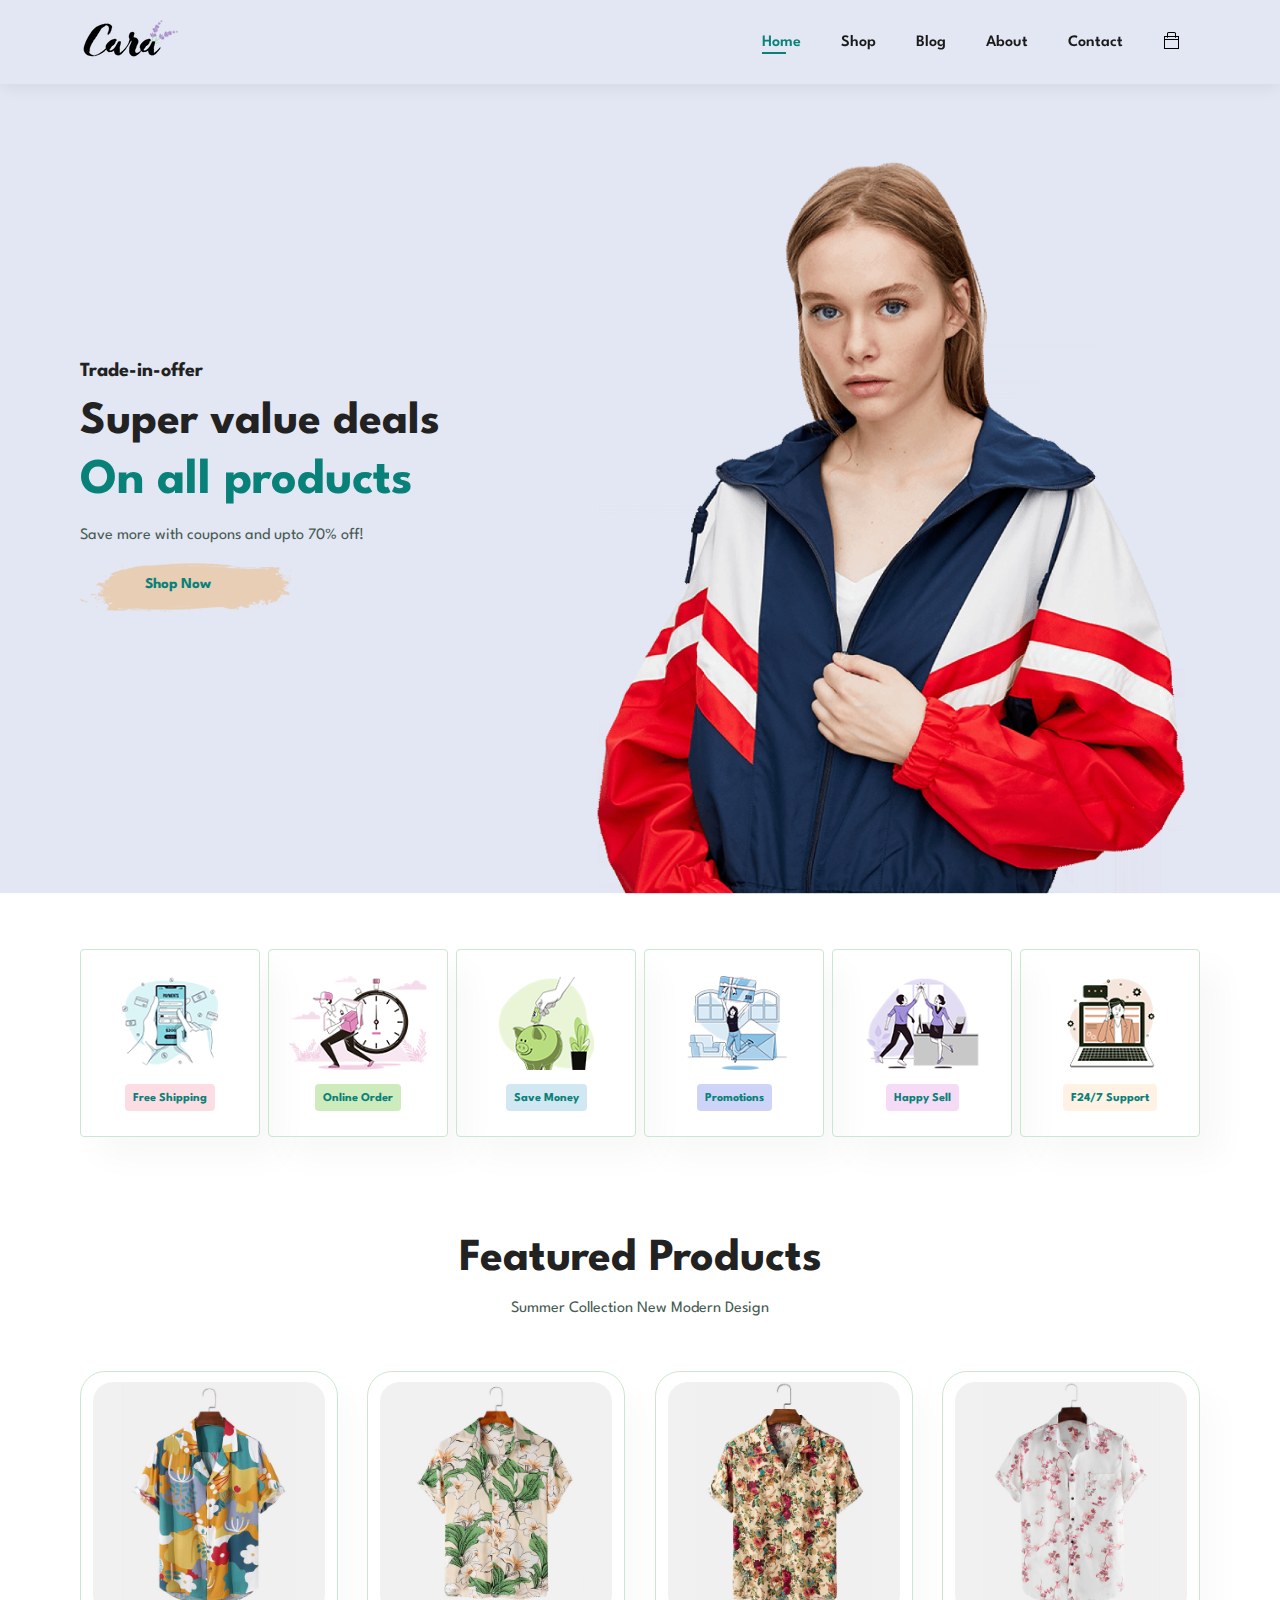
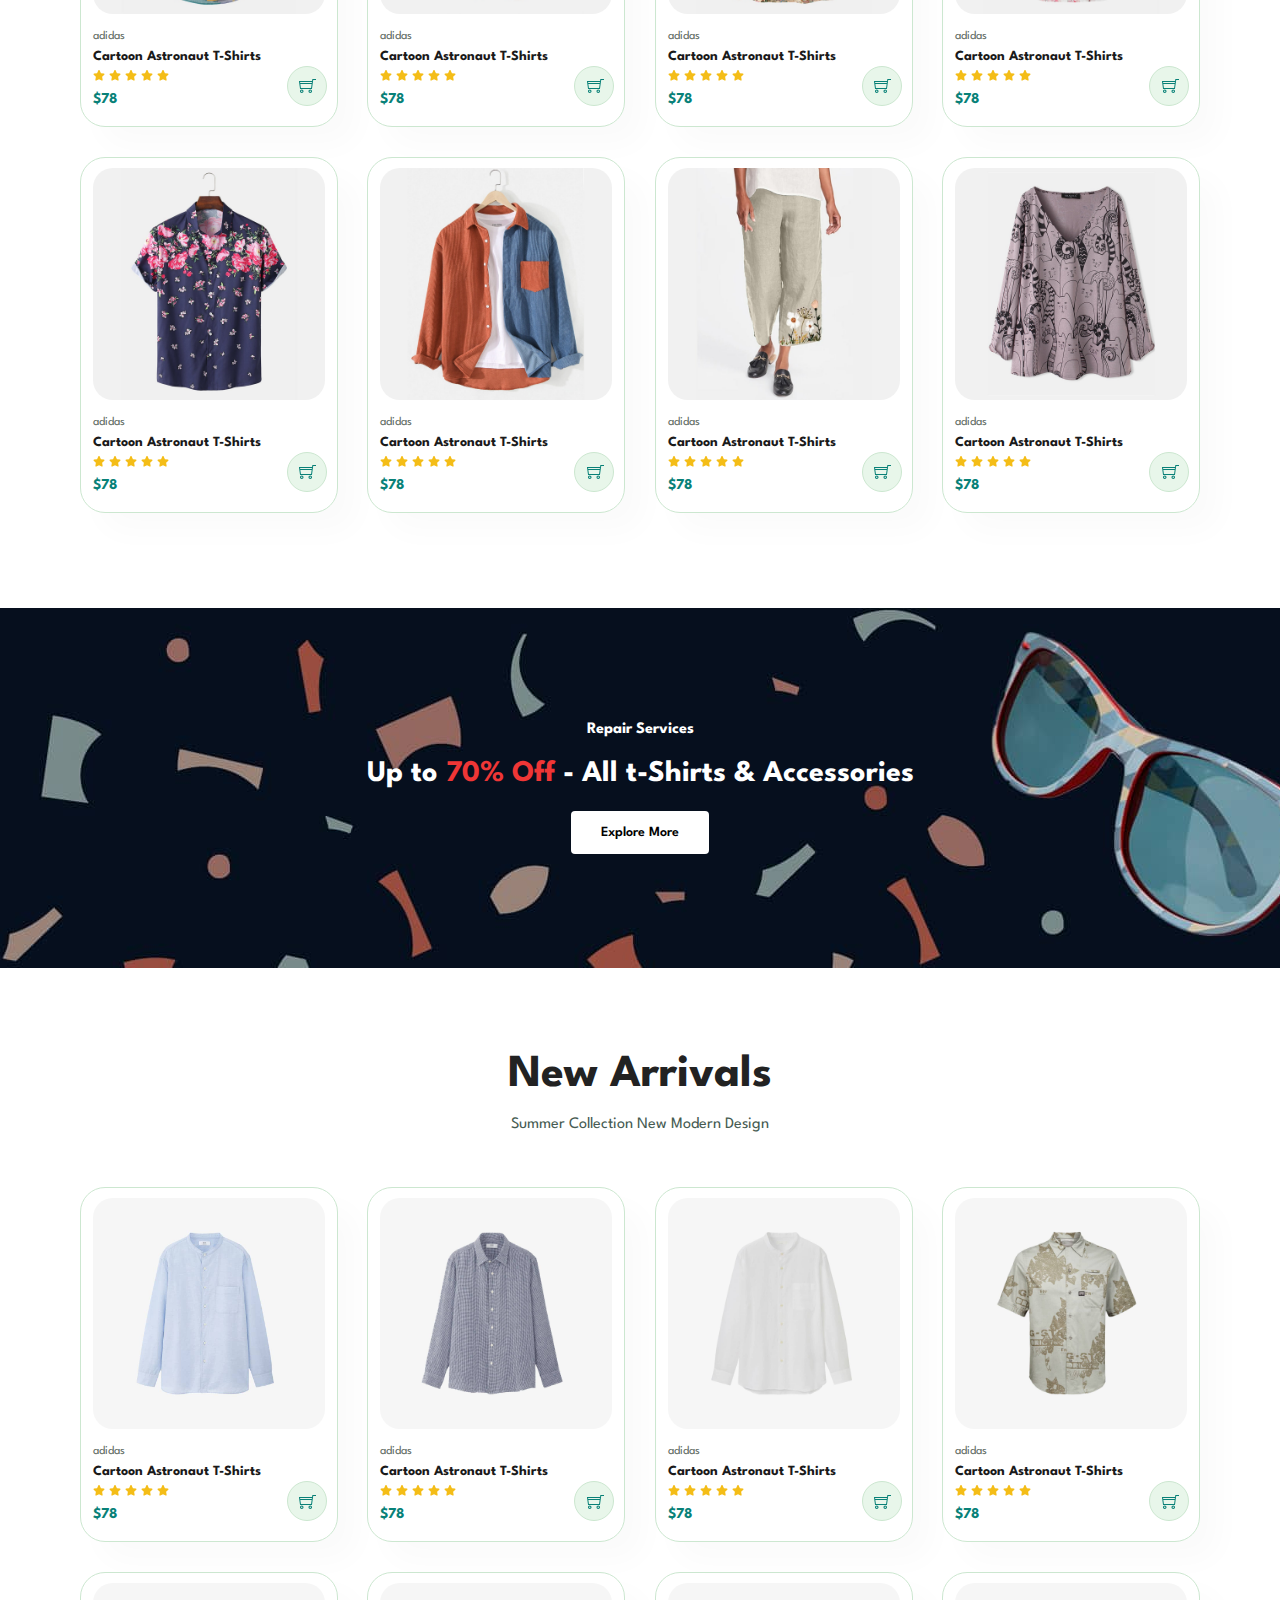
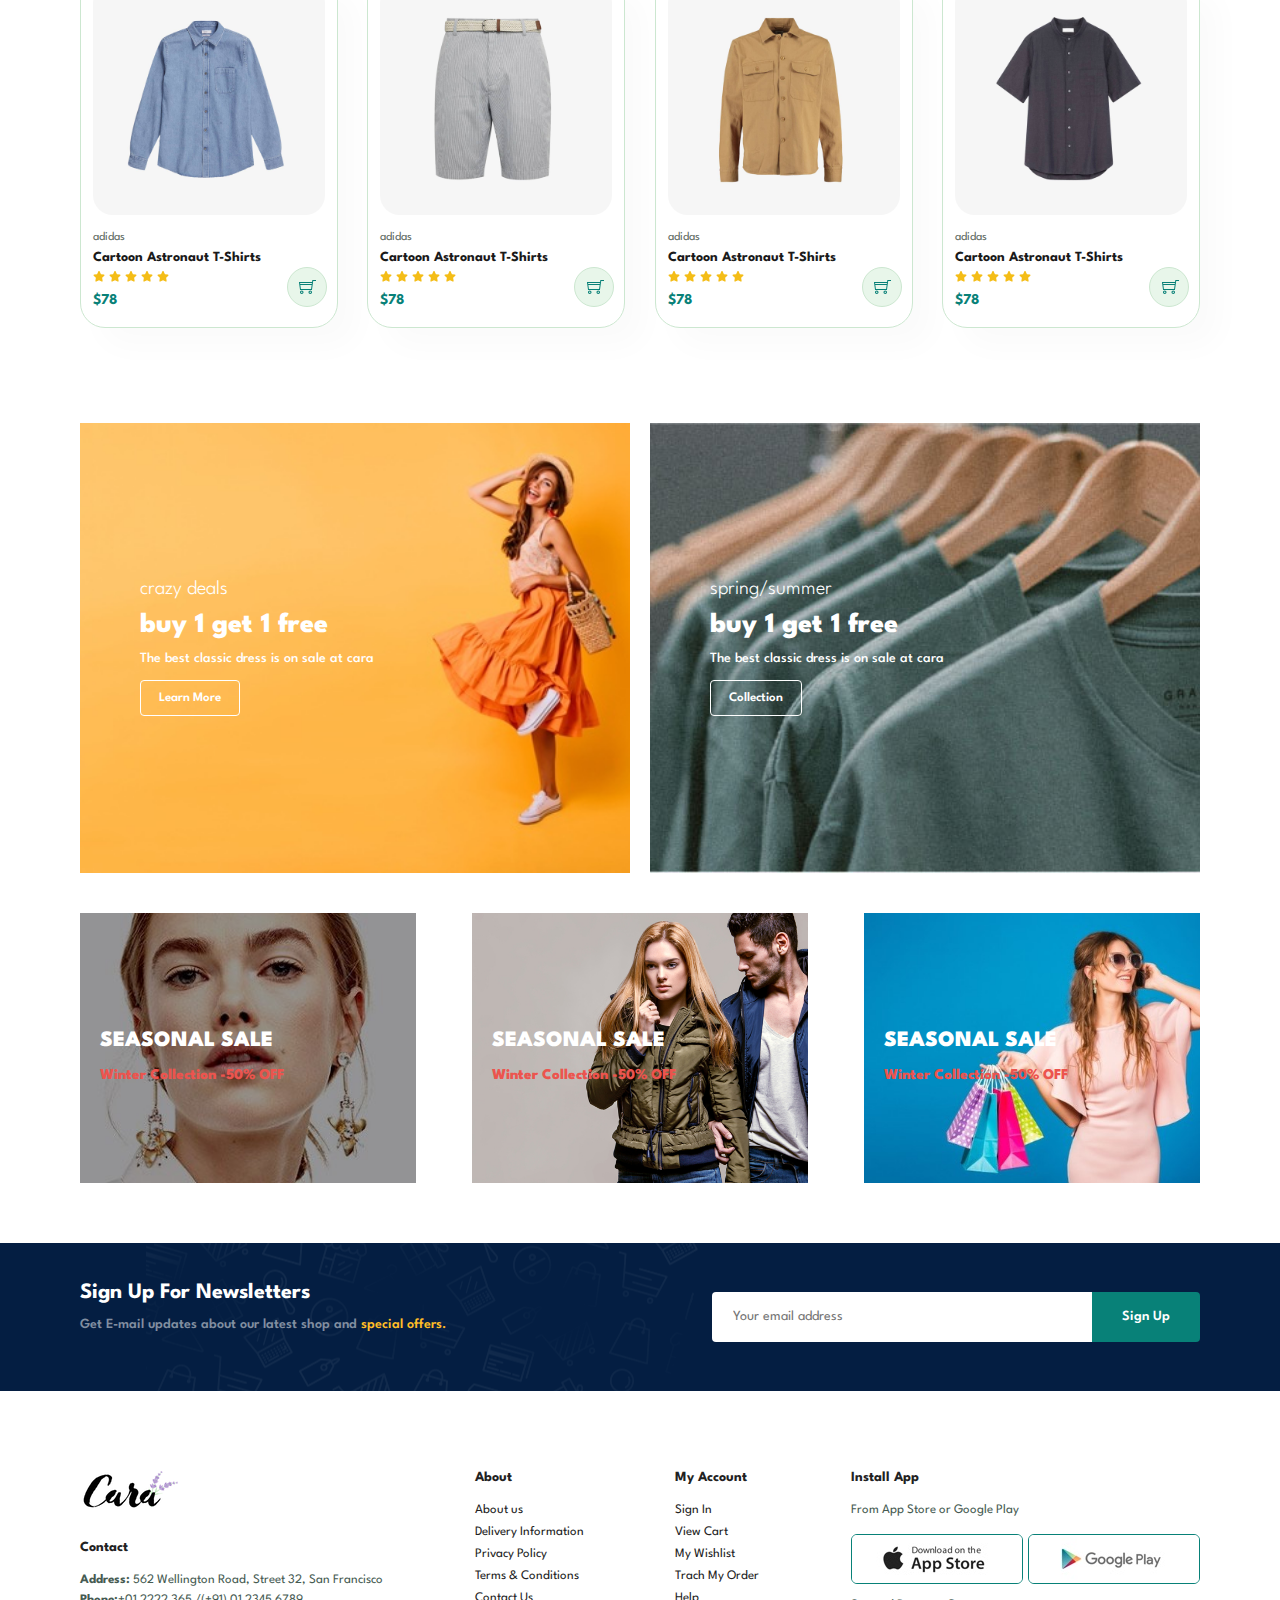
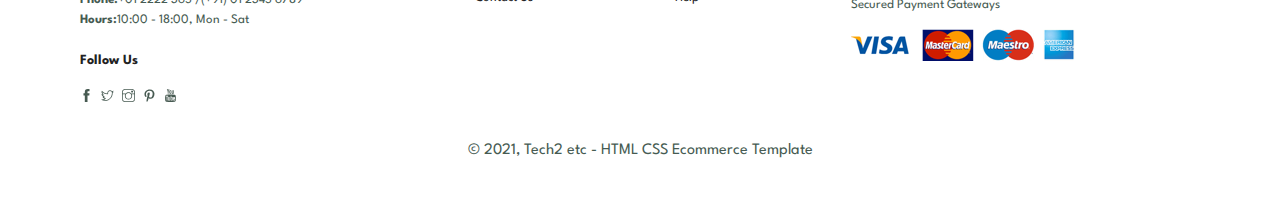
<file: index.html>
<!DOCTYPE html>
<html lang="en">
<head>
    <meta charset="UTF-8">
    <meta http-equiv="X-UA-Compatible" content="IE=edge">
    <meta name="viewport" content="width=device-width, initial-scale=1.0">
    <link rel="shortcut icon" href="./img/logo-x.png" type="image/x-icon">
    <link rel="stylesheet" href="./assets/css/main.css">
    <title>Cara Fashion</title>
</head>
<body>

    <div id="main">

        <!-- header -->
        <section id="header">
            <a href="#"><img src="img/logo.png" alt=""></a>

            <div>
                <ul id="navbar">
                    <li><a class="active" href="index.html">Home</a></li>
                    <li><a class="" href="shop.html">Shop</a></li>
                    <li><a class="" href="blog.html">Blog</a></li>
                    <li><a class="" href="about.html">About</a></li>
                    <li><a class="" href="contact.html">Contact</a></li>
                    <li class="lg-hide"><a class="" href="cart.html">
                        <svg version="1.1" xmlns="http://www.w3.org/2000/svg" xmlns:xlink="http://www.w3.org/1999/xlink" width="17" height="17" viewBox="0 0 17 17">
                            <g>
                            </g>
                                <path d="M13 4v-2.394c0-0.885-0.737-1.606-1.643-1.606h-5.699c-0.905 0-1.642 0.721-1.642 1.606v2.394h-3.016v13h15v-13h-3zM5.016 1.606c0-0.334 0.288-0.606 0.642-0.606h5.699c0.355 0 0.643 0.272 0.643 0.606v2.394h-6.984v-2.394zM15 16h-13v-8h13v8zM15 7h-13v-2h2.016v0.643h1v-0.643h6.984v0.643h1v-0.643h2v2z" fill="#000000" />
                        </svg>
                    </a></li>
                    <span id="close">
                        <svg version="1.1" xmlns="http://www.w3.org/2000/svg" xmlns:xlink="http://www.w3.org/1999/xlink" width="24" height="24" viewBox="0 0 24 24">
                            <g>
                            </g>
                                <path d="M9.207 8.5l6.646 6.646-0.707 0.707-6.646-6.646-6.646 6.646-0.707-0.707 6.646-6.646-6.647-6.646 0.707-0.707 6.647 6.646 6.646-6.646 0.707 0.707-6.646 6.646z" fill="#000000" />
                        </svg>
                    </span>
                </ul>
                
            </div>
            
            <div id="mobile">
                <a class="" href="cart.html">
                    <svg version="1.1" xmlns="http://www.w3.org/2000/svg" xmlns:xlink="http://www.w3.org/1999/xlink" width="17" height="17" viewBox="0 0 17 17">
                    <g>
                    </g>
                        <path d="M13 4v-2.394c0-0.885-0.737-1.606-1.643-1.606h-5.699c-0.905 0-1.642 0.721-1.642 1.606v2.394h-3.016v13h15v-13h-3zM5.016 1.606c0-0.334 0.288-0.606 0.642-0.606h5.699c0.355 0 0.643 0.272 0.643 0.606v2.394h-6.984v-2.394zM15 16h-13v-8h13v8zM15 7h-13v-2h2.016v0.643h1v-0.643h6.984v0.643h1v-0.643h2v2z" fill="#000000" />
                    </svg>
                </a>
                <span id="bar">
                    <svg version="1.1" xmlns="http://www.w3.org/2000/svg" xmlns:xlink="http://www.w3.org/1999/xlink" width="17" height="17" viewBox="0 0 17 17">
                        <g>
                        </g>
                            <path d="M16 3v2h-15v-2h15zM1 10h15v-2h-15v2zM1 15h15v-2h-15v2z" fill="#000000" />
                    </svg>
                </span>
            </div>
        </section>
        <!-- end header -->

        <!-- homepage -->
        <section id="hero">
            <h4>Trade-in-offer</h4>
            <h2>Super value deals</h2>
            <h1>On all products</h1>
            <p>Save more with coupons and upto 70% off!</p>
            <button>Shop Now</button>
        </section>

        <section id="featured" class="section-p1">
            <div class="fe-box">
                <img src="./img/features/f1.png" alt="">
                <h6>Free Shipping</h6>
            </div>
            <div class="fe-box">
                <img src="./img/features/f2.png" alt="">
                <h6>Online Order</h6>
            </div>
            <div class="fe-box">
                <img src="./img/features/f3.png" alt="">
                <h6>Save Money</h6>
            </div>
            <div class="fe-box">
                <img src="./img/features/f4.png" alt="">
                <h6>Promotions</h6>
            </div>
            <div class="fe-box">
                <img src="./img/features/f5.png" alt="">
                <h6>Happy Sell</h6>
            </div>
            <div class="fe-box">
                <img src="./img/features/f6.png" alt="">
                <h6>F24/7 Support</h6>
            </div>
        </section>

        <section id="product1" class="section-p1">
            <h2>Featured Products</h2>
            <p>Summer Collection New Modern Design</p>
            <div class="pro-container">
                <div class="pro">
                    <img class="img-prd" src="./img/products/f1.jpg" alt="">
                    <div class="des">
                        <span>adidas</span>
                        <h5>Cartoon Astronaut T-Shirts</h5>
                        <div class="star">
                            <svg xmlns="http://www.w3.org/2000/svg" viewBox="0 0 576 512"><path d="M316.9 18C311.6 7 300.4 0 288.1 0s-23.4 7-28.8 18L195 150.3 51.4 171.5c-12 1.8-22 10.2-25.7 21.7s-.7 24.2 7.9 32.7L137.8 329 113.2 474.7c-2 12 3 24.2 12.9 31.3s23 8 33.8 2.3l128.3-68.5 128.3 68.5c10.8 5.7 23.9 4.9 33.8-2.3s14.9-19.3 12.9-31.3L438.5 329 542.7 225.9c8.6-8.5 11.7-21.2 7.9-32.7s-13.7-19.9-25.7-21.7L381.2 150.3 316.9 18z"/></svg>
                            <svg xmlns="http://www.w3.org/2000/svg" viewBox="0 0 576 512"><path d="M316.9 18C311.6 7 300.4 0 288.1 0s-23.4 7-28.8 18L195 150.3 51.4 171.5c-12 1.8-22 10.2-25.7 21.7s-.7 24.2 7.9 32.7L137.8 329 113.2 474.7c-2 12 3 24.2 12.9 31.3s23 8 33.8 2.3l128.3-68.5 128.3 68.5c10.8 5.7 23.9 4.9 33.8-2.3s14.9-19.3 12.9-31.3L438.5 329 542.7 225.9c8.6-8.5 11.7-21.2 7.9-32.7s-13.7-19.9-25.7-21.7L381.2 150.3 316.9 18z"/></svg>
                            <svg xmlns="http://www.w3.org/2000/svg" viewBox="0 0 576 512"><path d="M316.9 18C311.6 7 300.4 0 288.1 0s-23.4 7-28.8 18L195 150.3 51.4 171.5c-12 1.8-22 10.2-25.7 21.7s-.7 24.2 7.9 32.7L137.8 329 113.2 474.7c-2 12 3 24.2 12.9 31.3s23 8 33.8 2.3l128.3-68.5 128.3 68.5c10.8 5.7 23.9 4.9 33.8-2.3s14.9-19.3 12.9-31.3L438.5 329 542.7 225.9c8.6-8.5 11.7-21.2 7.9-32.7s-13.7-19.9-25.7-21.7L381.2 150.3 316.9 18z"/></svg>
                            <svg xmlns="http://www.w3.org/2000/svg" viewBox="0 0 576 512"><path d="M316.9 18C311.6 7 300.4 0 288.1 0s-23.4 7-28.8 18L195 150.3 51.4 171.5c-12 1.8-22 10.2-25.7 21.7s-.7 24.2 7.9 32.7L137.8 329 113.2 474.7c-2 12 3 24.2 12.9 31.3s23 8 33.8 2.3l128.3-68.5 128.3 68.5c10.8 5.7 23.9 4.9 33.8-2.3s14.9-19.3 12.9-31.3L438.5 329 542.7 225.9c8.6-8.5 11.7-21.2 7.9-32.7s-13.7-19.9-25.7-21.7L381.2 150.3 316.9 18z"/></svg>
                            <svg xmlns="http://www.w3.org/2000/svg" viewBox="0 0 576 512"><path d="M316.9 18C311.6 7 300.4 0 288.1 0s-23.4 7-28.8 18L195 150.3 51.4 171.5c-12 1.8-22 10.2-25.7 21.7s-.7 24.2 7.9 32.7L137.8 329 113.2 474.7c-2 12 3 24.2 12.9 31.3s23 8 33.8 2.3l128.3-68.5 128.3 68.5c10.8 5.7 23.9 4.9 33.8-2.3s14.9-19.3 12.9-31.3L438.5 329 542.7 225.9c8.6-8.5 11.7-21.2 7.9-32.7s-13.7-19.9-25.7-21.7L381.2 150.3 316.9 18z"/></svg>
                        </div>
                        <h4>$78</h4>
                    </div>
                    <a href="#" class="cart">
                        <svg version="1.1" xmlns="http://www.w3.org/2000/svg" xmlns:xlink="http://www.w3.org/1999/xlink" width="17" height="17" viewBox="0 0 17 17">
                        <g>
                        </g>
                            <path d="M2.75 12.5c-0.965 0-1.75 0.785-1.75 1.75s0.785 1.75 1.75 1.75 1.75-0.785 1.75-1.75-0.785-1.75-1.75-1.75zM2.75 15c-0.414 0-0.75-0.337-0.75-0.75s0.336-0.75 0.75-0.75 0.75 0.337 0.75 0.75-0.336 0.75-0.75 0.75zM11.25 12.5c-0.965 0-1.75 0.785-1.75 1.75s0.785 1.75 1.75 1.75 1.75-0.785 1.75-1.75-0.785-1.75-1.75-1.75zM11.25 15c-0.414 0-0.75-0.337-0.75-0.75s0.336-0.75 0.75-0.75 0.75 0.337 0.75 0.75-0.336 0.75-0.75 0.75zM13.371 2l-0.302 2h-13.143l1.118 8.036h11.913l1.038-7.463 0.236-1.573h2.769v-1h-3.629zM12.926 5l-0.139 1h-11.574l-0.139-1h11.852zM1.914 11.036l-0.561-4.036h11.295l-0.561 4.036h-10.173z" fill="#000000"/>
                        </svg>
                    </a>
                </div>
                <div class="pro">
                    <img class="img-prd" src="./img/products/f2.jpg" alt="">
                    <div class="des">
                        <span>adidas</span>
                        <h5>Cartoon Astronaut T-Shirts</h5>
                        <div class="star">
                            <svg xmlns="http://www.w3.org/2000/svg" viewBox="0 0 576 512"><path d="M316.9 18C311.6 7 300.4 0 288.1 0s-23.4 7-28.8 18L195 150.3 51.4 171.5c-12 1.8-22 10.2-25.7 21.7s-.7 24.2 7.9 32.7L137.8 329 113.2 474.7c-2 12 3 24.2 12.9 31.3s23 8 33.8 2.3l128.3-68.5 128.3 68.5c10.8 5.7 23.9 4.9 33.8-2.3s14.9-19.3 12.9-31.3L438.5 329 542.7 225.9c8.6-8.5 11.7-21.2 7.9-32.7s-13.7-19.9-25.7-21.7L381.2 150.3 316.9 18z"/></svg>
                            <svg xmlns="http://www.w3.org/2000/svg" viewBox="0 0 576 512"><path d="M316.9 18C311.6 7 300.4 0 288.1 0s-23.4 7-28.8 18L195 150.3 51.4 171.5c-12 1.8-22 10.2-25.7 21.7s-.7 24.2 7.9 32.7L137.8 329 113.2 474.7c-2 12 3 24.2 12.9 31.3s23 8 33.8 2.3l128.3-68.5 128.3 68.5c10.8 5.7 23.9 4.9 33.8-2.3s14.9-19.3 12.9-31.3L438.5 329 542.7 225.9c8.6-8.5 11.7-21.2 7.9-32.7s-13.7-19.9-25.7-21.7L381.2 150.3 316.9 18z"/></svg>
                            <svg xmlns="http://www.w3.org/2000/svg" viewBox="0 0 576 512"><path d="M316.9 18C311.6 7 300.4 0 288.1 0s-23.4 7-28.8 18L195 150.3 51.4 171.5c-12 1.8-22 10.2-25.7 21.7s-.7 24.2 7.9 32.7L137.8 329 113.2 474.7c-2 12 3 24.2 12.9 31.3s23 8 33.8 2.3l128.3-68.5 128.3 68.5c10.8 5.7 23.9 4.9 33.8-2.3s14.9-19.3 12.9-31.3L438.5 329 542.7 225.9c8.6-8.5 11.7-21.2 7.9-32.7s-13.7-19.9-25.7-21.7L381.2 150.3 316.9 18z"/></svg>
                            <svg xmlns="http://www.w3.org/2000/svg" viewBox="0 0 576 512"><path d="M316.9 18C311.6 7 300.4 0 288.1 0s-23.4 7-28.8 18L195 150.3 51.4 171.5c-12 1.8-22 10.2-25.7 21.7s-.7 24.2 7.9 32.7L137.8 329 113.2 474.7c-2 12 3 24.2 12.9 31.3s23 8 33.8 2.3l128.3-68.5 128.3 68.5c10.8 5.7 23.9 4.9 33.8-2.3s14.9-19.3 12.9-31.3L438.5 329 542.7 225.9c8.6-8.5 11.7-21.2 7.9-32.7s-13.7-19.9-25.7-21.7L381.2 150.3 316.9 18z"/></svg>
                            <svg xmlns="http://www.w3.org/2000/svg" viewBox="0 0 576 512"><path d="M316.9 18C311.6 7 300.4 0 288.1 0s-23.4 7-28.8 18L195 150.3 51.4 171.5c-12 1.8-22 10.2-25.7 21.7s-.7 24.2 7.9 32.7L137.8 329 113.2 474.7c-2 12 3 24.2 12.9 31.3s23 8 33.8 2.3l128.3-68.5 128.3 68.5c10.8 5.7 23.9 4.9 33.8-2.3s14.9-19.3 12.9-31.3L438.5 329 542.7 225.9c8.6-8.5 11.7-21.2 7.9-32.7s-13.7-19.9-25.7-21.7L381.2 150.3 316.9 18z"/></svg>
                        </div>
                        <h4>$78</h4>
                    </div>
                    <a href="#" class="cart">
                        <svg version="1.1" xmlns="http://www.w3.org/2000/svg" xmlns:xlink="http://www.w3.org/1999/xlink" width="17" height="17" viewBox="0 0 17 17">
                        <g>
                        </g>
                            <path d="M2.75 12.5c-0.965 0-1.75 0.785-1.75 1.75s0.785 1.75 1.75 1.75 1.75-0.785 1.75-1.75-0.785-1.75-1.75-1.75zM2.75 15c-0.414 0-0.75-0.337-0.75-0.75s0.336-0.75 0.75-0.75 0.75 0.337 0.75 0.75-0.336 0.75-0.75 0.75zM11.25 12.5c-0.965 0-1.75 0.785-1.75 1.75s0.785 1.75 1.75 1.75 1.75-0.785 1.75-1.75-0.785-1.75-1.75-1.75zM11.25 15c-0.414 0-0.75-0.337-0.75-0.75s0.336-0.75 0.75-0.75 0.75 0.337 0.75 0.75-0.336 0.75-0.75 0.75zM13.371 2l-0.302 2h-13.143l1.118 8.036h11.913l1.038-7.463 0.236-1.573h2.769v-1h-3.629zM12.926 5l-0.139 1h-11.574l-0.139-1h11.852zM1.914 11.036l-0.561-4.036h11.295l-0.561 4.036h-10.173z" fill="#000000"/>
                        </svg>
                    </a>
                </div>
                <div class="pro">
                    <img class="img-prd" src="./img/products/f3.jpg" alt="">
                    <div class="des">
                        <span>adidas</span>
                        <h5>Cartoon Astronaut T-Shirts</h5>
                        <div class="star">
                            <svg xmlns="http://www.w3.org/2000/svg" viewBox="0 0 576 512"><path d="M316.9 18C311.6 7 300.4 0 288.1 0s-23.4 7-28.8 18L195 150.3 51.4 171.5c-12 1.8-22 10.2-25.7 21.7s-.7 24.2 7.9 32.7L137.8 329 113.2 474.7c-2 12 3 24.2 12.9 31.3s23 8 33.8 2.3l128.3-68.5 128.3 68.5c10.8 5.7 23.9 4.9 33.8-2.3s14.9-19.3 12.9-31.3L438.5 329 542.7 225.9c8.6-8.5 11.7-21.2 7.9-32.7s-13.7-19.9-25.7-21.7L381.2 150.3 316.9 18z"/></svg>
                            <svg xmlns="http://www.w3.org/2000/svg" viewBox="0 0 576 512"><path d="M316.9 18C311.6 7 300.4 0 288.1 0s-23.4 7-28.8 18L195 150.3 51.4 171.5c-12 1.8-22 10.2-25.7 21.7s-.7 24.2 7.9 32.7L137.8 329 113.2 474.7c-2 12 3 24.2 12.9 31.3s23 8 33.8 2.3l128.3-68.5 128.3 68.5c10.8 5.7 23.9 4.9 33.8-2.3s14.9-19.3 12.9-31.3L438.5 329 542.7 225.9c8.6-8.5 11.7-21.2 7.9-32.7s-13.7-19.9-25.7-21.7L381.2 150.3 316.9 18z"/></svg>
                            <svg xmlns="http://www.w3.org/2000/svg" viewBox="0 0 576 512"><path d="M316.9 18C311.6 7 300.4 0 288.1 0s-23.4 7-28.8 18L195 150.3 51.4 171.5c-12 1.8-22 10.2-25.7 21.7s-.7 24.2 7.9 32.7L137.8 329 113.2 474.7c-2 12 3 24.2 12.9 31.3s23 8 33.8 2.3l128.3-68.5 128.3 68.5c10.8 5.7 23.9 4.9 33.8-2.3s14.9-19.3 12.9-31.3L438.5 329 542.7 225.9c8.6-8.5 11.7-21.2 7.9-32.7s-13.7-19.9-25.7-21.7L381.2 150.3 316.9 18z"/></svg>
                            <svg xmlns="http://www.w3.org/2000/svg" viewBox="0 0 576 512"><path d="M316.9 18C311.6 7 300.4 0 288.1 0s-23.4 7-28.8 18L195 150.3 51.4 171.5c-12 1.8-22 10.2-25.7 21.7s-.7 24.2 7.9 32.7L137.8 329 113.2 474.7c-2 12 3 24.2 12.9 31.3s23 8 33.8 2.3l128.3-68.5 128.3 68.5c10.8 5.7 23.9 4.9 33.8-2.3s14.9-19.3 12.9-31.3L438.5 329 542.7 225.9c8.6-8.5 11.7-21.2 7.9-32.7s-13.7-19.9-25.7-21.7L381.2 150.3 316.9 18z"/></svg>
                            <svg xmlns="http://www.w3.org/2000/svg" viewBox="0 0 576 512"><path d="M316.9 18C311.6 7 300.4 0 288.1 0s-23.4 7-28.8 18L195 150.3 51.4 171.5c-12 1.8-22 10.2-25.7 21.7s-.7 24.2 7.9 32.7L137.8 329 113.2 474.7c-2 12 3 24.2 12.9 31.3s23 8 33.8 2.3l128.3-68.5 128.3 68.5c10.8 5.7 23.9 4.9 33.8-2.3s14.9-19.3 12.9-31.3L438.5 329 542.7 225.9c8.6-8.5 11.7-21.2 7.9-32.7s-13.7-19.9-25.7-21.7L381.2 150.3 316.9 18z"/></svg>
                        </div>
                        <h4>$78</h4>
                    </div>
                    <a href="#" class="cart">
                        <svg version="1.1" xmlns="http://www.w3.org/2000/svg" xmlns:xlink="http://www.w3.org/1999/xlink" width="17" height="17" viewBox="0 0 17 17">
                        <g>
                        </g>
                            <path d="M2.75 12.5c-0.965 0-1.75 0.785-1.75 1.75s0.785 1.75 1.75 1.75 1.75-0.785 1.75-1.75-0.785-1.75-1.75-1.75zM2.75 15c-0.414 0-0.75-0.337-0.75-0.75s0.336-0.75 0.75-0.75 0.75 0.337 0.75 0.75-0.336 0.75-0.75 0.75zM11.25 12.5c-0.965 0-1.75 0.785-1.75 1.75s0.785 1.75 1.75 1.75 1.75-0.785 1.75-1.75-0.785-1.75-1.75-1.75zM11.25 15c-0.414 0-0.75-0.337-0.75-0.75s0.336-0.75 0.75-0.75 0.75 0.337 0.75 0.75-0.336 0.75-0.75 0.75zM13.371 2l-0.302 2h-13.143l1.118 8.036h11.913l1.038-7.463 0.236-1.573h2.769v-1h-3.629zM12.926 5l-0.139 1h-11.574l-0.139-1h11.852zM1.914 11.036l-0.561-4.036h11.295l-0.561 4.036h-10.173z" fill="#000000"/>
                        </svg>
                    </a>
                </div>
                <div class="pro">
                    <img class="img-prd" src="./img/products/f4.jpg" alt="">
                    <div class="des">
                        <span>adidas</span>
                        <h5>Cartoon Astronaut T-Shirts</h5>
                        <div class="star">
                            <svg xmlns="http://www.w3.org/2000/svg" viewBox="0 0 576 512"><path d="M316.9 18C311.6 7 300.4 0 288.1 0s-23.4 7-28.8 18L195 150.3 51.4 171.5c-12 1.8-22 10.2-25.7 21.7s-.7 24.2 7.9 32.7L137.8 329 113.2 474.7c-2 12 3 24.2 12.9 31.3s23 8 33.8 2.3l128.3-68.5 128.3 68.5c10.8 5.7 23.9 4.9 33.8-2.3s14.9-19.3 12.9-31.3L438.5 329 542.7 225.9c8.6-8.5 11.7-21.2 7.9-32.7s-13.7-19.9-25.7-21.7L381.2 150.3 316.9 18z"/></svg>
                            <svg xmlns="http://www.w3.org/2000/svg" viewBox="0 0 576 512"><path d="M316.9 18C311.6 7 300.4 0 288.1 0s-23.4 7-28.8 18L195 150.3 51.4 171.5c-12 1.8-22 10.2-25.7 21.7s-.7 24.2 7.9 32.7L137.8 329 113.2 474.7c-2 12 3 24.2 12.9 31.3s23 8 33.8 2.3l128.3-68.5 128.3 68.5c10.8 5.7 23.9 4.9 33.8-2.3s14.9-19.3 12.9-31.3L438.5 329 542.7 225.9c8.6-8.5 11.7-21.2 7.9-32.7s-13.7-19.9-25.7-21.7L381.2 150.3 316.9 18z"/></svg>
                            <svg xmlns="http://www.w3.org/2000/svg" viewBox="0 0 576 512"><path d="M316.9 18C311.6 7 300.4 0 288.1 0s-23.4 7-28.8 18L195 150.3 51.4 171.5c-12 1.8-22 10.2-25.7 21.7s-.7 24.2 7.9 32.7L137.8 329 113.2 474.7c-2 12 3 24.2 12.9 31.3s23 8 33.8 2.3l128.3-68.5 128.3 68.5c10.8 5.7 23.9 4.9 33.8-2.3s14.9-19.3 12.9-31.3L438.5 329 542.7 225.9c8.6-8.5 11.7-21.2 7.9-32.7s-13.7-19.9-25.7-21.7L381.2 150.3 316.9 18z"/></svg>
                            <svg xmlns="http://www.w3.org/2000/svg" viewBox="0 0 576 512"><path d="M316.9 18C311.6 7 300.4 0 288.1 0s-23.4 7-28.8 18L195 150.3 51.4 171.5c-12 1.8-22 10.2-25.7 21.7s-.7 24.2 7.9 32.7L137.8 329 113.2 474.7c-2 12 3 24.2 12.9 31.3s23 8 33.8 2.3l128.3-68.5 128.3 68.5c10.8 5.7 23.9 4.9 33.8-2.3s14.9-19.3 12.9-31.3L438.5 329 542.7 225.9c8.6-8.5 11.7-21.2 7.9-32.7s-13.7-19.9-25.7-21.7L381.2 150.3 316.9 18z"/></svg>
                            <svg xmlns="http://www.w3.org/2000/svg" viewBox="0 0 576 512"><path d="M316.9 18C311.6 7 300.4 0 288.1 0s-23.4 7-28.8 18L195 150.3 51.4 171.5c-12 1.8-22 10.2-25.7 21.7s-.7 24.2 7.9 32.7L137.8 329 113.2 474.7c-2 12 3 24.2 12.9 31.3s23 8 33.8 2.3l128.3-68.5 128.3 68.5c10.8 5.7 23.9 4.9 33.8-2.3s14.9-19.3 12.9-31.3L438.5 329 542.7 225.9c8.6-8.5 11.7-21.2 7.9-32.7s-13.7-19.9-25.7-21.7L381.2 150.3 316.9 18z"/></svg>
                        </div>
                        <h4>$78</h4>
                    </div>
                    <a href="#" class="cart">
                        <svg version="1.1" xmlns="http://www.w3.org/2000/svg" xmlns:xlink="http://www.w3.org/1999/xlink" width="17" height="17" viewBox="0 0 17 17">
                        <g>
                        </g>
                            <path d="M2.75 12.5c-0.965 0-1.75 0.785-1.75 1.75s0.785 1.75 1.75 1.75 1.75-0.785 1.75-1.75-0.785-1.75-1.75-1.75zM2.75 15c-0.414 0-0.75-0.337-0.75-0.75s0.336-0.75 0.75-0.75 0.75 0.337 0.75 0.75-0.336 0.75-0.75 0.75zM11.25 12.5c-0.965 0-1.75 0.785-1.75 1.75s0.785 1.75 1.75 1.75 1.75-0.785 1.75-1.75-0.785-1.75-1.75-1.75zM11.25 15c-0.414 0-0.75-0.337-0.75-0.75s0.336-0.75 0.75-0.75 0.75 0.337 0.75 0.75-0.336 0.75-0.75 0.75zM13.371 2l-0.302 2h-13.143l1.118 8.036h11.913l1.038-7.463 0.236-1.573h2.769v-1h-3.629zM12.926 5l-0.139 1h-11.574l-0.139-1h11.852zM1.914 11.036l-0.561-4.036h11.295l-0.561 4.036h-10.173z" fill="#000000"/>
                        </svg>
                    </a>
                </div>
                <div class="pro">
                    <img class="img-prd" src="./img/products/f5.jpg" alt="">
                    <div class="des">
                        <span>adidas</span>
                        <h5>Cartoon Astronaut T-Shirts</h5>
                        <div class="star">
                            <svg xmlns="http://www.w3.org/2000/svg" viewBox="0 0 576 512"><path d="M316.9 18C311.6 7 300.4 0 288.1 0s-23.4 7-28.8 18L195 150.3 51.4 171.5c-12 1.8-22 10.2-25.7 21.7s-.7 24.2 7.9 32.7L137.8 329 113.2 474.7c-2 12 3 24.2 12.9 31.3s23 8 33.8 2.3l128.3-68.5 128.3 68.5c10.8 5.7 23.9 4.9 33.8-2.3s14.9-19.3 12.9-31.3L438.5 329 542.7 225.9c8.6-8.5 11.7-21.2 7.9-32.7s-13.7-19.9-25.7-21.7L381.2 150.3 316.9 18z"/></svg>
                            <svg xmlns="http://www.w3.org/2000/svg" viewBox="0 0 576 512"><path d="M316.9 18C311.6 7 300.4 0 288.1 0s-23.4 7-28.8 18L195 150.3 51.4 171.5c-12 1.8-22 10.2-25.7 21.7s-.7 24.2 7.9 32.7L137.8 329 113.2 474.7c-2 12 3 24.2 12.9 31.3s23 8 33.8 2.3l128.3-68.5 128.3 68.5c10.8 5.7 23.9 4.9 33.8-2.3s14.9-19.3 12.9-31.3L438.5 329 542.7 225.9c8.6-8.5 11.7-21.2 7.9-32.7s-13.7-19.9-25.7-21.7L381.2 150.3 316.9 18z"/></svg>
                            <svg xmlns="http://www.w3.org/2000/svg" viewBox="0 0 576 512"><path d="M316.9 18C311.6 7 300.4 0 288.1 0s-23.4 7-28.8 18L195 150.3 51.4 171.5c-12 1.8-22 10.2-25.7 21.7s-.7 24.2 7.9 32.7L137.8 329 113.2 474.7c-2 12 3 24.2 12.9 31.3s23 8 33.8 2.3l128.3-68.5 128.3 68.5c10.8 5.7 23.9 4.9 33.8-2.3s14.9-19.3 12.9-31.3L438.5 329 542.7 225.9c8.6-8.5 11.7-21.2 7.9-32.7s-13.7-19.9-25.7-21.7L381.2 150.3 316.9 18z"/></svg>
                            <svg xmlns="http://www.w3.org/2000/svg" viewBox="0 0 576 512"><path d="M316.9 18C311.6 7 300.4 0 288.1 0s-23.4 7-28.8 18L195 150.3 51.4 171.5c-12 1.8-22 10.2-25.7 21.7s-.7 24.2 7.9 32.7L137.8 329 113.2 474.7c-2 12 3 24.2 12.9 31.3s23 8 33.8 2.3l128.3-68.5 128.3 68.5c10.8 5.7 23.9 4.9 33.8-2.3s14.9-19.3 12.9-31.3L438.5 329 542.7 225.9c8.6-8.5 11.7-21.2 7.9-32.7s-13.7-19.9-25.7-21.7L381.2 150.3 316.9 18z"/></svg>
                            <svg xmlns="http://www.w3.org/2000/svg" viewBox="0 0 576 512"><path d="M316.9 18C311.6 7 300.4 0 288.1 0s-23.4 7-28.8 18L195 150.3 51.4 171.5c-12 1.8-22 10.2-25.7 21.7s-.7 24.2 7.9 32.7L137.8 329 113.2 474.7c-2 12 3 24.2 12.9 31.3s23 8 33.8 2.3l128.3-68.5 128.3 68.5c10.8 5.7 23.9 4.9 33.8-2.3s14.9-19.3 12.9-31.3L438.5 329 542.7 225.9c8.6-8.5 11.7-21.2 7.9-32.7s-13.7-19.9-25.7-21.7L381.2 150.3 316.9 18z"/></svg>
                        </div>
                        <h4>$78</h4>
                    </div>
                    <a href="#" class="cart">
                        <svg version="1.1" xmlns="http://www.w3.org/2000/svg" xmlns:xlink="http://www.w3.org/1999/xlink" width="17" height="17" viewBox="0 0 17 17">
                        <g>
                        </g>
                            <path d="M2.75 12.5c-0.965 0-1.75 0.785-1.75 1.75s0.785 1.75 1.75 1.75 1.75-0.785 1.75-1.75-0.785-1.75-1.75-1.75zM2.75 15c-0.414 0-0.75-0.337-0.75-0.75s0.336-0.75 0.75-0.75 0.75 0.337 0.75 0.75-0.336 0.75-0.75 0.75zM11.25 12.5c-0.965 0-1.75 0.785-1.75 1.75s0.785 1.75 1.75 1.75 1.75-0.785 1.75-1.75-0.785-1.75-1.75-1.75zM11.25 15c-0.414 0-0.75-0.337-0.75-0.75s0.336-0.75 0.75-0.75 0.75 0.337 0.75 0.75-0.336 0.75-0.75 0.75zM13.371 2l-0.302 2h-13.143l1.118 8.036h11.913l1.038-7.463 0.236-1.573h2.769v-1h-3.629zM12.926 5l-0.139 1h-11.574l-0.139-1h11.852zM1.914 11.036l-0.561-4.036h11.295l-0.561 4.036h-10.173z" fill="#000000"/>
                        </svg>
                    </a>
                </div>
                <div class="pro">
                    <img class="img-prd" src="./img/products/f6.jpg" alt="">
                    <div class="des">
                        <span>adidas</span>
                        <h5>Cartoon Astronaut T-Shirts</h5>
                        <div class="star">
                            <svg xmlns="http://www.w3.org/2000/svg" viewBox="0 0 576 512"><path d="M316.9 18C311.6 7 300.4 0 288.1 0s-23.4 7-28.8 18L195 150.3 51.4 171.5c-12 1.8-22 10.2-25.7 21.7s-.7 24.2 7.9 32.7L137.8 329 113.2 474.7c-2 12 3 24.2 12.9 31.3s23 8 33.8 2.3l128.3-68.5 128.3 68.5c10.8 5.7 23.9 4.9 33.8-2.3s14.9-19.3 12.9-31.3L438.5 329 542.7 225.9c8.6-8.5 11.7-21.2 7.9-32.7s-13.7-19.9-25.7-21.7L381.2 150.3 316.9 18z"/></svg>
                            <svg xmlns="http://www.w3.org/2000/svg" viewBox="0 0 576 512"><path d="M316.9 18C311.6 7 300.4 0 288.1 0s-23.4 7-28.8 18L195 150.3 51.4 171.5c-12 1.8-22 10.2-25.7 21.7s-.7 24.2 7.9 32.7L137.8 329 113.2 474.7c-2 12 3 24.2 12.9 31.3s23 8 33.8 2.3l128.3-68.5 128.3 68.5c10.8 5.7 23.9 4.9 33.8-2.3s14.9-19.3 12.9-31.3L438.5 329 542.7 225.9c8.6-8.5 11.7-21.2 7.9-32.7s-13.7-19.9-25.7-21.7L381.2 150.3 316.9 18z"/></svg>
                            <svg xmlns="http://www.w3.org/2000/svg" viewBox="0 0 576 512"><path d="M316.9 18C311.6 7 300.4 0 288.1 0s-23.4 7-28.8 18L195 150.3 51.4 171.5c-12 1.8-22 10.2-25.7 21.7s-.7 24.2 7.9 32.7L137.8 329 113.2 474.7c-2 12 3 24.2 12.9 31.3s23 8 33.8 2.3l128.3-68.5 128.3 68.5c10.8 5.7 23.9 4.9 33.8-2.3s14.9-19.3 12.9-31.3L438.5 329 542.7 225.9c8.6-8.5 11.7-21.2 7.9-32.7s-13.7-19.9-25.7-21.7L381.2 150.3 316.9 18z"/></svg>
                            <svg xmlns="http://www.w3.org/2000/svg" viewBox="0 0 576 512"><path d="M316.9 18C311.6 7 300.4 0 288.1 0s-23.4 7-28.8 18L195 150.3 51.4 171.5c-12 1.8-22 10.2-25.7 21.7s-.7 24.2 7.9 32.7L137.8 329 113.2 474.7c-2 12 3 24.2 12.9 31.3s23 8 33.8 2.3l128.3-68.5 128.3 68.5c10.8 5.7 23.9 4.9 33.8-2.3s14.9-19.3 12.9-31.3L438.5 329 542.7 225.9c8.6-8.5 11.7-21.2 7.9-32.7s-13.7-19.9-25.7-21.7L381.2 150.3 316.9 18z"/></svg>
                            <svg xmlns="http://www.w3.org/2000/svg" viewBox="0 0 576 512"><path d="M316.9 18C311.6 7 300.4 0 288.1 0s-23.4 7-28.8 18L195 150.3 51.4 171.5c-12 1.8-22 10.2-25.7 21.7s-.7 24.2 7.9 32.7L137.8 329 113.2 474.7c-2 12 3 24.2 12.9 31.3s23 8 33.8 2.3l128.3-68.5 128.3 68.5c10.8 5.7 23.9 4.9 33.8-2.3s14.9-19.3 12.9-31.3L438.5 329 542.7 225.9c8.6-8.5 11.7-21.2 7.9-32.7s-13.7-19.9-25.7-21.7L381.2 150.3 316.9 18z"/></svg>
                        </div>
                        <h4>$78</h4>
                    </div>
                    <a href="#" class="cart">
                        <svg version="1.1" xmlns="http://www.w3.org/2000/svg" xmlns:xlink="http://www.w3.org/1999/xlink" width="17" height="17" viewBox="0 0 17 17">
                        <g>
                        </g>
                            <path d="M2.75 12.5c-0.965 0-1.75 0.785-1.75 1.75s0.785 1.75 1.75 1.75 1.75-0.785 1.75-1.75-0.785-1.75-1.75-1.75zM2.75 15c-0.414 0-0.75-0.337-0.75-0.75s0.336-0.75 0.75-0.75 0.75 0.337 0.75 0.75-0.336 0.75-0.75 0.75zM11.25 12.5c-0.965 0-1.75 0.785-1.75 1.75s0.785 1.75 1.75 1.75 1.75-0.785 1.75-1.75-0.785-1.75-1.75-1.75zM11.25 15c-0.414 0-0.75-0.337-0.75-0.75s0.336-0.75 0.75-0.75 0.75 0.337 0.75 0.75-0.336 0.75-0.75 0.75zM13.371 2l-0.302 2h-13.143l1.118 8.036h11.913l1.038-7.463 0.236-1.573h2.769v-1h-3.629zM12.926 5l-0.139 1h-11.574l-0.139-1h11.852zM1.914 11.036l-0.561-4.036h11.295l-0.561 4.036h-10.173z" fill="#000000"/>
                        </svg>
                    </a>
                </div>
                <div class="pro">
                    <img class="img-prd" src="./img/products/f7.jpg" alt="">
                    <div class="des">
                        <span>adidas</span>
                        <h5>Cartoon Astronaut T-Shirts</h5>
                        <div class="star">
                            <svg xmlns="http://www.w3.org/2000/svg" viewBox="0 0 576 512"><path d="M316.9 18C311.6 7 300.4 0 288.1 0s-23.4 7-28.8 18L195 150.3 51.4 171.5c-12 1.8-22 10.2-25.7 21.7s-.7 24.2 7.9 32.7L137.8 329 113.2 474.7c-2 12 3 24.2 12.9 31.3s23 8 33.8 2.3l128.3-68.5 128.3 68.5c10.8 5.7 23.9 4.9 33.8-2.3s14.9-19.3 12.9-31.3L438.5 329 542.7 225.9c8.6-8.5 11.7-21.2 7.9-32.7s-13.7-19.9-25.7-21.7L381.2 150.3 316.9 18z"/></svg>
                            <svg xmlns="http://www.w3.org/2000/svg" viewBox="0 0 576 512"><path d="M316.9 18C311.6 7 300.4 0 288.1 0s-23.4 7-28.8 18L195 150.3 51.4 171.5c-12 1.8-22 10.2-25.7 21.7s-.7 24.2 7.9 32.7L137.8 329 113.2 474.7c-2 12 3 24.2 12.9 31.3s23 8 33.8 2.3l128.3-68.5 128.3 68.5c10.8 5.7 23.9 4.9 33.8-2.3s14.9-19.3 12.9-31.3L438.5 329 542.7 225.9c8.6-8.5 11.7-21.2 7.9-32.7s-13.7-19.9-25.7-21.7L381.2 150.3 316.9 18z"/></svg>
                            <svg xmlns="http://www.w3.org/2000/svg" viewBox="0 0 576 512"><path d="M316.9 18C311.6 7 300.4 0 288.1 0s-23.4 7-28.8 18L195 150.3 51.4 171.5c-12 1.8-22 10.2-25.7 21.7s-.7 24.2 7.9 32.7L137.8 329 113.2 474.7c-2 12 3 24.2 12.9 31.3s23 8 33.8 2.3l128.3-68.5 128.3 68.5c10.8 5.7 23.9 4.9 33.8-2.3s14.9-19.3 12.9-31.3L438.5 329 542.7 225.9c8.6-8.5 11.7-21.2 7.9-32.7s-13.7-19.9-25.7-21.7L381.2 150.3 316.9 18z"/></svg>
                            <svg xmlns="http://www.w3.org/2000/svg" viewBox="0 0 576 512"><path d="M316.9 18C311.6 7 300.4 0 288.1 0s-23.4 7-28.8 18L195 150.3 51.4 171.5c-12 1.8-22 10.2-25.7 21.7s-.7 24.2 7.9 32.7L137.8 329 113.2 474.7c-2 12 3 24.2 12.9 31.3s23 8 33.8 2.3l128.3-68.5 128.3 68.5c10.8 5.7 23.9 4.9 33.8-2.3s14.9-19.3 12.9-31.3L438.5 329 542.7 225.9c8.6-8.5 11.7-21.2 7.9-32.7s-13.7-19.9-25.7-21.7L381.2 150.3 316.9 18z"/></svg>
                            <svg xmlns="http://www.w3.org/2000/svg" viewBox="0 0 576 512"><path d="M316.9 18C311.6 7 300.4 0 288.1 0s-23.4 7-28.8 18L195 150.3 51.4 171.5c-12 1.8-22 10.2-25.7 21.7s-.7 24.2 7.9 32.7L137.8 329 113.2 474.7c-2 12 3 24.2 12.9 31.3s23 8 33.8 2.3l128.3-68.5 128.3 68.5c10.8 5.7 23.9 4.9 33.8-2.3s14.9-19.3 12.9-31.3L438.5 329 542.7 225.9c8.6-8.5 11.7-21.2 7.9-32.7s-13.7-19.9-25.7-21.7L381.2 150.3 316.9 18z"/></svg>
                        </div>
                        <h4>$78</h4>
                    </div>
                    <a href="#" class="cart">
                        <svg version="1.1" xmlns="http://www.w3.org/2000/svg" xmlns:xlink="http://www.w3.org/1999/xlink" width="17" height="17" viewBox="0 0 17 17">
                        <g>
                        </g>
                            <path d="M2.75 12.5c-0.965 0-1.75 0.785-1.75 1.75s0.785 1.75 1.75 1.75 1.75-0.785 1.75-1.75-0.785-1.75-1.75-1.75zM2.75 15c-0.414 0-0.75-0.337-0.75-0.75s0.336-0.75 0.75-0.75 0.75 0.337 0.75 0.75-0.336 0.75-0.75 0.75zM11.25 12.5c-0.965 0-1.75 0.785-1.75 1.75s0.785 1.75 1.75 1.75 1.75-0.785 1.75-1.75-0.785-1.75-1.75-1.75zM11.25 15c-0.414 0-0.75-0.337-0.75-0.75s0.336-0.75 0.75-0.75 0.75 0.337 0.75 0.75-0.336 0.75-0.75 0.75zM13.371 2l-0.302 2h-13.143l1.118 8.036h11.913l1.038-7.463 0.236-1.573h2.769v-1h-3.629zM12.926 5l-0.139 1h-11.574l-0.139-1h11.852zM1.914 11.036l-0.561-4.036h11.295l-0.561 4.036h-10.173z" fill="#000000"/>
                        </svg>
                    </a>
                </div>
                <div class="pro">
                    <img class="img-prd" src="./img/products/f8.jpg" alt="">
                    <div class="des">
                        <span>adidas</span>
                        <h5>Cartoon Astronaut T-Shirts</h5>
                        <div class="star">
                            <svg xmlns="http://www.w3.org/2000/svg" viewBox="0 0 576 512"><path d="M316.9 18C311.6 7 300.4 0 288.1 0s-23.4 7-28.8 18L195 150.3 51.4 171.5c-12 1.8-22 10.2-25.7 21.7s-.7 24.2 7.9 32.7L137.8 329 113.2 474.7c-2 12 3 24.2 12.9 31.3s23 8 33.8 2.3l128.3-68.5 128.3 68.5c10.8 5.7 23.9 4.9 33.8-2.3s14.9-19.3 12.9-31.3L438.5 329 542.7 225.9c8.6-8.5 11.7-21.2 7.9-32.7s-13.7-19.9-25.7-21.7L381.2 150.3 316.9 18z"/></svg>
                            <svg xmlns="http://www.w3.org/2000/svg" viewBox="0 0 576 512"><path d="M316.9 18C311.6 7 300.4 0 288.1 0s-23.4 7-28.8 18L195 150.3 51.4 171.5c-12 1.8-22 10.2-25.7 21.7s-.7 24.2 7.9 32.7L137.8 329 113.2 474.7c-2 12 3 24.2 12.9 31.3s23 8 33.8 2.3l128.3-68.5 128.3 68.5c10.8 5.7 23.9 4.9 33.8-2.3s14.9-19.3 12.9-31.3L438.5 329 542.7 225.9c8.6-8.5 11.7-21.2 7.9-32.7s-13.7-19.9-25.7-21.7L381.2 150.3 316.9 18z"/></svg>
                            <svg xmlns="http://www.w3.org/2000/svg" viewBox="0 0 576 512"><path d="M316.9 18C311.6 7 300.4 0 288.1 0s-23.4 7-28.8 18L195 150.3 51.4 171.5c-12 1.8-22 10.2-25.7 21.7s-.7 24.2 7.9 32.7L137.8 329 113.2 474.7c-2 12 3 24.2 12.9 31.3s23 8 33.8 2.3l128.3-68.5 128.3 68.5c10.8 5.7 23.9 4.9 33.8-2.3s14.9-19.3 12.9-31.3L438.5 329 542.7 225.9c8.6-8.5 11.7-21.2 7.9-32.7s-13.7-19.9-25.7-21.7L381.2 150.3 316.9 18z"/></svg>
                            <svg xmlns="http://www.w3.org/2000/svg" viewBox="0 0 576 512"><path d="M316.9 18C311.6 7 300.4 0 288.1 0s-23.4 7-28.8 18L195 150.3 51.4 171.5c-12 1.8-22 10.2-25.7 21.7s-.7 24.2 7.9 32.7L137.8 329 113.2 474.7c-2 12 3 24.2 12.9 31.3s23 8 33.8 2.3l128.3-68.5 128.3 68.5c10.8 5.7 23.9 4.9 33.8-2.3s14.9-19.3 12.9-31.3L438.5 329 542.7 225.9c8.6-8.5 11.7-21.2 7.9-32.7s-13.7-19.9-25.7-21.7L381.2 150.3 316.9 18z"/></svg>
                            <svg xmlns="http://www.w3.org/2000/svg" viewBox="0 0 576 512"><path d="M316.9 18C311.6 7 300.4 0 288.1 0s-23.4 7-28.8 18L195 150.3 51.4 171.5c-12 1.8-22 10.2-25.7 21.7s-.7 24.2 7.9 32.7L137.8 329 113.2 474.7c-2 12 3 24.2 12.9 31.3s23 8 33.8 2.3l128.3-68.5 128.3 68.5c10.8 5.7 23.9 4.9 33.8-2.3s14.9-19.3 12.9-31.3L438.5 329 542.7 225.9c8.6-8.5 11.7-21.2 7.9-32.7s-13.7-19.9-25.7-21.7L381.2 150.3 316.9 18z"/></svg>
                        </div>
                        <h4>$78</h4>
                    </div>
                    <a href="#" class="cart">
                        <svg version="1.1" xmlns="http://www.w3.org/2000/svg" xmlns:xlink="http://www.w3.org/1999/xlink" width="17" height="17" viewBox="0 0 17 17">
                        <g>
                        </g>
                            <path d="M2.75 12.5c-0.965 0-1.75 0.785-1.75 1.75s0.785 1.75 1.75 1.75 1.75-0.785 1.75-1.75-0.785-1.75-1.75-1.75zM2.75 15c-0.414 0-0.75-0.337-0.75-0.75s0.336-0.75 0.75-0.75 0.75 0.337 0.75 0.75-0.336 0.75-0.75 0.75zM11.25 12.5c-0.965 0-1.75 0.785-1.75 1.75s0.785 1.75 1.75 1.75 1.75-0.785 1.75-1.75-0.785-1.75-1.75-1.75zM11.25 15c-0.414 0-0.75-0.337-0.75-0.75s0.336-0.75 0.75-0.75 0.75 0.337 0.75 0.75-0.336 0.75-0.75 0.75zM13.371 2l-0.302 2h-13.143l1.118 8.036h11.913l1.038-7.463 0.236-1.573h2.769v-1h-3.629zM12.926 5l-0.139 1h-11.574l-0.139-1h11.852zM1.914 11.036l-0.561-4.036h11.295l-0.561 4.036h-10.173z" fill="#000000"/>
                        </svg>
                    </a>
                </div>
            </div>
        </section>

        <section id="banner" class="section-m1">
            <h4>Repair Services</h4>
            <h2>Up to <span>70% Off</span> - All t-Shirts & Accessories</h2>
            <button class="normal">Explore More</button>
        </section>

        <section id="product1" class="section-p1">
            <h2>New Arrivals</h2>
            <p>Summer Collection New Modern Design</p>
            <div class="pro-container">
                <div class="pro">
                    <img class="img-prd" src="./img/products/n1.jpg" alt="">
                    <div class="des">
                        <span>adidas</span>
                        <h5>Cartoon Astronaut T-Shirts</h5>
                        <div class="star">
                            <svg xmlns="http://www.w3.org/2000/svg" viewBox="0 0 576 512"><path d="M316.9 18C311.6 7 300.4 0 288.1 0s-23.4 7-28.8 18L195 150.3 51.4 171.5c-12 1.8-22 10.2-25.7 21.7s-.7 24.2 7.9 32.7L137.8 329 113.2 474.7c-2 12 3 24.2 12.9 31.3s23 8 33.8 2.3l128.3-68.5 128.3 68.5c10.8 5.7 23.9 4.9 33.8-2.3s14.9-19.3 12.9-31.3L438.5 329 542.7 225.9c8.6-8.5 11.7-21.2 7.9-32.7s-13.7-19.9-25.7-21.7L381.2 150.3 316.9 18z"/></svg>
                            <svg xmlns="http://www.w3.org/2000/svg" viewBox="0 0 576 512"><path d="M316.9 18C311.6 7 300.4 0 288.1 0s-23.4 7-28.8 18L195 150.3 51.4 171.5c-12 1.8-22 10.2-25.7 21.7s-.7 24.2 7.9 32.7L137.8 329 113.2 474.7c-2 12 3 24.2 12.9 31.3s23 8 33.8 2.3l128.3-68.5 128.3 68.5c10.8 5.7 23.9 4.9 33.8-2.3s14.9-19.3 12.9-31.3L438.5 329 542.7 225.9c8.6-8.5 11.7-21.2 7.9-32.7s-13.7-19.9-25.7-21.7L381.2 150.3 316.9 18z"/></svg>
                            <svg xmlns="http://www.w3.org/2000/svg" viewBox="0 0 576 512"><path d="M316.9 18C311.6 7 300.4 0 288.1 0s-23.4 7-28.8 18L195 150.3 51.4 171.5c-12 1.8-22 10.2-25.7 21.7s-.7 24.2 7.9 32.7L137.8 329 113.2 474.7c-2 12 3 24.2 12.9 31.3s23 8 33.8 2.3l128.3-68.5 128.3 68.5c10.8 5.7 23.9 4.9 33.8-2.3s14.9-19.3 12.9-31.3L438.5 329 542.7 225.9c8.6-8.5 11.7-21.2 7.9-32.7s-13.7-19.9-25.7-21.7L381.2 150.3 316.9 18z"/></svg>
                            <svg xmlns="http://www.w3.org/2000/svg" viewBox="0 0 576 512"><path d="M316.9 18C311.6 7 300.4 0 288.1 0s-23.4 7-28.8 18L195 150.3 51.4 171.5c-12 1.8-22 10.2-25.7 21.7s-.7 24.2 7.9 32.7L137.8 329 113.2 474.7c-2 12 3 24.2 12.9 31.3s23 8 33.8 2.3l128.3-68.5 128.3 68.5c10.8 5.7 23.9 4.9 33.8-2.3s14.9-19.3 12.9-31.3L438.5 329 542.7 225.9c8.6-8.5 11.7-21.2 7.9-32.7s-13.7-19.9-25.7-21.7L381.2 150.3 316.9 18z"/></svg>
                            <svg xmlns="http://www.w3.org/2000/svg" viewBox="0 0 576 512"><path d="M316.9 18C311.6 7 300.4 0 288.1 0s-23.4 7-28.8 18L195 150.3 51.4 171.5c-12 1.8-22 10.2-25.7 21.7s-.7 24.2 7.9 32.7L137.8 329 113.2 474.7c-2 12 3 24.2 12.9 31.3s23 8 33.8 2.3l128.3-68.5 128.3 68.5c10.8 5.7 23.9 4.9 33.8-2.3s14.9-19.3 12.9-31.3L438.5 329 542.7 225.9c8.6-8.5 11.7-21.2 7.9-32.7s-13.7-19.9-25.7-21.7L381.2 150.3 316.9 18z"/></svg>
                        </div>
                        <h4>$78</h4>
                    </div>
                    <a href="#" class="cart">
                        <svg version="1.1" xmlns="http://www.w3.org/2000/svg" xmlns:xlink="http://www.w3.org/1999/xlink" width="17" height="17" viewBox="0 0 17 17">
                        <g>
                        </g>
                            <path d="M2.75 12.5c-0.965 0-1.75 0.785-1.75 1.75s0.785 1.75 1.75 1.75 1.75-0.785 1.75-1.75-0.785-1.75-1.75-1.75zM2.75 15c-0.414 0-0.75-0.337-0.75-0.75s0.336-0.75 0.75-0.75 0.75 0.337 0.75 0.75-0.336 0.75-0.75 0.75zM11.25 12.5c-0.965 0-1.75 0.785-1.75 1.75s0.785 1.75 1.75 1.75 1.75-0.785 1.75-1.75-0.785-1.75-1.75-1.75zM11.25 15c-0.414 0-0.75-0.337-0.75-0.75s0.336-0.75 0.75-0.75 0.75 0.337 0.75 0.75-0.336 0.75-0.75 0.75zM13.371 2l-0.302 2h-13.143l1.118 8.036h11.913l1.038-7.463 0.236-1.573h2.769v-1h-3.629zM12.926 5l-0.139 1h-11.574l-0.139-1h11.852zM1.914 11.036l-0.561-4.036h11.295l-0.561 4.036h-10.173z" fill="#000000"/>
                        </svg>
                    </a>
                </div>
                <div class="pro">
                    <img class="img-prd" src="./img/products/n2.jpg" alt="">
                    <div class="des">
                        <span>adidas</span>
                        <h5>Cartoon Astronaut T-Shirts</h5>
                        <div class="star">
                            <svg xmlns="http://www.w3.org/2000/svg" viewBox="0 0 576 512"><path d="M316.9 18C311.6 7 300.4 0 288.1 0s-23.4 7-28.8 18L195 150.3 51.4 171.5c-12 1.8-22 10.2-25.7 21.7s-.7 24.2 7.9 32.7L137.8 329 113.2 474.7c-2 12 3 24.2 12.9 31.3s23 8 33.8 2.3l128.3-68.5 128.3 68.5c10.8 5.7 23.9 4.9 33.8-2.3s14.9-19.3 12.9-31.3L438.5 329 542.7 225.9c8.6-8.5 11.7-21.2 7.9-32.7s-13.7-19.9-25.7-21.7L381.2 150.3 316.9 18z"/></svg>
                            <svg xmlns="http://www.w3.org/2000/svg" viewBox="0 0 576 512"><path d="M316.9 18C311.6 7 300.4 0 288.1 0s-23.4 7-28.8 18L195 150.3 51.4 171.5c-12 1.8-22 10.2-25.7 21.7s-.7 24.2 7.9 32.7L137.8 329 113.2 474.7c-2 12 3 24.2 12.9 31.3s23 8 33.8 2.3l128.3-68.5 128.3 68.5c10.8 5.7 23.9 4.9 33.8-2.3s14.9-19.3 12.9-31.3L438.5 329 542.7 225.9c8.6-8.5 11.7-21.2 7.9-32.7s-13.7-19.9-25.7-21.7L381.2 150.3 316.9 18z"/></svg>
                            <svg xmlns="http://www.w3.org/2000/svg" viewBox="0 0 576 512"><path d="M316.9 18C311.6 7 300.4 0 288.1 0s-23.4 7-28.8 18L195 150.3 51.4 171.5c-12 1.8-22 10.2-25.7 21.7s-.7 24.2 7.9 32.7L137.8 329 113.2 474.7c-2 12 3 24.2 12.9 31.3s23 8 33.8 2.3l128.3-68.5 128.3 68.5c10.8 5.7 23.9 4.9 33.8-2.3s14.9-19.3 12.9-31.3L438.5 329 542.7 225.9c8.6-8.5 11.7-21.2 7.9-32.7s-13.7-19.9-25.7-21.7L381.2 150.3 316.9 18z"/></svg>
                            <svg xmlns="http://www.w3.org/2000/svg" viewBox="0 0 576 512"><path d="M316.9 18C311.6 7 300.4 0 288.1 0s-23.4 7-28.8 18L195 150.3 51.4 171.5c-12 1.8-22 10.2-25.7 21.7s-.7 24.2 7.9 32.7L137.8 329 113.2 474.7c-2 12 3 24.2 12.9 31.3s23 8 33.8 2.3l128.3-68.5 128.3 68.5c10.8 5.7 23.9 4.9 33.8-2.3s14.9-19.3 12.9-31.3L438.5 329 542.7 225.9c8.6-8.5 11.7-21.2 7.9-32.7s-13.7-19.9-25.7-21.7L381.2 150.3 316.9 18z"/></svg>
                            <svg xmlns="http://www.w3.org/2000/svg" viewBox="0 0 576 512"><path d="M316.9 18C311.6 7 300.4 0 288.1 0s-23.4 7-28.8 18L195 150.3 51.4 171.5c-12 1.8-22 10.2-25.7 21.7s-.7 24.2 7.9 32.7L137.8 329 113.2 474.7c-2 12 3 24.2 12.9 31.3s23 8 33.8 2.3l128.3-68.5 128.3 68.5c10.8 5.7 23.9 4.9 33.8-2.3s14.9-19.3 12.9-31.3L438.5 329 542.7 225.9c8.6-8.5 11.7-21.2 7.9-32.7s-13.7-19.9-25.7-21.7L381.2 150.3 316.9 18z"/></svg>
                        </div>
                        <h4>$78</h4>
                    </div>
                    <a href="#" class="cart">
                        <svg version="1.1" xmlns="http://www.w3.org/2000/svg" xmlns:xlink="http://www.w3.org/1999/xlink" width="17" height="17" viewBox="0 0 17 17">
                        <g>
                        </g>
                            <path d="M2.75 12.5c-0.965 0-1.75 0.785-1.75 1.75s0.785 1.75 1.75 1.75 1.75-0.785 1.75-1.75-0.785-1.75-1.75-1.75zM2.75 15c-0.414 0-0.75-0.337-0.75-0.75s0.336-0.75 0.75-0.75 0.75 0.337 0.75 0.75-0.336 0.75-0.75 0.75zM11.25 12.5c-0.965 0-1.75 0.785-1.75 1.75s0.785 1.75 1.75 1.75 1.75-0.785 1.75-1.75-0.785-1.75-1.75-1.75zM11.25 15c-0.414 0-0.75-0.337-0.75-0.75s0.336-0.75 0.75-0.75 0.75 0.337 0.75 0.75-0.336 0.75-0.75 0.75zM13.371 2l-0.302 2h-13.143l1.118 8.036h11.913l1.038-7.463 0.236-1.573h2.769v-1h-3.629zM12.926 5l-0.139 1h-11.574l-0.139-1h11.852zM1.914 11.036l-0.561-4.036h11.295l-0.561 4.036h-10.173z" fill="#000000"/>
                        </svg>
                    </a>
                </div>
                <div class="pro">
                    <img class="img-prd" src="./img/products/n3.jpg" alt="">
                    <div class="des">
                        <span>adidas</span>
                        <h5>Cartoon Astronaut T-Shirts</h5>
                        <div class="star">
                            <svg xmlns="http://www.w3.org/2000/svg" viewBox="0 0 576 512"><path d="M316.9 18C311.6 7 300.4 0 288.1 0s-23.4 7-28.8 18L195 150.3 51.4 171.5c-12 1.8-22 10.2-25.7 21.7s-.7 24.2 7.9 32.7L137.8 329 113.2 474.7c-2 12 3 24.2 12.9 31.3s23 8 33.8 2.3l128.3-68.5 128.3 68.5c10.8 5.7 23.9 4.9 33.8-2.3s14.9-19.3 12.9-31.3L438.5 329 542.7 225.9c8.6-8.5 11.7-21.2 7.9-32.7s-13.7-19.9-25.7-21.7L381.2 150.3 316.9 18z"/></svg>
                            <svg xmlns="http://www.w3.org/2000/svg" viewBox="0 0 576 512"><path d="M316.9 18C311.6 7 300.4 0 288.1 0s-23.4 7-28.8 18L195 150.3 51.4 171.5c-12 1.8-22 10.2-25.7 21.7s-.7 24.2 7.9 32.7L137.8 329 113.2 474.7c-2 12 3 24.2 12.9 31.3s23 8 33.8 2.3l128.3-68.5 128.3 68.5c10.8 5.7 23.9 4.9 33.8-2.3s14.9-19.3 12.9-31.3L438.5 329 542.7 225.9c8.6-8.5 11.7-21.2 7.9-32.7s-13.7-19.9-25.7-21.7L381.2 150.3 316.9 18z"/></svg>
                            <svg xmlns="http://www.w3.org/2000/svg" viewBox="0 0 576 512"><path d="M316.9 18C311.6 7 300.4 0 288.1 0s-23.4 7-28.8 18L195 150.3 51.4 171.5c-12 1.8-22 10.2-25.7 21.7s-.7 24.2 7.9 32.7L137.8 329 113.2 474.7c-2 12 3 24.2 12.9 31.3s23 8 33.8 2.3l128.3-68.5 128.3 68.5c10.8 5.7 23.9 4.9 33.8-2.3s14.9-19.3 12.9-31.3L438.5 329 542.7 225.9c8.6-8.5 11.7-21.2 7.9-32.7s-13.7-19.9-25.7-21.7L381.2 150.3 316.9 18z"/></svg>
                            <svg xmlns="http://www.w3.org/2000/svg" viewBox="0 0 576 512"><path d="M316.9 18C311.6 7 300.4 0 288.1 0s-23.4 7-28.8 18L195 150.3 51.4 171.5c-12 1.8-22 10.2-25.7 21.7s-.7 24.2 7.9 32.7L137.8 329 113.2 474.7c-2 12 3 24.2 12.9 31.3s23 8 33.8 2.3l128.3-68.5 128.3 68.5c10.8 5.7 23.9 4.9 33.8-2.3s14.9-19.3 12.9-31.3L438.5 329 542.7 225.9c8.6-8.5 11.7-21.2 7.9-32.7s-13.7-19.9-25.7-21.7L381.2 150.3 316.9 18z"/></svg>
                            <svg xmlns="http://www.w3.org/2000/svg" viewBox="0 0 576 512"><path d="M316.9 18C311.6 7 300.4 0 288.1 0s-23.4 7-28.8 18L195 150.3 51.4 171.5c-12 1.8-22 10.2-25.7 21.7s-.7 24.2 7.9 32.7L137.8 329 113.2 474.7c-2 12 3 24.2 12.9 31.3s23 8 33.8 2.3l128.3-68.5 128.3 68.5c10.8 5.7 23.9 4.9 33.8-2.3s14.9-19.3 12.9-31.3L438.5 329 542.7 225.9c8.6-8.5 11.7-21.2 7.9-32.7s-13.7-19.9-25.7-21.7L381.2 150.3 316.9 18z"/></svg>
                        </div>
                        <h4>$78</h4>
                    </div>
                    <a href="#" class="cart">
                        <svg version="1.1" xmlns="http://www.w3.org/2000/svg" xmlns:xlink="http://www.w3.org/1999/xlink" width="17" height="17" viewBox="0 0 17 17">
                        <g>
                        </g>
                            <path d="M2.75 12.5c-0.965 0-1.75 0.785-1.75 1.75s0.785 1.75 1.75 1.75 1.75-0.785 1.75-1.75-0.785-1.75-1.75-1.75zM2.75 15c-0.414 0-0.75-0.337-0.75-0.75s0.336-0.75 0.75-0.75 0.75 0.337 0.75 0.75-0.336 0.75-0.75 0.75zM11.25 12.5c-0.965 0-1.75 0.785-1.75 1.75s0.785 1.75 1.75 1.75 1.75-0.785 1.75-1.75-0.785-1.75-1.75-1.75zM11.25 15c-0.414 0-0.75-0.337-0.75-0.75s0.336-0.75 0.75-0.75 0.75 0.337 0.75 0.75-0.336 0.75-0.75 0.75zM13.371 2l-0.302 2h-13.143l1.118 8.036h11.913l1.038-7.463 0.236-1.573h2.769v-1h-3.629zM12.926 5l-0.139 1h-11.574l-0.139-1h11.852zM1.914 11.036l-0.561-4.036h11.295l-0.561 4.036h-10.173z" fill="#000000"/>
                        </svg>
                    </a>
                </div>
                <div class="pro">
                    <img class="img-prd" src="./img/products/n4.jpg" alt="">
                    <div class="des">
                        <span>adidas</span>
                        <h5>Cartoon Astronaut T-Shirts</h5>
                        <div class="star">
                            <svg xmlns="http://www.w3.org/2000/svg" viewBox="0 0 576 512"><path d="M316.9 18C311.6 7 300.4 0 288.1 0s-23.4 7-28.8 18L195 150.3 51.4 171.5c-12 1.8-22 10.2-25.7 21.7s-.7 24.2 7.9 32.7L137.8 329 113.2 474.7c-2 12 3 24.2 12.9 31.3s23 8 33.8 2.3l128.3-68.5 128.3 68.5c10.8 5.7 23.9 4.9 33.8-2.3s14.9-19.3 12.9-31.3L438.5 329 542.7 225.9c8.6-8.5 11.7-21.2 7.9-32.7s-13.7-19.9-25.7-21.7L381.2 150.3 316.9 18z"/></svg>
                            <svg xmlns="http://www.w3.org/2000/svg" viewBox="0 0 576 512"><path d="M316.9 18C311.6 7 300.4 0 288.1 0s-23.4 7-28.8 18L195 150.3 51.4 171.5c-12 1.8-22 10.2-25.7 21.7s-.7 24.2 7.9 32.7L137.8 329 113.2 474.7c-2 12 3 24.2 12.9 31.3s23 8 33.8 2.3l128.3-68.5 128.3 68.5c10.8 5.7 23.9 4.9 33.8-2.3s14.9-19.3 12.9-31.3L438.5 329 542.7 225.9c8.6-8.5 11.7-21.2 7.9-32.7s-13.7-19.9-25.7-21.7L381.2 150.3 316.9 18z"/></svg>
                            <svg xmlns="http://www.w3.org/2000/svg" viewBox="0 0 576 512"><path d="M316.9 18C311.6 7 300.4 0 288.1 0s-23.4 7-28.8 18L195 150.3 51.4 171.5c-12 1.8-22 10.2-25.7 21.7s-.7 24.2 7.9 32.7L137.8 329 113.2 474.7c-2 12 3 24.2 12.9 31.3s23 8 33.8 2.3l128.3-68.5 128.3 68.5c10.8 5.7 23.9 4.9 33.8-2.3s14.9-19.3 12.9-31.3L438.5 329 542.7 225.9c8.6-8.5 11.7-21.2 7.9-32.7s-13.7-19.9-25.7-21.7L381.2 150.3 316.9 18z"/></svg>
                            <svg xmlns="http://www.w3.org/2000/svg" viewBox="0 0 576 512"><path d="M316.9 18C311.6 7 300.4 0 288.1 0s-23.4 7-28.8 18L195 150.3 51.4 171.5c-12 1.8-22 10.2-25.7 21.7s-.7 24.2 7.9 32.7L137.8 329 113.2 474.7c-2 12 3 24.2 12.9 31.3s23 8 33.8 2.3l128.3-68.5 128.3 68.5c10.8 5.7 23.9 4.9 33.8-2.3s14.9-19.3 12.9-31.3L438.5 329 542.7 225.9c8.6-8.5 11.7-21.2 7.9-32.7s-13.7-19.9-25.7-21.7L381.2 150.3 316.9 18z"/></svg>
                            <svg xmlns="http://www.w3.org/2000/svg" viewBox="0 0 576 512"><path d="M316.9 18C311.6 7 300.4 0 288.1 0s-23.4 7-28.8 18L195 150.3 51.4 171.5c-12 1.8-22 10.2-25.7 21.7s-.7 24.2 7.9 32.7L137.8 329 113.2 474.7c-2 12 3 24.2 12.9 31.3s23 8 33.8 2.3l128.3-68.5 128.3 68.5c10.8 5.7 23.9 4.9 33.8-2.3s14.9-19.3 12.9-31.3L438.5 329 542.7 225.9c8.6-8.5 11.7-21.2 7.9-32.7s-13.7-19.9-25.7-21.7L381.2 150.3 316.9 18z"/></svg>
                        </div>
                        <h4>$78</h4>
                    </div>
                    <a href="#" class="cart">
                        <svg version="1.1" xmlns="http://www.w3.org/2000/svg" xmlns:xlink="http://www.w3.org/1999/xlink" width="17" height="17" viewBox="0 0 17 17">
                        <g>
                        </g>
                            <path d="M2.75 12.5c-0.965 0-1.75 0.785-1.75 1.75s0.785 1.75 1.75 1.75 1.75-0.785 1.75-1.75-0.785-1.75-1.75-1.75zM2.75 15c-0.414 0-0.75-0.337-0.75-0.75s0.336-0.75 0.75-0.75 0.75 0.337 0.75 0.75-0.336 0.75-0.75 0.75zM11.25 12.5c-0.965 0-1.75 0.785-1.75 1.75s0.785 1.75 1.75 1.75 1.75-0.785 1.75-1.75-0.785-1.75-1.75-1.75zM11.25 15c-0.414 0-0.75-0.337-0.75-0.75s0.336-0.75 0.75-0.75 0.75 0.337 0.75 0.75-0.336 0.75-0.75 0.75zM13.371 2l-0.302 2h-13.143l1.118 8.036h11.913l1.038-7.463 0.236-1.573h2.769v-1h-3.629zM12.926 5l-0.139 1h-11.574l-0.139-1h11.852zM1.914 11.036l-0.561-4.036h11.295l-0.561 4.036h-10.173z" fill="#000000"/>
                        </svg>
                    </a>
                </div>
                <div class="pro">
                    <img class="img-prd" src="./img/products/n5.jpg" alt="">
                    <div class="des">
                        <span>adidas</span>
                        <h5>Cartoon Astronaut T-Shirts</h5>
                        <div class="star">
                            <svg xmlns="http://www.w3.org/2000/svg" viewBox="0 0 576 512"><path d="M316.9 18C311.6 7 300.4 0 288.1 0s-23.4 7-28.8 18L195 150.3 51.4 171.5c-12 1.8-22 10.2-25.7 21.7s-.7 24.2 7.9 32.7L137.8 329 113.2 474.7c-2 12 3 24.2 12.9 31.3s23 8 33.8 2.3l128.3-68.5 128.3 68.5c10.8 5.7 23.9 4.9 33.8-2.3s14.9-19.3 12.9-31.3L438.5 329 542.7 225.9c8.6-8.5 11.7-21.2 7.9-32.7s-13.7-19.9-25.7-21.7L381.2 150.3 316.9 18z"/></svg>
                            <svg xmlns="http://www.w3.org/2000/svg" viewBox="0 0 576 512"><path d="M316.9 18C311.6 7 300.4 0 288.1 0s-23.4 7-28.8 18L195 150.3 51.4 171.5c-12 1.8-22 10.2-25.7 21.7s-.7 24.2 7.9 32.7L137.8 329 113.2 474.7c-2 12 3 24.2 12.9 31.3s23 8 33.8 2.3l128.3-68.5 128.3 68.5c10.8 5.7 23.9 4.9 33.8-2.3s14.9-19.3 12.9-31.3L438.5 329 542.7 225.9c8.6-8.5 11.7-21.2 7.9-32.7s-13.7-19.9-25.7-21.7L381.2 150.3 316.9 18z"/></svg>
                            <svg xmlns="http://www.w3.org/2000/svg" viewBox="0 0 576 512"><path d="M316.9 18C311.6 7 300.4 0 288.1 0s-23.4 7-28.8 18L195 150.3 51.4 171.5c-12 1.8-22 10.2-25.7 21.7s-.7 24.2 7.9 32.7L137.8 329 113.2 474.7c-2 12 3 24.2 12.9 31.3s23 8 33.8 2.3l128.3-68.5 128.3 68.5c10.8 5.7 23.9 4.9 33.8-2.3s14.9-19.3 12.9-31.3L438.5 329 542.7 225.9c8.6-8.5 11.7-21.2 7.9-32.7s-13.7-19.9-25.7-21.7L381.2 150.3 316.9 18z"/></svg>
                            <svg xmlns="http://www.w3.org/2000/svg" viewBox="0 0 576 512"><path d="M316.9 18C311.6 7 300.4 0 288.1 0s-23.4 7-28.8 18L195 150.3 51.4 171.5c-12 1.8-22 10.2-25.7 21.7s-.7 24.2 7.9 32.7L137.8 329 113.2 474.7c-2 12 3 24.2 12.9 31.3s23 8 33.8 2.3l128.3-68.5 128.3 68.5c10.8 5.7 23.9 4.9 33.8-2.3s14.9-19.3 12.9-31.3L438.5 329 542.7 225.9c8.6-8.5 11.7-21.2 7.9-32.7s-13.7-19.9-25.7-21.7L381.2 150.3 316.9 18z"/></svg>
                            <svg xmlns="http://www.w3.org/2000/svg" viewBox="0 0 576 512"><path d="M316.9 18C311.6 7 300.4 0 288.1 0s-23.4 7-28.8 18L195 150.3 51.4 171.5c-12 1.8-22 10.2-25.7 21.7s-.7 24.2 7.9 32.7L137.8 329 113.2 474.7c-2 12 3 24.2 12.9 31.3s23 8 33.8 2.3l128.3-68.5 128.3 68.5c10.8 5.7 23.9 4.9 33.8-2.3s14.9-19.3 12.9-31.3L438.5 329 542.7 225.9c8.6-8.5 11.7-21.2 7.9-32.7s-13.7-19.9-25.7-21.7L381.2 150.3 316.9 18z"/></svg>
                        </div>
                        <h4>$78</h4>
                    </div>
                    <a href="#" class="cart">
                        <svg version="1.1" xmlns="http://www.w3.org/2000/svg" xmlns:xlink="http://www.w3.org/1999/xlink" width="17" height="17" viewBox="0 0 17 17">
                        <g>
                        </g>
                            <path d="M2.75 12.5c-0.965 0-1.75 0.785-1.75 1.75s0.785 1.75 1.75 1.75 1.75-0.785 1.75-1.75-0.785-1.75-1.75-1.75zM2.75 15c-0.414 0-0.75-0.337-0.75-0.75s0.336-0.75 0.75-0.75 0.75 0.337 0.75 0.75-0.336 0.75-0.75 0.75zM11.25 12.5c-0.965 0-1.75 0.785-1.75 1.75s0.785 1.75 1.75 1.75 1.75-0.785 1.75-1.75-0.785-1.75-1.75-1.75zM11.25 15c-0.414 0-0.75-0.337-0.75-0.75s0.336-0.75 0.75-0.75 0.75 0.337 0.75 0.75-0.336 0.75-0.75 0.75zM13.371 2l-0.302 2h-13.143l1.118 8.036h11.913l1.038-7.463 0.236-1.573h2.769v-1h-3.629zM12.926 5l-0.139 1h-11.574l-0.139-1h11.852zM1.914 11.036l-0.561-4.036h11.295l-0.561 4.036h-10.173z" fill="#000000"/>
                        </svg>
                    </a>
                </div>
                <div class="pro">
                    <img class="img-prd" src="./img/products/n6.jpg" alt="">
                    <div class="des">
                        <span>adidas</span>
                        <h5>Cartoon Astronaut T-Shirts</h5>
                        <div class="star">
                            <svg xmlns="http://www.w3.org/2000/svg" viewBox="0 0 576 512"><path d="M316.9 18C311.6 7 300.4 0 288.1 0s-23.4 7-28.8 18L195 150.3 51.4 171.5c-12 1.8-22 10.2-25.7 21.7s-.7 24.2 7.9 32.7L137.8 329 113.2 474.7c-2 12 3 24.2 12.9 31.3s23 8 33.8 2.3l128.3-68.5 128.3 68.5c10.8 5.7 23.9 4.9 33.8-2.3s14.9-19.3 12.9-31.3L438.5 329 542.7 225.9c8.6-8.5 11.7-21.2 7.9-32.7s-13.7-19.9-25.7-21.7L381.2 150.3 316.9 18z"/></svg>
                            <svg xmlns="http://www.w3.org/2000/svg" viewBox="0 0 576 512"><path d="M316.9 18C311.6 7 300.4 0 288.1 0s-23.4 7-28.8 18L195 150.3 51.4 171.5c-12 1.8-22 10.2-25.7 21.7s-.7 24.2 7.9 32.7L137.8 329 113.2 474.7c-2 12 3 24.2 12.9 31.3s23 8 33.8 2.3l128.3-68.5 128.3 68.5c10.8 5.7 23.9 4.9 33.8-2.3s14.9-19.3 12.9-31.3L438.5 329 542.7 225.9c8.6-8.5 11.7-21.2 7.9-32.7s-13.7-19.9-25.7-21.7L381.2 150.3 316.9 18z"/></svg>
                            <svg xmlns="http://www.w3.org/2000/svg" viewBox="0 0 576 512"><path d="M316.9 18C311.6 7 300.4 0 288.1 0s-23.4 7-28.8 18L195 150.3 51.4 171.5c-12 1.8-22 10.2-25.7 21.7s-.7 24.2 7.9 32.7L137.8 329 113.2 474.7c-2 12 3 24.2 12.9 31.3s23 8 33.8 2.3l128.3-68.5 128.3 68.5c10.8 5.7 23.9 4.9 33.8-2.3s14.9-19.3 12.9-31.3L438.5 329 542.7 225.9c8.6-8.5 11.7-21.2 7.9-32.7s-13.7-19.9-25.7-21.7L381.2 150.3 316.9 18z"/></svg>
                            <svg xmlns="http://www.w3.org/2000/svg" viewBox="0 0 576 512"><path d="M316.9 18C311.6 7 300.4 0 288.1 0s-23.4 7-28.8 18L195 150.3 51.4 171.5c-12 1.8-22 10.2-25.7 21.7s-.7 24.2 7.9 32.7L137.8 329 113.2 474.7c-2 12 3 24.2 12.9 31.3s23 8 33.8 2.3l128.3-68.5 128.3 68.5c10.8 5.7 23.9 4.9 33.8-2.3s14.9-19.3 12.9-31.3L438.5 329 542.7 225.9c8.6-8.5 11.7-21.2 7.9-32.7s-13.7-19.9-25.7-21.7L381.2 150.3 316.9 18z"/></svg>
                            <svg xmlns="http://www.w3.org/2000/svg" viewBox="0 0 576 512"><path d="M316.9 18C311.6 7 300.4 0 288.1 0s-23.4 7-28.8 18L195 150.3 51.4 171.5c-12 1.8-22 10.2-25.7 21.7s-.7 24.2 7.9 32.7L137.8 329 113.2 474.7c-2 12 3 24.2 12.9 31.3s23 8 33.8 2.3l128.3-68.5 128.3 68.5c10.8 5.7 23.9 4.9 33.8-2.3s14.9-19.3 12.9-31.3L438.5 329 542.7 225.9c8.6-8.5 11.7-21.2 7.9-32.7s-13.7-19.9-25.7-21.7L381.2 150.3 316.9 18z"/></svg>
                        </div>
                        <h4>$78</h4>
                    </div>
                    <a href="#" class="cart">
                        <svg version="1.1" xmlns="http://www.w3.org/2000/svg" xmlns:xlink="http://www.w3.org/1999/xlink" width="17" height="17" viewBox="0 0 17 17">
                        <g>
                        </g>
                            <path d="M2.75 12.5c-0.965 0-1.75 0.785-1.75 1.75s0.785 1.75 1.75 1.75 1.75-0.785 1.75-1.75-0.785-1.75-1.75-1.75zM2.75 15c-0.414 0-0.75-0.337-0.75-0.75s0.336-0.75 0.75-0.75 0.75 0.337 0.75 0.75-0.336 0.75-0.75 0.75zM11.25 12.5c-0.965 0-1.75 0.785-1.75 1.75s0.785 1.75 1.75 1.75 1.75-0.785 1.75-1.75-0.785-1.75-1.75-1.75zM11.25 15c-0.414 0-0.75-0.337-0.75-0.75s0.336-0.75 0.75-0.75 0.75 0.337 0.75 0.75-0.336 0.75-0.75 0.75zM13.371 2l-0.302 2h-13.143l1.118 8.036h11.913l1.038-7.463 0.236-1.573h2.769v-1h-3.629zM12.926 5l-0.139 1h-11.574l-0.139-1h11.852zM1.914 11.036l-0.561-4.036h11.295l-0.561 4.036h-10.173z" fill="#000000"/>
                        </svg>
                    </a>
                </div>
                <div class="pro">
                    <img class="img-prd" src="./img/products/n7.jpg" alt="">
                    <div class="des">
                        <span>adidas</span>
                        <h5>Cartoon Astronaut T-Shirts</h5>
                        <div class="star">
                            <svg xmlns="http://www.w3.org/2000/svg" viewBox="0 0 576 512"><path d="M316.9 18C311.6 7 300.4 0 288.1 0s-23.4 7-28.8 18L195 150.3 51.4 171.5c-12 1.8-22 10.2-25.7 21.7s-.7 24.2 7.9 32.7L137.8 329 113.2 474.7c-2 12 3 24.2 12.9 31.3s23 8 33.8 2.3l128.3-68.5 128.3 68.5c10.8 5.7 23.9 4.9 33.8-2.3s14.9-19.3 12.9-31.3L438.5 329 542.7 225.9c8.6-8.5 11.7-21.2 7.9-32.7s-13.7-19.9-25.7-21.7L381.2 150.3 316.9 18z"/></svg>
                            <svg xmlns="http://www.w3.org/2000/svg" viewBox="0 0 576 512"><path d="M316.9 18C311.6 7 300.4 0 288.1 0s-23.4 7-28.8 18L195 150.3 51.4 171.5c-12 1.8-22 10.2-25.7 21.7s-.7 24.2 7.9 32.7L137.8 329 113.2 474.7c-2 12 3 24.2 12.9 31.3s23 8 33.8 2.3l128.3-68.5 128.3 68.5c10.8 5.7 23.9 4.9 33.8-2.3s14.9-19.3 12.9-31.3L438.5 329 542.7 225.9c8.6-8.5 11.7-21.2 7.9-32.7s-13.7-19.9-25.7-21.7L381.2 150.3 316.9 18z"/></svg>
                            <svg xmlns="http://www.w3.org/2000/svg" viewBox="0 0 576 512"><path d="M316.9 18C311.6 7 300.4 0 288.1 0s-23.4 7-28.8 18L195 150.3 51.4 171.5c-12 1.8-22 10.2-25.7 21.7s-.7 24.2 7.9 32.7L137.8 329 113.2 474.7c-2 12 3 24.2 12.9 31.3s23 8 33.8 2.3l128.3-68.5 128.3 68.5c10.8 5.7 23.9 4.9 33.8-2.3s14.9-19.3 12.9-31.3L438.5 329 542.7 225.9c8.6-8.5 11.7-21.2 7.9-32.7s-13.7-19.9-25.7-21.7L381.2 150.3 316.9 18z"/></svg>
                            <svg xmlns="http://www.w3.org/2000/svg" viewBox="0 0 576 512"><path d="M316.9 18C311.6 7 300.4 0 288.1 0s-23.4 7-28.8 18L195 150.3 51.4 171.5c-12 1.8-22 10.2-25.7 21.7s-.7 24.2 7.9 32.7L137.8 329 113.2 474.7c-2 12 3 24.2 12.9 31.3s23 8 33.8 2.3l128.3-68.5 128.3 68.5c10.8 5.7 23.9 4.9 33.8-2.3s14.9-19.3 12.9-31.3L438.5 329 542.7 225.9c8.6-8.5 11.7-21.2 7.9-32.7s-13.7-19.9-25.7-21.7L381.2 150.3 316.9 18z"/></svg>
                            <svg xmlns="http://www.w3.org/2000/svg" viewBox="0 0 576 512"><path d="M316.9 18C311.6 7 300.4 0 288.1 0s-23.4 7-28.8 18L195 150.3 51.4 171.5c-12 1.8-22 10.2-25.7 21.7s-.7 24.2 7.9 32.7L137.8 329 113.2 474.7c-2 12 3 24.2 12.9 31.3s23 8 33.8 2.3l128.3-68.5 128.3 68.5c10.8 5.7 23.9 4.9 33.8-2.3s14.9-19.3 12.9-31.3L438.5 329 542.7 225.9c8.6-8.5 11.7-21.2 7.9-32.7s-13.7-19.9-25.7-21.7L381.2 150.3 316.9 18z"/></svg>
                        </div>
                        <h4>$78</h4>
                    </div>
                    <a href="#" class="cart">
                        <svg version="1.1" xmlns="http://www.w3.org/2000/svg" xmlns:xlink="http://www.w3.org/1999/xlink" width="17" height="17" viewBox="0 0 17 17">
                        <g>
                        </g>
                            <path d="M2.75 12.5c-0.965 0-1.75 0.785-1.75 1.75s0.785 1.75 1.75 1.75 1.75-0.785 1.75-1.75-0.785-1.75-1.75-1.75zM2.75 15c-0.414 0-0.75-0.337-0.75-0.75s0.336-0.75 0.75-0.75 0.75 0.337 0.75 0.75-0.336 0.75-0.75 0.75zM11.25 12.5c-0.965 0-1.75 0.785-1.75 1.75s0.785 1.75 1.75 1.75 1.75-0.785 1.75-1.75-0.785-1.75-1.75-1.75zM11.25 15c-0.414 0-0.75-0.337-0.75-0.75s0.336-0.75 0.75-0.75 0.75 0.337 0.75 0.75-0.336 0.75-0.75 0.75zM13.371 2l-0.302 2h-13.143l1.118 8.036h11.913l1.038-7.463 0.236-1.573h2.769v-1h-3.629zM12.926 5l-0.139 1h-11.574l-0.139-1h11.852zM1.914 11.036l-0.561-4.036h11.295l-0.561 4.036h-10.173z" fill="#000000"/>
                        </svg>
                    </a>
                </div>
                <div class="pro">
                    <img class="img-prd" src="./img/products/n8.jpg" alt="">
                    <div class="des">
                        <span>adidas</span>
                        <h5>Cartoon Astronaut T-Shirts</h5>
                        <div class="star">
                            <svg xmlns="http://www.w3.org/2000/svg" viewBox="0 0 576 512"><path d="M316.9 18C311.6 7 300.4 0 288.1 0s-23.4 7-28.8 18L195 150.3 51.4 171.5c-12 1.8-22 10.2-25.7 21.7s-.7 24.2 7.9 32.7L137.8 329 113.2 474.7c-2 12 3 24.2 12.9 31.3s23 8 33.8 2.3l128.3-68.5 128.3 68.5c10.8 5.7 23.9 4.9 33.8-2.3s14.9-19.3 12.9-31.3L438.5 329 542.7 225.9c8.6-8.5 11.7-21.2 7.9-32.7s-13.7-19.9-25.7-21.7L381.2 150.3 316.9 18z"/></svg>
                            <svg xmlns="http://www.w3.org/2000/svg" viewBox="0 0 576 512"><path d="M316.9 18C311.6 7 300.4 0 288.1 0s-23.4 7-28.8 18L195 150.3 51.4 171.5c-12 1.8-22 10.2-25.7 21.7s-.7 24.2 7.9 32.7L137.8 329 113.2 474.7c-2 12 3 24.2 12.9 31.3s23 8 33.8 2.3l128.3-68.5 128.3 68.5c10.8 5.7 23.9 4.9 33.8-2.3s14.9-19.3 12.9-31.3L438.5 329 542.7 225.9c8.6-8.5 11.7-21.2 7.9-32.7s-13.7-19.9-25.7-21.7L381.2 150.3 316.9 18z"/></svg>
                            <svg xmlns="http://www.w3.org/2000/svg" viewBox="0 0 576 512"><path d="M316.9 18C311.6 7 300.4 0 288.1 0s-23.4 7-28.8 18L195 150.3 51.4 171.5c-12 1.8-22 10.2-25.7 21.7s-.7 24.2 7.9 32.7L137.8 329 113.2 474.7c-2 12 3 24.2 12.9 31.3s23 8 33.8 2.3l128.3-68.5 128.3 68.5c10.8 5.7 23.9 4.9 33.8-2.3s14.9-19.3 12.9-31.3L438.5 329 542.7 225.9c8.6-8.5 11.7-21.2 7.9-32.7s-13.7-19.9-25.7-21.7L381.2 150.3 316.9 18z"/></svg>
                            <svg xmlns="http://www.w3.org/2000/svg" viewBox="0 0 576 512"><path d="M316.9 18C311.6 7 300.4 0 288.1 0s-23.4 7-28.8 18L195 150.3 51.4 171.5c-12 1.8-22 10.2-25.7 21.7s-.7 24.2 7.9 32.7L137.8 329 113.2 474.7c-2 12 3 24.2 12.9 31.3s23 8 33.8 2.3l128.3-68.5 128.3 68.5c10.8 5.7 23.9 4.9 33.8-2.3s14.9-19.3 12.9-31.3L438.5 329 542.7 225.9c8.6-8.5 11.7-21.2 7.9-32.7s-13.7-19.9-25.7-21.7L381.2 150.3 316.9 18z"/></svg>
                            <svg xmlns="http://www.w3.org/2000/svg" viewBox="0 0 576 512"><path d="M316.9 18C311.6 7 300.4 0 288.1 0s-23.4 7-28.8 18L195 150.3 51.4 171.5c-12 1.8-22 10.2-25.7 21.7s-.7 24.2 7.9 32.7L137.8 329 113.2 474.7c-2 12 3 24.2 12.9 31.3s23 8 33.8 2.3l128.3-68.5 128.3 68.5c10.8 5.7 23.9 4.9 33.8-2.3s14.9-19.3 12.9-31.3L438.5 329 542.7 225.9c8.6-8.5 11.7-21.2 7.9-32.7s-13.7-19.9-25.7-21.7L381.2 150.3 316.9 18z"/></svg>
                        </div>
                        <h4>$78</h4>
                    </div>
                    <a href="#" class="cart">
                        <svg version="1.1" xmlns="http://www.w3.org/2000/svg" xmlns:xlink="http://www.w3.org/1999/xlink" width="17" height="17" viewBox="0 0 17 17">
                        <g>
                        </g>
                            <path d="M2.75 12.5c-0.965 0-1.75 0.785-1.75 1.75s0.785 1.75 1.75 1.75 1.75-0.785 1.75-1.75-0.785-1.75-1.75-1.75zM2.75 15c-0.414 0-0.75-0.337-0.75-0.75s0.336-0.75 0.75-0.75 0.75 0.337 0.75 0.75-0.336 0.75-0.75 0.75zM11.25 12.5c-0.965 0-1.75 0.785-1.75 1.75s0.785 1.75 1.75 1.75 1.75-0.785 1.75-1.75-0.785-1.75-1.75-1.75zM11.25 15c-0.414 0-0.75-0.337-0.75-0.75s0.336-0.75 0.75-0.75 0.75 0.337 0.75 0.75-0.336 0.75-0.75 0.75zM13.371 2l-0.302 2h-13.143l1.118 8.036h11.913l1.038-7.463 0.236-1.573h2.769v-1h-3.629zM12.926 5l-0.139 1h-11.574l-0.139-1h11.852zM1.914 11.036l-0.561-4.036h11.295l-0.561 4.036h-10.173z" fill="#000000"/>
                        </svg>
                    </a>
                </div>
            </div>
        </section>

        <section id="sm-banner" class="section-p1">
            <div class="banner-box">
                <h4>crazy deals</h4>
                <h2>buy 1 get 1 free</h2>
                <span>The best classic dress is on sale at cara</span>
                <button class="white">Learn More</button>
            </div>
            <div class="banner-box banner-box-nd">
                <h4>spring/summer</h4>
                <h2>buy 1 get 1 free</h2>
                <span>The best classic dress is on sale at cara</span>
                <button class="white">Collection</button>
            </div>
        </section>
        
        <section id="banner-rd">
            <div class="banner-box">
                <h2>SEASONAL SALE</h2>
                <h3>Winter Collection -50% OFF</h3>
            </div>
            <div class="banner-box banner-box-nd">
                <h2>SEASONAL SALE</h2>
                <h3>Winter Collection -50% OFF</h3>
            </div>
            <div class="banner-box banner-box-rd">
                <h2>SEASONAL SALE</h2>
                <h3>Winter Collection -50% OFF</h3>
            </div>
        </section>

        <section id="newsletter" class="section-p1 section-m1">
            <div class="newstext">
                <h4>Sign Up For Newsletters</h4>
                <p>Get E-mail updates about our latest shop and <span>special offers.</span></p>
            </div>
            <div class="form">
                <input type="text" placeholder="Your email address">
                <button class="normal">Sign Up</button>
            </div>
        </section>

        <footer class="section-p1">
            <div class="row">
                <div class="col">
                    <img class="logo" src="./img/logo.png" alt="Logo">
                    <h4>Contact</h4>
                    <p><strong>Address:</strong> 562 Wellington Road, Street 32, San Francisco</p>
                    <p><strong>Phone:</strong>+01 2222 365 /(+91) 01 2345 6789</p>
                    <p><strong>Hours:</strong>10:00 - 18:00, Mon - Sat</p>
                    <div class="follow">
                        <h4>Follow Us</h4>
                        <div class="social">
                            <!-- facebook -->
                            <svg version="1.1" xmlns="http://www.w3.org/2000/svg" xmlns:xlink="http://www.w3.org/1999/xlink" width="17" height="17" viewBox="0 0 17 17">
                                <g>
                                </g>
                                    <path d="M12.461 5.57l-0.309 2.93h-2.342v8.5h-3.518v-8.5h-1.753v-2.93h1.753v-1.764c0-2.383 0.991-3.806 3.808-3.806h2.341v2.93h-1.465c-1.093 0-1.166 0.413-1.166 1.176v1.464h2.651z" fill="#000000" />
                            </svg>
                            <!-- twitter -->
                            <svg version="1.1" xmlns="http://www.w3.org/2000/svg" xmlns:xlink="http://www.w3.org/1999/xlink" width="17" height="17" viewBox="0 0 17 17">
                                <g>
                                </g>
                                    <path d="M17 3.236c-0.626 0.27-1.305 0.464-2.007 0.539 0.723-0.431 1.273-1.11 1.532-1.919-0.669 0.399-1.424 0.69-2.211 0.841-0.636-0.68-1.542-1.1-2.545-1.1-1.931 0-3.484 1.564-3.484 3.483 0 0.27 0.033 0.54 0.086 0.799-2.891-0.15-5.469-1.531-7.184-3.646-0.302 0.517-0.475 1.111-0.475 1.759 0 1.208 0.615 2.275 1.553 2.901-0.571-0.022-1.111-0.184-1.575-0.442 0 0.010 0 0.032 0 0.043 0 1.692 1.197 3.095 2.794 3.419-0.291 0.075-0.604 0.118-0.917 0.118-0.226 0-0.442-0.021-0.657-0.054 0.442 1.381 1.726 2.384 3.257 2.417-1.198 0.938-2.697 1.488-4.326 1.488-0.291 0-0.561-0.010-0.841-0.042 1.543 0.992 3.376 1.564 5.351 1.564 6.407 0 9.913-5.307 9.913-9.912 0-0.152 0-0.302-0.010-0.454 0.678-0.496 1.271-1.112 1.746-1.802zM14.263 5.491c0 3.701-2.765 8.912-8.913 8.912-0.492 0-0.979-0.040-1.458-0.118 0.67-0.276 1.305-0.646 1.891-1.104 0.333-0.26 0.466-0.702 0.332-1.103-0.134-0.401-0.505-0.675-0.928-0.684-0.545-0.011-1.055-0.197-1.467-0.509 0.004-0.001 0.008-0.002 0.012-0.003 0.452-0.116 0.763-0.528 0.751-0.994-0.011-0.467-0.343-0.862-0.8-0.955-0.652-0.132-1.203-0.516-1.559-1.046 0.035 0.002 0.069 0.004 0.104 0.005 0.013 0 0.025 0 0.038 0 0.432 0 0.817-0.278 0.951-0.692 0.138-0.426-0.024-0.891-0.397-1.14-0.63-0.42-1.030-1.096-1.098-1.841 1.824 1.582 4.146 2.531 6.597 2.658 0.017 0.001 0.035 0.001 0.052 0.001 0.291 0 0.568-0.127 0.759-0.349 0.202-0.235 0.283-0.551 0.22-0.854-0.044-0.209-0.066-0.41-0.066-0.595 0-1.369 1.114-2.483 2.484-2.483 0.698 0 1.342 0.278 1.815 0.784 0.116 0.124 0.261 0.215 0.417 0.266-0.019 0.146-0.006 0.297 0.043 0.444 0.063 0.191 0.18 0.352 0.33 0.47-0.089 0.164-0.132 0.353-0.119 0.544 0.010 0.129 0.009 0.257 0.009 0.386z" fill="#000000" />
                            </svg>
                            <!-- insta -->
                            <svg version="1.1" xmlns="http://www.w3.org/2000/svg" xmlns:xlink="http://www.w3.org/1999/xlink" width="17" height="17" viewBox="0 0 17 17">
                                <g>
                                </g>
                                    <path d="M13 0h-9c-2.2 0-4 1.8-4 4v9c0 2.2 1.8 4 4 4h9c2.2 0 4-1.8 4-4v-9c0-2.2-1.8-4-4-4zM16 13c0 1.654-1.346 3-3 3h-9c-1.654 0-3-1.346-3-3v-6h3.207c-0.286 0.61-0.457 1.283-0.457 2 0 2.619 2.131 4.75 4.75 4.75s4.75-2.131 4.75-4.75c0-0.717-0.171-1.39-0.457-2h3.207v6zM12.25 9c0 2.068-1.682 3.75-3.75 3.75s-3.75-1.682-3.75-3.75 1.682-3.75 3.75-3.75 3.75 1.682 3.75 3.75zM12.152 6c-0.872-1.059-2.176-1.75-3.652-1.75s-2.78 0.691-3.652 1.75h-3.848v-2c0-1.654 1.346-3 3-3h9c1.654 0 3 1.346 3 3v2h-3.848zM14.454 2.722v1.298c0 0.299-0.244 0.543-0.542 0.543h-1.368c-0.3-0.001-0.544-0.245-0.544-0.543v-1.298c0-0.299 0.244-0.543 0.544-0.543h1.368c0.298 0 0.542 0.244 0.542 0.543z" fill="#000000" />
                            </svg>
                            <!-- pint -->
                            <svg version="1.1" xmlns="http://www.w3.org/2000/svg" xmlns:xlink="http://www.w3.org/1999/xlink" width="17" height="17" viewBox="0 0 17 17">
                                <g>
                                </g>
                                    <path d="M15.025 6.225c0 3.819-2.123 6.662-5.246 6.662-1.049 0-2.035-0.568-2.365-1.213-0.568 2.238-0.682 2.667-0.682 2.667-0.203 0.746-0.619 1.493-0.985 2.074-1.043 0.737-1.14-0.404-1.14-0.404-0.024-0.684-0.012-1.505 0.166-2.237 0 0 0.189-0.785 1.25-5.285-0.315-0.62-0.315-1.543-0.315-1.543 0-1.441 0.835-2.516 1.872-2.516 0.885 0 1.314 0.67 1.314 1.467 0 0.885-0.57 2.213-0.859 3.439-0.24 1.037 0.518 1.871 1.529 1.871 1.847 0 3.084-2.363 3.084-5.158 0-2.137-1.44-3.729-4.045-3.729-2.945 0-4.778 2.2-4.778 4.652 0 0.848 0.252 1.442 0.644 1.91 0.178 0.215 0.203 0.29 0.139 0.543-0.049 0.177-0.15 0.607-0.201 0.771-0.063 0.253-0.266 0.341-0.48 0.253-1.353-0.558-1.986-2.049-1.986-3.718 0-2.756 2.325-6.068 6.928-6.068 3.717 0 6.156 2.692 6.156 5.562z" fill="#000000" />
                            </svg>
                            <!-- youtube -->
                            <svg version="1.1" xmlns="http://www.w3.org/2000/svg" xmlns:xlink="http://www.w3.org/1999/xlink" width="17" height="17" viewBox="0 0 17 17">
                                <g>
                                </g>
                                    <path d="M8.301 6.422c0.437 0 0.769-0.161 1.006-0.484 0.181-0.237 0.265-0.617 0.265-1.12v-1.66c0-0.503-0.084-0.873-0.265-1.11-0.238-0.321-0.57-0.483-1.006-0.483-0.428 0-0.76 0.161-0.995 0.483-0.181 0.238-0.266 0.608-0.266 1.111v1.66c0 0.503 0.085 0.873 0.266 1.12 0.235 0.322 0.567 0.483 0.995 0.483zM7.893 2.988c0-0.436 0.133-0.654 0.408-0.654 0.285 0 0.408 0.218 0.408 0.654v1.992c0 0.437-0.123 0.664-0.408 0.664-0.275 0-0.408-0.228-0.408-0.664v-1.992zM10.35 6.071c-0.048-0.143-0.075-0.37-0.075-0.711v-3.738h0.863v3.481c0 0.2 0 0.313 0.010 0.333 0.019 0.133 0.085 0.208 0.199 0.208 0.17 0 0.35-0.133 0.54-0.408v-3.614h0.863v4.734h-0.863v-0.522c-0.341 0.398-0.663 0.588-0.978 0.588-0.275 0-0.474-0.113-0.559-0.351zM13.633 11.811v0.436h-0.854v-0.436c0-0.427 0.143-0.646 0.427-0.646 0.284 0.001 0.427 0.219 0.427 0.646zM4.354 1.774c-0.208-0.588-0.416-1.186-0.617-1.774h1.007l0.673 2.495 0.645-2.495h0.968l-1.148 3.785v2.571h-0.948v-2.571c-0.086-0.465-0.276-1.129-0.58-2.011zM15.283 8.785c-0.171-0.75-0.788-1.3-1.518-1.385-1.746-0.19-3.511-0.19-5.266-0.19s-3.52 0-5.256 0.19c-0.738 0.085-1.346 0.635-1.526 1.385-0.237 1.062-0.247 2.22-0.247 3.32 0 1.091 0 2.257 0.247 3.32 0.171 0.75 0.788 1.3 1.518 1.376 1.745 0.199 3.51 0.199 5.265 0.199s3.52 0 5.266-0.199c0.729-0.076 1.337-0.626 1.518-1.376 0.237-1.062 0.247-2.229 0.247-3.32-0.001-1.1-0.001-2.258-0.248-3.32zM5.483 9.743h-1.014v5.398h-0.949v-5.398h-0.997v-0.892h2.96v0.892zM8.045 15.141h-0.845v-0.512c-0.342 0.389-0.664 0.579-0.968 0.579-0.274 0-0.474-0.114-0.55-0.351-0.048-0.142-0.076-0.361-0.076-0.692v-3.709h0.845v3.453c0 0.2 0 0.304 0.009 0.333 0.020 0.132 0.086 0.199 0.199 0.199 0.172 0 0.352-0.132 0.541-0.398v-3.586h0.845v4.684zM11.271 13.737c0 0.437-0.020 0.749-0.086 0.948-0.104 0.342-0.342 0.522-0.674 0.522-0.303 0-0.598-0.171-0.883-0.522v0.456h-0.843v-6.29h0.843v2.059c0.275-0.342 0.57-0.512 0.883-0.512 0.332 0 0.57 0.18 0.674 0.531 0.066 0.19 0.086 0.502 0.086 0.939v1.869zM14.477 12.959h-1.698v0.825c0 0.437 0.143 0.654 0.437 0.654 0.209 0 0.332-0.113 0.38-0.341 0.009-0.047 0.019-0.237 0.019-0.579h0.863v0.124c0 0.275 0 0.465-0.019 0.55-0.020 0.189-0.096 0.36-0.199 0.512-0.229 0.332-0.579 0.503-1.024 0.503-0.446 0-0.779-0.161-1.025-0.484-0.18-0.228-0.275-0.598-0.275-1.101v-1.641c0-0.503 0.086-0.863 0.266-1.101 0.247-0.323 0.579-0.484 1.016-0.484 0.428 0 0.759 0.161 1.005 0.484 0.172 0.237 0.257 0.597 0.257 1.101v0.978zM10.426 11.801v2.002c0 0.427-0.124 0.635-0.37 0.635-0.143 0-0.285-0.066-0.428-0.208v-2.855c0.143-0.143 0.285-0.209 0.428-0.209 0.246 0 0.37 0.218 0.37 0.635z" fill="#000000" />
                            </svg>
                        </div>
                    </div>
                </div>
        
                <div class="col">
                    <h4>About</h4>
                    <a href="#">About us</a>
                    <a href="#">Delivery Information</a>
                    <a href="#">Privacy Policy</a>
                    <a href="#">Terms & Conditions</a>
                    <a href="#">Contact Us</a>
                </div>
        
                <div class="col">
                    <h4>My Account</h4>
                    <a href="#">Sign In</a>
                    <a href="#">View Cart</a>
                    <a href="#">My Wishlist</a>
                    <a href="#">Trach My Order</a>
                    <a href="#">Help</a>
                </div>
        
                <div class="col install">
                    <h4>Install App</h4>
                    <p>From App Store or Google Play</p>
                    <div class="row">
                        <img src="./img/pay/app.jpg" alt="">
                        <div></div>
                        <img src="./img/pay/play.jpg" alt="">
                    </div>
                    <p>Secured Payment Gateways</p>
                    <img src="./img/pay/pay.png" alt="">
                </div>
            </div>

            <div class="copyright">
                <p>&#169 2021, Tech2 etc - HTML CSS Ecommerce Template</p>
            </div>
        </footer>
        <!-- end homepage -->

    </div>

   
    <script src="./assets/js/jquery-3.6.0.min.js" type="text/javascript"></script>
    <script src="./assets/js/style.js" type="text/javascript"></script>
</body>
</html>
</file>
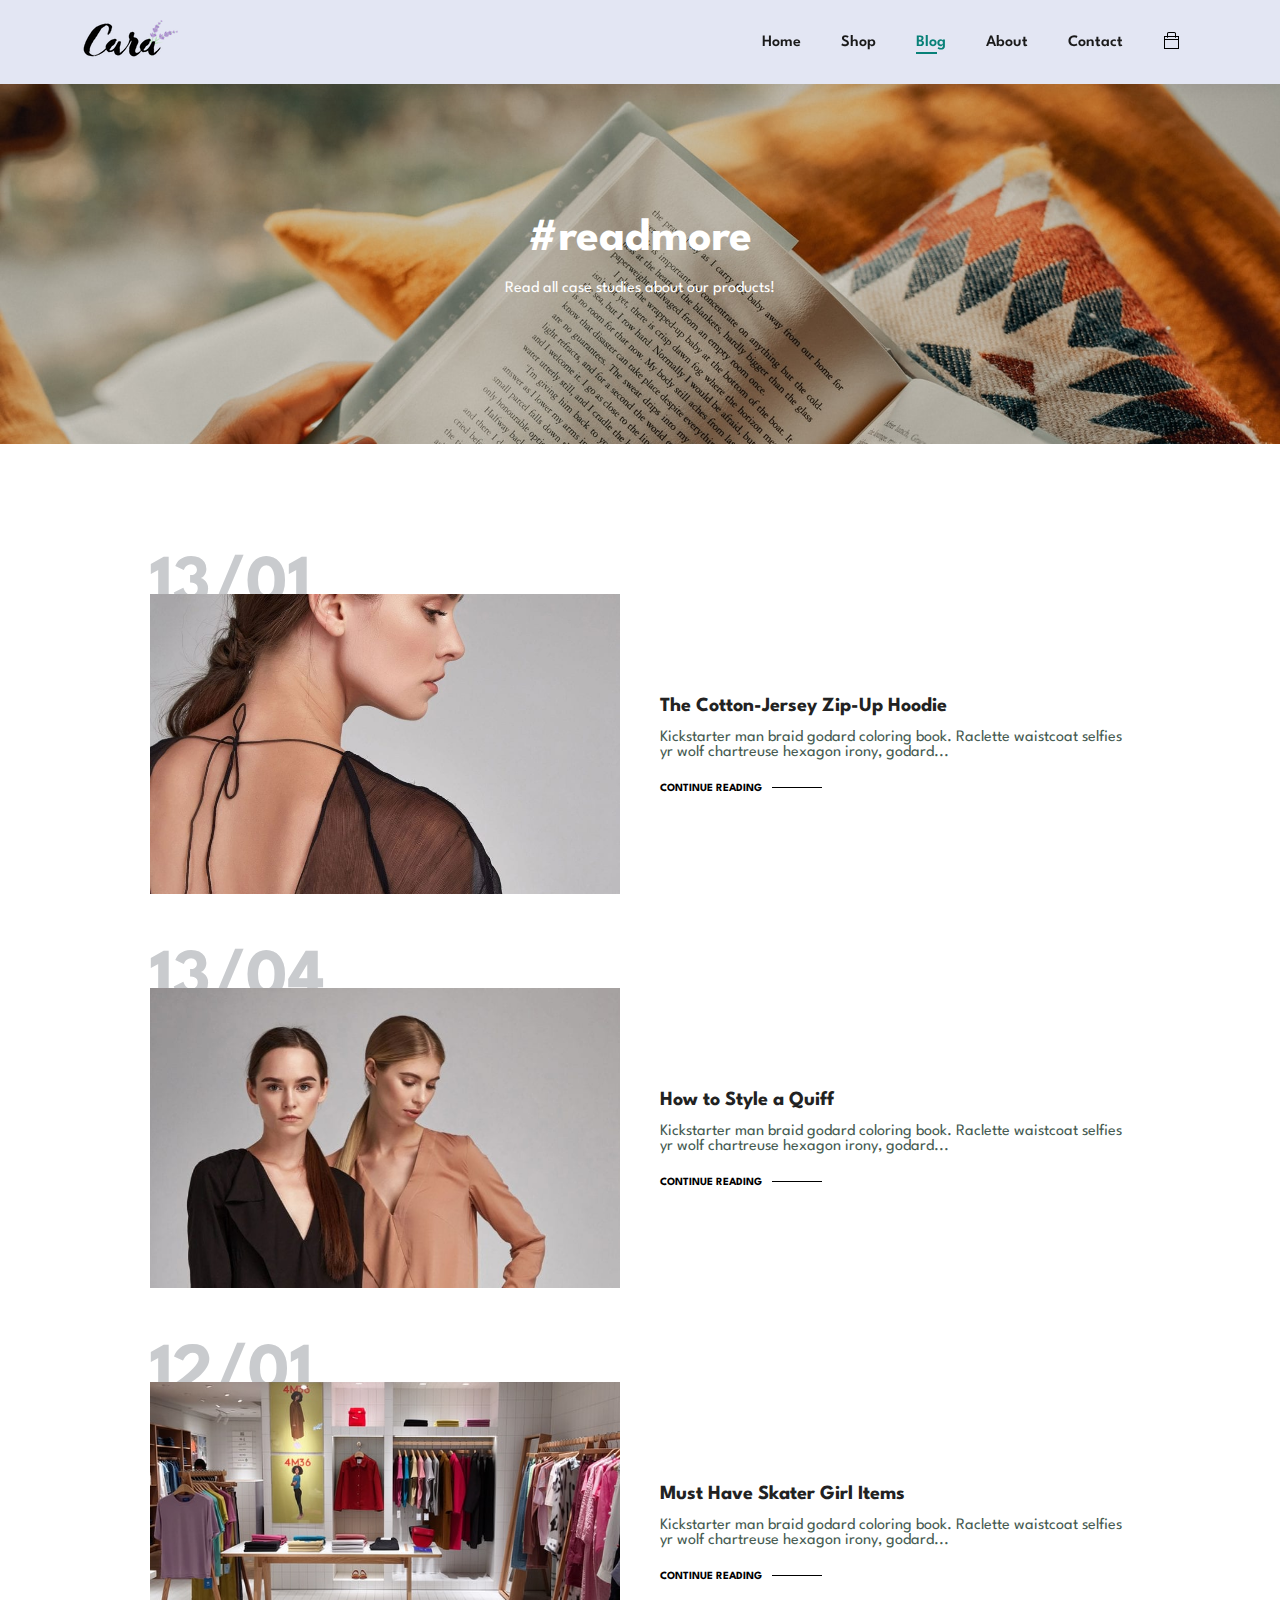
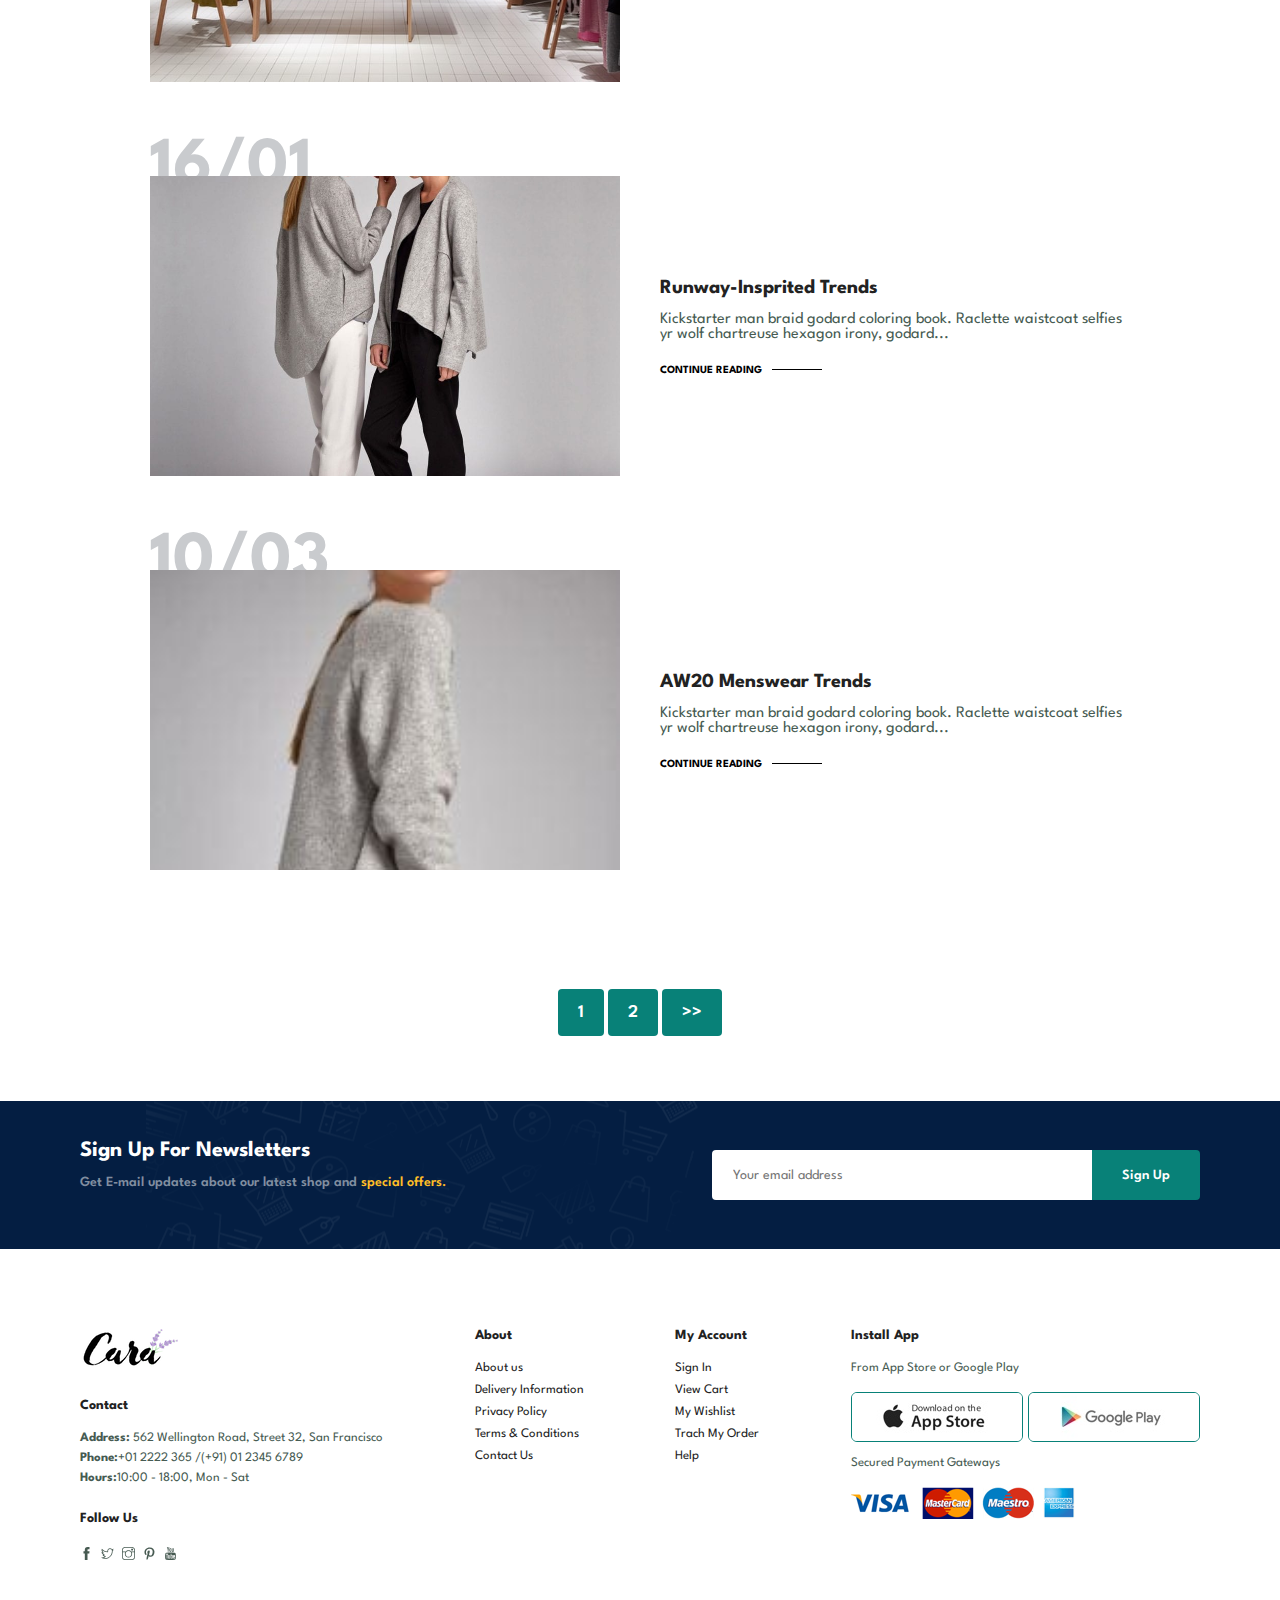
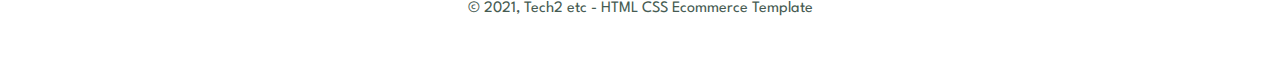
<file: blog.html>
<!DOCTYPE html>
<html lang="en">
<head>
    <meta charset="UTF-8">
    <meta http-equiv="X-UA-Compatible" content="IE=edge">
    <meta name="viewport" content="width=device-width, initial-scale=1.0">
    <link rel="shortcut icon" href="./img/logo-x.png" type="image/x-icon">
    <link rel="stylesheet" href="./assets/css/main.css">
    <title>Cara Fashion</title>
</head>
<body>

    <div id="main">

        <!-- header -->
        <section id="header">
            <a href="#"><img src="img/logo.png" alt=""></a>

            <div>
                <ul id="navbar">
                    <li><a class="" href="index.html">Home</a></li>
                    <li><a class="" href="shop.html">Shop</a></li>
                    <li><a class="active" href="blog.html">Blog</a></li>
                    <li><a class="" href="about.html">About</a></li>
                    <li><a class="" href="contact.html">Contact</a></li>
                    <li class="lg-hide"><a class="" href="cart.html">
                        <svg version="1.1" xmlns="http://www.w3.org/2000/svg" xmlns:xlink="http://www.w3.org/1999/xlink" width="17" height="17" viewBox="0 0 17 17">
                            <g>
                            </g>
                                <path d="M13 4v-2.394c0-0.885-0.737-1.606-1.643-1.606h-5.699c-0.905 0-1.642 0.721-1.642 1.606v2.394h-3.016v13h15v-13h-3zM5.016 1.606c0-0.334 0.288-0.606 0.642-0.606h5.699c0.355 0 0.643 0.272 0.643 0.606v2.394h-6.984v-2.394zM15 16h-13v-8h13v8zM15 7h-13v-2h2.016v0.643h1v-0.643h6.984v0.643h1v-0.643h2v2z" fill="#000000" />
                        </svg>
                    </a></li>
                    <span id="close">
                        <svg version="1.1" xmlns="http://www.w3.org/2000/svg" xmlns:xlink="http://www.w3.org/1999/xlink" width="24" height="24" viewBox="0 0 24 24">
                            <g>
                            </g>
                                <path d="M9.207 8.5l6.646 6.646-0.707 0.707-6.646-6.646-6.646 6.646-0.707-0.707 6.646-6.646-6.647-6.646 0.707-0.707 6.647 6.646 6.646-6.646 0.707 0.707-6.646 6.646z" fill="#000000" />
                        </svg>
                    </span>
                </ul>
                
            </div>
            
            <div id="mobile">
                <a class="" href="cart.html">
                    <svg version="1.1" xmlns="http://www.w3.org/2000/svg" xmlns:xlink="http://www.w3.org/1999/xlink" width="17" height="17" viewBox="0 0 17 17">
                    <g>
                    </g>
                        <path d="M13 4v-2.394c0-0.885-0.737-1.606-1.643-1.606h-5.699c-0.905 0-1.642 0.721-1.642 1.606v2.394h-3.016v13h15v-13h-3zM5.016 1.606c0-0.334 0.288-0.606 0.642-0.606h5.699c0.355 0 0.643 0.272 0.643 0.606v2.394h-6.984v-2.394zM15 16h-13v-8h13v8zM15 7h-13v-2h2.016v0.643h1v-0.643h6.984v0.643h1v-0.643h2v2z" fill="#000000" />
                    </svg>
                </a>
                <span id="bar">
                    <svg version="1.1" xmlns="http://www.w3.org/2000/svg" xmlns:xlink="http://www.w3.org/1999/xlink" width="17" height="17" viewBox="0 0 17 17">
                        <g>
                        </g>
                            <path d="M16 3v2h-15v-2h15zM1 10h15v-2h-15v2zM1 15h15v-2h-15v2z" fill="#000000" />
                    </svg>
                </span>
            </div>
        </section>
        <!-- end header -->

        <!-- homepage -->
        <section id="page-header" class="blog-header">
            <h2>#readmore</h2>
            <p>Read all case studies about our products!</p>
        </section>

        <section id="blog">
            <div class="blog-box">
                <div class="blog-img">
                    <img src="./img/blog/b1.jpg" alt="">
                </div>
                <div class="blog-details">
                    <h4>The Cotton-Jersey Zip-Up Hoodie</h4>
                    <p>Kickstarter man braid godard coloring book. Raclette waistcoat selfies yr wolf chartreuse hexagon irony, godard...</p>
                    <a href="#">CONTINUE READING</a>
                </div>
                <h1>13/01</h1>
            </div>
            <div class="blog-box">
                <div class="blog-img">
                    <img src="./img/blog/b2.jpg" alt="">
                </div>
                <div class="blog-details">
                    <h4>How to Style a Quiff</h4>
                    <p>Kickstarter man braid godard coloring book. Raclette waistcoat selfies yr wolf chartreuse hexagon irony, godard...</p>
                    <a href="#">CONTINUE READING</a>
                </div>
                <h1>13/04</h1>
            </div>
            <div class="blog-box">
                <div class="blog-img">
                    <img src="./img/blog/b3.jpg" alt="">
                </div>
                <div class="blog-details">
                    <h4>Must Have Skater Girl Items</h4>
                    <p>Kickstarter man braid godard coloring book. Raclette waistcoat selfies yr wolf chartreuse hexagon irony, godard...</p>
                    <a href="#">CONTINUE READING</a>
                </div>
                <h1>12/01</h1>
            </div>
            <div class="blog-box">
                <div class="blog-img">
                    <img src="./img/blog/b4.jpg" alt="">
                </div>
                <div class="blog-details">
                    <h4>Runway-Insprited Trends</h4>
                    <p>Kickstarter man braid godard coloring book. Raclette waistcoat selfies yr wolf chartreuse hexagon irony, godard...</p>
                    <a href="#">CONTINUE READING</a>
                </div>
                <h1>16/01</h1>
            </div>
            <div class="blog-box">
                <div class="blog-img">
                    <img src="./img/blog/b5.jpg" alt="">
                </div>
                <div class="blog-details">
                    <h4>AW20 Menswear Trends</h4>
                    <p>Kickstarter man braid godard coloring book. Raclette waistcoat selfies yr wolf chartreuse hexagon irony, godard...</p>
                    <a href="#">CONTINUE READING</a>
                </div>
                <h1>10/03</h1>
            </div>
        </section>

        <section id="pagination" class="section-p1">
            <a href="">1</a>
            <a href="">2</a>
            <a href=""> >>
            </a>
        </section>

        <section id="newsletter" class="section-p1 section-m1">
            <div class="newstext">
                <h4>Sign Up For Newsletters</h4>
                <p>Get E-mail updates about our latest shop and <span>special offers.</span></p>
            </div>
            <div class="form">
                <input type="text" placeholder="Your email address">
                <button class="normal">Sign Up</button>
            </div>
        </section>

        <footer class="section-p1">
            <div class="row">
                <div class="col">
                    <img class="logo" src="./img/logo.png" alt="Logo">
                    <h4>Contact</h4>
                    <p><strong>Address:</strong> 562 Wellington Road, Street 32, San Francisco</p>
                    <p><strong>Phone:</strong>+01 2222 365 /(+91) 01 2345 6789</p>
                    <p><strong>Hours:</strong>10:00 - 18:00, Mon - Sat</p>
                    <div class="follow">
                        <h4>Follow Us</h4>
                        <div class="social">
                            <!-- facebook -->
                            <svg version="1.1" xmlns="http://www.w3.org/2000/svg" xmlns:xlink="http://www.w3.org/1999/xlink" width="17" height="17" viewBox="0 0 17 17">
                                <g>
                                </g>
                                    <path d="M12.461 5.57l-0.309 2.93h-2.342v8.5h-3.518v-8.5h-1.753v-2.93h1.753v-1.764c0-2.383 0.991-3.806 3.808-3.806h2.341v2.93h-1.465c-1.093 0-1.166 0.413-1.166 1.176v1.464h2.651z" fill="#000000" />
                            </svg>
                            <!-- twitter -->
                            <svg version="1.1" xmlns="http://www.w3.org/2000/svg" xmlns:xlink="http://www.w3.org/1999/xlink" width="17" height="17" viewBox="0 0 17 17">
                                <g>
                                </g>
                                    <path d="M17 3.236c-0.626 0.27-1.305 0.464-2.007 0.539 0.723-0.431 1.273-1.11 1.532-1.919-0.669 0.399-1.424 0.69-2.211 0.841-0.636-0.68-1.542-1.1-2.545-1.1-1.931 0-3.484 1.564-3.484 3.483 0 0.27 0.033 0.54 0.086 0.799-2.891-0.15-5.469-1.531-7.184-3.646-0.302 0.517-0.475 1.111-0.475 1.759 0 1.208 0.615 2.275 1.553 2.901-0.571-0.022-1.111-0.184-1.575-0.442 0 0.010 0 0.032 0 0.043 0 1.692 1.197 3.095 2.794 3.419-0.291 0.075-0.604 0.118-0.917 0.118-0.226 0-0.442-0.021-0.657-0.054 0.442 1.381 1.726 2.384 3.257 2.417-1.198 0.938-2.697 1.488-4.326 1.488-0.291 0-0.561-0.010-0.841-0.042 1.543 0.992 3.376 1.564 5.351 1.564 6.407 0 9.913-5.307 9.913-9.912 0-0.152 0-0.302-0.010-0.454 0.678-0.496 1.271-1.112 1.746-1.802zM14.263 5.491c0 3.701-2.765 8.912-8.913 8.912-0.492 0-0.979-0.040-1.458-0.118 0.67-0.276 1.305-0.646 1.891-1.104 0.333-0.26 0.466-0.702 0.332-1.103-0.134-0.401-0.505-0.675-0.928-0.684-0.545-0.011-1.055-0.197-1.467-0.509 0.004-0.001 0.008-0.002 0.012-0.003 0.452-0.116 0.763-0.528 0.751-0.994-0.011-0.467-0.343-0.862-0.8-0.955-0.652-0.132-1.203-0.516-1.559-1.046 0.035 0.002 0.069 0.004 0.104 0.005 0.013 0 0.025 0 0.038 0 0.432 0 0.817-0.278 0.951-0.692 0.138-0.426-0.024-0.891-0.397-1.14-0.63-0.42-1.030-1.096-1.098-1.841 1.824 1.582 4.146 2.531 6.597 2.658 0.017 0.001 0.035 0.001 0.052 0.001 0.291 0 0.568-0.127 0.759-0.349 0.202-0.235 0.283-0.551 0.22-0.854-0.044-0.209-0.066-0.41-0.066-0.595 0-1.369 1.114-2.483 2.484-2.483 0.698 0 1.342 0.278 1.815 0.784 0.116 0.124 0.261 0.215 0.417 0.266-0.019 0.146-0.006 0.297 0.043 0.444 0.063 0.191 0.18 0.352 0.33 0.47-0.089 0.164-0.132 0.353-0.119 0.544 0.010 0.129 0.009 0.257 0.009 0.386z" fill="#000000" />
                            </svg>
                            <!-- insta -->
                            <svg version="1.1" xmlns="http://www.w3.org/2000/svg" xmlns:xlink="http://www.w3.org/1999/xlink" width="17" height="17" viewBox="0 0 17 17">
                                <g>
                                </g>
                                    <path d="M13 0h-9c-2.2 0-4 1.8-4 4v9c0 2.2 1.8 4 4 4h9c2.2 0 4-1.8 4-4v-9c0-2.2-1.8-4-4-4zM16 13c0 1.654-1.346 3-3 3h-9c-1.654 0-3-1.346-3-3v-6h3.207c-0.286 0.61-0.457 1.283-0.457 2 0 2.619 2.131 4.75 4.75 4.75s4.75-2.131 4.75-4.75c0-0.717-0.171-1.39-0.457-2h3.207v6zM12.25 9c0 2.068-1.682 3.75-3.75 3.75s-3.75-1.682-3.75-3.75 1.682-3.75 3.75-3.75 3.75 1.682 3.75 3.75zM12.152 6c-0.872-1.059-2.176-1.75-3.652-1.75s-2.78 0.691-3.652 1.75h-3.848v-2c0-1.654 1.346-3 3-3h9c1.654 0 3 1.346 3 3v2h-3.848zM14.454 2.722v1.298c0 0.299-0.244 0.543-0.542 0.543h-1.368c-0.3-0.001-0.544-0.245-0.544-0.543v-1.298c0-0.299 0.244-0.543 0.544-0.543h1.368c0.298 0 0.542 0.244 0.542 0.543z" fill="#000000" />
                            </svg>
                            <!-- pint -->
                            <svg version="1.1" xmlns="http://www.w3.org/2000/svg" xmlns:xlink="http://www.w3.org/1999/xlink" width="17" height="17" viewBox="0 0 17 17">
                                <g>
                                </g>
                                    <path d="M15.025 6.225c0 3.819-2.123 6.662-5.246 6.662-1.049 0-2.035-0.568-2.365-1.213-0.568 2.238-0.682 2.667-0.682 2.667-0.203 0.746-0.619 1.493-0.985 2.074-1.043 0.737-1.14-0.404-1.14-0.404-0.024-0.684-0.012-1.505 0.166-2.237 0 0 0.189-0.785 1.25-5.285-0.315-0.62-0.315-1.543-0.315-1.543 0-1.441 0.835-2.516 1.872-2.516 0.885 0 1.314 0.67 1.314 1.467 0 0.885-0.57 2.213-0.859 3.439-0.24 1.037 0.518 1.871 1.529 1.871 1.847 0 3.084-2.363 3.084-5.158 0-2.137-1.44-3.729-4.045-3.729-2.945 0-4.778 2.2-4.778 4.652 0 0.848 0.252 1.442 0.644 1.91 0.178 0.215 0.203 0.29 0.139 0.543-0.049 0.177-0.15 0.607-0.201 0.771-0.063 0.253-0.266 0.341-0.48 0.253-1.353-0.558-1.986-2.049-1.986-3.718 0-2.756 2.325-6.068 6.928-6.068 3.717 0 6.156 2.692 6.156 5.562z" fill="#000000" />
                            </svg>
                            <!-- youtube -->
                            <svg version="1.1" xmlns="http://www.w3.org/2000/svg" xmlns:xlink="http://www.w3.org/1999/xlink" width="17" height="17" viewBox="0 0 17 17">
                                <g>
                                </g>
                                    <path d="M8.301 6.422c0.437 0 0.769-0.161 1.006-0.484 0.181-0.237 0.265-0.617 0.265-1.12v-1.66c0-0.503-0.084-0.873-0.265-1.11-0.238-0.321-0.57-0.483-1.006-0.483-0.428 0-0.76 0.161-0.995 0.483-0.181 0.238-0.266 0.608-0.266 1.111v1.66c0 0.503 0.085 0.873 0.266 1.12 0.235 0.322 0.567 0.483 0.995 0.483zM7.893 2.988c0-0.436 0.133-0.654 0.408-0.654 0.285 0 0.408 0.218 0.408 0.654v1.992c0 0.437-0.123 0.664-0.408 0.664-0.275 0-0.408-0.228-0.408-0.664v-1.992zM10.35 6.071c-0.048-0.143-0.075-0.37-0.075-0.711v-3.738h0.863v3.481c0 0.2 0 0.313 0.010 0.333 0.019 0.133 0.085 0.208 0.199 0.208 0.17 0 0.35-0.133 0.54-0.408v-3.614h0.863v4.734h-0.863v-0.522c-0.341 0.398-0.663 0.588-0.978 0.588-0.275 0-0.474-0.113-0.559-0.351zM13.633 11.811v0.436h-0.854v-0.436c0-0.427 0.143-0.646 0.427-0.646 0.284 0.001 0.427 0.219 0.427 0.646zM4.354 1.774c-0.208-0.588-0.416-1.186-0.617-1.774h1.007l0.673 2.495 0.645-2.495h0.968l-1.148 3.785v2.571h-0.948v-2.571c-0.086-0.465-0.276-1.129-0.58-2.011zM15.283 8.785c-0.171-0.75-0.788-1.3-1.518-1.385-1.746-0.19-3.511-0.19-5.266-0.19s-3.52 0-5.256 0.19c-0.738 0.085-1.346 0.635-1.526 1.385-0.237 1.062-0.247 2.22-0.247 3.32 0 1.091 0 2.257 0.247 3.32 0.171 0.75 0.788 1.3 1.518 1.376 1.745 0.199 3.51 0.199 5.265 0.199s3.52 0 5.266-0.199c0.729-0.076 1.337-0.626 1.518-1.376 0.237-1.062 0.247-2.229 0.247-3.32-0.001-1.1-0.001-2.258-0.248-3.32zM5.483 9.743h-1.014v5.398h-0.949v-5.398h-0.997v-0.892h2.96v0.892zM8.045 15.141h-0.845v-0.512c-0.342 0.389-0.664 0.579-0.968 0.579-0.274 0-0.474-0.114-0.55-0.351-0.048-0.142-0.076-0.361-0.076-0.692v-3.709h0.845v3.453c0 0.2 0 0.304 0.009 0.333 0.020 0.132 0.086 0.199 0.199 0.199 0.172 0 0.352-0.132 0.541-0.398v-3.586h0.845v4.684zM11.271 13.737c0 0.437-0.020 0.749-0.086 0.948-0.104 0.342-0.342 0.522-0.674 0.522-0.303 0-0.598-0.171-0.883-0.522v0.456h-0.843v-6.29h0.843v2.059c0.275-0.342 0.57-0.512 0.883-0.512 0.332 0 0.57 0.18 0.674 0.531 0.066 0.19 0.086 0.502 0.086 0.939v1.869zM14.477 12.959h-1.698v0.825c0 0.437 0.143 0.654 0.437 0.654 0.209 0 0.332-0.113 0.38-0.341 0.009-0.047 0.019-0.237 0.019-0.579h0.863v0.124c0 0.275 0 0.465-0.019 0.55-0.020 0.189-0.096 0.36-0.199 0.512-0.229 0.332-0.579 0.503-1.024 0.503-0.446 0-0.779-0.161-1.025-0.484-0.18-0.228-0.275-0.598-0.275-1.101v-1.641c0-0.503 0.086-0.863 0.266-1.101 0.247-0.323 0.579-0.484 1.016-0.484 0.428 0 0.759 0.161 1.005 0.484 0.172 0.237 0.257 0.597 0.257 1.101v0.978zM10.426 11.801v2.002c0 0.427-0.124 0.635-0.37 0.635-0.143 0-0.285-0.066-0.428-0.208v-2.855c0.143-0.143 0.285-0.209 0.428-0.209 0.246 0 0.37 0.218 0.37 0.635z" fill="#000000" />
                            </svg>
                        </div>
                    </div>
                </div>
        
                <div class="col">
                    <h4>About</h4>
                    <a href="#">About us</a>
                    <a href="#">Delivery Information</a>
                    <a href="#">Privacy Policy</a>
                    <a href="#">Terms & Conditions</a>
                    <a href="#">Contact Us</a>
                </div>
        
                <div class="col">
                    <h4>My Account</h4>
                    <a href="#">Sign In</a>
                    <a href="#">View Cart</a>
                    <a href="#">My Wishlist</a>
                    <a href="#">Trach My Order</a>
                    <a href="#">Help</a>
                </div>
        
                <div class="col install">
                    <h4>Install App</h4>
                    <p>From App Store or Google Play</p>
                    <div class="row">
                        <img src="./img/pay/app.jpg" alt="">
                        <div></div>
                        <img src="./img/pay/play.jpg" alt="">
                    </div>
                    <p>Secured Payment Gateways</p>
                    <img src="./img/pay/pay.png" alt="">
                </div>
            </div>

            <div class="copyright">
                <p>&#169 2021, Tech2 etc - HTML CSS Ecommerce Template</p>
            </div>
        </footer>
        <!-- end homepage -->

    </div>

   
    <script src="./assets/js/jquery-3.6.0.min.js" type="text/javascript"></script>

    <script src="./assets/js/style.js" type="text/javascript"></script>
</body>
</html>
</file>
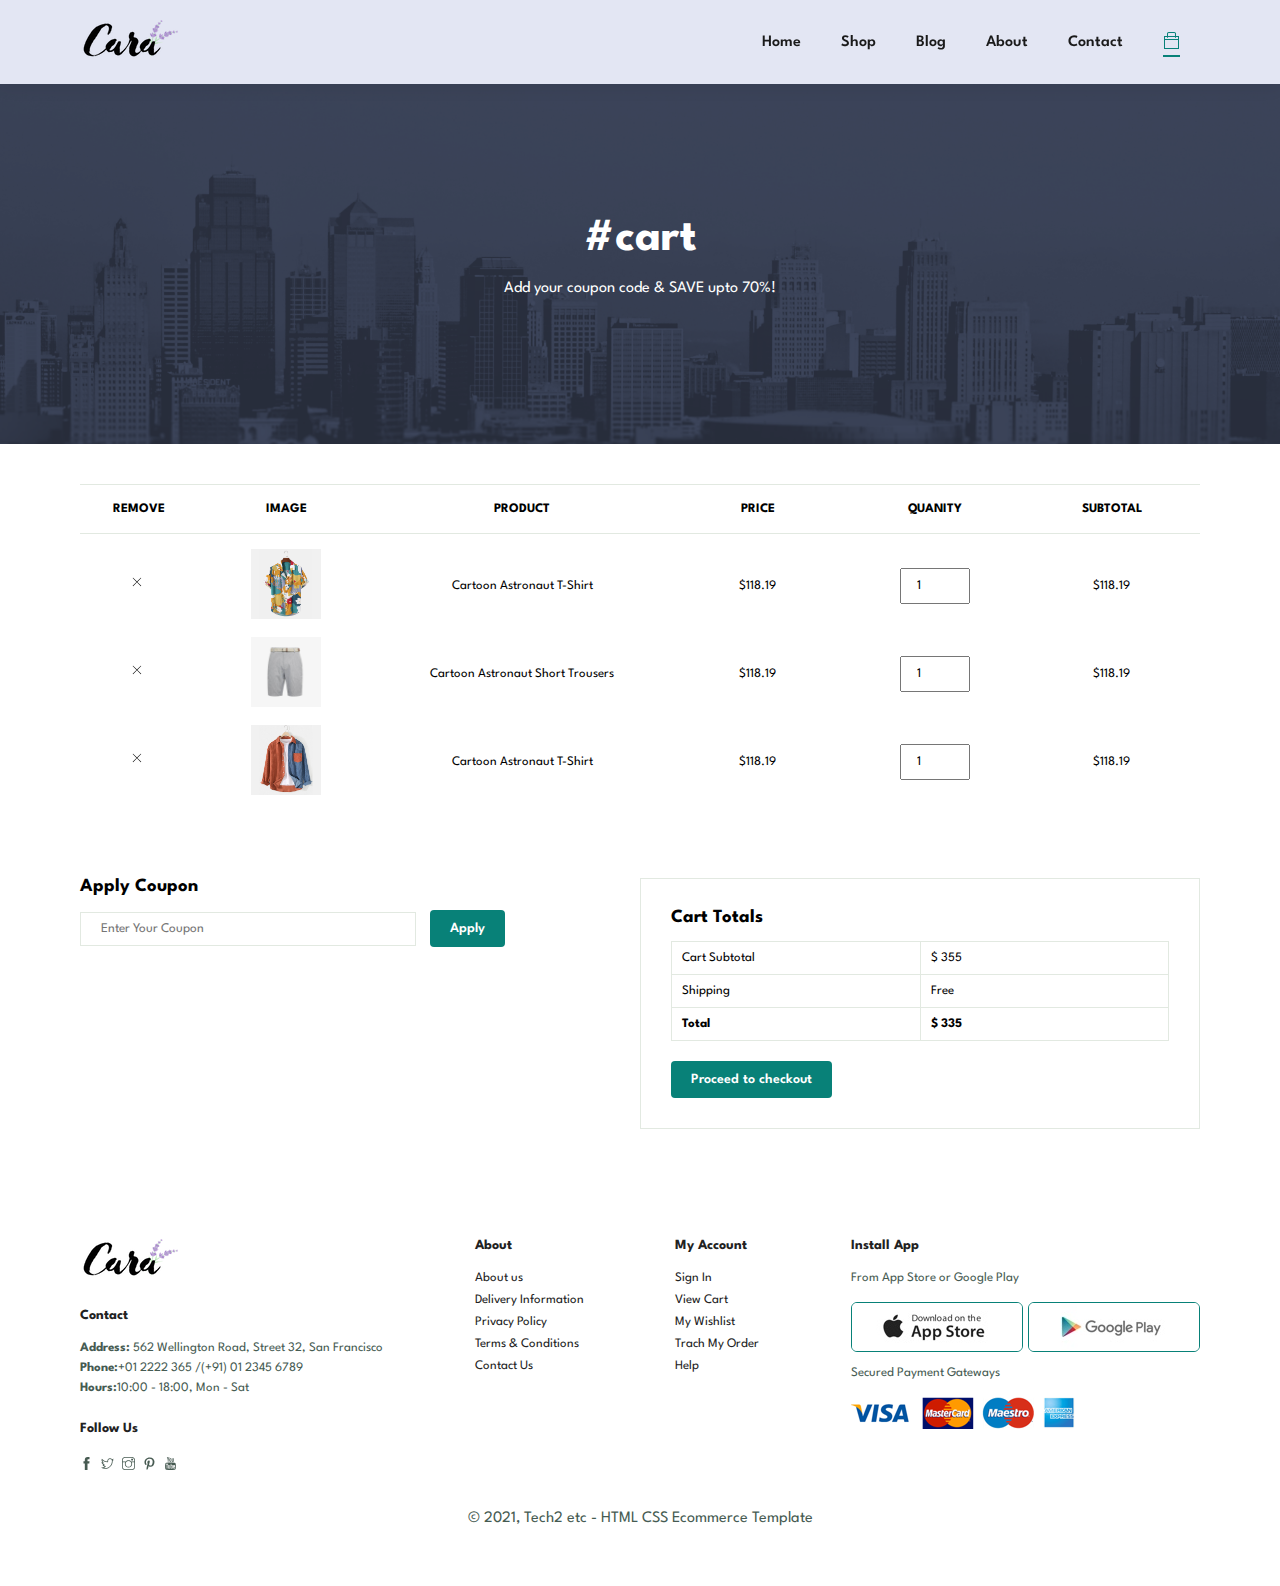
<file: cart.html>
<!DOCTYPE html>
<html lang="en">
<head>
    <meta charset="UTF-8">
    <meta http-equiv="X-UA-Compatible" content="IE=edge">
    <meta name="viewport" content="width=device-width, initial-scale=1.0">
    <link rel="shortcut icon" href="./img/logo-x.png" type="image/x-icon">
    <link rel="stylesheet" href="./assets/css/main.css">
    <title>Cara Fashion</title>
</head>
<body>

    <div id="main">

        <!-- header -->
        <section id="header">
            <a href="#"><img src="img/logo.png" alt=""></a>

            <div>
                <ul id="navbar">
                    <li><a class="" href="index.html">Home</a></li>
                    <li><a class="" href="shop.html">Shop</a></li>
                    <li><a class="" href="blog.html">Blog</a></li>
                    <li><a class="" href="about.html">About</a></li>
                    <li><a class="" href="contact.html">Contact</a></li>
                    <li class="lg-hide"><a class="active" href="cart.html">
                        <svg version="1.1" xmlns="http://www.w3.org/2000/svg" xmlns:xlink="http://www.w3.org/1999/xlink" width="17" height="17" viewBox="0 0 17 17">
                            <g>
                            </g>
                                <path d="M13 4v-2.394c0-0.885-0.737-1.606-1.643-1.606h-5.699c-0.905 0-1.642 0.721-1.642 1.606v2.394h-3.016v13h15v-13h-3zM5.016 1.606c0-0.334 0.288-0.606 0.642-0.606h5.699c0.355 0 0.643 0.272 0.643 0.606v2.394h-6.984v-2.394zM15 16h-13v-8h13v8zM15 7h-13v-2h2.016v0.643h1v-0.643h6.984v0.643h1v-0.643h2v2z" fill="#000000" />
                        </svg>
                    </a></li>
                    <span id="close">
                        <svg version="1.1" xmlns="http://www.w3.org/2000/svg" xmlns:xlink="http://www.w3.org/1999/xlink" width="24" height="24" viewBox="0 0 24 24">
                            <g>
                            </g>
                                <path d="M9.207 8.5l6.646 6.646-0.707 0.707-6.646-6.646-6.646 6.646-0.707-0.707 6.646-6.646-6.647-6.646 0.707-0.707 6.647 6.646 6.646-6.646 0.707 0.707-6.646 6.646z" fill="#000000" />
                        </svg>
                    </span>
                </ul>
                
            </div>
            
            <div id="mobile">
                <a class="" href="cart.html">
                    <svg version="1.1" xmlns="http://www.w3.org/2000/svg" xmlns:xlink="http://www.w3.org/1999/xlink" width="17" height="17" viewBox="0 0 17 17">
                    <g>
                    </g>
                        <path d="M13 4v-2.394c0-0.885-0.737-1.606-1.643-1.606h-5.699c-0.905 0-1.642 0.721-1.642 1.606v2.394h-3.016v13h15v-13h-3zM5.016 1.606c0-0.334 0.288-0.606 0.642-0.606h5.699c0.355 0 0.643 0.272 0.643 0.606v2.394h-6.984v-2.394zM15 16h-13v-8h13v8zM15 7h-13v-2h2.016v0.643h1v-0.643h6.984v0.643h1v-0.643h2v2z" fill="#000000" />
                    </svg>
                </a>
                <span id="bar">
                    <svg version="1.1" xmlns="http://www.w3.org/2000/svg" xmlns:xlink="http://www.w3.org/1999/xlink" width="17" height="17" viewBox="0 0 17 17">
                        <g>
                        </g>
                            <path d="M16 3v2h-15v-2h15zM1 10h15v-2h-15v2zM1 15h15v-2h-15v2z" fill="#000000" />
                    </svg>
                </span>
            </div>
        </section>
        <!-- end header -->

        <!-- homepage -->
        <section id="page-header" class="cart-header">
            <h2>#cart</h2>
            <p>Add your coupon code & SAVE upto 70%!</p>
        </section>

        <div id="cart" class="section-p1">
            <table width="100%">
                <thead>
                    <tr>
                        <td>Remove</td>
                        <td>Image</td>
                        <td>Product</td>
                        <td>Price</td>
                        <td>Quanity</td>
                        <td>Subtotal</td>
                    </tr>
                </thead>
                <tbody>
                    <tr>
                        <td>
                            <svg version="1.1" xmlns="http://www.w3.org/2000/svg" xmlns:xlink="http://www.w3.org/1999/xlink" width="24" height="24" viewBox="0 0 24 24">
                                <g>
                                </g>
                                    <path d="M9.207 8.5l6.646 6.646-0.707 0.707-6.646-6.646-6.646 6.646-0.707-0.707 6.646-6.646-6.647-6.646 0.707-0.707 6.647 6.646 6.646-6.646 0.707 0.707-6.646 6.646z" fill="#000000" />
                            </svg>
                        </td>
                        <td><img src="./img/products/f1.jpg" alt=""></td>
                        <td>Cartoon Astronaut T-Shirt</td>
                        <td>$118.19</td>
                        <td><input id="spinner" type="number" value="1" min="0"></td>
                        <td>$118.19</td>
                    </tr>
                    <tr>
                        <td>
                            <svg version="1.1" xmlns="http://www.w3.org/2000/svg" xmlns:xlink="http://www.w3.org/1999/xlink" width="24" height="24" viewBox="0 0 24 24">
                                <g>
                                </g>
                                    <path d="M9.207 8.5l6.646 6.646-0.707 0.707-6.646-6.646-6.646 6.646-0.707-0.707 6.646-6.646-6.647-6.646 0.707-0.707 6.647 6.646 6.646-6.646 0.707 0.707-6.646 6.646z" fill="#000000" />
                            </svg>
                        </td>
                        <td><img src="./img/products/n6.jpg" alt=""></td>
                        <td>Cartoon Astronaut Short Trousers</td>
                        <td>$118.19</td>
                        <td><input type="number" value="1" min="0"></td>
                        <td>$118.19</td>
                    </tr>
                    <tr>
                        <td>
                            <svg version="1.1" xmlns="http://www.w3.org/2000/svg" xmlns:xlink="http://www.w3.org/1999/xlink" width="24" height="24" viewBox="0 0 24 24">
                                <g>
                                </g>
                                    <path d="M9.207 8.5l6.646 6.646-0.707 0.707-6.646-6.646-6.646 6.646-0.707-0.707 6.646-6.646-6.647-6.646 0.707-0.707 6.647 6.646 6.646-6.646 0.707 0.707-6.646 6.646z" fill="#000000" />
                            </svg>
                        </td>
                        <td><img src="./img/products/f6.jpg" alt=""></td>
                        <td>Cartoon Astronaut T-Shirt</td>
                        <td>$118.19</td>
                        <td><input type="number" value="1" min="0"></td>
                        <td>$118.19</td>
                    </tr>
                </tbody>
            </table>
        </div>

        <div id="cart-add" class="section-p1">
            <div id="coupon">
                <h3>Apply Coupon</h3>
                <div>
                    <input type="text" placeholder="Enter Your Coupon">
                    <button class="normal">Apply</button>
                </div>
            </div>

            <div id="subtotal">
                <h3>Cart Totals</h3>
                <table>
                    <tr>
                        <td>Cart Subtotal</td>
                        <td>$ 355</td>
                    </tr>
                    <tr>
                        <td>Shipping</td>
                        <td>Free</td>
                    </tr>
                    <tr>
                        <td><strong>Total</strong></td>
                        <td><strong>$ 335</strong></td>
                    </tr>
                </table>
                <button class="normal">Proceed to checkout</button>
            </div>
        </div>

        <footer class="section-p1">
            <div class="row">
                <div class="col">
                    <img class="logo" src="./img/logo.png" alt="Logo">
                    <h4>Contact</h4>
                    <p><strong>Address:</strong> 562 Wellington Road, Street 32, San Francisco</p>
                    <p><strong>Phone:</strong>+01 2222 365 /(+91) 01 2345 6789</p>
                    <p><strong>Hours:</strong>10:00 - 18:00, Mon - Sat</p>
                    <div class="follow">
                        <h4>Follow Us</h4>
                        <div class="social">
                            <!-- facebook -->
                            <svg version="1.1" xmlns="http://www.w3.org/2000/svg" xmlns:xlink="http://www.w3.org/1999/xlink" width="17" height="17" viewBox="0 0 17 17">
                                <g>
                                </g>
                                    <path d="M12.461 5.57l-0.309 2.93h-2.342v8.5h-3.518v-8.5h-1.753v-2.93h1.753v-1.764c0-2.383 0.991-3.806 3.808-3.806h2.341v2.93h-1.465c-1.093 0-1.166 0.413-1.166 1.176v1.464h2.651z" fill="#000000" />
                            </svg>
                            <!-- twitter -->
                            <svg version="1.1" xmlns="http://www.w3.org/2000/svg" xmlns:xlink="http://www.w3.org/1999/xlink" width="17" height="17" viewBox="0 0 17 17">
                                <g>
                                </g>
                                    <path d="M17 3.236c-0.626 0.27-1.305 0.464-2.007 0.539 0.723-0.431 1.273-1.11 1.532-1.919-0.669 0.399-1.424 0.69-2.211 0.841-0.636-0.68-1.542-1.1-2.545-1.1-1.931 0-3.484 1.564-3.484 3.483 0 0.27 0.033 0.54 0.086 0.799-2.891-0.15-5.469-1.531-7.184-3.646-0.302 0.517-0.475 1.111-0.475 1.759 0 1.208 0.615 2.275 1.553 2.901-0.571-0.022-1.111-0.184-1.575-0.442 0 0.010 0 0.032 0 0.043 0 1.692 1.197 3.095 2.794 3.419-0.291 0.075-0.604 0.118-0.917 0.118-0.226 0-0.442-0.021-0.657-0.054 0.442 1.381 1.726 2.384 3.257 2.417-1.198 0.938-2.697 1.488-4.326 1.488-0.291 0-0.561-0.010-0.841-0.042 1.543 0.992 3.376 1.564 5.351 1.564 6.407 0 9.913-5.307 9.913-9.912 0-0.152 0-0.302-0.010-0.454 0.678-0.496 1.271-1.112 1.746-1.802zM14.263 5.491c0 3.701-2.765 8.912-8.913 8.912-0.492 0-0.979-0.040-1.458-0.118 0.67-0.276 1.305-0.646 1.891-1.104 0.333-0.26 0.466-0.702 0.332-1.103-0.134-0.401-0.505-0.675-0.928-0.684-0.545-0.011-1.055-0.197-1.467-0.509 0.004-0.001 0.008-0.002 0.012-0.003 0.452-0.116 0.763-0.528 0.751-0.994-0.011-0.467-0.343-0.862-0.8-0.955-0.652-0.132-1.203-0.516-1.559-1.046 0.035 0.002 0.069 0.004 0.104 0.005 0.013 0 0.025 0 0.038 0 0.432 0 0.817-0.278 0.951-0.692 0.138-0.426-0.024-0.891-0.397-1.14-0.63-0.42-1.030-1.096-1.098-1.841 1.824 1.582 4.146 2.531 6.597 2.658 0.017 0.001 0.035 0.001 0.052 0.001 0.291 0 0.568-0.127 0.759-0.349 0.202-0.235 0.283-0.551 0.22-0.854-0.044-0.209-0.066-0.41-0.066-0.595 0-1.369 1.114-2.483 2.484-2.483 0.698 0 1.342 0.278 1.815 0.784 0.116 0.124 0.261 0.215 0.417 0.266-0.019 0.146-0.006 0.297 0.043 0.444 0.063 0.191 0.18 0.352 0.33 0.47-0.089 0.164-0.132 0.353-0.119 0.544 0.010 0.129 0.009 0.257 0.009 0.386z" fill="#000000" />
                            </svg>
                            <!-- insta -->
                            <svg version="1.1" xmlns="http://www.w3.org/2000/svg" xmlns:xlink="http://www.w3.org/1999/xlink" width="17" height="17" viewBox="0 0 17 17">
                                <g>
                                </g>
                                    <path d="M13 0h-9c-2.2 0-4 1.8-4 4v9c0 2.2 1.8 4 4 4h9c2.2 0 4-1.8 4-4v-9c0-2.2-1.8-4-4-4zM16 13c0 1.654-1.346 3-3 3h-9c-1.654 0-3-1.346-3-3v-6h3.207c-0.286 0.61-0.457 1.283-0.457 2 0 2.619 2.131 4.75 4.75 4.75s4.75-2.131 4.75-4.75c0-0.717-0.171-1.39-0.457-2h3.207v6zM12.25 9c0 2.068-1.682 3.75-3.75 3.75s-3.75-1.682-3.75-3.75 1.682-3.75 3.75-3.75 3.75 1.682 3.75 3.75zM12.152 6c-0.872-1.059-2.176-1.75-3.652-1.75s-2.78 0.691-3.652 1.75h-3.848v-2c0-1.654 1.346-3 3-3h9c1.654 0 3 1.346 3 3v2h-3.848zM14.454 2.722v1.298c0 0.299-0.244 0.543-0.542 0.543h-1.368c-0.3-0.001-0.544-0.245-0.544-0.543v-1.298c0-0.299 0.244-0.543 0.544-0.543h1.368c0.298 0 0.542 0.244 0.542 0.543z" fill="#000000" />
                            </svg>
                            <!-- pint -->
                            <svg version="1.1" xmlns="http://www.w3.org/2000/svg" xmlns:xlink="http://www.w3.org/1999/xlink" width="17" height="17" viewBox="0 0 17 17">
                                <g>
                                </g>
                                    <path d="M15.025 6.225c0 3.819-2.123 6.662-5.246 6.662-1.049 0-2.035-0.568-2.365-1.213-0.568 2.238-0.682 2.667-0.682 2.667-0.203 0.746-0.619 1.493-0.985 2.074-1.043 0.737-1.14-0.404-1.14-0.404-0.024-0.684-0.012-1.505 0.166-2.237 0 0 0.189-0.785 1.25-5.285-0.315-0.62-0.315-1.543-0.315-1.543 0-1.441 0.835-2.516 1.872-2.516 0.885 0 1.314 0.67 1.314 1.467 0 0.885-0.57 2.213-0.859 3.439-0.24 1.037 0.518 1.871 1.529 1.871 1.847 0 3.084-2.363 3.084-5.158 0-2.137-1.44-3.729-4.045-3.729-2.945 0-4.778 2.2-4.778 4.652 0 0.848 0.252 1.442 0.644 1.91 0.178 0.215 0.203 0.29 0.139 0.543-0.049 0.177-0.15 0.607-0.201 0.771-0.063 0.253-0.266 0.341-0.48 0.253-1.353-0.558-1.986-2.049-1.986-3.718 0-2.756 2.325-6.068 6.928-6.068 3.717 0 6.156 2.692 6.156 5.562z" fill="#000000" />
                            </svg>
                            <!-- youtube -->
                            <svg version="1.1" xmlns="http://www.w3.org/2000/svg" xmlns:xlink="http://www.w3.org/1999/xlink" width="17" height="17" viewBox="0 0 17 17">
                                <g>
                                </g>
                                    <path d="M8.301 6.422c0.437 0 0.769-0.161 1.006-0.484 0.181-0.237 0.265-0.617 0.265-1.12v-1.66c0-0.503-0.084-0.873-0.265-1.11-0.238-0.321-0.57-0.483-1.006-0.483-0.428 0-0.76 0.161-0.995 0.483-0.181 0.238-0.266 0.608-0.266 1.111v1.66c0 0.503 0.085 0.873 0.266 1.12 0.235 0.322 0.567 0.483 0.995 0.483zM7.893 2.988c0-0.436 0.133-0.654 0.408-0.654 0.285 0 0.408 0.218 0.408 0.654v1.992c0 0.437-0.123 0.664-0.408 0.664-0.275 0-0.408-0.228-0.408-0.664v-1.992zM10.35 6.071c-0.048-0.143-0.075-0.37-0.075-0.711v-3.738h0.863v3.481c0 0.2 0 0.313 0.010 0.333 0.019 0.133 0.085 0.208 0.199 0.208 0.17 0 0.35-0.133 0.54-0.408v-3.614h0.863v4.734h-0.863v-0.522c-0.341 0.398-0.663 0.588-0.978 0.588-0.275 0-0.474-0.113-0.559-0.351zM13.633 11.811v0.436h-0.854v-0.436c0-0.427 0.143-0.646 0.427-0.646 0.284 0.001 0.427 0.219 0.427 0.646zM4.354 1.774c-0.208-0.588-0.416-1.186-0.617-1.774h1.007l0.673 2.495 0.645-2.495h0.968l-1.148 3.785v2.571h-0.948v-2.571c-0.086-0.465-0.276-1.129-0.58-2.011zM15.283 8.785c-0.171-0.75-0.788-1.3-1.518-1.385-1.746-0.19-3.511-0.19-5.266-0.19s-3.52 0-5.256 0.19c-0.738 0.085-1.346 0.635-1.526 1.385-0.237 1.062-0.247 2.22-0.247 3.32 0 1.091 0 2.257 0.247 3.32 0.171 0.75 0.788 1.3 1.518 1.376 1.745 0.199 3.51 0.199 5.265 0.199s3.52 0 5.266-0.199c0.729-0.076 1.337-0.626 1.518-1.376 0.237-1.062 0.247-2.229 0.247-3.32-0.001-1.1-0.001-2.258-0.248-3.32zM5.483 9.743h-1.014v5.398h-0.949v-5.398h-0.997v-0.892h2.96v0.892zM8.045 15.141h-0.845v-0.512c-0.342 0.389-0.664 0.579-0.968 0.579-0.274 0-0.474-0.114-0.55-0.351-0.048-0.142-0.076-0.361-0.076-0.692v-3.709h0.845v3.453c0 0.2 0 0.304 0.009 0.333 0.020 0.132 0.086 0.199 0.199 0.199 0.172 0 0.352-0.132 0.541-0.398v-3.586h0.845v4.684zM11.271 13.737c0 0.437-0.020 0.749-0.086 0.948-0.104 0.342-0.342 0.522-0.674 0.522-0.303 0-0.598-0.171-0.883-0.522v0.456h-0.843v-6.29h0.843v2.059c0.275-0.342 0.57-0.512 0.883-0.512 0.332 0 0.57 0.18 0.674 0.531 0.066 0.19 0.086 0.502 0.086 0.939v1.869zM14.477 12.959h-1.698v0.825c0 0.437 0.143 0.654 0.437 0.654 0.209 0 0.332-0.113 0.38-0.341 0.009-0.047 0.019-0.237 0.019-0.579h0.863v0.124c0 0.275 0 0.465-0.019 0.55-0.020 0.189-0.096 0.36-0.199 0.512-0.229 0.332-0.579 0.503-1.024 0.503-0.446 0-0.779-0.161-1.025-0.484-0.18-0.228-0.275-0.598-0.275-1.101v-1.641c0-0.503 0.086-0.863 0.266-1.101 0.247-0.323 0.579-0.484 1.016-0.484 0.428 0 0.759 0.161 1.005 0.484 0.172 0.237 0.257 0.597 0.257 1.101v0.978zM10.426 11.801v2.002c0 0.427-0.124 0.635-0.37 0.635-0.143 0-0.285-0.066-0.428-0.208v-2.855c0.143-0.143 0.285-0.209 0.428-0.209 0.246 0 0.37 0.218 0.37 0.635z" fill="#000000" />
                            </svg>
                        </div>
                    </div>
                </div>
        
                <div class="col">
                    <h4>About</h4>
                    <a href="#">About us</a>
                    <a href="#">Delivery Information</a>
                    <a href="#">Privacy Policy</a>
                    <a href="#">Terms & Conditions</a>
                    <a href="#">Contact Us</a>
                </div>
        
                <div class="col">
                    <h4>My Account</h4>
                    <a href="#">Sign In</a>
                    <a href="#">View Cart</a>
                    <a href="#">My Wishlist</a>
                    <a href="#">Trach My Order</a>
                    <a href="#">Help</a>
                </div>
        
                <div class="col install">
                    <h4>Install App</h4>
                    <p>From App Store or Google Play</p>
                    <div class="row">
                        <img src="./img/pay/app.jpg" alt="">
                        <div></div>
                        <img src="./img/pay/play.jpg" alt="">
                    </div>
                    <p>Secured Payment Gateways</p>
                    <img src="./img/pay/pay.png" alt="">
                </div>
            </div>

            <div class="copyright">
                <p>&#169 2021, Tech2 etc - HTML CSS Ecommerce Template</p>
            </div>
        </footer>
        <!-- end homepage -->

    </div>

   
    <script src="./assets/js/jquery-3.6.0.min.js" type="text/javascript"></script>

    <script src="./assets/js/style.js" type="text/javascript"></script>
</body>
</html>
</file>
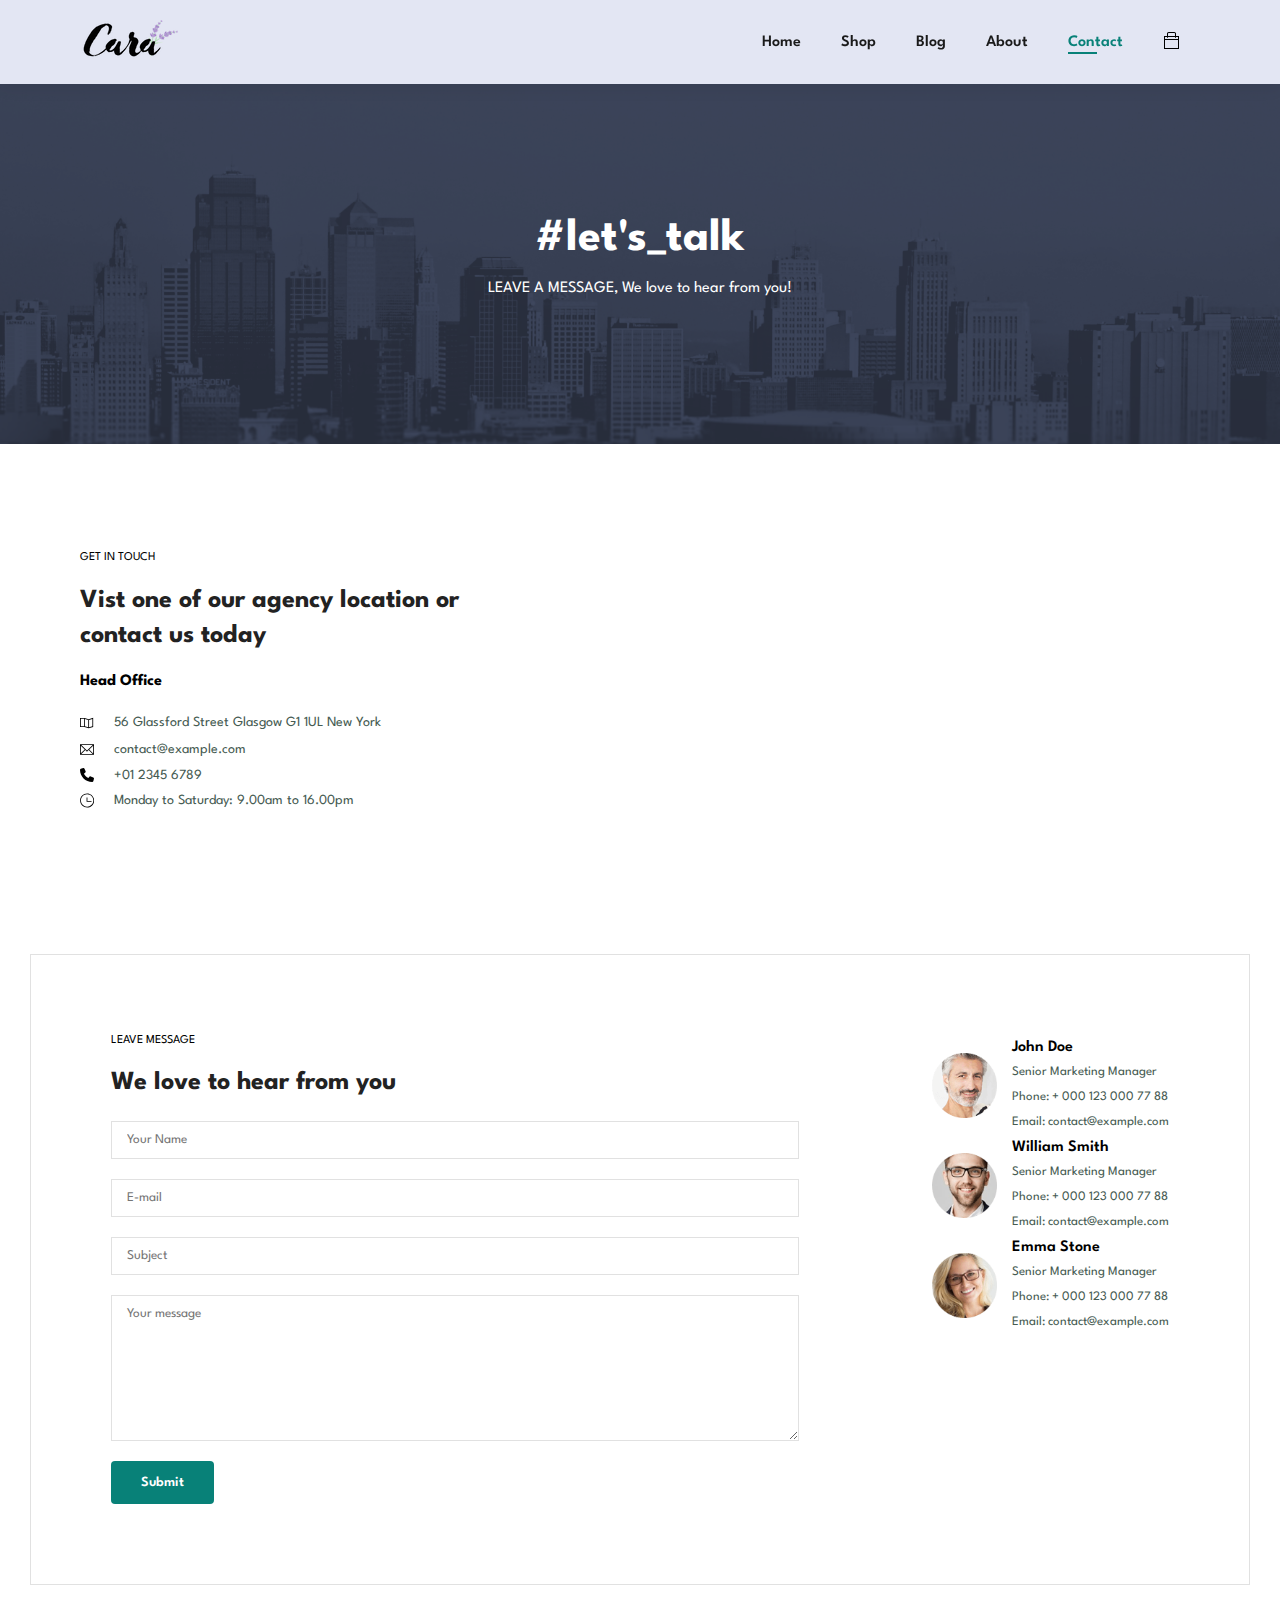
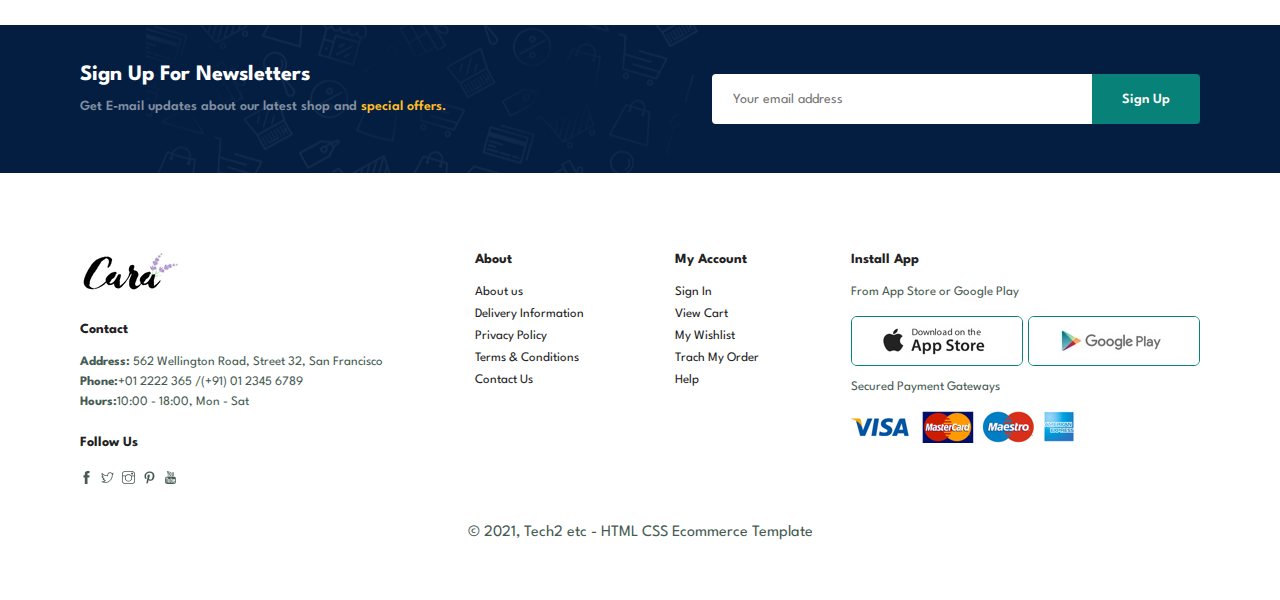
<file: contact.html>
<!DOCTYPE html>
<html lang="en">
<head>
    <meta charset="UTF-8">
    <meta http-equiv="X-UA-Compatible" content="IE=edge">
    <meta name="viewport" content="width=device-width, initial-scale=1.0">
    <link rel="shortcut icon" href="./img/logo-x.png" type="image/x-icon">
    <link rel="stylesheet" href="./assets/css/main.css">
    <title>Cara Fashion</title>
</head>
<body>

    <div id="main">

        <!-- header -->
        <section id="header">
            <a href="#"><img src="img/logo.png" alt=""></a>

            <div>
                <ul id="navbar">
                    <li><a class="" href="index.html">Home</a></li>
                    <li><a class="" href="shop.html">Shop</a></li>
                    <li><a class="" href="blog.html">Blog</a></li>
                    <li><a class="" href="about.html">About</a></li>
                    <li><a class="active" href="contact.html">Contact</a></li>
                    <li class="lg-hide"><a class="" href="cart.html">
                        <svg version="1.1" xmlns="http://www.w3.org/2000/svg" xmlns:xlink="http://www.w3.org/1999/xlink" width="17" height="17" viewBox="0 0 17 17">
                            <g>
                            </g>
                                <path d="M13 4v-2.394c0-0.885-0.737-1.606-1.643-1.606h-5.699c-0.905 0-1.642 0.721-1.642 1.606v2.394h-3.016v13h15v-13h-3zM5.016 1.606c0-0.334 0.288-0.606 0.642-0.606h5.699c0.355 0 0.643 0.272 0.643 0.606v2.394h-6.984v-2.394zM15 16h-13v-8h13v8zM15 7h-13v-2h2.016v0.643h1v-0.643h6.984v0.643h1v-0.643h2v2z" fill="#000000" />
                        </svg>
                    </a></li>
                    <span id="close">
                        <svg version="1.1" xmlns="http://www.w3.org/2000/svg" xmlns:xlink="http://www.w3.org/1999/xlink" width="24" height="24" viewBox="0 0 24 24">
                            <g>
                            </g>
                                <path d="M9.207 8.5l6.646 6.646-0.707 0.707-6.646-6.646-6.646 6.646-0.707-0.707 6.646-6.646-6.647-6.646 0.707-0.707 6.647 6.646 6.646-6.646 0.707 0.707-6.646 6.646z" fill="#000000" />
                        </svg>
                    </span>
                </ul>
                
            </div>
            
            <div id="mobile">
                <a class="" href="cart.html">
                    <svg version="1.1" xmlns="http://www.w3.org/2000/svg" xmlns:xlink="http://www.w3.org/1999/xlink" width="17" height="17" viewBox="0 0 17 17">
                    <g>
                    </g>
                        <path d="M13 4v-2.394c0-0.885-0.737-1.606-1.643-1.606h-5.699c-0.905 0-1.642 0.721-1.642 1.606v2.394h-3.016v13h15v-13h-3zM5.016 1.606c0-0.334 0.288-0.606 0.642-0.606h5.699c0.355 0 0.643 0.272 0.643 0.606v2.394h-6.984v-2.394zM15 16h-13v-8h13v8zM15 7h-13v-2h2.016v0.643h1v-0.643h6.984v0.643h1v-0.643h2v2z" fill="#000000" />
                    </svg>
                </a>
                <span id="bar">
                    <svg version="1.1" xmlns="http://www.w3.org/2000/svg" xmlns:xlink="http://www.w3.org/1999/xlink" width="17" height="17" viewBox="0 0 17 17">
                        <g>
                        </g>
                            <path d="M16 3v2h-15v-2h15zM1 10h15v-2h-15v2zM1 15h15v-2h-15v2z" fill="#000000" />
                    </svg>
                </span>
            </div>
        </section>
        <!-- end header -->

        <!-- homepage -->
        <section id="page-header" class="contact-header">
            <h2>#let's_talk</h2>
            <p>LEAVE A MESSAGE, We love to hear from you!</p>
        </section>

        <div id="contact" class="section-p1">
            <div class="details">
                <span>GET IN TOUCH</span>
                <h2>Vist one of our agency location or contact us today</h2>
                <h3>Head Office</h3>
                <ul>
                    <li>
                        <svg version="1.1" xmlns="http://www.w3.org/2000/svg" xmlns:xlink="http://www.w3.org/1999/xlink" width="17" height="17" viewBox="0 0 17 17">
                            <g>
                            </g>
                                <path d="M10.499 4.438l-4.902-1.418-5.597-0.020v11h5.348l5.196 1.479 5.456-1.605v-11.041l-5.501 1.605zM6 4.177l4 1.157v8.95l-4-1.139v-8.968zM1 4h4v9.017l-4-0.017v-9zM15 13.126l-4 1.177v-8.969l4-1.167v8.959z" fill="#000000" />
                        </svg>
                        <p>56 Glassford Street Glasgow G1 1UL New York</p>
                    </li>
                    <li>
                        <svg version="1.1" xmlns="http://www.w3.org/2000/svg" xmlns:xlink="http://www.w3.org/1999/xlink" width="17" height="17" viewBox="0 0 17 17">
                            <g>
                            </g>
                                <path d="M0 2v13h17v-13h-17zM8.494 9.817l-6.896-6.817h13.82l-6.924 6.817zM5.755 8.516l-4.755 4.682v-9.383l4.755 4.701zM6.466 9.219l2.026 2.003 1.996-1.966 4.8 4.744h-13.677l4.855-4.781zM11.201 8.555l4.799-4.725v9.467l-4.799-4.742z" fill="#000000" />
                        </svg>
                        <p>contact@example.com</p>
                    </li>
                    <li>
                        <svg xmlns="http://www.w3.org/2000/svg" viewBox="0 0 512 512">
                            <path d="M164.9 24.6c-7.7-18.6-28-28.5-47.4-23.2l-88 24C12.1 30.2 0 46 0 64C0 311.4 200.6 512 448 512c18 0 33.8-12.1 38.6-29.5l24-88c5.3-19.4-4.6-39.7-23.2-47.4l-96-40c-16.3-6.8-35.2-2.1-46.3 11.6L304.7 368C234.3 334.7 177.3 277.7 144 207.3L193.3 167c13.7-11.2 18.4-30 11.6-46.3l-40-96z"/>
                        </svg>
                        <p>+01 2345 6789</p>
                    </li>
                    <li>
                        <svg version="1.1" xmlns="http://www.w3.org/2000/svg" xmlns:xlink="http://www.w3.org/1999/xlink" width="17" height="17" viewBox="0 0 17 17">
                            <g>
                            </g>
                                <path d="M8.666 0c-4.687 0-8.5 3.813-8.5 8.5s3.813 8.5 8.5 8.5 8.5-3.813 8.5-8.5c0-4.687-3.813-8.5-8.5-8.5zM8.666 16c-4.136 0-7.5-3.364-7.5-7.5s3.364-7.5 7.5-7.5 7.5 3.364 7.5 7.5-3.364 7.5-7.5 7.5zM14 9v1h-6v-5h1v4h5z" fill="#000000" />
                        </svg>
                        <p>Monday to Saturday: 9.00am to 16.00pm</p>
                    </li>
                </ul>
            </div>

            <div class="map">
                <iframe src="https://www.google.com/maps/embed?pb=!1m18!1m12!1m3!1d9878.5156546123!2d-1.2796210604492655!3d51.75810889999999!2m3!1f0!2f0!3f0!3m2!1i1024!2i768!4f13.1!3m3!1m2!1s0x4876c6a9ef8c485b%3A0xd2ff1883a001afed!2zxJDhuqFpIGjhu41jIE94Zm9yZA!5e0!3m2!1svi!2s!4v1663586584063!5m2!1svi!2s" width="600" height="450" style="border:0;" allowfullscreen="" loading="lazy" referrerpolicy="no-referrer-when-downgrade"></iframe>
            </div>
        </div>

        <div id="form">
            <form action="">
                <span>LEAVE MESSAGE</span>
                <h2>We love to hear from you</h2>
                <input type="text" placeholder="Your Name">
                <input type="text" placeholder="E-mail">
                <input type="text" placeholder="Subject">
                <textarea name="" id="" cols="30" rows="10" placeholder="Your message"></textarea>
                <button class="normal">Submit</button>
            </form>

            <div class="people">
                <div>
                    <img src="./img/people/1.png" alt="">
                    <p><span>John Doe</span>Senior Marketing Manager <br> Phone: + 000 123 000 77 88 <br> Email: contact@example.com</p>
                </div>
                <div>
                    <img src="./img/people/2.png" alt="">
                    <p><span>William Smith</span>Senior Marketing Manager <br> Phone: + 000 123 000 77 88 <br> Email: contact@example.com</p>
                </div>
                <div>
                    <img src="./img/people/3.png" alt="">
                    <p><span>Emma Stone</span>Senior Marketing Manager <br> Phone: + 000 123 000 77 88 <br> Email: contact@example.com</p>
                </div>
            </div>
        </div>

        <section id="newsletter" class="section-p1 section-m1">
            <div class="newstext">
                <h4>Sign Up For Newsletters</h4>
                <p>Get E-mail updates about our latest shop and <span>special offers.</span></p>
            </div>
            <div class="form">
                <input type="text" placeholder="Your email address">
                <button class="normal">Sign Up</button>
            </div>
        </section>

        <footer class="section-p1">
            <div class="row">
                <div class="col">
                    <img class="logo" src="./img/logo.png" alt="Logo">
                    <h4>Contact</h4>
                    <p><strong>Address:</strong> 562 Wellington Road, Street 32, San Francisco</p>
                    <p><strong>Phone:</strong>+01 2222 365 /(+91) 01 2345 6789</p>
                    <p><strong>Hours:</strong>10:00 - 18:00, Mon - Sat</p>
                    <div class="follow">
                        <h4>Follow Us</h4>
                        <div class="social">
                            <!-- facebook -->
                            <svg version="1.1" xmlns="http://www.w3.org/2000/svg" xmlns:xlink="http://www.w3.org/1999/xlink" width="17" height="17" viewBox="0 0 17 17">
                                <g>
                                </g>
                                    <path d="M12.461 5.57l-0.309 2.93h-2.342v8.5h-3.518v-8.5h-1.753v-2.93h1.753v-1.764c0-2.383 0.991-3.806 3.808-3.806h2.341v2.93h-1.465c-1.093 0-1.166 0.413-1.166 1.176v1.464h2.651z" fill="#000000" />
                            </svg>
                            <!-- twitter -->
                            <svg version="1.1" xmlns="http://www.w3.org/2000/svg" xmlns:xlink="http://www.w3.org/1999/xlink" width="17" height="17" viewBox="0 0 17 17">
                                <g>
                                </g>
                                    <path d="M17 3.236c-0.626 0.27-1.305 0.464-2.007 0.539 0.723-0.431 1.273-1.11 1.532-1.919-0.669 0.399-1.424 0.69-2.211 0.841-0.636-0.68-1.542-1.1-2.545-1.1-1.931 0-3.484 1.564-3.484 3.483 0 0.27 0.033 0.54 0.086 0.799-2.891-0.15-5.469-1.531-7.184-3.646-0.302 0.517-0.475 1.111-0.475 1.759 0 1.208 0.615 2.275 1.553 2.901-0.571-0.022-1.111-0.184-1.575-0.442 0 0.010 0 0.032 0 0.043 0 1.692 1.197 3.095 2.794 3.419-0.291 0.075-0.604 0.118-0.917 0.118-0.226 0-0.442-0.021-0.657-0.054 0.442 1.381 1.726 2.384 3.257 2.417-1.198 0.938-2.697 1.488-4.326 1.488-0.291 0-0.561-0.010-0.841-0.042 1.543 0.992 3.376 1.564 5.351 1.564 6.407 0 9.913-5.307 9.913-9.912 0-0.152 0-0.302-0.010-0.454 0.678-0.496 1.271-1.112 1.746-1.802zM14.263 5.491c0 3.701-2.765 8.912-8.913 8.912-0.492 0-0.979-0.040-1.458-0.118 0.67-0.276 1.305-0.646 1.891-1.104 0.333-0.26 0.466-0.702 0.332-1.103-0.134-0.401-0.505-0.675-0.928-0.684-0.545-0.011-1.055-0.197-1.467-0.509 0.004-0.001 0.008-0.002 0.012-0.003 0.452-0.116 0.763-0.528 0.751-0.994-0.011-0.467-0.343-0.862-0.8-0.955-0.652-0.132-1.203-0.516-1.559-1.046 0.035 0.002 0.069 0.004 0.104 0.005 0.013 0 0.025 0 0.038 0 0.432 0 0.817-0.278 0.951-0.692 0.138-0.426-0.024-0.891-0.397-1.14-0.63-0.42-1.030-1.096-1.098-1.841 1.824 1.582 4.146 2.531 6.597 2.658 0.017 0.001 0.035 0.001 0.052 0.001 0.291 0 0.568-0.127 0.759-0.349 0.202-0.235 0.283-0.551 0.22-0.854-0.044-0.209-0.066-0.41-0.066-0.595 0-1.369 1.114-2.483 2.484-2.483 0.698 0 1.342 0.278 1.815 0.784 0.116 0.124 0.261 0.215 0.417 0.266-0.019 0.146-0.006 0.297 0.043 0.444 0.063 0.191 0.18 0.352 0.33 0.47-0.089 0.164-0.132 0.353-0.119 0.544 0.010 0.129 0.009 0.257 0.009 0.386z" fill="#000000" />
                            </svg>
                            <!-- insta -->
                            <svg version="1.1" xmlns="http://www.w3.org/2000/svg" xmlns:xlink="http://www.w3.org/1999/xlink" width="17" height="17" viewBox="0 0 17 17">
                                <g>
                                </g>
                                    <path d="M13 0h-9c-2.2 0-4 1.8-4 4v9c0 2.2 1.8 4 4 4h9c2.2 0 4-1.8 4-4v-9c0-2.2-1.8-4-4-4zM16 13c0 1.654-1.346 3-3 3h-9c-1.654 0-3-1.346-3-3v-6h3.207c-0.286 0.61-0.457 1.283-0.457 2 0 2.619 2.131 4.75 4.75 4.75s4.75-2.131 4.75-4.75c0-0.717-0.171-1.39-0.457-2h3.207v6zM12.25 9c0 2.068-1.682 3.75-3.75 3.75s-3.75-1.682-3.75-3.75 1.682-3.75 3.75-3.75 3.75 1.682 3.75 3.75zM12.152 6c-0.872-1.059-2.176-1.75-3.652-1.75s-2.78 0.691-3.652 1.75h-3.848v-2c0-1.654 1.346-3 3-3h9c1.654 0 3 1.346 3 3v2h-3.848zM14.454 2.722v1.298c0 0.299-0.244 0.543-0.542 0.543h-1.368c-0.3-0.001-0.544-0.245-0.544-0.543v-1.298c0-0.299 0.244-0.543 0.544-0.543h1.368c0.298 0 0.542 0.244 0.542 0.543z" fill="#000000" />
                            </svg>
                            <!-- pint -->
                            <svg version="1.1" xmlns="http://www.w3.org/2000/svg" xmlns:xlink="http://www.w3.org/1999/xlink" width="17" height="17" viewBox="0 0 17 17">
                                <g>
                                </g>
                                    <path d="M15.025 6.225c0 3.819-2.123 6.662-5.246 6.662-1.049 0-2.035-0.568-2.365-1.213-0.568 2.238-0.682 2.667-0.682 2.667-0.203 0.746-0.619 1.493-0.985 2.074-1.043 0.737-1.14-0.404-1.14-0.404-0.024-0.684-0.012-1.505 0.166-2.237 0 0 0.189-0.785 1.25-5.285-0.315-0.62-0.315-1.543-0.315-1.543 0-1.441 0.835-2.516 1.872-2.516 0.885 0 1.314 0.67 1.314 1.467 0 0.885-0.57 2.213-0.859 3.439-0.24 1.037 0.518 1.871 1.529 1.871 1.847 0 3.084-2.363 3.084-5.158 0-2.137-1.44-3.729-4.045-3.729-2.945 0-4.778 2.2-4.778 4.652 0 0.848 0.252 1.442 0.644 1.91 0.178 0.215 0.203 0.29 0.139 0.543-0.049 0.177-0.15 0.607-0.201 0.771-0.063 0.253-0.266 0.341-0.48 0.253-1.353-0.558-1.986-2.049-1.986-3.718 0-2.756 2.325-6.068 6.928-6.068 3.717 0 6.156 2.692 6.156 5.562z" fill="#000000" />
                            </svg>
                            <!-- youtube -->
                            <svg version="1.1" xmlns="http://www.w3.org/2000/svg" xmlns:xlink="http://www.w3.org/1999/xlink" width="17" height="17" viewBox="0 0 17 17">
                                <g>
                                </g>
                                    <path d="M8.301 6.422c0.437 0 0.769-0.161 1.006-0.484 0.181-0.237 0.265-0.617 0.265-1.12v-1.66c0-0.503-0.084-0.873-0.265-1.11-0.238-0.321-0.57-0.483-1.006-0.483-0.428 0-0.76 0.161-0.995 0.483-0.181 0.238-0.266 0.608-0.266 1.111v1.66c0 0.503 0.085 0.873 0.266 1.12 0.235 0.322 0.567 0.483 0.995 0.483zM7.893 2.988c0-0.436 0.133-0.654 0.408-0.654 0.285 0 0.408 0.218 0.408 0.654v1.992c0 0.437-0.123 0.664-0.408 0.664-0.275 0-0.408-0.228-0.408-0.664v-1.992zM10.35 6.071c-0.048-0.143-0.075-0.37-0.075-0.711v-3.738h0.863v3.481c0 0.2 0 0.313 0.010 0.333 0.019 0.133 0.085 0.208 0.199 0.208 0.17 0 0.35-0.133 0.54-0.408v-3.614h0.863v4.734h-0.863v-0.522c-0.341 0.398-0.663 0.588-0.978 0.588-0.275 0-0.474-0.113-0.559-0.351zM13.633 11.811v0.436h-0.854v-0.436c0-0.427 0.143-0.646 0.427-0.646 0.284 0.001 0.427 0.219 0.427 0.646zM4.354 1.774c-0.208-0.588-0.416-1.186-0.617-1.774h1.007l0.673 2.495 0.645-2.495h0.968l-1.148 3.785v2.571h-0.948v-2.571c-0.086-0.465-0.276-1.129-0.58-2.011zM15.283 8.785c-0.171-0.75-0.788-1.3-1.518-1.385-1.746-0.19-3.511-0.19-5.266-0.19s-3.52 0-5.256 0.19c-0.738 0.085-1.346 0.635-1.526 1.385-0.237 1.062-0.247 2.22-0.247 3.32 0 1.091 0 2.257 0.247 3.32 0.171 0.75 0.788 1.3 1.518 1.376 1.745 0.199 3.51 0.199 5.265 0.199s3.52 0 5.266-0.199c0.729-0.076 1.337-0.626 1.518-1.376 0.237-1.062 0.247-2.229 0.247-3.32-0.001-1.1-0.001-2.258-0.248-3.32zM5.483 9.743h-1.014v5.398h-0.949v-5.398h-0.997v-0.892h2.96v0.892zM8.045 15.141h-0.845v-0.512c-0.342 0.389-0.664 0.579-0.968 0.579-0.274 0-0.474-0.114-0.55-0.351-0.048-0.142-0.076-0.361-0.076-0.692v-3.709h0.845v3.453c0 0.2 0 0.304 0.009 0.333 0.020 0.132 0.086 0.199 0.199 0.199 0.172 0 0.352-0.132 0.541-0.398v-3.586h0.845v4.684zM11.271 13.737c0 0.437-0.020 0.749-0.086 0.948-0.104 0.342-0.342 0.522-0.674 0.522-0.303 0-0.598-0.171-0.883-0.522v0.456h-0.843v-6.29h0.843v2.059c0.275-0.342 0.57-0.512 0.883-0.512 0.332 0 0.57 0.18 0.674 0.531 0.066 0.19 0.086 0.502 0.086 0.939v1.869zM14.477 12.959h-1.698v0.825c0 0.437 0.143 0.654 0.437 0.654 0.209 0 0.332-0.113 0.38-0.341 0.009-0.047 0.019-0.237 0.019-0.579h0.863v0.124c0 0.275 0 0.465-0.019 0.55-0.020 0.189-0.096 0.36-0.199 0.512-0.229 0.332-0.579 0.503-1.024 0.503-0.446 0-0.779-0.161-1.025-0.484-0.18-0.228-0.275-0.598-0.275-1.101v-1.641c0-0.503 0.086-0.863 0.266-1.101 0.247-0.323 0.579-0.484 1.016-0.484 0.428 0 0.759 0.161 1.005 0.484 0.172 0.237 0.257 0.597 0.257 1.101v0.978zM10.426 11.801v2.002c0 0.427-0.124 0.635-0.37 0.635-0.143 0-0.285-0.066-0.428-0.208v-2.855c0.143-0.143 0.285-0.209 0.428-0.209 0.246 0 0.37 0.218 0.37 0.635z" fill="#000000" />
                            </svg>
                        </div>
                    </div>
                </div>
        
                <div class="col">
                    <h4>About</h4>
                    <a href="#">About us</a>
                    <a href="#">Delivery Information</a>
                    <a href="#">Privacy Policy</a>
                    <a href="#">Terms & Conditions</a>
                    <a href="#">Contact Us</a>
                </div>
        
                <div class="col">
                    <h4>My Account</h4>
                    <a href="#">Sign In</a>
                    <a href="#">View Cart</a>
                    <a href="#">My Wishlist</a>
                    <a href="#">Trach My Order</a>
                    <a href="#">Help</a>
                </div>
        
                <div class="col install">
                    <h4>Install App</h4>
                    <p>From App Store or Google Play</p>
                    <div class="row">
                        <img src="./img/pay/app.jpg" alt="">
                        <div></div>
                        <img src="./img/pay/play.jpg" alt="">
                    </div>
                    <p>Secured Payment Gateways</p>
                    <img src="./img/pay/pay.png" alt="">
                </div>
            </div>

            <div class="copyright">
                <p>&#169 2021, Tech2 etc - HTML CSS Ecommerce Template</p>
            </div>
        </footer>
        <!-- end homepage -->

    </div>

   
    <script src="./assets/js/jquery-3.6.0.min.js" type="text/javascript"></script>

    <script src="./assets/js/style.js" type="text/javascript"></script>
</body>
</html>
</file>
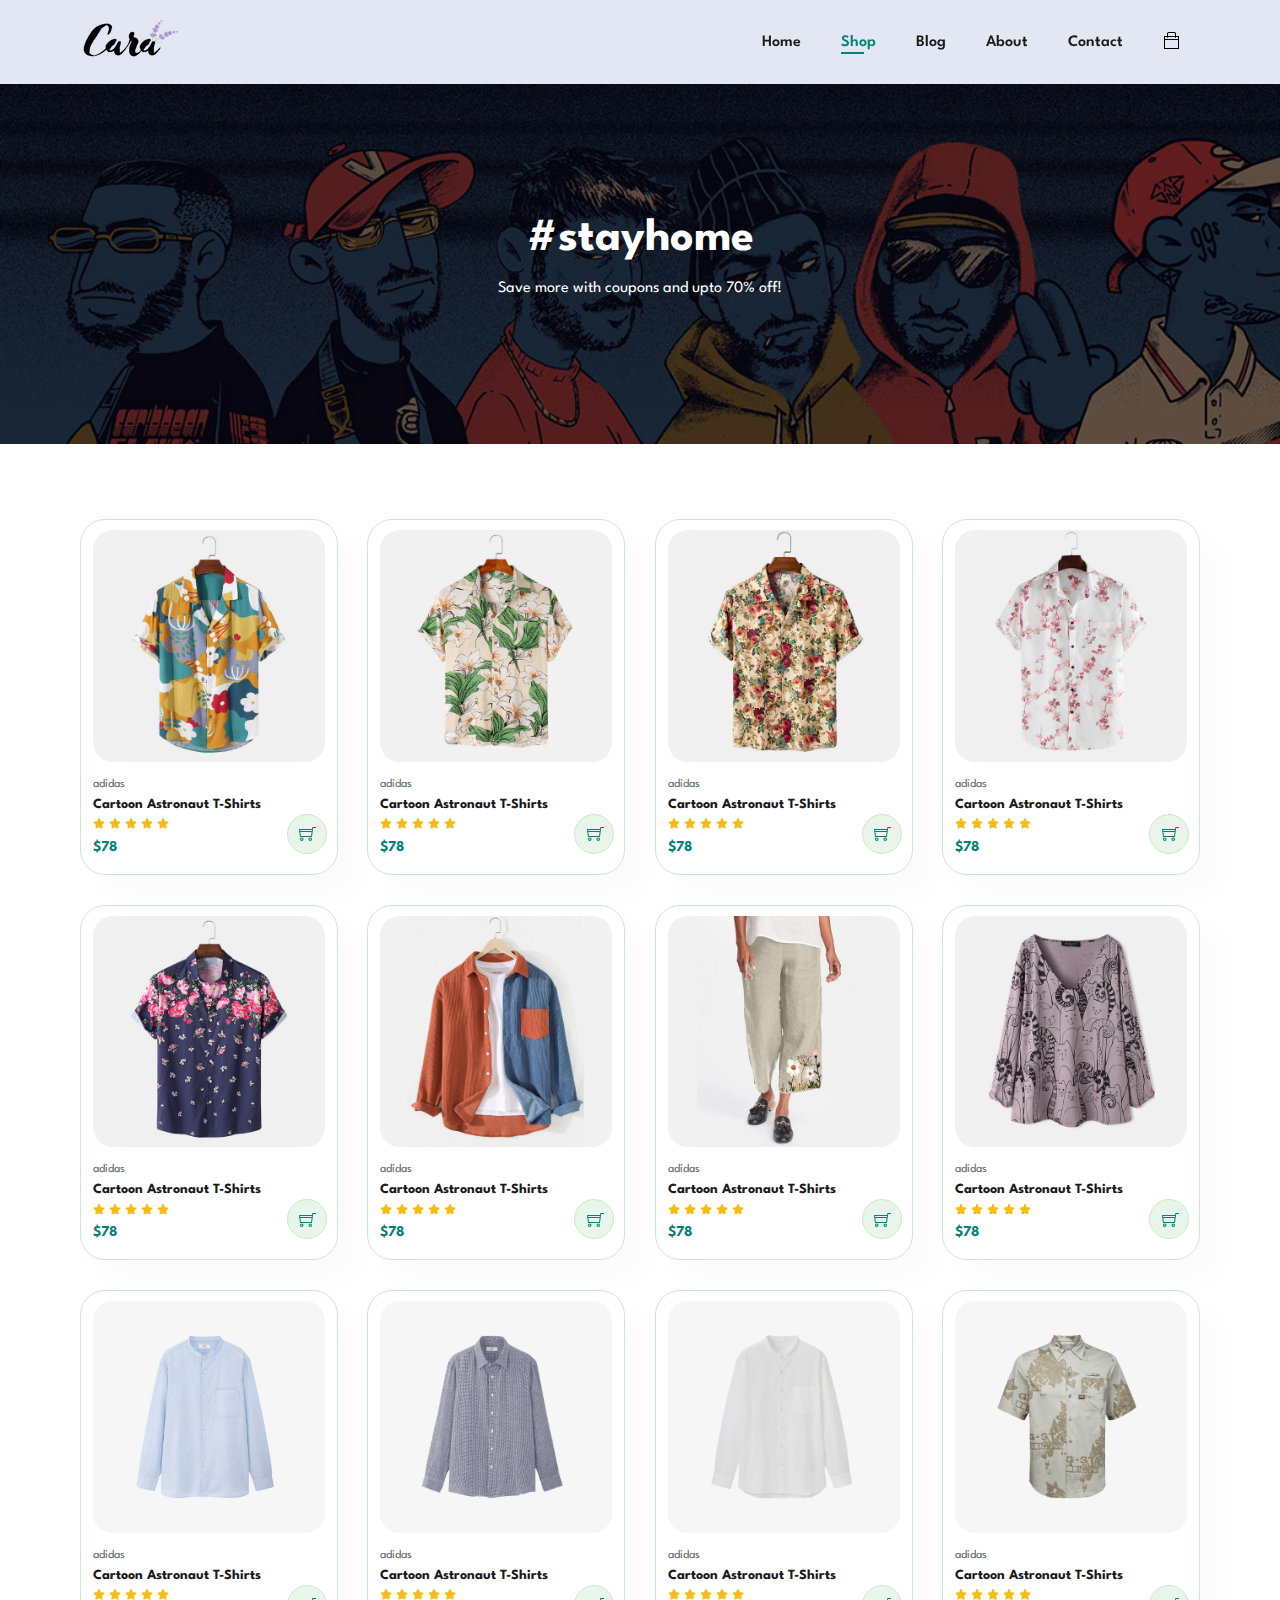
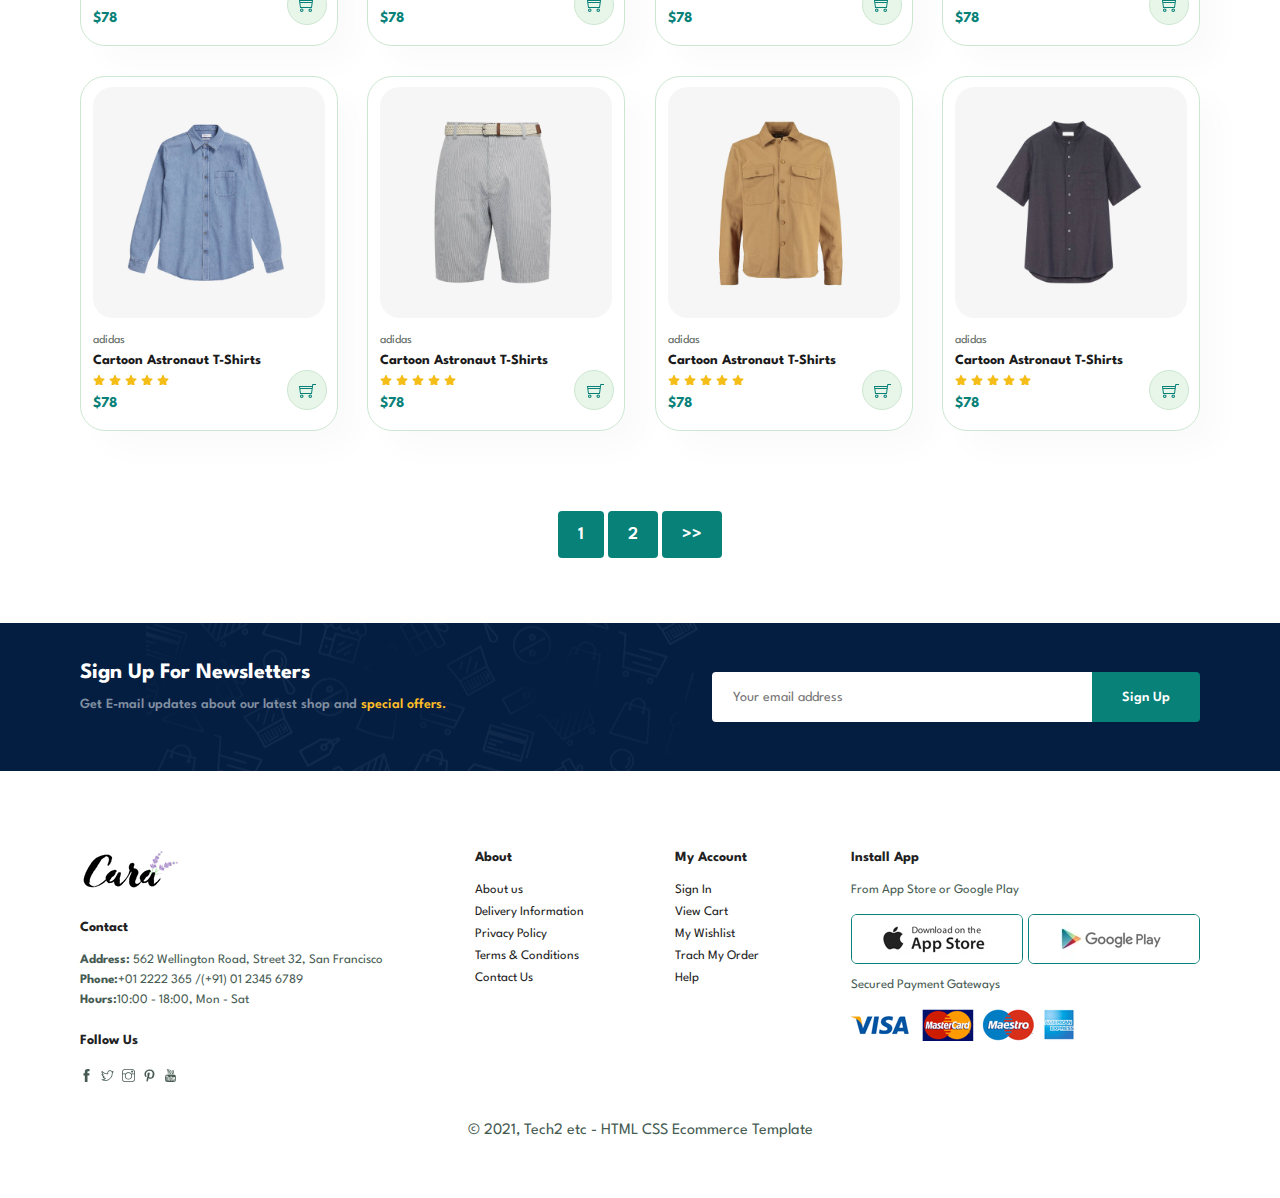
<file: shop.html>
<!DOCTYPE html>
<html lang="en">
<head>
    <meta charset="UTF-8">
    <meta http-equiv="X-UA-Compatible" content="IE=edge">
    <meta name="viewport" content="width=device-width, initial-scale=1.0">
    <link rel="shortcut icon" href="./img/logo-x.png" type="image/x-icon">
    <link rel="stylesheet" href="./assets/css/main.css">
    <title>Cara Fashion</title>
</head>
<body>

    <div id="main">

        <!-- header -->
        <section id="header">
            <a href="#"><img src="img/logo.png" alt=""></a>

            <div>
                <ul id="navbar">
                    <li><a class="" href="index.html">Home</a></li>
                    <li><a class="active" href="shop.html">Shop</a></li>
                    <li><a class="" href="blog.html">Blog</a></li>
                    <li><a class="" href="about.html">About</a></li>
                    <li><a class="" href="contact.html">Contact</a></li>
                    <li class="lg-hide"><a class="" href="cart.html">
                        <svg version="1.1" xmlns="http://www.w3.org/2000/svg" xmlns:xlink="http://www.w3.org/1999/xlink" width="17" height="17" viewBox="0 0 17 17">
                            <g>
                            </g>
                                <path d="M13 4v-2.394c0-0.885-0.737-1.606-1.643-1.606h-5.699c-0.905 0-1.642 0.721-1.642 1.606v2.394h-3.016v13h15v-13h-3zM5.016 1.606c0-0.334 0.288-0.606 0.642-0.606h5.699c0.355 0 0.643 0.272 0.643 0.606v2.394h-6.984v-2.394zM15 16h-13v-8h13v8zM15 7h-13v-2h2.016v0.643h1v-0.643h6.984v0.643h1v-0.643h2v2z" fill="#000000" />
                        </svg>
                    </a></li>
                    <span id="close">
                        <svg version="1.1" xmlns="http://www.w3.org/2000/svg" xmlns:xlink="http://www.w3.org/1999/xlink" width="24" height="24" viewBox="0 0 24 24">
                            <g>
                            </g>
                                <path d="M9.207 8.5l6.646 6.646-0.707 0.707-6.646-6.646-6.646 6.646-0.707-0.707 6.646-6.646-6.647-6.646 0.707-0.707 6.647 6.646 6.646-6.646 0.707 0.707-6.646 6.646z" fill="#000000" />
                        </svg>
                    </span>
                </ul>
                
            </div>
            
            <div id="mobile">
                <a class="" href="cart.html">
                    <svg version="1.1" xmlns="http://www.w3.org/2000/svg" xmlns:xlink="http://www.w3.org/1999/xlink" width="17" height="17" viewBox="0 0 17 17">
                    <g>
                    </g>
                        <path d="M13 4v-2.394c0-0.885-0.737-1.606-1.643-1.606h-5.699c-0.905 0-1.642 0.721-1.642 1.606v2.394h-3.016v13h15v-13h-3zM5.016 1.606c0-0.334 0.288-0.606 0.642-0.606h5.699c0.355 0 0.643 0.272 0.643 0.606v2.394h-6.984v-2.394zM15 16h-13v-8h13v8zM15 7h-13v-2h2.016v0.643h1v-0.643h6.984v0.643h1v-0.643h2v2z" fill="#000000" />
                    </svg>
                </a>
                <span id="bar">
                    <svg version="1.1" xmlns="http://www.w3.org/2000/svg" xmlns:xlink="http://www.w3.org/1999/xlink" width="17" height="17" viewBox="0 0 17 17">
                        <g>
                        </g>
                            <path d="M16 3v2h-15v-2h15zM1 10h15v-2h-15v2zM1 15h15v-2h-15v2z" fill="#000000" />
                    </svg>
                </span>
            </div>
        </section>
        <!-- end header -->

        <!-- homepage -->
        <section id="page-header">
            <h2>#stayhome</h2>
            <p>Save more with coupons and upto 70% off!</p>
        </section>

        <section id="product1" class="section-p1">
            <div class="pro-container">
                <div class="pro">
                    <img class="img-prd" src="./img/products/f1.jpg" alt="">
                    <div class="des">
                        <span>adidas</span>
                        <h5>Cartoon Astronaut T-Shirts</h5>
                        <div class="star">
                            <svg xmlns="http://www.w3.org/2000/svg" viewBox="0 0 576 512"><path d="M316.9 18C311.6 7 300.4 0 288.1 0s-23.4 7-28.8 18L195 150.3 51.4 171.5c-12 1.8-22 10.2-25.7 21.7s-.7 24.2 7.9 32.7L137.8 329 113.2 474.7c-2 12 3 24.2 12.9 31.3s23 8 33.8 2.3l128.3-68.5 128.3 68.5c10.8 5.7 23.9 4.9 33.8-2.3s14.9-19.3 12.9-31.3L438.5 329 542.7 225.9c8.6-8.5 11.7-21.2 7.9-32.7s-13.7-19.9-25.7-21.7L381.2 150.3 316.9 18z"/></svg>
                            <svg xmlns="http://www.w3.org/2000/svg" viewBox="0 0 576 512"><path d="M316.9 18C311.6 7 300.4 0 288.1 0s-23.4 7-28.8 18L195 150.3 51.4 171.5c-12 1.8-22 10.2-25.7 21.7s-.7 24.2 7.9 32.7L137.8 329 113.2 474.7c-2 12 3 24.2 12.9 31.3s23 8 33.8 2.3l128.3-68.5 128.3 68.5c10.8 5.7 23.9 4.9 33.8-2.3s14.9-19.3 12.9-31.3L438.5 329 542.7 225.9c8.6-8.5 11.7-21.2 7.9-32.7s-13.7-19.9-25.7-21.7L381.2 150.3 316.9 18z"/></svg>
                            <svg xmlns="http://www.w3.org/2000/svg" viewBox="0 0 576 512"><path d="M316.9 18C311.6 7 300.4 0 288.1 0s-23.4 7-28.8 18L195 150.3 51.4 171.5c-12 1.8-22 10.2-25.7 21.7s-.7 24.2 7.9 32.7L137.8 329 113.2 474.7c-2 12 3 24.2 12.9 31.3s23 8 33.8 2.3l128.3-68.5 128.3 68.5c10.8 5.7 23.9 4.9 33.8-2.3s14.9-19.3 12.9-31.3L438.5 329 542.7 225.9c8.6-8.5 11.7-21.2 7.9-32.7s-13.7-19.9-25.7-21.7L381.2 150.3 316.9 18z"/></svg>
                            <svg xmlns="http://www.w3.org/2000/svg" viewBox="0 0 576 512"><path d="M316.9 18C311.6 7 300.4 0 288.1 0s-23.4 7-28.8 18L195 150.3 51.4 171.5c-12 1.8-22 10.2-25.7 21.7s-.7 24.2 7.9 32.7L137.8 329 113.2 474.7c-2 12 3 24.2 12.9 31.3s23 8 33.8 2.3l128.3-68.5 128.3 68.5c10.8 5.7 23.9 4.9 33.8-2.3s14.9-19.3 12.9-31.3L438.5 329 542.7 225.9c8.6-8.5 11.7-21.2 7.9-32.7s-13.7-19.9-25.7-21.7L381.2 150.3 316.9 18z"/></svg>
                            <svg xmlns="http://www.w3.org/2000/svg" viewBox="0 0 576 512"><path d="M316.9 18C311.6 7 300.4 0 288.1 0s-23.4 7-28.8 18L195 150.3 51.4 171.5c-12 1.8-22 10.2-25.7 21.7s-.7 24.2 7.9 32.7L137.8 329 113.2 474.7c-2 12 3 24.2 12.9 31.3s23 8 33.8 2.3l128.3-68.5 128.3 68.5c10.8 5.7 23.9 4.9 33.8-2.3s14.9-19.3 12.9-31.3L438.5 329 542.7 225.9c8.6-8.5 11.7-21.2 7.9-32.7s-13.7-19.9-25.7-21.7L381.2 150.3 316.9 18z"/></svg>
                        </div>
                        <h4>$78</h4>
                    </div>
                    <a href="#" class="cart">
                        <svg version="1.1" xmlns="http://www.w3.org/2000/svg" xmlns:xlink="http://www.w3.org/1999/xlink" width="17" height="17" viewBox="0 0 17 17">
                        <g>
                        </g>
                            <path d="M2.75 12.5c-0.965 0-1.75 0.785-1.75 1.75s0.785 1.75 1.75 1.75 1.75-0.785 1.75-1.75-0.785-1.75-1.75-1.75zM2.75 15c-0.414 0-0.75-0.337-0.75-0.75s0.336-0.75 0.75-0.75 0.75 0.337 0.75 0.75-0.336 0.75-0.75 0.75zM11.25 12.5c-0.965 0-1.75 0.785-1.75 1.75s0.785 1.75 1.75 1.75 1.75-0.785 1.75-1.75-0.785-1.75-1.75-1.75zM11.25 15c-0.414 0-0.75-0.337-0.75-0.75s0.336-0.75 0.75-0.75 0.75 0.337 0.75 0.75-0.336 0.75-0.75 0.75zM13.371 2l-0.302 2h-13.143l1.118 8.036h11.913l1.038-7.463 0.236-1.573h2.769v-1h-3.629zM12.926 5l-0.139 1h-11.574l-0.139-1h11.852zM1.914 11.036l-0.561-4.036h11.295l-0.561 4.036h-10.173z" fill="#000000"/>
                        </svg>
                    </a>
                </div>
                <div class="pro">
                    <img class="img-prd" src="./img/products/f2.jpg" alt="">
                    <div class="des">
                        <span>adidas</span>
                        <h5>Cartoon Astronaut T-Shirts</h5>
                        <div class="star">
                            <svg xmlns="http://www.w3.org/2000/svg" viewBox="0 0 576 512"><path d="M316.9 18C311.6 7 300.4 0 288.1 0s-23.4 7-28.8 18L195 150.3 51.4 171.5c-12 1.8-22 10.2-25.7 21.7s-.7 24.2 7.9 32.7L137.8 329 113.2 474.7c-2 12 3 24.2 12.9 31.3s23 8 33.8 2.3l128.3-68.5 128.3 68.5c10.8 5.7 23.9 4.9 33.8-2.3s14.9-19.3 12.9-31.3L438.5 329 542.7 225.9c8.6-8.5 11.7-21.2 7.9-32.7s-13.7-19.9-25.7-21.7L381.2 150.3 316.9 18z"/></svg>
                            <svg xmlns="http://www.w3.org/2000/svg" viewBox="0 0 576 512"><path d="M316.9 18C311.6 7 300.4 0 288.1 0s-23.4 7-28.8 18L195 150.3 51.4 171.5c-12 1.8-22 10.2-25.7 21.7s-.7 24.2 7.9 32.7L137.8 329 113.2 474.7c-2 12 3 24.2 12.9 31.3s23 8 33.8 2.3l128.3-68.5 128.3 68.5c10.8 5.7 23.9 4.9 33.8-2.3s14.9-19.3 12.9-31.3L438.5 329 542.7 225.9c8.6-8.5 11.7-21.2 7.9-32.7s-13.7-19.9-25.7-21.7L381.2 150.3 316.9 18z"/></svg>
                            <svg xmlns="http://www.w3.org/2000/svg" viewBox="0 0 576 512"><path d="M316.9 18C311.6 7 300.4 0 288.1 0s-23.4 7-28.8 18L195 150.3 51.4 171.5c-12 1.8-22 10.2-25.7 21.7s-.7 24.2 7.9 32.7L137.8 329 113.2 474.7c-2 12 3 24.2 12.9 31.3s23 8 33.8 2.3l128.3-68.5 128.3 68.5c10.8 5.7 23.9 4.9 33.8-2.3s14.9-19.3 12.9-31.3L438.5 329 542.7 225.9c8.6-8.5 11.7-21.2 7.9-32.7s-13.7-19.9-25.7-21.7L381.2 150.3 316.9 18z"/></svg>
                            <svg xmlns="http://www.w3.org/2000/svg" viewBox="0 0 576 512"><path d="M316.9 18C311.6 7 300.4 0 288.1 0s-23.4 7-28.8 18L195 150.3 51.4 171.5c-12 1.8-22 10.2-25.7 21.7s-.7 24.2 7.9 32.7L137.8 329 113.2 474.7c-2 12 3 24.2 12.9 31.3s23 8 33.8 2.3l128.3-68.5 128.3 68.5c10.8 5.7 23.9 4.9 33.8-2.3s14.9-19.3 12.9-31.3L438.5 329 542.7 225.9c8.6-8.5 11.7-21.2 7.9-32.7s-13.7-19.9-25.7-21.7L381.2 150.3 316.9 18z"/></svg>
                            <svg xmlns="http://www.w3.org/2000/svg" viewBox="0 0 576 512"><path d="M316.9 18C311.6 7 300.4 0 288.1 0s-23.4 7-28.8 18L195 150.3 51.4 171.5c-12 1.8-22 10.2-25.7 21.7s-.7 24.2 7.9 32.7L137.8 329 113.2 474.7c-2 12 3 24.2 12.9 31.3s23 8 33.8 2.3l128.3-68.5 128.3 68.5c10.8 5.7 23.9 4.9 33.8-2.3s14.9-19.3 12.9-31.3L438.5 329 542.7 225.9c8.6-8.5 11.7-21.2 7.9-32.7s-13.7-19.9-25.7-21.7L381.2 150.3 316.9 18z"/></svg>
                        </div>
                        <h4>$78</h4>
                    </div>
                    <a href="#" class="cart">
                        <svg version="1.1" xmlns="http://www.w3.org/2000/svg" xmlns:xlink="http://www.w3.org/1999/xlink" width="17" height="17" viewBox="0 0 17 17">
                        <g>
                        </g>
                            <path d="M2.75 12.5c-0.965 0-1.75 0.785-1.75 1.75s0.785 1.75 1.75 1.75 1.75-0.785 1.75-1.75-0.785-1.75-1.75-1.75zM2.75 15c-0.414 0-0.75-0.337-0.75-0.75s0.336-0.75 0.75-0.75 0.75 0.337 0.75 0.75-0.336 0.75-0.75 0.75zM11.25 12.5c-0.965 0-1.75 0.785-1.75 1.75s0.785 1.75 1.75 1.75 1.75-0.785 1.75-1.75-0.785-1.75-1.75-1.75zM11.25 15c-0.414 0-0.75-0.337-0.75-0.75s0.336-0.75 0.75-0.75 0.75 0.337 0.75 0.75-0.336 0.75-0.75 0.75zM13.371 2l-0.302 2h-13.143l1.118 8.036h11.913l1.038-7.463 0.236-1.573h2.769v-1h-3.629zM12.926 5l-0.139 1h-11.574l-0.139-1h11.852zM1.914 11.036l-0.561-4.036h11.295l-0.561 4.036h-10.173z" fill="#000000"/>
                        </svg>
                    </a>
                </div>
                <div class="pro">
                    <img class="img-prd" src="./img/products/f3.jpg" alt="">
                    <div class="des">
                        <span>adidas</span>
                        <h5>Cartoon Astronaut T-Shirts</h5>
                        <div class="star">
                            <svg xmlns="http://www.w3.org/2000/svg" viewBox="0 0 576 512"><path d="M316.9 18C311.6 7 300.4 0 288.1 0s-23.4 7-28.8 18L195 150.3 51.4 171.5c-12 1.8-22 10.2-25.7 21.7s-.7 24.2 7.9 32.7L137.8 329 113.2 474.7c-2 12 3 24.2 12.9 31.3s23 8 33.8 2.3l128.3-68.5 128.3 68.5c10.8 5.7 23.9 4.9 33.8-2.3s14.9-19.3 12.9-31.3L438.5 329 542.7 225.9c8.6-8.5 11.7-21.2 7.9-32.7s-13.7-19.9-25.7-21.7L381.2 150.3 316.9 18z"/></svg>
                            <svg xmlns="http://www.w3.org/2000/svg" viewBox="0 0 576 512"><path d="M316.9 18C311.6 7 300.4 0 288.1 0s-23.4 7-28.8 18L195 150.3 51.4 171.5c-12 1.8-22 10.2-25.7 21.7s-.7 24.2 7.9 32.7L137.8 329 113.2 474.7c-2 12 3 24.2 12.9 31.3s23 8 33.8 2.3l128.3-68.5 128.3 68.5c10.8 5.7 23.9 4.9 33.8-2.3s14.9-19.3 12.9-31.3L438.5 329 542.7 225.9c8.6-8.5 11.7-21.2 7.9-32.7s-13.7-19.9-25.7-21.7L381.2 150.3 316.9 18z"/></svg>
                            <svg xmlns="http://www.w3.org/2000/svg" viewBox="0 0 576 512"><path d="M316.9 18C311.6 7 300.4 0 288.1 0s-23.4 7-28.8 18L195 150.3 51.4 171.5c-12 1.8-22 10.2-25.7 21.7s-.7 24.2 7.9 32.7L137.8 329 113.2 474.7c-2 12 3 24.2 12.9 31.3s23 8 33.8 2.3l128.3-68.5 128.3 68.5c10.8 5.7 23.9 4.9 33.8-2.3s14.9-19.3 12.9-31.3L438.5 329 542.7 225.9c8.6-8.5 11.7-21.2 7.9-32.7s-13.7-19.9-25.7-21.7L381.2 150.3 316.9 18z"/></svg>
                            <svg xmlns="http://www.w3.org/2000/svg" viewBox="0 0 576 512"><path d="M316.9 18C311.6 7 300.4 0 288.1 0s-23.4 7-28.8 18L195 150.3 51.4 171.5c-12 1.8-22 10.2-25.7 21.7s-.7 24.2 7.9 32.7L137.8 329 113.2 474.7c-2 12 3 24.2 12.9 31.3s23 8 33.8 2.3l128.3-68.5 128.3 68.5c10.8 5.7 23.9 4.9 33.8-2.3s14.9-19.3 12.9-31.3L438.5 329 542.7 225.9c8.6-8.5 11.7-21.2 7.9-32.7s-13.7-19.9-25.7-21.7L381.2 150.3 316.9 18z"/></svg>
                            <svg xmlns="http://www.w3.org/2000/svg" viewBox="0 0 576 512"><path d="M316.9 18C311.6 7 300.4 0 288.1 0s-23.4 7-28.8 18L195 150.3 51.4 171.5c-12 1.8-22 10.2-25.7 21.7s-.7 24.2 7.9 32.7L137.8 329 113.2 474.7c-2 12 3 24.2 12.9 31.3s23 8 33.8 2.3l128.3-68.5 128.3 68.5c10.8 5.7 23.9 4.9 33.8-2.3s14.9-19.3 12.9-31.3L438.5 329 542.7 225.9c8.6-8.5 11.7-21.2 7.9-32.7s-13.7-19.9-25.7-21.7L381.2 150.3 316.9 18z"/></svg>
                        </div>
                        <h4>$78</h4>
                    </div>
                    <a href="#" class="cart">
                        <svg version="1.1" xmlns="http://www.w3.org/2000/svg" xmlns:xlink="http://www.w3.org/1999/xlink" width="17" height="17" viewBox="0 0 17 17">
                        <g>
                        </g>
                            <path d="M2.75 12.5c-0.965 0-1.75 0.785-1.75 1.75s0.785 1.75 1.75 1.75 1.75-0.785 1.75-1.75-0.785-1.75-1.75-1.75zM2.75 15c-0.414 0-0.75-0.337-0.75-0.75s0.336-0.75 0.75-0.75 0.75 0.337 0.75 0.75-0.336 0.75-0.75 0.75zM11.25 12.5c-0.965 0-1.75 0.785-1.75 1.75s0.785 1.75 1.75 1.75 1.75-0.785 1.75-1.75-0.785-1.75-1.75-1.75zM11.25 15c-0.414 0-0.75-0.337-0.75-0.75s0.336-0.75 0.75-0.75 0.75 0.337 0.75 0.75-0.336 0.75-0.75 0.75zM13.371 2l-0.302 2h-13.143l1.118 8.036h11.913l1.038-7.463 0.236-1.573h2.769v-1h-3.629zM12.926 5l-0.139 1h-11.574l-0.139-1h11.852zM1.914 11.036l-0.561-4.036h11.295l-0.561 4.036h-10.173z" fill="#000000"/>
                        </svg>
                    </a>
                </div>
                <div class="pro">
                    <img class="img-prd" src="./img/products/f4.jpg" alt="">
                    <div class="des">
                        <span>adidas</span>
                        <h5>Cartoon Astronaut T-Shirts</h5>
                        <div class="star">
                            <svg xmlns="http://www.w3.org/2000/svg" viewBox="0 0 576 512"><path d="M316.9 18C311.6 7 300.4 0 288.1 0s-23.4 7-28.8 18L195 150.3 51.4 171.5c-12 1.8-22 10.2-25.7 21.7s-.7 24.2 7.9 32.7L137.8 329 113.2 474.7c-2 12 3 24.2 12.9 31.3s23 8 33.8 2.3l128.3-68.5 128.3 68.5c10.8 5.7 23.9 4.9 33.8-2.3s14.9-19.3 12.9-31.3L438.5 329 542.7 225.9c8.6-8.5 11.7-21.2 7.9-32.7s-13.7-19.9-25.7-21.7L381.2 150.3 316.9 18z"/></svg>
                            <svg xmlns="http://www.w3.org/2000/svg" viewBox="0 0 576 512"><path d="M316.9 18C311.6 7 300.4 0 288.1 0s-23.4 7-28.8 18L195 150.3 51.4 171.5c-12 1.8-22 10.2-25.7 21.7s-.7 24.2 7.9 32.7L137.8 329 113.2 474.7c-2 12 3 24.2 12.9 31.3s23 8 33.8 2.3l128.3-68.5 128.3 68.5c10.8 5.7 23.9 4.9 33.8-2.3s14.9-19.3 12.9-31.3L438.5 329 542.7 225.9c8.6-8.5 11.7-21.2 7.9-32.7s-13.7-19.9-25.7-21.7L381.2 150.3 316.9 18z"/></svg>
                            <svg xmlns="http://www.w3.org/2000/svg" viewBox="0 0 576 512"><path d="M316.9 18C311.6 7 300.4 0 288.1 0s-23.4 7-28.8 18L195 150.3 51.4 171.5c-12 1.8-22 10.2-25.7 21.7s-.7 24.2 7.9 32.7L137.8 329 113.2 474.7c-2 12 3 24.2 12.9 31.3s23 8 33.8 2.3l128.3-68.5 128.3 68.5c10.8 5.7 23.9 4.9 33.8-2.3s14.9-19.3 12.9-31.3L438.5 329 542.7 225.9c8.6-8.5 11.7-21.2 7.9-32.7s-13.7-19.9-25.7-21.7L381.2 150.3 316.9 18z"/></svg>
                            <svg xmlns="http://www.w3.org/2000/svg" viewBox="0 0 576 512"><path d="M316.9 18C311.6 7 300.4 0 288.1 0s-23.4 7-28.8 18L195 150.3 51.4 171.5c-12 1.8-22 10.2-25.7 21.7s-.7 24.2 7.9 32.7L137.8 329 113.2 474.7c-2 12 3 24.2 12.9 31.3s23 8 33.8 2.3l128.3-68.5 128.3 68.5c10.8 5.7 23.9 4.9 33.8-2.3s14.9-19.3 12.9-31.3L438.5 329 542.7 225.9c8.6-8.5 11.7-21.2 7.9-32.7s-13.7-19.9-25.7-21.7L381.2 150.3 316.9 18z"/></svg>
                            <svg xmlns="http://www.w3.org/2000/svg" viewBox="0 0 576 512"><path d="M316.9 18C311.6 7 300.4 0 288.1 0s-23.4 7-28.8 18L195 150.3 51.4 171.5c-12 1.8-22 10.2-25.7 21.7s-.7 24.2 7.9 32.7L137.8 329 113.2 474.7c-2 12 3 24.2 12.9 31.3s23 8 33.8 2.3l128.3-68.5 128.3 68.5c10.8 5.7 23.9 4.9 33.8-2.3s14.9-19.3 12.9-31.3L438.5 329 542.7 225.9c8.6-8.5 11.7-21.2 7.9-32.7s-13.7-19.9-25.7-21.7L381.2 150.3 316.9 18z"/></svg>
                        </div>
                        <h4>$78</h4>
                    </div>
                    <a href="#" class="cart">
                        <svg version="1.1" xmlns="http://www.w3.org/2000/svg" xmlns:xlink="http://www.w3.org/1999/xlink" width="17" height="17" viewBox="0 0 17 17">
                        <g>
                        </g>
                            <path d="M2.75 12.5c-0.965 0-1.75 0.785-1.75 1.75s0.785 1.75 1.75 1.75 1.75-0.785 1.75-1.75-0.785-1.75-1.75-1.75zM2.75 15c-0.414 0-0.75-0.337-0.75-0.75s0.336-0.75 0.75-0.75 0.75 0.337 0.75 0.75-0.336 0.75-0.75 0.75zM11.25 12.5c-0.965 0-1.75 0.785-1.75 1.75s0.785 1.75 1.75 1.75 1.75-0.785 1.75-1.75-0.785-1.75-1.75-1.75zM11.25 15c-0.414 0-0.75-0.337-0.75-0.75s0.336-0.75 0.75-0.75 0.75 0.337 0.75 0.75-0.336 0.75-0.75 0.75zM13.371 2l-0.302 2h-13.143l1.118 8.036h11.913l1.038-7.463 0.236-1.573h2.769v-1h-3.629zM12.926 5l-0.139 1h-11.574l-0.139-1h11.852zM1.914 11.036l-0.561-4.036h11.295l-0.561 4.036h-10.173z" fill="#000000"/>
                        </svg>
                    </a>
                </div>
                <div class="pro">
                    <img class="img-prd" src="./img/products/f5.jpg" alt="">
                    <div class="des">
                        <span>adidas</span>
                        <h5>Cartoon Astronaut T-Shirts</h5>
                        <div class="star">
                            <svg xmlns="http://www.w3.org/2000/svg" viewBox="0 0 576 512"><path d="M316.9 18C311.6 7 300.4 0 288.1 0s-23.4 7-28.8 18L195 150.3 51.4 171.5c-12 1.8-22 10.2-25.7 21.7s-.7 24.2 7.9 32.7L137.8 329 113.2 474.7c-2 12 3 24.2 12.9 31.3s23 8 33.8 2.3l128.3-68.5 128.3 68.5c10.8 5.7 23.9 4.9 33.8-2.3s14.9-19.3 12.9-31.3L438.5 329 542.7 225.9c8.6-8.5 11.7-21.2 7.9-32.7s-13.7-19.9-25.7-21.7L381.2 150.3 316.9 18z"/></svg>
                            <svg xmlns="http://www.w3.org/2000/svg" viewBox="0 0 576 512"><path d="M316.9 18C311.6 7 300.4 0 288.1 0s-23.4 7-28.8 18L195 150.3 51.4 171.5c-12 1.8-22 10.2-25.7 21.7s-.7 24.2 7.9 32.7L137.8 329 113.2 474.7c-2 12 3 24.2 12.9 31.3s23 8 33.8 2.3l128.3-68.5 128.3 68.5c10.8 5.7 23.9 4.9 33.8-2.3s14.9-19.3 12.9-31.3L438.5 329 542.7 225.9c8.6-8.5 11.7-21.2 7.9-32.7s-13.7-19.9-25.7-21.7L381.2 150.3 316.9 18z"/></svg>
                            <svg xmlns="http://www.w3.org/2000/svg" viewBox="0 0 576 512"><path d="M316.9 18C311.6 7 300.4 0 288.1 0s-23.4 7-28.8 18L195 150.3 51.4 171.5c-12 1.8-22 10.2-25.7 21.7s-.7 24.2 7.9 32.7L137.8 329 113.2 474.7c-2 12 3 24.2 12.9 31.3s23 8 33.8 2.3l128.3-68.5 128.3 68.5c10.8 5.7 23.9 4.9 33.8-2.3s14.9-19.3 12.9-31.3L438.5 329 542.7 225.9c8.6-8.5 11.7-21.2 7.9-32.7s-13.7-19.9-25.7-21.7L381.2 150.3 316.9 18z"/></svg>
                            <svg xmlns="http://www.w3.org/2000/svg" viewBox="0 0 576 512"><path d="M316.9 18C311.6 7 300.4 0 288.1 0s-23.4 7-28.8 18L195 150.3 51.4 171.5c-12 1.8-22 10.2-25.7 21.7s-.7 24.2 7.9 32.7L137.8 329 113.2 474.7c-2 12 3 24.2 12.9 31.3s23 8 33.8 2.3l128.3-68.5 128.3 68.5c10.8 5.7 23.9 4.9 33.8-2.3s14.9-19.3 12.9-31.3L438.5 329 542.7 225.9c8.6-8.5 11.7-21.2 7.9-32.7s-13.7-19.9-25.7-21.7L381.2 150.3 316.9 18z"/></svg>
                            <svg xmlns="http://www.w3.org/2000/svg" viewBox="0 0 576 512"><path d="M316.9 18C311.6 7 300.4 0 288.1 0s-23.4 7-28.8 18L195 150.3 51.4 171.5c-12 1.8-22 10.2-25.7 21.7s-.7 24.2 7.9 32.7L137.8 329 113.2 474.7c-2 12 3 24.2 12.9 31.3s23 8 33.8 2.3l128.3-68.5 128.3 68.5c10.8 5.7 23.9 4.9 33.8-2.3s14.9-19.3 12.9-31.3L438.5 329 542.7 225.9c8.6-8.5 11.7-21.2 7.9-32.7s-13.7-19.9-25.7-21.7L381.2 150.3 316.9 18z"/></svg>
                        </div>
                        <h4>$78</h4>
                    </div>
                    <a href="#" class="cart">
                        <svg version="1.1" xmlns="http://www.w3.org/2000/svg" xmlns:xlink="http://www.w3.org/1999/xlink" width="17" height="17" viewBox="0 0 17 17">
                        <g>
                        </g>
                            <path d="M2.75 12.5c-0.965 0-1.75 0.785-1.75 1.75s0.785 1.75 1.75 1.75 1.75-0.785 1.75-1.75-0.785-1.75-1.75-1.75zM2.75 15c-0.414 0-0.75-0.337-0.75-0.75s0.336-0.75 0.75-0.75 0.75 0.337 0.75 0.75-0.336 0.75-0.75 0.75zM11.25 12.5c-0.965 0-1.75 0.785-1.75 1.75s0.785 1.75 1.75 1.75 1.75-0.785 1.75-1.75-0.785-1.75-1.75-1.75zM11.25 15c-0.414 0-0.75-0.337-0.75-0.75s0.336-0.75 0.75-0.75 0.75 0.337 0.75 0.75-0.336 0.75-0.75 0.75zM13.371 2l-0.302 2h-13.143l1.118 8.036h11.913l1.038-7.463 0.236-1.573h2.769v-1h-3.629zM12.926 5l-0.139 1h-11.574l-0.139-1h11.852zM1.914 11.036l-0.561-4.036h11.295l-0.561 4.036h-10.173z" fill="#000000"/>
                        </svg>
                    </a>
                </div>
                <div class="pro">
                    <img class="img-prd" src="./img/products/f6.jpg" alt="">
                    <div class="des">
                        <span>adidas</span>
                        <h5>Cartoon Astronaut T-Shirts</h5>
                        <div class="star">
                            <svg xmlns="http://www.w3.org/2000/svg" viewBox="0 0 576 512"><path d="M316.9 18C311.6 7 300.4 0 288.1 0s-23.4 7-28.8 18L195 150.3 51.4 171.5c-12 1.8-22 10.2-25.7 21.7s-.7 24.2 7.9 32.7L137.8 329 113.2 474.7c-2 12 3 24.2 12.9 31.3s23 8 33.8 2.3l128.3-68.5 128.3 68.5c10.8 5.7 23.9 4.9 33.8-2.3s14.9-19.3 12.9-31.3L438.5 329 542.7 225.9c8.6-8.5 11.7-21.2 7.9-32.7s-13.7-19.9-25.7-21.7L381.2 150.3 316.9 18z"/></svg>
                            <svg xmlns="http://www.w3.org/2000/svg" viewBox="0 0 576 512"><path d="M316.9 18C311.6 7 300.4 0 288.1 0s-23.4 7-28.8 18L195 150.3 51.4 171.5c-12 1.8-22 10.2-25.7 21.7s-.7 24.2 7.9 32.7L137.8 329 113.2 474.7c-2 12 3 24.2 12.9 31.3s23 8 33.8 2.3l128.3-68.5 128.3 68.5c10.8 5.7 23.9 4.9 33.8-2.3s14.9-19.3 12.9-31.3L438.5 329 542.7 225.9c8.6-8.5 11.7-21.2 7.9-32.7s-13.7-19.9-25.7-21.7L381.2 150.3 316.9 18z"/></svg>
                            <svg xmlns="http://www.w3.org/2000/svg" viewBox="0 0 576 512"><path d="M316.9 18C311.6 7 300.4 0 288.1 0s-23.4 7-28.8 18L195 150.3 51.4 171.5c-12 1.8-22 10.2-25.7 21.7s-.7 24.2 7.9 32.7L137.8 329 113.2 474.7c-2 12 3 24.2 12.9 31.3s23 8 33.8 2.3l128.3-68.5 128.3 68.5c10.8 5.7 23.9 4.9 33.8-2.3s14.9-19.3 12.9-31.3L438.5 329 542.7 225.9c8.6-8.5 11.7-21.2 7.9-32.7s-13.7-19.9-25.7-21.7L381.2 150.3 316.9 18z"/></svg>
                            <svg xmlns="http://www.w3.org/2000/svg" viewBox="0 0 576 512"><path d="M316.9 18C311.6 7 300.4 0 288.1 0s-23.4 7-28.8 18L195 150.3 51.4 171.5c-12 1.8-22 10.2-25.7 21.7s-.7 24.2 7.9 32.7L137.8 329 113.2 474.7c-2 12 3 24.2 12.9 31.3s23 8 33.8 2.3l128.3-68.5 128.3 68.5c10.8 5.7 23.9 4.9 33.8-2.3s14.9-19.3 12.9-31.3L438.5 329 542.7 225.9c8.6-8.5 11.7-21.2 7.9-32.7s-13.7-19.9-25.7-21.7L381.2 150.3 316.9 18z"/></svg>
                            <svg xmlns="http://www.w3.org/2000/svg" viewBox="0 0 576 512"><path d="M316.9 18C311.6 7 300.4 0 288.1 0s-23.4 7-28.8 18L195 150.3 51.4 171.5c-12 1.8-22 10.2-25.7 21.7s-.7 24.2 7.9 32.7L137.8 329 113.2 474.7c-2 12 3 24.2 12.9 31.3s23 8 33.8 2.3l128.3-68.5 128.3 68.5c10.8 5.7 23.9 4.9 33.8-2.3s14.9-19.3 12.9-31.3L438.5 329 542.7 225.9c8.6-8.5 11.7-21.2 7.9-32.7s-13.7-19.9-25.7-21.7L381.2 150.3 316.9 18z"/></svg>
                        </div>
                        <h4>$78</h4>
                    </div>
                    <a href="#" class="cart">
                        <svg version="1.1" xmlns="http://www.w3.org/2000/svg" xmlns:xlink="http://www.w3.org/1999/xlink" width="17" height="17" viewBox="0 0 17 17">
                        <g>
                        </g>
                            <path d="M2.75 12.5c-0.965 0-1.75 0.785-1.75 1.75s0.785 1.75 1.75 1.75 1.75-0.785 1.75-1.75-0.785-1.75-1.75-1.75zM2.75 15c-0.414 0-0.75-0.337-0.75-0.75s0.336-0.75 0.75-0.75 0.75 0.337 0.75 0.75-0.336 0.75-0.75 0.75zM11.25 12.5c-0.965 0-1.75 0.785-1.75 1.75s0.785 1.75 1.75 1.75 1.75-0.785 1.75-1.75-0.785-1.75-1.75-1.75zM11.25 15c-0.414 0-0.75-0.337-0.75-0.75s0.336-0.75 0.75-0.75 0.75 0.337 0.75 0.75-0.336 0.75-0.75 0.75zM13.371 2l-0.302 2h-13.143l1.118 8.036h11.913l1.038-7.463 0.236-1.573h2.769v-1h-3.629zM12.926 5l-0.139 1h-11.574l-0.139-1h11.852zM1.914 11.036l-0.561-4.036h11.295l-0.561 4.036h-10.173z" fill="#000000"/>
                        </svg>
                    </a>
                </div>
                <div class="pro">
                    <img class="img-prd" src="./img/products/f7.jpg" alt="">
                    <div class="des">
                        <span>adidas</span>
                        <h5>Cartoon Astronaut T-Shirts</h5>
                        <div class="star">
                            <svg xmlns="http://www.w3.org/2000/svg" viewBox="0 0 576 512"><path d="M316.9 18C311.6 7 300.4 0 288.1 0s-23.4 7-28.8 18L195 150.3 51.4 171.5c-12 1.8-22 10.2-25.7 21.7s-.7 24.2 7.9 32.7L137.8 329 113.2 474.7c-2 12 3 24.2 12.9 31.3s23 8 33.8 2.3l128.3-68.5 128.3 68.5c10.8 5.7 23.9 4.9 33.8-2.3s14.9-19.3 12.9-31.3L438.5 329 542.7 225.9c8.6-8.5 11.7-21.2 7.9-32.7s-13.7-19.9-25.7-21.7L381.2 150.3 316.9 18z"/></svg>
                            <svg xmlns="http://www.w3.org/2000/svg" viewBox="0 0 576 512"><path d="M316.9 18C311.6 7 300.4 0 288.1 0s-23.4 7-28.8 18L195 150.3 51.4 171.5c-12 1.8-22 10.2-25.7 21.7s-.7 24.2 7.9 32.7L137.8 329 113.2 474.7c-2 12 3 24.2 12.9 31.3s23 8 33.8 2.3l128.3-68.5 128.3 68.5c10.8 5.7 23.9 4.9 33.8-2.3s14.9-19.3 12.9-31.3L438.5 329 542.7 225.9c8.6-8.5 11.7-21.2 7.9-32.7s-13.7-19.9-25.7-21.7L381.2 150.3 316.9 18z"/></svg>
                            <svg xmlns="http://www.w3.org/2000/svg" viewBox="0 0 576 512"><path d="M316.9 18C311.6 7 300.4 0 288.1 0s-23.4 7-28.8 18L195 150.3 51.4 171.5c-12 1.8-22 10.2-25.7 21.7s-.7 24.2 7.9 32.7L137.8 329 113.2 474.7c-2 12 3 24.2 12.9 31.3s23 8 33.8 2.3l128.3-68.5 128.3 68.5c10.8 5.7 23.9 4.9 33.8-2.3s14.9-19.3 12.9-31.3L438.5 329 542.7 225.9c8.6-8.5 11.7-21.2 7.9-32.7s-13.7-19.9-25.7-21.7L381.2 150.3 316.9 18z"/></svg>
                            <svg xmlns="http://www.w3.org/2000/svg" viewBox="0 0 576 512"><path d="M316.9 18C311.6 7 300.4 0 288.1 0s-23.4 7-28.8 18L195 150.3 51.4 171.5c-12 1.8-22 10.2-25.7 21.7s-.7 24.2 7.9 32.7L137.8 329 113.2 474.7c-2 12 3 24.2 12.9 31.3s23 8 33.8 2.3l128.3-68.5 128.3 68.5c10.8 5.7 23.9 4.9 33.8-2.3s14.9-19.3 12.9-31.3L438.5 329 542.7 225.9c8.6-8.5 11.7-21.2 7.9-32.7s-13.7-19.9-25.7-21.7L381.2 150.3 316.9 18z"/></svg>
                            <svg xmlns="http://www.w3.org/2000/svg" viewBox="0 0 576 512"><path d="M316.9 18C311.6 7 300.4 0 288.1 0s-23.4 7-28.8 18L195 150.3 51.4 171.5c-12 1.8-22 10.2-25.7 21.7s-.7 24.2 7.9 32.7L137.8 329 113.2 474.7c-2 12 3 24.2 12.9 31.3s23 8 33.8 2.3l128.3-68.5 128.3 68.5c10.8 5.7 23.9 4.9 33.8-2.3s14.9-19.3 12.9-31.3L438.5 329 542.7 225.9c8.6-8.5 11.7-21.2 7.9-32.7s-13.7-19.9-25.7-21.7L381.2 150.3 316.9 18z"/></svg>
                        </div>
                        <h4>$78</h4>
                    </div>
                    <a href="#" class="cart">
                        <svg version="1.1" xmlns="http://www.w3.org/2000/svg" xmlns:xlink="http://www.w3.org/1999/xlink" width="17" height="17" viewBox="0 0 17 17">
                        <g>
                        </g>
                            <path d="M2.75 12.5c-0.965 0-1.75 0.785-1.75 1.75s0.785 1.75 1.75 1.75 1.75-0.785 1.75-1.75-0.785-1.75-1.75-1.75zM2.75 15c-0.414 0-0.75-0.337-0.75-0.75s0.336-0.75 0.75-0.75 0.75 0.337 0.75 0.75-0.336 0.75-0.75 0.75zM11.25 12.5c-0.965 0-1.75 0.785-1.75 1.75s0.785 1.75 1.75 1.75 1.75-0.785 1.75-1.75-0.785-1.75-1.75-1.75zM11.25 15c-0.414 0-0.75-0.337-0.75-0.75s0.336-0.75 0.75-0.75 0.75 0.337 0.75 0.75-0.336 0.75-0.75 0.75zM13.371 2l-0.302 2h-13.143l1.118 8.036h11.913l1.038-7.463 0.236-1.573h2.769v-1h-3.629zM12.926 5l-0.139 1h-11.574l-0.139-1h11.852zM1.914 11.036l-0.561-4.036h11.295l-0.561 4.036h-10.173z" fill="#000000"/>
                        </svg>
                    </a>
                </div>
                <div class="pro">
                    <img class="img-prd" src="./img/products/f8.jpg" alt="">
                    <div class="des">
                        <span>adidas</span>
                        <h5>Cartoon Astronaut T-Shirts</h5>
                        <div class="star">
                            <svg xmlns="http://www.w3.org/2000/svg" viewBox="0 0 576 512"><path d="M316.9 18C311.6 7 300.4 0 288.1 0s-23.4 7-28.8 18L195 150.3 51.4 171.5c-12 1.8-22 10.2-25.7 21.7s-.7 24.2 7.9 32.7L137.8 329 113.2 474.7c-2 12 3 24.2 12.9 31.3s23 8 33.8 2.3l128.3-68.5 128.3 68.5c10.8 5.7 23.9 4.9 33.8-2.3s14.9-19.3 12.9-31.3L438.5 329 542.7 225.9c8.6-8.5 11.7-21.2 7.9-32.7s-13.7-19.9-25.7-21.7L381.2 150.3 316.9 18z"/></svg>
                            <svg xmlns="http://www.w3.org/2000/svg" viewBox="0 0 576 512"><path d="M316.9 18C311.6 7 300.4 0 288.1 0s-23.4 7-28.8 18L195 150.3 51.4 171.5c-12 1.8-22 10.2-25.7 21.7s-.7 24.2 7.9 32.7L137.8 329 113.2 474.7c-2 12 3 24.2 12.9 31.3s23 8 33.8 2.3l128.3-68.5 128.3 68.5c10.8 5.7 23.9 4.9 33.8-2.3s14.9-19.3 12.9-31.3L438.5 329 542.7 225.9c8.6-8.5 11.7-21.2 7.9-32.7s-13.7-19.9-25.7-21.7L381.2 150.3 316.9 18z"/></svg>
                            <svg xmlns="http://www.w3.org/2000/svg" viewBox="0 0 576 512"><path d="M316.9 18C311.6 7 300.4 0 288.1 0s-23.4 7-28.8 18L195 150.3 51.4 171.5c-12 1.8-22 10.2-25.7 21.7s-.7 24.2 7.9 32.7L137.8 329 113.2 474.7c-2 12 3 24.2 12.9 31.3s23 8 33.8 2.3l128.3-68.5 128.3 68.5c10.8 5.7 23.9 4.9 33.8-2.3s14.9-19.3 12.9-31.3L438.5 329 542.7 225.9c8.6-8.5 11.7-21.2 7.9-32.7s-13.7-19.9-25.7-21.7L381.2 150.3 316.9 18z"/></svg>
                            <svg xmlns="http://www.w3.org/2000/svg" viewBox="0 0 576 512"><path d="M316.9 18C311.6 7 300.4 0 288.1 0s-23.4 7-28.8 18L195 150.3 51.4 171.5c-12 1.8-22 10.2-25.7 21.7s-.7 24.2 7.9 32.7L137.8 329 113.2 474.7c-2 12 3 24.2 12.9 31.3s23 8 33.8 2.3l128.3-68.5 128.3 68.5c10.8 5.7 23.9 4.9 33.8-2.3s14.9-19.3 12.9-31.3L438.5 329 542.7 225.9c8.6-8.5 11.7-21.2 7.9-32.7s-13.7-19.9-25.7-21.7L381.2 150.3 316.9 18z"/></svg>
                            <svg xmlns="http://www.w3.org/2000/svg" viewBox="0 0 576 512"><path d="M316.9 18C311.6 7 300.4 0 288.1 0s-23.4 7-28.8 18L195 150.3 51.4 171.5c-12 1.8-22 10.2-25.7 21.7s-.7 24.2 7.9 32.7L137.8 329 113.2 474.7c-2 12 3 24.2 12.9 31.3s23 8 33.8 2.3l128.3-68.5 128.3 68.5c10.8 5.7 23.9 4.9 33.8-2.3s14.9-19.3 12.9-31.3L438.5 329 542.7 225.9c8.6-8.5 11.7-21.2 7.9-32.7s-13.7-19.9-25.7-21.7L381.2 150.3 316.9 18z"/></svg>
                        </div>
                        <h4>$78</h4>
                    </div>
                    <a href="#" class="cart">
                        <svg version="1.1" xmlns="http://www.w3.org/2000/svg" xmlns:xlink="http://www.w3.org/1999/xlink" width="17" height="17" viewBox="0 0 17 17">
                        <g>
                        </g>
                            <path d="M2.75 12.5c-0.965 0-1.75 0.785-1.75 1.75s0.785 1.75 1.75 1.75 1.75-0.785 1.75-1.75-0.785-1.75-1.75-1.75zM2.75 15c-0.414 0-0.75-0.337-0.75-0.75s0.336-0.75 0.75-0.75 0.75 0.337 0.75 0.75-0.336 0.75-0.75 0.75zM11.25 12.5c-0.965 0-1.75 0.785-1.75 1.75s0.785 1.75 1.75 1.75 1.75-0.785 1.75-1.75-0.785-1.75-1.75-1.75zM11.25 15c-0.414 0-0.75-0.337-0.75-0.75s0.336-0.75 0.75-0.75 0.75 0.337 0.75 0.75-0.336 0.75-0.75 0.75zM13.371 2l-0.302 2h-13.143l1.118 8.036h11.913l1.038-7.463 0.236-1.573h2.769v-1h-3.629zM12.926 5l-0.139 1h-11.574l-0.139-1h11.852zM1.914 11.036l-0.561-4.036h11.295l-0.561 4.036h-10.173z" fill="#000000"/>
                        </svg>
                    </a>
                </div>
                <div class="pro">
                    <img class="img-prd" src="./img/products/n1.jpg" alt="">
                    <div class="des">
                        <span>adidas</span>
                        <h5>Cartoon Astronaut T-Shirts</h5>
                        <div class="star">
                            <svg xmlns="http://www.w3.org/2000/svg" viewBox="0 0 576 512"><path d="M316.9 18C311.6 7 300.4 0 288.1 0s-23.4 7-28.8 18L195 150.3 51.4 171.5c-12 1.8-22 10.2-25.7 21.7s-.7 24.2 7.9 32.7L137.8 329 113.2 474.7c-2 12 3 24.2 12.9 31.3s23 8 33.8 2.3l128.3-68.5 128.3 68.5c10.8 5.7 23.9 4.9 33.8-2.3s14.9-19.3 12.9-31.3L438.5 329 542.7 225.9c8.6-8.5 11.7-21.2 7.9-32.7s-13.7-19.9-25.7-21.7L381.2 150.3 316.9 18z"/></svg>
                            <svg xmlns="http://www.w3.org/2000/svg" viewBox="0 0 576 512"><path d="M316.9 18C311.6 7 300.4 0 288.1 0s-23.4 7-28.8 18L195 150.3 51.4 171.5c-12 1.8-22 10.2-25.7 21.7s-.7 24.2 7.9 32.7L137.8 329 113.2 474.7c-2 12 3 24.2 12.9 31.3s23 8 33.8 2.3l128.3-68.5 128.3 68.5c10.8 5.7 23.9 4.9 33.8-2.3s14.9-19.3 12.9-31.3L438.5 329 542.7 225.9c8.6-8.5 11.7-21.2 7.9-32.7s-13.7-19.9-25.7-21.7L381.2 150.3 316.9 18z"/></svg>
                            <svg xmlns="http://www.w3.org/2000/svg" viewBox="0 0 576 512"><path d="M316.9 18C311.6 7 300.4 0 288.1 0s-23.4 7-28.8 18L195 150.3 51.4 171.5c-12 1.8-22 10.2-25.7 21.7s-.7 24.2 7.9 32.7L137.8 329 113.2 474.7c-2 12 3 24.2 12.9 31.3s23 8 33.8 2.3l128.3-68.5 128.3 68.5c10.8 5.7 23.9 4.9 33.8-2.3s14.9-19.3 12.9-31.3L438.5 329 542.7 225.9c8.6-8.5 11.7-21.2 7.9-32.7s-13.7-19.9-25.7-21.7L381.2 150.3 316.9 18z"/></svg>
                            <svg xmlns="http://www.w3.org/2000/svg" viewBox="0 0 576 512"><path d="M316.9 18C311.6 7 300.4 0 288.1 0s-23.4 7-28.8 18L195 150.3 51.4 171.5c-12 1.8-22 10.2-25.7 21.7s-.7 24.2 7.9 32.7L137.8 329 113.2 474.7c-2 12 3 24.2 12.9 31.3s23 8 33.8 2.3l128.3-68.5 128.3 68.5c10.8 5.7 23.9 4.9 33.8-2.3s14.9-19.3 12.9-31.3L438.5 329 542.7 225.9c8.6-8.5 11.7-21.2 7.9-32.7s-13.7-19.9-25.7-21.7L381.2 150.3 316.9 18z"/></svg>
                            <svg xmlns="http://www.w3.org/2000/svg" viewBox="0 0 576 512"><path d="M316.9 18C311.6 7 300.4 0 288.1 0s-23.4 7-28.8 18L195 150.3 51.4 171.5c-12 1.8-22 10.2-25.7 21.7s-.7 24.2 7.9 32.7L137.8 329 113.2 474.7c-2 12 3 24.2 12.9 31.3s23 8 33.8 2.3l128.3-68.5 128.3 68.5c10.8 5.7 23.9 4.9 33.8-2.3s14.9-19.3 12.9-31.3L438.5 329 542.7 225.9c8.6-8.5 11.7-21.2 7.9-32.7s-13.7-19.9-25.7-21.7L381.2 150.3 316.9 18z"/></svg>
                        </div>
                        <h4>$78</h4>
                    </div>
                    <a href="#" class="cart">
                        <svg version="1.1" xmlns="http://www.w3.org/2000/svg" xmlns:xlink="http://www.w3.org/1999/xlink" width="17" height="17" viewBox="0 0 17 17">
                        <g>
                        </g>
                            <path d="M2.75 12.5c-0.965 0-1.75 0.785-1.75 1.75s0.785 1.75 1.75 1.75 1.75-0.785 1.75-1.75-0.785-1.75-1.75-1.75zM2.75 15c-0.414 0-0.75-0.337-0.75-0.75s0.336-0.75 0.75-0.75 0.75 0.337 0.75 0.75-0.336 0.75-0.75 0.75zM11.25 12.5c-0.965 0-1.75 0.785-1.75 1.75s0.785 1.75 1.75 1.75 1.75-0.785 1.75-1.75-0.785-1.75-1.75-1.75zM11.25 15c-0.414 0-0.75-0.337-0.75-0.75s0.336-0.75 0.75-0.75 0.75 0.337 0.75 0.75-0.336 0.75-0.75 0.75zM13.371 2l-0.302 2h-13.143l1.118 8.036h11.913l1.038-7.463 0.236-1.573h2.769v-1h-3.629zM12.926 5l-0.139 1h-11.574l-0.139-1h11.852zM1.914 11.036l-0.561-4.036h11.295l-0.561 4.036h-10.173z" fill="#000000"/>
                        </svg>
                    </a>
                </div>
                <div class="pro">
                    <img class="img-prd" src="./img/products/n2.jpg" alt="">
                    <div class="des">
                        <span>adidas</span>
                        <h5>Cartoon Astronaut T-Shirts</h5>
                        <div class="star">
                            <svg xmlns="http://www.w3.org/2000/svg" viewBox="0 0 576 512"><path d="M316.9 18C311.6 7 300.4 0 288.1 0s-23.4 7-28.8 18L195 150.3 51.4 171.5c-12 1.8-22 10.2-25.7 21.7s-.7 24.2 7.9 32.7L137.8 329 113.2 474.7c-2 12 3 24.2 12.9 31.3s23 8 33.8 2.3l128.3-68.5 128.3 68.5c10.8 5.7 23.9 4.9 33.8-2.3s14.9-19.3 12.9-31.3L438.5 329 542.7 225.9c8.6-8.5 11.7-21.2 7.9-32.7s-13.7-19.9-25.7-21.7L381.2 150.3 316.9 18z"/></svg>
                            <svg xmlns="http://www.w3.org/2000/svg" viewBox="0 0 576 512"><path d="M316.9 18C311.6 7 300.4 0 288.1 0s-23.4 7-28.8 18L195 150.3 51.4 171.5c-12 1.8-22 10.2-25.7 21.7s-.7 24.2 7.9 32.7L137.8 329 113.2 474.7c-2 12 3 24.2 12.9 31.3s23 8 33.8 2.3l128.3-68.5 128.3 68.5c10.8 5.7 23.9 4.9 33.8-2.3s14.9-19.3 12.9-31.3L438.5 329 542.7 225.9c8.6-8.5 11.7-21.2 7.9-32.7s-13.7-19.9-25.7-21.7L381.2 150.3 316.9 18z"/></svg>
                            <svg xmlns="http://www.w3.org/2000/svg" viewBox="0 0 576 512"><path d="M316.9 18C311.6 7 300.4 0 288.1 0s-23.4 7-28.8 18L195 150.3 51.4 171.5c-12 1.8-22 10.2-25.7 21.7s-.7 24.2 7.9 32.7L137.8 329 113.2 474.7c-2 12 3 24.2 12.9 31.3s23 8 33.8 2.3l128.3-68.5 128.3 68.5c10.8 5.7 23.9 4.9 33.8-2.3s14.9-19.3 12.9-31.3L438.5 329 542.7 225.9c8.6-8.5 11.7-21.2 7.9-32.7s-13.7-19.9-25.7-21.7L381.2 150.3 316.9 18z"/></svg>
                            <svg xmlns="http://www.w3.org/2000/svg" viewBox="0 0 576 512"><path d="M316.9 18C311.6 7 300.4 0 288.1 0s-23.4 7-28.8 18L195 150.3 51.4 171.5c-12 1.8-22 10.2-25.7 21.7s-.7 24.2 7.9 32.7L137.8 329 113.2 474.7c-2 12 3 24.2 12.9 31.3s23 8 33.8 2.3l128.3-68.5 128.3 68.5c10.8 5.7 23.9 4.9 33.8-2.3s14.9-19.3 12.9-31.3L438.5 329 542.7 225.9c8.6-8.5 11.7-21.2 7.9-32.7s-13.7-19.9-25.7-21.7L381.2 150.3 316.9 18z"/></svg>
                            <svg xmlns="http://www.w3.org/2000/svg" viewBox="0 0 576 512"><path d="M316.9 18C311.6 7 300.4 0 288.1 0s-23.4 7-28.8 18L195 150.3 51.4 171.5c-12 1.8-22 10.2-25.7 21.7s-.7 24.2 7.9 32.7L137.8 329 113.2 474.7c-2 12 3 24.2 12.9 31.3s23 8 33.8 2.3l128.3-68.5 128.3 68.5c10.8 5.7 23.9 4.9 33.8-2.3s14.9-19.3 12.9-31.3L438.5 329 542.7 225.9c8.6-8.5 11.7-21.2 7.9-32.7s-13.7-19.9-25.7-21.7L381.2 150.3 316.9 18z"/></svg>
                        </div>
                        <h4>$78</h4>
                    </div>
                    <a href="#" class="cart">
                        <svg version="1.1" xmlns="http://www.w3.org/2000/svg" xmlns:xlink="http://www.w3.org/1999/xlink" width="17" height="17" viewBox="0 0 17 17">
                        <g>
                        </g>
                            <path d="M2.75 12.5c-0.965 0-1.75 0.785-1.75 1.75s0.785 1.75 1.75 1.75 1.75-0.785 1.75-1.75-0.785-1.75-1.75-1.75zM2.75 15c-0.414 0-0.75-0.337-0.75-0.75s0.336-0.75 0.75-0.75 0.75 0.337 0.75 0.75-0.336 0.75-0.75 0.75zM11.25 12.5c-0.965 0-1.75 0.785-1.75 1.75s0.785 1.75 1.75 1.75 1.75-0.785 1.75-1.75-0.785-1.75-1.75-1.75zM11.25 15c-0.414 0-0.75-0.337-0.75-0.75s0.336-0.75 0.75-0.75 0.75 0.337 0.75 0.75-0.336 0.75-0.75 0.75zM13.371 2l-0.302 2h-13.143l1.118 8.036h11.913l1.038-7.463 0.236-1.573h2.769v-1h-3.629zM12.926 5l-0.139 1h-11.574l-0.139-1h11.852zM1.914 11.036l-0.561-4.036h11.295l-0.561 4.036h-10.173z" fill="#000000"/>
                        </svg>
                    </a>
                </div>
                <div class="pro">
                    <img class="img-prd" src="./img/products/n3.jpg" alt="">
                    <div class="des">
                        <span>adidas</span>
                        <h5>Cartoon Astronaut T-Shirts</h5>
                        <div class="star">
                            <svg xmlns="http://www.w3.org/2000/svg" viewBox="0 0 576 512"><path d="M316.9 18C311.6 7 300.4 0 288.1 0s-23.4 7-28.8 18L195 150.3 51.4 171.5c-12 1.8-22 10.2-25.7 21.7s-.7 24.2 7.9 32.7L137.8 329 113.2 474.7c-2 12 3 24.2 12.9 31.3s23 8 33.8 2.3l128.3-68.5 128.3 68.5c10.8 5.7 23.9 4.9 33.8-2.3s14.9-19.3 12.9-31.3L438.5 329 542.7 225.9c8.6-8.5 11.7-21.2 7.9-32.7s-13.7-19.9-25.7-21.7L381.2 150.3 316.9 18z"/></svg>
                            <svg xmlns="http://www.w3.org/2000/svg" viewBox="0 0 576 512"><path d="M316.9 18C311.6 7 300.4 0 288.1 0s-23.4 7-28.8 18L195 150.3 51.4 171.5c-12 1.8-22 10.2-25.7 21.7s-.7 24.2 7.9 32.7L137.8 329 113.2 474.7c-2 12 3 24.2 12.9 31.3s23 8 33.8 2.3l128.3-68.5 128.3 68.5c10.8 5.7 23.9 4.9 33.8-2.3s14.9-19.3 12.9-31.3L438.5 329 542.7 225.9c8.6-8.5 11.7-21.2 7.9-32.7s-13.7-19.9-25.7-21.7L381.2 150.3 316.9 18z"/></svg>
                            <svg xmlns="http://www.w3.org/2000/svg" viewBox="0 0 576 512"><path d="M316.9 18C311.6 7 300.4 0 288.1 0s-23.4 7-28.8 18L195 150.3 51.4 171.5c-12 1.8-22 10.2-25.7 21.7s-.7 24.2 7.9 32.7L137.8 329 113.2 474.7c-2 12 3 24.2 12.9 31.3s23 8 33.8 2.3l128.3-68.5 128.3 68.5c10.8 5.7 23.9 4.9 33.8-2.3s14.9-19.3 12.9-31.3L438.5 329 542.7 225.9c8.6-8.5 11.7-21.2 7.9-32.7s-13.7-19.9-25.7-21.7L381.2 150.3 316.9 18z"/></svg>
                            <svg xmlns="http://www.w3.org/2000/svg" viewBox="0 0 576 512"><path d="M316.9 18C311.6 7 300.4 0 288.1 0s-23.4 7-28.8 18L195 150.3 51.4 171.5c-12 1.8-22 10.2-25.7 21.7s-.7 24.2 7.9 32.7L137.8 329 113.2 474.7c-2 12 3 24.2 12.9 31.3s23 8 33.8 2.3l128.3-68.5 128.3 68.5c10.8 5.7 23.9 4.9 33.8-2.3s14.9-19.3 12.9-31.3L438.5 329 542.7 225.9c8.6-8.5 11.7-21.2 7.9-32.7s-13.7-19.9-25.7-21.7L381.2 150.3 316.9 18z"/></svg>
                            <svg xmlns="http://www.w3.org/2000/svg" viewBox="0 0 576 512"><path d="M316.9 18C311.6 7 300.4 0 288.1 0s-23.4 7-28.8 18L195 150.3 51.4 171.5c-12 1.8-22 10.2-25.7 21.7s-.7 24.2 7.9 32.7L137.8 329 113.2 474.7c-2 12 3 24.2 12.9 31.3s23 8 33.8 2.3l128.3-68.5 128.3 68.5c10.8 5.7 23.9 4.9 33.8-2.3s14.9-19.3 12.9-31.3L438.5 329 542.7 225.9c8.6-8.5 11.7-21.2 7.9-32.7s-13.7-19.9-25.7-21.7L381.2 150.3 316.9 18z"/></svg>
                        </div>
                        <h4>$78</h4>
                    </div>
                    <a href="#" class="cart">
                        <svg version="1.1" xmlns="http://www.w3.org/2000/svg" xmlns:xlink="http://www.w3.org/1999/xlink" width="17" height="17" viewBox="0 0 17 17">
                        <g>
                        </g>
                            <path d="M2.75 12.5c-0.965 0-1.75 0.785-1.75 1.75s0.785 1.75 1.75 1.75 1.75-0.785 1.75-1.75-0.785-1.75-1.75-1.75zM2.75 15c-0.414 0-0.75-0.337-0.75-0.75s0.336-0.75 0.75-0.75 0.75 0.337 0.75 0.75-0.336 0.75-0.75 0.75zM11.25 12.5c-0.965 0-1.75 0.785-1.75 1.75s0.785 1.75 1.75 1.75 1.75-0.785 1.75-1.75-0.785-1.75-1.75-1.75zM11.25 15c-0.414 0-0.75-0.337-0.75-0.75s0.336-0.75 0.75-0.75 0.75 0.337 0.75 0.75-0.336 0.75-0.75 0.75zM13.371 2l-0.302 2h-13.143l1.118 8.036h11.913l1.038-7.463 0.236-1.573h2.769v-1h-3.629zM12.926 5l-0.139 1h-11.574l-0.139-1h11.852zM1.914 11.036l-0.561-4.036h11.295l-0.561 4.036h-10.173z" fill="#000000"/>
                        </svg>
                    </a>
                </div>
                <div class="pro">
                    <img class="img-prd" src="./img/products/n4.jpg" alt="">
                    <div class="des">
                        <span>adidas</span>
                        <h5>Cartoon Astronaut T-Shirts</h5>
                        <div class="star">
                            <svg xmlns="http://www.w3.org/2000/svg" viewBox="0 0 576 512"><path d="M316.9 18C311.6 7 300.4 0 288.1 0s-23.4 7-28.8 18L195 150.3 51.4 171.5c-12 1.8-22 10.2-25.7 21.7s-.7 24.2 7.9 32.7L137.8 329 113.2 474.7c-2 12 3 24.2 12.9 31.3s23 8 33.8 2.3l128.3-68.5 128.3 68.5c10.8 5.7 23.9 4.9 33.8-2.3s14.9-19.3 12.9-31.3L438.5 329 542.7 225.9c8.6-8.5 11.7-21.2 7.9-32.7s-13.7-19.9-25.7-21.7L381.2 150.3 316.9 18z"/></svg>
                            <svg xmlns="http://www.w3.org/2000/svg" viewBox="0 0 576 512"><path d="M316.9 18C311.6 7 300.4 0 288.1 0s-23.4 7-28.8 18L195 150.3 51.4 171.5c-12 1.8-22 10.2-25.7 21.7s-.7 24.2 7.9 32.7L137.8 329 113.2 474.7c-2 12 3 24.2 12.9 31.3s23 8 33.8 2.3l128.3-68.5 128.3 68.5c10.8 5.7 23.9 4.9 33.8-2.3s14.9-19.3 12.9-31.3L438.5 329 542.7 225.9c8.6-8.5 11.7-21.2 7.9-32.7s-13.7-19.9-25.7-21.7L381.2 150.3 316.9 18z"/></svg>
                            <svg xmlns="http://www.w3.org/2000/svg" viewBox="0 0 576 512"><path d="M316.9 18C311.6 7 300.4 0 288.1 0s-23.4 7-28.8 18L195 150.3 51.4 171.5c-12 1.8-22 10.2-25.7 21.7s-.7 24.2 7.9 32.7L137.8 329 113.2 474.7c-2 12 3 24.2 12.9 31.3s23 8 33.8 2.3l128.3-68.5 128.3 68.5c10.8 5.7 23.9 4.9 33.8-2.3s14.9-19.3 12.9-31.3L438.5 329 542.7 225.9c8.6-8.5 11.7-21.2 7.9-32.7s-13.7-19.9-25.7-21.7L381.2 150.3 316.9 18z"/></svg>
                            <svg xmlns="http://www.w3.org/2000/svg" viewBox="0 0 576 512"><path d="M316.9 18C311.6 7 300.4 0 288.1 0s-23.4 7-28.8 18L195 150.3 51.4 171.5c-12 1.8-22 10.2-25.7 21.7s-.7 24.2 7.9 32.7L137.8 329 113.2 474.7c-2 12 3 24.2 12.9 31.3s23 8 33.8 2.3l128.3-68.5 128.3 68.5c10.8 5.7 23.9 4.9 33.8-2.3s14.9-19.3 12.9-31.3L438.5 329 542.7 225.9c8.6-8.5 11.7-21.2 7.9-32.7s-13.7-19.9-25.7-21.7L381.2 150.3 316.9 18z"/></svg>
                            <svg xmlns="http://www.w3.org/2000/svg" viewBox="0 0 576 512"><path d="M316.9 18C311.6 7 300.4 0 288.1 0s-23.4 7-28.8 18L195 150.3 51.4 171.5c-12 1.8-22 10.2-25.7 21.7s-.7 24.2 7.9 32.7L137.8 329 113.2 474.7c-2 12 3 24.2 12.9 31.3s23 8 33.8 2.3l128.3-68.5 128.3 68.5c10.8 5.7 23.9 4.9 33.8-2.3s14.9-19.3 12.9-31.3L438.5 329 542.7 225.9c8.6-8.5 11.7-21.2 7.9-32.7s-13.7-19.9-25.7-21.7L381.2 150.3 316.9 18z"/></svg>
                        </div>
                        <h4>$78</h4>
                    </div>
                    <a href="#" class="cart">
                        <svg version="1.1" xmlns="http://www.w3.org/2000/svg" xmlns:xlink="http://www.w3.org/1999/xlink" width="17" height="17" viewBox="0 0 17 17">
                        <g>
                        </g>
                            <path d="M2.75 12.5c-0.965 0-1.75 0.785-1.75 1.75s0.785 1.75 1.75 1.75 1.75-0.785 1.75-1.75-0.785-1.75-1.75-1.75zM2.75 15c-0.414 0-0.75-0.337-0.75-0.75s0.336-0.75 0.75-0.75 0.75 0.337 0.75 0.75-0.336 0.75-0.75 0.75zM11.25 12.5c-0.965 0-1.75 0.785-1.75 1.75s0.785 1.75 1.75 1.75 1.75-0.785 1.75-1.75-0.785-1.75-1.75-1.75zM11.25 15c-0.414 0-0.75-0.337-0.75-0.75s0.336-0.75 0.75-0.75 0.75 0.337 0.75 0.75-0.336 0.75-0.75 0.75zM13.371 2l-0.302 2h-13.143l1.118 8.036h11.913l1.038-7.463 0.236-1.573h2.769v-1h-3.629zM12.926 5l-0.139 1h-11.574l-0.139-1h11.852zM1.914 11.036l-0.561-4.036h11.295l-0.561 4.036h-10.173z" fill="#000000"/>
                        </svg>
                    </a>
                </div>
                <div class="pro">
                    <img class="img-prd" src="./img/products/n5.jpg" alt="">
                    <div class="des">
                        <span>adidas</span>
                        <h5>Cartoon Astronaut T-Shirts</h5>
                        <div class="star">
                            <svg xmlns="http://www.w3.org/2000/svg" viewBox="0 0 576 512"><path d="M316.9 18C311.6 7 300.4 0 288.1 0s-23.4 7-28.8 18L195 150.3 51.4 171.5c-12 1.8-22 10.2-25.7 21.7s-.7 24.2 7.9 32.7L137.8 329 113.2 474.7c-2 12 3 24.2 12.9 31.3s23 8 33.8 2.3l128.3-68.5 128.3 68.5c10.8 5.7 23.9 4.9 33.8-2.3s14.9-19.3 12.9-31.3L438.5 329 542.7 225.9c8.6-8.5 11.7-21.2 7.9-32.7s-13.7-19.9-25.7-21.7L381.2 150.3 316.9 18z"/></svg>
                            <svg xmlns="http://www.w3.org/2000/svg" viewBox="0 0 576 512"><path d="M316.9 18C311.6 7 300.4 0 288.1 0s-23.4 7-28.8 18L195 150.3 51.4 171.5c-12 1.8-22 10.2-25.7 21.7s-.7 24.2 7.9 32.7L137.8 329 113.2 474.7c-2 12 3 24.2 12.9 31.3s23 8 33.8 2.3l128.3-68.5 128.3 68.5c10.8 5.7 23.9 4.9 33.8-2.3s14.9-19.3 12.9-31.3L438.5 329 542.7 225.9c8.6-8.5 11.7-21.2 7.9-32.7s-13.7-19.9-25.7-21.7L381.2 150.3 316.9 18z"/></svg>
                            <svg xmlns="http://www.w3.org/2000/svg" viewBox="0 0 576 512"><path d="M316.9 18C311.6 7 300.4 0 288.1 0s-23.4 7-28.8 18L195 150.3 51.4 171.5c-12 1.8-22 10.2-25.7 21.7s-.7 24.2 7.9 32.7L137.8 329 113.2 474.7c-2 12 3 24.2 12.9 31.3s23 8 33.8 2.3l128.3-68.5 128.3 68.5c10.8 5.7 23.9 4.9 33.8-2.3s14.9-19.3 12.9-31.3L438.5 329 542.7 225.9c8.6-8.5 11.7-21.2 7.9-32.7s-13.7-19.9-25.7-21.7L381.2 150.3 316.9 18z"/></svg>
                            <svg xmlns="http://www.w3.org/2000/svg" viewBox="0 0 576 512"><path d="M316.9 18C311.6 7 300.4 0 288.1 0s-23.4 7-28.8 18L195 150.3 51.4 171.5c-12 1.8-22 10.2-25.7 21.7s-.7 24.2 7.9 32.7L137.8 329 113.2 474.7c-2 12 3 24.2 12.9 31.3s23 8 33.8 2.3l128.3-68.5 128.3 68.5c10.8 5.7 23.9 4.9 33.8-2.3s14.9-19.3 12.9-31.3L438.5 329 542.7 225.9c8.6-8.5 11.7-21.2 7.9-32.7s-13.7-19.9-25.7-21.7L381.2 150.3 316.9 18z"/></svg>
                            <svg xmlns="http://www.w3.org/2000/svg" viewBox="0 0 576 512"><path d="M316.9 18C311.6 7 300.4 0 288.1 0s-23.4 7-28.8 18L195 150.3 51.4 171.5c-12 1.8-22 10.2-25.7 21.7s-.7 24.2 7.9 32.7L137.8 329 113.2 474.7c-2 12 3 24.2 12.9 31.3s23 8 33.8 2.3l128.3-68.5 128.3 68.5c10.8 5.7 23.9 4.9 33.8-2.3s14.9-19.3 12.9-31.3L438.5 329 542.7 225.9c8.6-8.5 11.7-21.2 7.9-32.7s-13.7-19.9-25.7-21.7L381.2 150.3 316.9 18z"/></svg>
                        </div>
                        <h4>$78</h4>
                    </div>
                    <a href="#" class="cart">
                        <svg version="1.1" xmlns="http://www.w3.org/2000/svg" xmlns:xlink="http://www.w3.org/1999/xlink" width="17" height="17" viewBox="0 0 17 17">
                        <g>
                        </g>
                            <path d="M2.75 12.5c-0.965 0-1.75 0.785-1.75 1.75s0.785 1.75 1.75 1.75 1.75-0.785 1.75-1.75-0.785-1.75-1.75-1.75zM2.75 15c-0.414 0-0.75-0.337-0.75-0.75s0.336-0.75 0.75-0.75 0.75 0.337 0.75 0.75-0.336 0.75-0.75 0.75zM11.25 12.5c-0.965 0-1.75 0.785-1.75 1.75s0.785 1.75 1.75 1.75 1.75-0.785 1.75-1.75-0.785-1.75-1.75-1.75zM11.25 15c-0.414 0-0.75-0.337-0.75-0.75s0.336-0.75 0.75-0.75 0.75 0.337 0.75 0.75-0.336 0.75-0.75 0.75zM13.371 2l-0.302 2h-13.143l1.118 8.036h11.913l1.038-7.463 0.236-1.573h2.769v-1h-3.629zM12.926 5l-0.139 1h-11.574l-0.139-1h11.852zM1.914 11.036l-0.561-4.036h11.295l-0.561 4.036h-10.173z" fill="#000000"/>
                        </svg>
                    </a>
                </div>
                <div class="pro">
                    <img class="img-prd" src="./img/products/n6.jpg" alt="">
                    <div class="des">
                        <span>adidas</span>
                        <h5>Cartoon Astronaut T-Shirts</h5>
                        <div class="star">
                            <svg xmlns="http://www.w3.org/2000/svg" viewBox="0 0 576 512"><path d="M316.9 18C311.6 7 300.4 0 288.1 0s-23.4 7-28.8 18L195 150.3 51.4 171.5c-12 1.8-22 10.2-25.7 21.7s-.7 24.2 7.9 32.7L137.8 329 113.2 474.7c-2 12 3 24.2 12.9 31.3s23 8 33.8 2.3l128.3-68.5 128.3 68.5c10.8 5.7 23.9 4.9 33.8-2.3s14.9-19.3 12.9-31.3L438.5 329 542.7 225.9c8.6-8.5 11.7-21.2 7.9-32.7s-13.7-19.9-25.7-21.7L381.2 150.3 316.9 18z"/></svg>
                            <svg xmlns="http://www.w3.org/2000/svg" viewBox="0 0 576 512"><path d="M316.9 18C311.6 7 300.4 0 288.1 0s-23.4 7-28.8 18L195 150.3 51.4 171.5c-12 1.8-22 10.2-25.7 21.7s-.7 24.2 7.9 32.7L137.8 329 113.2 474.7c-2 12 3 24.2 12.9 31.3s23 8 33.8 2.3l128.3-68.5 128.3 68.5c10.8 5.7 23.9 4.9 33.8-2.3s14.9-19.3 12.9-31.3L438.5 329 542.7 225.9c8.6-8.5 11.7-21.2 7.9-32.7s-13.7-19.9-25.7-21.7L381.2 150.3 316.9 18z"/></svg>
                            <svg xmlns="http://www.w3.org/2000/svg" viewBox="0 0 576 512"><path d="M316.9 18C311.6 7 300.4 0 288.1 0s-23.4 7-28.8 18L195 150.3 51.4 171.5c-12 1.8-22 10.2-25.7 21.7s-.7 24.2 7.9 32.7L137.8 329 113.2 474.7c-2 12 3 24.2 12.9 31.3s23 8 33.8 2.3l128.3-68.5 128.3 68.5c10.8 5.7 23.9 4.9 33.8-2.3s14.9-19.3 12.9-31.3L438.5 329 542.7 225.9c8.6-8.5 11.7-21.2 7.9-32.7s-13.7-19.9-25.7-21.7L381.2 150.3 316.9 18z"/></svg>
                            <svg xmlns="http://www.w3.org/2000/svg" viewBox="0 0 576 512"><path d="M316.9 18C311.6 7 300.4 0 288.1 0s-23.4 7-28.8 18L195 150.3 51.4 171.5c-12 1.8-22 10.2-25.7 21.7s-.7 24.2 7.9 32.7L137.8 329 113.2 474.7c-2 12 3 24.2 12.9 31.3s23 8 33.8 2.3l128.3-68.5 128.3 68.5c10.8 5.7 23.9 4.9 33.8-2.3s14.9-19.3 12.9-31.3L438.5 329 542.7 225.9c8.6-8.5 11.7-21.2 7.9-32.7s-13.7-19.9-25.7-21.7L381.2 150.3 316.9 18z"/></svg>
                            <svg xmlns="http://www.w3.org/2000/svg" viewBox="0 0 576 512"><path d="M316.9 18C311.6 7 300.4 0 288.1 0s-23.4 7-28.8 18L195 150.3 51.4 171.5c-12 1.8-22 10.2-25.7 21.7s-.7 24.2 7.9 32.7L137.8 329 113.2 474.7c-2 12 3 24.2 12.9 31.3s23 8 33.8 2.3l128.3-68.5 128.3 68.5c10.8 5.7 23.9 4.9 33.8-2.3s14.9-19.3 12.9-31.3L438.5 329 542.7 225.9c8.6-8.5 11.7-21.2 7.9-32.7s-13.7-19.9-25.7-21.7L381.2 150.3 316.9 18z"/></svg>
                        </div>
                        <h4>$78</h4>
                    </div>
                    <a href="#" class="cart">
                        <svg version="1.1" xmlns="http://www.w3.org/2000/svg" xmlns:xlink="http://www.w3.org/1999/xlink" width="17" height="17" viewBox="0 0 17 17">
                        <g>
                        </g>
                            <path d="M2.75 12.5c-0.965 0-1.75 0.785-1.75 1.75s0.785 1.75 1.75 1.75 1.75-0.785 1.75-1.75-0.785-1.75-1.75-1.75zM2.75 15c-0.414 0-0.75-0.337-0.75-0.75s0.336-0.75 0.75-0.75 0.75 0.337 0.75 0.75-0.336 0.75-0.75 0.75zM11.25 12.5c-0.965 0-1.75 0.785-1.75 1.75s0.785 1.75 1.75 1.75 1.75-0.785 1.75-1.75-0.785-1.75-1.75-1.75zM11.25 15c-0.414 0-0.75-0.337-0.75-0.75s0.336-0.75 0.75-0.75 0.75 0.337 0.75 0.75-0.336 0.75-0.75 0.75zM13.371 2l-0.302 2h-13.143l1.118 8.036h11.913l1.038-7.463 0.236-1.573h2.769v-1h-3.629zM12.926 5l-0.139 1h-11.574l-0.139-1h11.852zM1.914 11.036l-0.561-4.036h11.295l-0.561 4.036h-10.173z" fill="#000000"/>
                        </svg>
                    </a>
                </div>
                <div class="pro">
                    <img class="img-prd" src="./img/products/n7.jpg" alt="">
                    <div class="des">
                        <span>adidas</span>
                        <h5>Cartoon Astronaut T-Shirts</h5>
                        <div class="star">
                            <svg xmlns="http://www.w3.org/2000/svg" viewBox="0 0 576 512"><path d="M316.9 18C311.6 7 300.4 0 288.1 0s-23.4 7-28.8 18L195 150.3 51.4 171.5c-12 1.8-22 10.2-25.7 21.7s-.7 24.2 7.9 32.7L137.8 329 113.2 474.7c-2 12 3 24.2 12.9 31.3s23 8 33.8 2.3l128.3-68.5 128.3 68.5c10.8 5.7 23.9 4.9 33.8-2.3s14.9-19.3 12.9-31.3L438.5 329 542.7 225.9c8.6-8.5 11.7-21.2 7.9-32.7s-13.7-19.9-25.7-21.7L381.2 150.3 316.9 18z"/></svg>
                            <svg xmlns="http://www.w3.org/2000/svg" viewBox="0 0 576 512"><path d="M316.9 18C311.6 7 300.4 0 288.1 0s-23.4 7-28.8 18L195 150.3 51.4 171.5c-12 1.8-22 10.2-25.7 21.7s-.7 24.2 7.9 32.7L137.8 329 113.2 474.7c-2 12 3 24.2 12.9 31.3s23 8 33.8 2.3l128.3-68.5 128.3 68.5c10.8 5.7 23.9 4.9 33.8-2.3s14.9-19.3 12.9-31.3L438.5 329 542.7 225.9c8.6-8.5 11.7-21.2 7.9-32.7s-13.7-19.9-25.7-21.7L381.2 150.3 316.9 18z"/></svg>
                            <svg xmlns="http://www.w3.org/2000/svg" viewBox="0 0 576 512"><path d="M316.9 18C311.6 7 300.4 0 288.1 0s-23.4 7-28.8 18L195 150.3 51.4 171.5c-12 1.8-22 10.2-25.7 21.7s-.7 24.2 7.9 32.7L137.8 329 113.2 474.7c-2 12 3 24.2 12.9 31.3s23 8 33.8 2.3l128.3-68.5 128.3 68.5c10.8 5.7 23.9 4.9 33.8-2.3s14.9-19.3 12.9-31.3L438.5 329 542.7 225.9c8.6-8.5 11.7-21.2 7.9-32.7s-13.7-19.9-25.7-21.7L381.2 150.3 316.9 18z"/></svg>
                            <svg xmlns="http://www.w3.org/2000/svg" viewBox="0 0 576 512"><path d="M316.9 18C311.6 7 300.4 0 288.1 0s-23.4 7-28.8 18L195 150.3 51.4 171.5c-12 1.8-22 10.2-25.7 21.7s-.7 24.2 7.9 32.7L137.8 329 113.2 474.7c-2 12 3 24.2 12.9 31.3s23 8 33.8 2.3l128.3-68.5 128.3 68.5c10.8 5.7 23.9 4.9 33.8-2.3s14.9-19.3 12.9-31.3L438.5 329 542.7 225.9c8.6-8.5 11.7-21.2 7.9-32.7s-13.7-19.9-25.7-21.7L381.2 150.3 316.9 18z"/></svg>
                            <svg xmlns="http://www.w3.org/2000/svg" viewBox="0 0 576 512"><path d="M316.9 18C311.6 7 300.4 0 288.1 0s-23.4 7-28.8 18L195 150.3 51.4 171.5c-12 1.8-22 10.2-25.7 21.7s-.7 24.2 7.9 32.7L137.8 329 113.2 474.7c-2 12 3 24.2 12.9 31.3s23 8 33.8 2.3l128.3-68.5 128.3 68.5c10.8 5.7 23.9 4.9 33.8-2.3s14.9-19.3 12.9-31.3L438.5 329 542.7 225.9c8.6-8.5 11.7-21.2 7.9-32.7s-13.7-19.9-25.7-21.7L381.2 150.3 316.9 18z"/></svg>
                        </div>
                        <h4>$78</h4>
                    </div>
                    <a href="#" class="cart">
                        <svg version="1.1" xmlns="http://www.w3.org/2000/svg" xmlns:xlink="http://www.w3.org/1999/xlink" width="17" height="17" viewBox="0 0 17 17">
                        <g>
                        </g>
                            <path d="M2.75 12.5c-0.965 0-1.75 0.785-1.75 1.75s0.785 1.75 1.75 1.75 1.75-0.785 1.75-1.75-0.785-1.75-1.75-1.75zM2.75 15c-0.414 0-0.75-0.337-0.75-0.75s0.336-0.75 0.75-0.75 0.75 0.337 0.75 0.75-0.336 0.75-0.75 0.75zM11.25 12.5c-0.965 0-1.75 0.785-1.75 1.75s0.785 1.75 1.75 1.75 1.75-0.785 1.75-1.75-0.785-1.75-1.75-1.75zM11.25 15c-0.414 0-0.75-0.337-0.75-0.75s0.336-0.75 0.75-0.75 0.75 0.337 0.75 0.75-0.336 0.75-0.75 0.75zM13.371 2l-0.302 2h-13.143l1.118 8.036h11.913l1.038-7.463 0.236-1.573h2.769v-1h-3.629zM12.926 5l-0.139 1h-11.574l-0.139-1h11.852zM1.914 11.036l-0.561-4.036h11.295l-0.561 4.036h-10.173z" fill="#000000"/>
                        </svg>
                    </a>
                </div>
                <div class="pro">
                    <img class="img-prd" src="./img/products/n8.jpg" alt="">
                    <div class="des">
                        <span>adidas</span>
                        <h5>Cartoon Astronaut T-Shirts</h5>
                        <div class="star">
                            <svg xmlns="http://www.w3.org/2000/svg" viewBox="0 0 576 512"><path d="M316.9 18C311.6 7 300.4 0 288.1 0s-23.4 7-28.8 18L195 150.3 51.4 171.5c-12 1.8-22 10.2-25.7 21.7s-.7 24.2 7.9 32.7L137.8 329 113.2 474.7c-2 12 3 24.2 12.9 31.3s23 8 33.8 2.3l128.3-68.5 128.3 68.5c10.8 5.7 23.9 4.9 33.8-2.3s14.9-19.3 12.9-31.3L438.5 329 542.7 225.9c8.6-8.5 11.7-21.2 7.9-32.7s-13.7-19.9-25.7-21.7L381.2 150.3 316.9 18z"/></svg>
                            <svg xmlns="http://www.w3.org/2000/svg" viewBox="0 0 576 512"><path d="M316.9 18C311.6 7 300.4 0 288.1 0s-23.4 7-28.8 18L195 150.3 51.4 171.5c-12 1.8-22 10.2-25.7 21.7s-.7 24.2 7.9 32.7L137.8 329 113.2 474.7c-2 12 3 24.2 12.9 31.3s23 8 33.8 2.3l128.3-68.5 128.3 68.5c10.8 5.7 23.9 4.9 33.8-2.3s14.9-19.3 12.9-31.3L438.5 329 542.7 225.9c8.6-8.5 11.7-21.2 7.9-32.7s-13.7-19.9-25.7-21.7L381.2 150.3 316.9 18z"/></svg>
                            <svg xmlns="http://www.w3.org/2000/svg" viewBox="0 0 576 512"><path d="M316.9 18C311.6 7 300.4 0 288.1 0s-23.4 7-28.8 18L195 150.3 51.4 171.5c-12 1.8-22 10.2-25.7 21.7s-.7 24.2 7.9 32.7L137.8 329 113.2 474.7c-2 12 3 24.2 12.9 31.3s23 8 33.8 2.3l128.3-68.5 128.3 68.5c10.8 5.7 23.9 4.9 33.8-2.3s14.9-19.3 12.9-31.3L438.5 329 542.7 225.9c8.6-8.5 11.7-21.2 7.9-32.7s-13.7-19.9-25.7-21.7L381.2 150.3 316.9 18z"/></svg>
                            <svg xmlns="http://www.w3.org/2000/svg" viewBox="0 0 576 512"><path d="M316.9 18C311.6 7 300.4 0 288.1 0s-23.4 7-28.8 18L195 150.3 51.4 171.5c-12 1.8-22 10.2-25.7 21.7s-.7 24.2 7.9 32.7L137.8 329 113.2 474.7c-2 12 3 24.2 12.9 31.3s23 8 33.8 2.3l128.3-68.5 128.3 68.5c10.8 5.7 23.9 4.9 33.8-2.3s14.9-19.3 12.9-31.3L438.5 329 542.7 225.9c8.6-8.5 11.7-21.2 7.9-32.7s-13.7-19.9-25.7-21.7L381.2 150.3 316.9 18z"/></svg>
                            <svg xmlns="http://www.w3.org/2000/svg" viewBox="0 0 576 512"><path d="M316.9 18C311.6 7 300.4 0 288.1 0s-23.4 7-28.8 18L195 150.3 51.4 171.5c-12 1.8-22 10.2-25.7 21.7s-.7 24.2 7.9 32.7L137.8 329 113.2 474.7c-2 12 3 24.2 12.9 31.3s23 8 33.8 2.3l128.3-68.5 128.3 68.5c10.8 5.7 23.9 4.9 33.8-2.3s14.9-19.3 12.9-31.3L438.5 329 542.7 225.9c8.6-8.5 11.7-21.2 7.9-32.7s-13.7-19.9-25.7-21.7L381.2 150.3 316.9 18z"/></svg>
                        </div>
                        <h4>$78</h4>
                    </div>
                    <a href="#" class="cart">
                        <svg version="1.1" xmlns="http://www.w3.org/2000/svg" xmlns:xlink="http://www.w3.org/1999/xlink" width="17" height="17" viewBox="0 0 17 17">
                        <g>
                        </g>
                            <path d="M2.75 12.5c-0.965 0-1.75 0.785-1.75 1.75s0.785 1.75 1.75 1.75 1.75-0.785 1.75-1.75-0.785-1.75-1.75-1.75zM2.75 15c-0.414 0-0.75-0.337-0.75-0.75s0.336-0.75 0.75-0.75 0.75 0.337 0.75 0.75-0.336 0.75-0.75 0.75zM11.25 12.5c-0.965 0-1.75 0.785-1.75 1.75s0.785 1.75 1.75 1.75 1.75-0.785 1.75-1.75-0.785-1.75-1.75-1.75zM11.25 15c-0.414 0-0.75-0.337-0.75-0.75s0.336-0.75 0.75-0.75 0.75 0.337 0.75 0.75-0.336 0.75-0.75 0.75zM13.371 2l-0.302 2h-13.143l1.118 8.036h11.913l1.038-7.463 0.236-1.573h2.769v-1h-3.629zM12.926 5l-0.139 1h-11.574l-0.139-1h11.852zM1.914 11.036l-0.561-4.036h11.295l-0.561 4.036h-10.173z" fill="#000000"/>
                        </svg>
                    </a>
                </div>
            </div>
        </section>

        <section id="pagination" class="section-p1">
            <a href="">1</a>
            <a href="">2</a>
            <a href=""> >>
            </a>
        </section>

        <section id="newsletter" class="section-p1 section-m1">
            <div class="newstext">
                <h4>Sign Up For Newsletters</h4>
                <p>Get E-mail updates about our latest shop and <span>special offers.</span></p>
            </div>
            <div class="form">
                <input type="text" placeholder="Your email address">
                <button class="normal">Sign Up</button>
            </div>
        </section>

        <footer class="section-p1">
            <div class="row">
                <div class="col">
                    <img class="logo" src="./img/logo.png" alt="Logo">
                    <h4>Contact</h4>
                    <p><strong>Address:</strong> 562 Wellington Road, Street 32, San Francisco</p>
                    <p><strong>Phone:</strong>+01 2222 365 /(+91) 01 2345 6789</p>
                    <p><strong>Hours:</strong>10:00 - 18:00, Mon - Sat</p>
                    <div class="follow">
                        <h4>Follow Us</h4>
                        <div class="social">
                            <!-- facebook -->
                            <svg version="1.1" xmlns="http://www.w3.org/2000/svg" xmlns:xlink="http://www.w3.org/1999/xlink" width="17" height="17" viewBox="0 0 17 17">
                                <g>
                                </g>
                                    <path d="M12.461 5.57l-0.309 2.93h-2.342v8.5h-3.518v-8.5h-1.753v-2.93h1.753v-1.764c0-2.383 0.991-3.806 3.808-3.806h2.341v2.93h-1.465c-1.093 0-1.166 0.413-1.166 1.176v1.464h2.651z" fill="#000000" />
                            </svg>
                            <!-- twitter -->
                            <svg version="1.1" xmlns="http://www.w3.org/2000/svg" xmlns:xlink="http://www.w3.org/1999/xlink" width="17" height="17" viewBox="0 0 17 17">
                                <g>
                                </g>
                                    <path d="M17 3.236c-0.626 0.27-1.305 0.464-2.007 0.539 0.723-0.431 1.273-1.11 1.532-1.919-0.669 0.399-1.424 0.69-2.211 0.841-0.636-0.68-1.542-1.1-2.545-1.1-1.931 0-3.484 1.564-3.484 3.483 0 0.27 0.033 0.54 0.086 0.799-2.891-0.15-5.469-1.531-7.184-3.646-0.302 0.517-0.475 1.111-0.475 1.759 0 1.208 0.615 2.275 1.553 2.901-0.571-0.022-1.111-0.184-1.575-0.442 0 0.010 0 0.032 0 0.043 0 1.692 1.197 3.095 2.794 3.419-0.291 0.075-0.604 0.118-0.917 0.118-0.226 0-0.442-0.021-0.657-0.054 0.442 1.381 1.726 2.384 3.257 2.417-1.198 0.938-2.697 1.488-4.326 1.488-0.291 0-0.561-0.010-0.841-0.042 1.543 0.992 3.376 1.564 5.351 1.564 6.407 0 9.913-5.307 9.913-9.912 0-0.152 0-0.302-0.010-0.454 0.678-0.496 1.271-1.112 1.746-1.802zM14.263 5.491c0 3.701-2.765 8.912-8.913 8.912-0.492 0-0.979-0.040-1.458-0.118 0.67-0.276 1.305-0.646 1.891-1.104 0.333-0.26 0.466-0.702 0.332-1.103-0.134-0.401-0.505-0.675-0.928-0.684-0.545-0.011-1.055-0.197-1.467-0.509 0.004-0.001 0.008-0.002 0.012-0.003 0.452-0.116 0.763-0.528 0.751-0.994-0.011-0.467-0.343-0.862-0.8-0.955-0.652-0.132-1.203-0.516-1.559-1.046 0.035 0.002 0.069 0.004 0.104 0.005 0.013 0 0.025 0 0.038 0 0.432 0 0.817-0.278 0.951-0.692 0.138-0.426-0.024-0.891-0.397-1.14-0.63-0.42-1.030-1.096-1.098-1.841 1.824 1.582 4.146 2.531 6.597 2.658 0.017 0.001 0.035 0.001 0.052 0.001 0.291 0 0.568-0.127 0.759-0.349 0.202-0.235 0.283-0.551 0.22-0.854-0.044-0.209-0.066-0.41-0.066-0.595 0-1.369 1.114-2.483 2.484-2.483 0.698 0 1.342 0.278 1.815 0.784 0.116 0.124 0.261 0.215 0.417 0.266-0.019 0.146-0.006 0.297 0.043 0.444 0.063 0.191 0.18 0.352 0.33 0.47-0.089 0.164-0.132 0.353-0.119 0.544 0.010 0.129 0.009 0.257 0.009 0.386z" fill="#000000" />
                            </svg>
                            <!-- insta -->
                            <svg version="1.1" xmlns="http://www.w3.org/2000/svg" xmlns:xlink="http://www.w3.org/1999/xlink" width="17" height="17" viewBox="0 0 17 17">
                                <g>
                                </g>
                                    <path d="M13 0h-9c-2.2 0-4 1.8-4 4v9c0 2.2 1.8 4 4 4h9c2.2 0 4-1.8 4-4v-9c0-2.2-1.8-4-4-4zM16 13c0 1.654-1.346 3-3 3h-9c-1.654 0-3-1.346-3-3v-6h3.207c-0.286 0.61-0.457 1.283-0.457 2 0 2.619 2.131 4.75 4.75 4.75s4.75-2.131 4.75-4.75c0-0.717-0.171-1.39-0.457-2h3.207v6zM12.25 9c0 2.068-1.682 3.75-3.75 3.75s-3.75-1.682-3.75-3.75 1.682-3.75 3.75-3.75 3.75 1.682 3.75 3.75zM12.152 6c-0.872-1.059-2.176-1.75-3.652-1.75s-2.78 0.691-3.652 1.75h-3.848v-2c0-1.654 1.346-3 3-3h9c1.654 0 3 1.346 3 3v2h-3.848zM14.454 2.722v1.298c0 0.299-0.244 0.543-0.542 0.543h-1.368c-0.3-0.001-0.544-0.245-0.544-0.543v-1.298c0-0.299 0.244-0.543 0.544-0.543h1.368c0.298 0 0.542 0.244 0.542 0.543z" fill="#000000" />
                            </svg>
                            <!-- pint -->
                            <svg version="1.1" xmlns="http://www.w3.org/2000/svg" xmlns:xlink="http://www.w3.org/1999/xlink" width="17" height="17" viewBox="0 0 17 17">
                                <g>
                                </g>
                                    <path d="M15.025 6.225c0 3.819-2.123 6.662-5.246 6.662-1.049 0-2.035-0.568-2.365-1.213-0.568 2.238-0.682 2.667-0.682 2.667-0.203 0.746-0.619 1.493-0.985 2.074-1.043 0.737-1.14-0.404-1.14-0.404-0.024-0.684-0.012-1.505 0.166-2.237 0 0 0.189-0.785 1.25-5.285-0.315-0.62-0.315-1.543-0.315-1.543 0-1.441 0.835-2.516 1.872-2.516 0.885 0 1.314 0.67 1.314 1.467 0 0.885-0.57 2.213-0.859 3.439-0.24 1.037 0.518 1.871 1.529 1.871 1.847 0 3.084-2.363 3.084-5.158 0-2.137-1.44-3.729-4.045-3.729-2.945 0-4.778 2.2-4.778 4.652 0 0.848 0.252 1.442 0.644 1.91 0.178 0.215 0.203 0.29 0.139 0.543-0.049 0.177-0.15 0.607-0.201 0.771-0.063 0.253-0.266 0.341-0.48 0.253-1.353-0.558-1.986-2.049-1.986-3.718 0-2.756 2.325-6.068 6.928-6.068 3.717 0 6.156 2.692 6.156 5.562z" fill="#000000" />
                            </svg>
                            <!-- youtube -->
                            <svg version="1.1" xmlns="http://www.w3.org/2000/svg" xmlns:xlink="http://www.w3.org/1999/xlink" width="17" height="17" viewBox="0 0 17 17">
                                <g>
                                </g>
                                    <path d="M8.301 6.422c0.437 0 0.769-0.161 1.006-0.484 0.181-0.237 0.265-0.617 0.265-1.12v-1.66c0-0.503-0.084-0.873-0.265-1.11-0.238-0.321-0.57-0.483-1.006-0.483-0.428 0-0.76 0.161-0.995 0.483-0.181 0.238-0.266 0.608-0.266 1.111v1.66c0 0.503 0.085 0.873 0.266 1.12 0.235 0.322 0.567 0.483 0.995 0.483zM7.893 2.988c0-0.436 0.133-0.654 0.408-0.654 0.285 0 0.408 0.218 0.408 0.654v1.992c0 0.437-0.123 0.664-0.408 0.664-0.275 0-0.408-0.228-0.408-0.664v-1.992zM10.35 6.071c-0.048-0.143-0.075-0.37-0.075-0.711v-3.738h0.863v3.481c0 0.2 0 0.313 0.010 0.333 0.019 0.133 0.085 0.208 0.199 0.208 0.17 0 0.35-0.133 0.54-0.408v-3.614h0.863v4.734h-0.863v-0.522c-0.341 0.398-0.663 0.588-0.978 0.588-0.275 0-0.474-0.113-0.559-0.351zM13.633 11.811v0.436h-0.854v-0.436c0-0.427 0.143-0.646 0.427-0.646 0.284 0.001 0.427 0.219 0.427 0.646zM4.354 1.774c-0.208-0.588-0.416-1.186-0.617-1.774h1.007l0.673 2.495 0.645-2.495h0.968l-1.148 3.785v2.571h-0.948v-2.571c-0.086-0.465-0.276-1.129-0.58-2.011zM15.283 8.785c-0.171-0.75-0.788-1.3-1.518-1.385-1.746-0.19-3.511-0.19-5.266-0.19s-3.52 0-5.256 0.19c-0.738 0.085-1.346 0.635-1.526 1.385-0.237 1.062-0.247 2.22-0.247 3.32 0 1.091 0 2.257 0.247 3.32 0.171 0.75 0.788 1.3 1.518 1.376 1.745 0.199 3.51 0.199 5.265 0.199s3.52 0 5.266-0.199c0.729-0.076 1.337-0.626 1.518-1.376 0.237-1.062 0.247-2.229 0.247-3.32-0.001-1.1-0.001-2.258-0.248-3.32zM5.483 9.743h-1.014v5.398h-0.949v-5.398h-0.997v-0.892h2.96v0.892zM8.045 15.141h-0.845v-0.512c-0.342 0.389-0.664 0.579-0.968 0.579-0.274 0-0.474-0.114-0.55-0.351-0.048-0.142-0.076-0.361-0.076-0.692v-3.709h0.845v3.453c0 0.2 0 0.304 0.009 0.333 0.020 0.132 0.086 0.199 0.199 0.199 0.172 0 0.352-0.132 0.541-0.398v-3.586h0.845v4.684zM11.271 13.737c0 0.437-0.020 0.749-0.086 0.948-0.104 0.342-0.342 0.522-0.674 0.522-0.303 0-0.598-0.171-0.883-0.522v0.456h-0.843v-6.29h0.843v2.059c0.275-0.342 0.57-0.512 0.883-0.512 0.332 0 0.57 0.18 0.674 0.531 0.066 0.19 0.086 0.502 0.086 0.939v1.869zM14.477 12.959h-1.698v0.825c0 0.437 0.143 0.654 0.437 0.654 0.209 0 0.332-0.113 0.38-0.341 0.009-0.047 0.019-0.237 0.019-0.579h0.863v0.124c0 0.275 0 0.465-0.019 0.55-0.020 0.189-0.096 0.36-0.199 0.512-0.229 0.332-0.579 0.503-1.024 0.503-0.446 0-0.779-0.161-1.025-0.484-0.18-0.228-0.275-0.598-0.275-1.101v-1.641c0-0.503 0.086-0.863 0.266-1.101 0.247-0.323 0.579-0.484 1.016-0.484 0.428 0 0.759 0.161 1.005 0.484 0.172 0.237 0.257 0.597 0.257 1.101v0.978zM10.426 11.801v2.002c0 0.427-0.124 0.635-0.37 0.635-0.143 0-0.285-0.066-0.428-0.208v-2.855c0.143-0.143 0.285-0.209 0.428-0.209 0.246 0 0.37 0.218 0.37 0.635z" fill="#000000" />
                            </svg>
                        </div>
                    </div>
                </div>
        
                <div class="col">
                    <h4>About</h4>
                    <a href="#">About us</a>
                    <a href="#">Delivery Information</a>
                    <a href="#">Privacy Policy</a>
                    <a href="#">Terms & Conditions</a>
                    <a href="#">Contact Us</a>
                </div>
        
                <div class="col">
                    <h4>My Account</h4>
                    <a href="#">Sign In</a>
                    <a href="#">View Cart</a>
                    <a href="#">My Wishlist</a>
                    <a href="#">Trach My Order</a>
                    <a href="#">Help</a>
                </div>
        
                <div class="col install">
                    <h4>Install App</h4>
                    <p>From App Store or Google Play</p>
                    <div class="row">
                        <img src="./img/pay/app.jpg" alt="">
                        <div></div>
                        <img src="./img/pay/play.jpg" alt="">
                    </div>
                    <p>Secured Payment Gateways</p>
                    <img src="./img/pay/pay.png" alt="">
                </div>
            </div>

            <div class="copyright">
                <p>&#169 2021, Tech2 etc - HTML CSS Ecommerce Template</p>
            </div>
        </footer>
        <!-- end homepage -->

    </div>

   
    <script src="./assets/js/jquery-3.6.0.min.js" type="text/javascript"></script>

    <script src="./assets/js/style.js" type="text/javascript"></script>
</body>
</html>
</file>
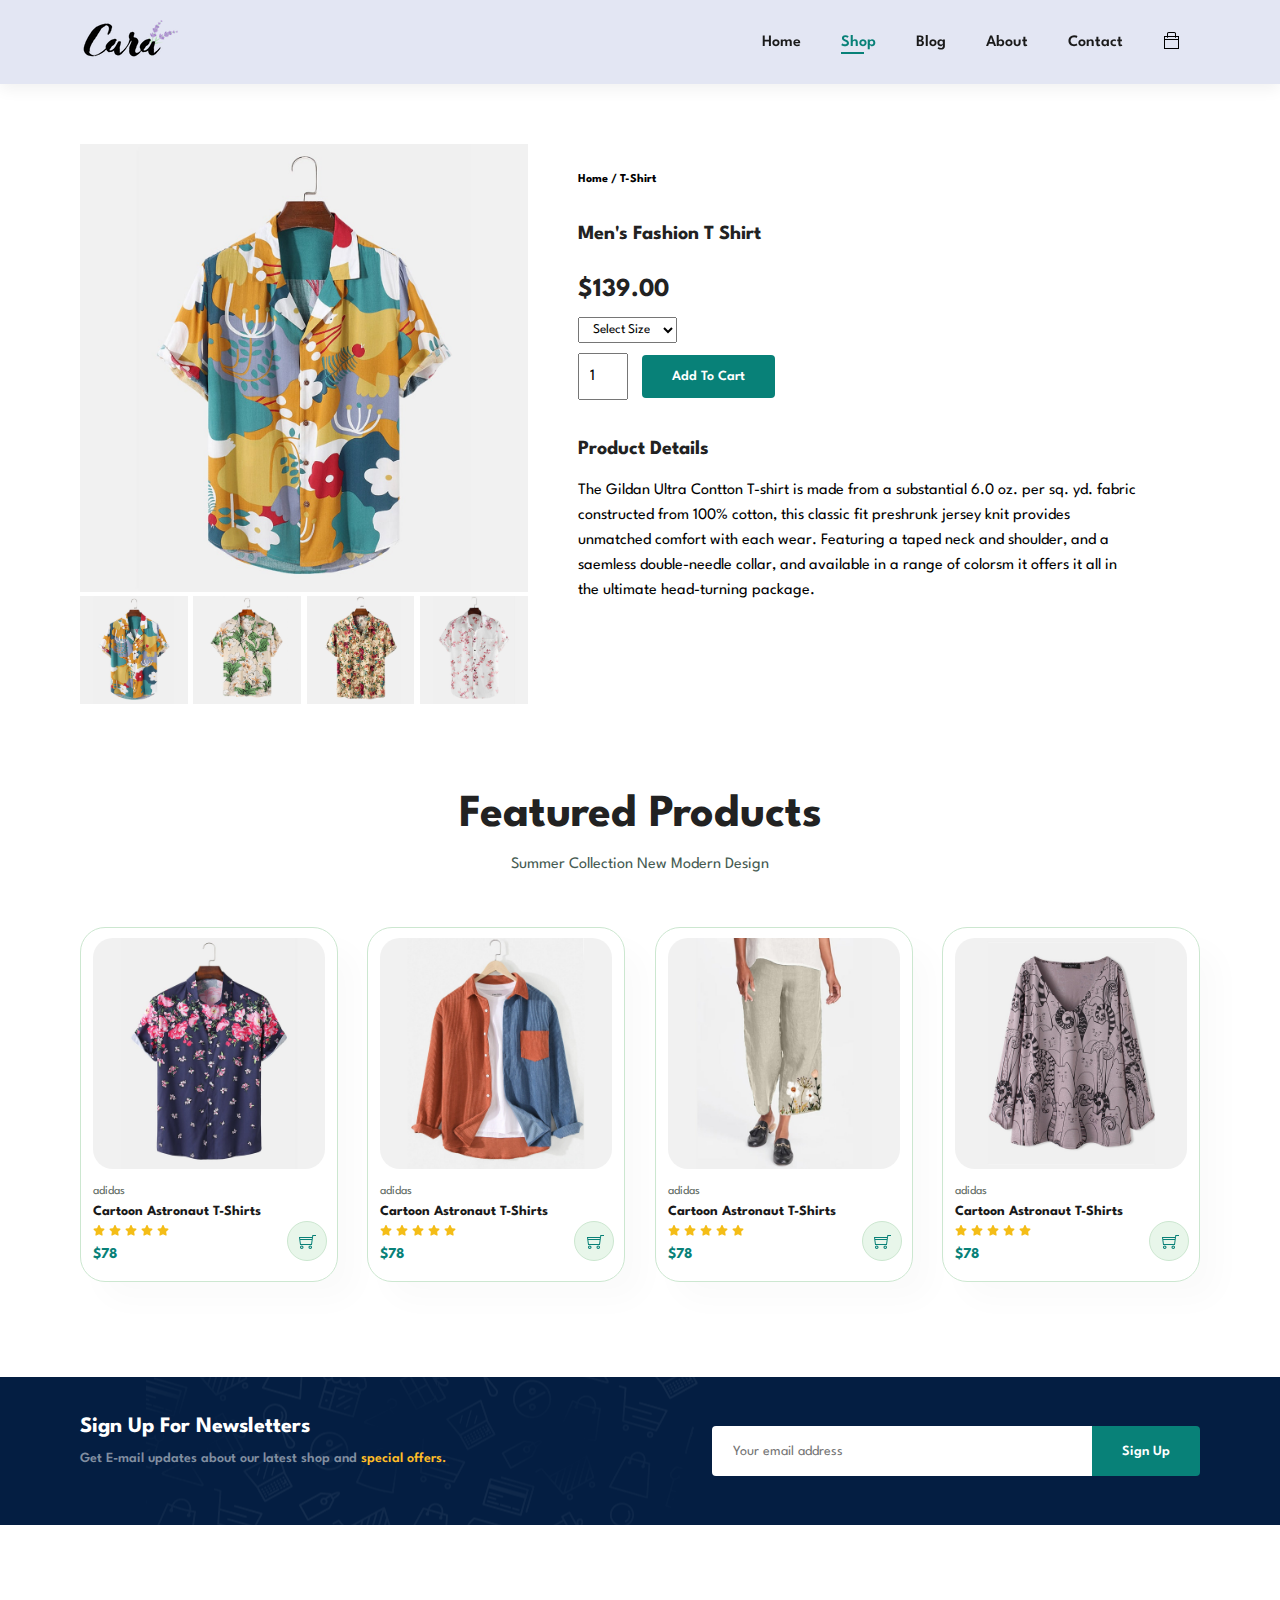
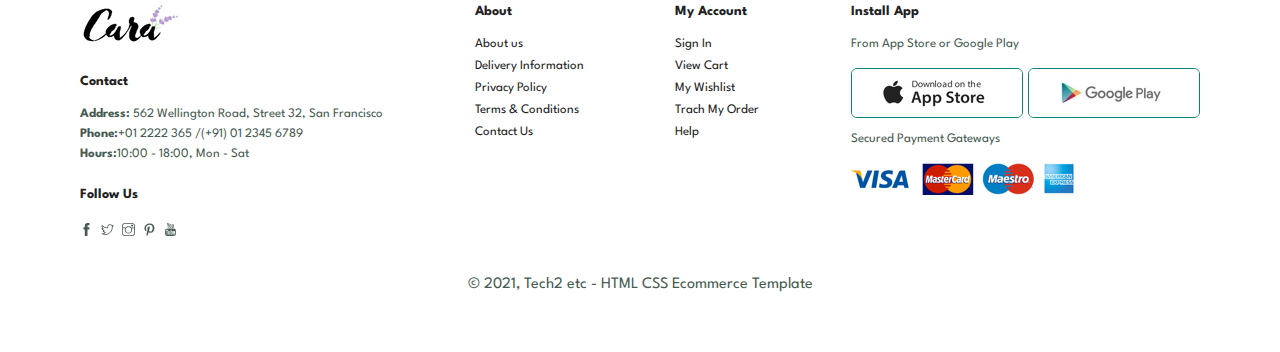
<file: sproduct.html>
<!DOCTYPE html>
<html lang="en">
<head>
    <meta charset="UTF-8">
    <meta http-equiv="X-UA-Compatible" content="IE=edge">
    <meta name="viewport" content="width=device-width, initial-scale=1.0">
    <link rel="shortcut icon" href="./img/logo-x.png" type="image/x-icon">
    <link rel="stylesheet" href="./assets/css/main.css">
    <title>Cara Fashion</title>
</head>
<body>

    <div id="main">

        <!-- header -->
        <section id="header">
            <a href="#"><img src="img/logo.png" alt=""></a>

            <div>
                <ul id="navbar">
                    <li><a class="" href="index.html">Home</a></li>
                    <li><a class="active" href="shop.html">Shop</a></li>
                    <li><a class="" href="blog.html">Blog</a></li>
                    <li><a class="" href="about.html">About</a></li>
                    <li><a class="" href="contact.html">Contact</a></li>
                    <li class="lg-hide"><a class="" href="cart.html">
                        <svg version="1.1" xmlns="http://www.w3.org/2000/svg" xmlns:xlink="http://www.w3.org/1999/xlink" width="17" height="17" viewBox="0 0 17 17">
                            <g>
                            </g>
                                <path d="M13 4v-2.394c0-0.885-0.737-1.606-1.643-1.606h-5.699c-0.905 0-1.642 0.721-1.642 1.606v2.394h-3.016v13h15v-13h-3zM5.016 1.606c0-0.334 0.288-0.606 0.642-0.606h5.699c0.355 0 0.643 0.272 0.643 0.606v2.394h-6.984v-2.394zM15 16h-13v-8h13v8zM15 7h-13v-2h2.016v0.643h1v-0.643h6.984v0.643h1v-0.643h2v2z" fill="#000000" />
                        </svg>
                    </a></li>
                    <span id="close">
                        <svg version="1.1" xmlns="http://www.w3.org/2000/svg" xmlns:xlink="http://www.w3.org/1999/xlink" width="24" height="24" viewBox="0 0 24 24">
                            <g>
                            </g>
                                <path d="M9.207 8.5l6.646 6.646-0.707 0.707-6.646-6.646-6.646 6.646-0.707-0.707 6.646-6.646-6.647-6.646 0.707-0.707 6.647 6.646 6.646-6.646 0.707 0.707-6.646 6.646z" fill="#000000" />
                        </svg>
                    </span>
                </ul>
                
            </div>
            
            <div id="mobile">
                <a class="" href="cart.html">
                    <svg version="1.1" xmlns="http://www.w3.org/2000/svg" xmlns:xlink="http://www.w3.org/1999/xlink" width="17" height="17" viewBox="0 0 17 17">
                    <g>
                    </g>
                        <path d="M13 4v-2.394c0-0.885-0.737-1.606-1.643-1.606h-5.699c-0.905 0-1.642 0.721-1.642 1.606v2.394h-3.016v13h15v-13h-3zM5.016 1.606c0-0.334 0.288-0.606 0.642-0.606h5.699c0.355 0 0.643 0.272 0.643 0.606v2.394h-6.984v-2.394zM15 16h-13v-8h13v8zM15 7h-13v-2h2.016v0.643h1v-0.643h6.984v0.643h1v-0.643h2v2z" fill="#000000" />
                    </svg>
                </a>
                <span id="bar">
                    <svg version="1.1" xmlns="http://www.w3.org/2000/svg" xmlns:xlink="http://www.w3.org/1999/xlink" width="17" height="17" viewBox="0 0 17 17">
                        <g>
                        </g>
                            <path d="M16 3v2h-15v-2h15zM1 10h15v-2h-15v2zM1 15h15v-2h-15v2z" fill="#000000" />
                    </svg>
                </span>
            </div>
        </section>
        <!-- end header -->

        <section id="prodetails" class="section-p1">
            <div class="single-pro-img">
                <img src="./img/products/f1.jpg" width="100%" id="mainImg" alt="">

                <div class="small-img-group">
                    <div class="small-img-col">
                        <img src="./img/products/f1.jpg" width="100%" class="small-img" alt="">
                    </div>
                    <div class="small-img-col">
                        <img src="./img/products/f2.jpg" width="100%" class="small-img" alt="">
                    </div>
                    <div class="small-img-col">
                        <img src="./img/products/f3.jpg" width="100%" class="small-img" alt="">
                    </div>
                    <div class="small-img-col">
                        <img src="./img/products/f4.jpg" width="100%" class="small-img" alt="">
                    </div>
                </div>

            </div>

            <div class="single-pro-details">
                <h6>Home / T-Shirt</h6>
                <h4>Men's Fashion T Shirt</h4>
                <h2>$139.00</h2>
                <select name="" id="">
                    <option value="">Select Size</option>
                    <option value="">Small</option>
                    <option value="">Medium</option>
                    <option value="">Large</option>
                    <option value="">XL</option>
                    <option value="">XXL</option>
                </select>
                <input type="number" value="1">
                <button class="normal">Add To Cart</button>
                <h4>Product Details</h4>
                <span>The Gildan Ultra Contton T-shirt is made from a substantial 6.0 oz. per sq. yd. fabric constructed from 100% cotton, this classic fit preshrunk jersey knit provides unmatched comfort with each wear. Featuring a taped neck and shoulder, and a saemless double-needle collar, and available in a range of colorsm it offers it all in the ultimate head-turning package.</span>
            </div>
        </section>

           <section id="product1" class="section-p1">
            <h2>Featured Products</h2>
            <p>Summer Collection New Modern Design</p>
            <div class="pro-container">
                <div class="pro">
                    <img class="img-prd" src="./img/products/f5.jpg" alt="">
                    <div class="des">
                        <span>adidas</span>
                        <h5>Cartoon Astronaut T-Shirts</h5>
                        <div class="star">
                            <svg xmlns="http://www.w3.org/2000/svg" viewBox="0 0 576 512"><path d="M316.9 18C311.6 7 300.4 0 288.1 0s-23.4 7-28.8 18L195 150.3 51.4 171.5c-12 1.8-22 10.2-25.7 21.7s-.7 24.2 7.9 32.7L137.8 329 113.2 474.7c-2 12 3 24.2 12.9 31.3s23 8 33.8 2.3l128.3-68.5 128.3 68.5c10.8 5.7 23.9 4.9 33.8-2.3s14.9-19.3 12.9-31.3L438.5 329 542.7 225.9c8.6-8.5 11.7-21.2 7.9-32.7s-13.7-19.9-25.7-21.7L381.2 150.3 316.9 18z"/></svg>
                            <svg xmlns="http://www.w3.org/2000/svg" viewBox="0 0 576 512"><path d="M316.9 18C311.6 7 300.4 0 288.1 0s-23.4 7-28.8 18L195 150.3 51.4 171.5c-12 1.8-22 10.2-25.7 21.7s-.7 24.2 7.9 32.7L137.8 329 113.2 474.7c-2 12 3 24.2 12.9 31.3s23 8 33.8 2.3l128.3-68.5 128.3 68.5c10.8 5.7 23.9 4.9 33.8-2.3s14.9-19.3 12.9-31.3L438.5 329 542.7 225.9c8.6-8.5 11.7-21.2 7.9-32.7s-13.7-19.9-25.7-21.7L381.2 150.3 316.9 18z"/></svg>
                            <svg xmlns="http://www.w3.org/2000/svg" viewBox="0 0 576 512"><path d="M316.9 18C311.6 7 300.4 0 288.1 0s-23.4 7-28.8 18L195 150.3 51.4 171.5c-12 1.8-22 10.2-25.7 21.7s-.7 24.2 7.9 32.7L137.8 329 113.2 474.7c-2 12 3 24.2 12.9 31.3s23 8 33.8 2.3l128.3-68.5 128.3 68.5c10.8 5.7 23.9 4.9 33.8-2.3s14.9-19.3 12.9-31.3L438.5 329 542.7 225.9c8.6-8.5 11.7-21.2 7.9-32.7s-13.7-19.9-25.7-21.7L381.2 150.3 316.9 18z"/></svg>
                            <svg xmlns="http://www.w3.org/2000/svg" viewBox="0 0 576 512"><path d="M316.9 18C311.6 7 300.4 0 288.1 0s-23.4 7-28.8 18L195 150.3 51.4 171.5c-12 1.8-22 10.2-25.7 21.7s-.7 24.2 7.9 32.7L137.8 329 113.2 474.7c-2 12 3 24.2 12.9 31.3s23 8 33.8 2.3l128.3-68.5 128.3 68.5c10.8 5.7 23.9 4.9 33.8-2.3s14.9-19.3 12.9-31.3L438.5 329 542.7 225.9c8.6-8.5 11.7-21.2 7.9-32.7s-13.7-19.9-25.7-21.7L381.2 150.3 316.9 18z"/></svg>
                            <svg xmlns="http://www.w3.org/2000/svg" viewBox="0 0 576 512"><path d="M316.9 18C311.6 7 300.4 0 288.1 0s-23.4 7-28.8 18L195 150.3 51.4 171.5c-12 1.8-22 10.2-25.7 21.7s-.7 24.2 7.9 32.7L137.8 329 113.2 474.7c-2 12 3 24.2 12.9 31.3s23 8 33.8 2.3l128.3-68.5 128.3 68.5c10.8 5.7 23.9 4.9 33.8-2.3s14.9-19.3 12.9-31.3L438.5 329 542.7 225.9c8.6-8.5 11.7-21.2 7.9-32.7s-13.7-19.9-25.7-21.7L381.2 150.3 316.9 18z"/></svg>
                        </div>
                        <h4>$78</h4>
                    </div>
                    <a href="#" class="cart">
                        <svg version="1.1" xmlns="http://www.w3.org/2000/svg" xmlns:xlink="http://www.w3.org/1999/xlink" width="17" height="17" viewBox="0 0 17 17">
                        <g>
                        </g>
                            <path d="M2.75 12.5c-0.965 0-1.75 0.785-1.75 1.75s0.785 1.75 1.75 1.75 1.75-0.785 1.75-1.75-0.785-1.75-1.75-1.75zM2.75 15c-0.414 0-0.75-0.337-0.75-0.75s0.336-0.75 0.75-0.75 0.75 0.337 0.75 0.75-0.336 0.75-0.75 0.75zM11.25 12.5c-0.965 0-1.75 0.785-1.75 1.75s0.785 1.75 1.75 1.75 1.75-0.785 1.75-1.75-0.785-1.75-1.75-1.75zM11.25 15c-0.414 0-0.75-0.337-0.75-0.75s0.336-0.75 0.75-0.75 0.75 0.337 0.75 0.75-0.336 0.75-0.75 0.75zM13.371 2l-0.302 2h-13.143l1.118 8.036h11.913l1.038-7.463 0.236-1.573h2.769v-1h-3.629zM12.926 5l-0.139 1h-11.574l-0.139-1h11.852zM1.914 11.036l-0.561-4.036h11.295l-0.561 4.036h-10.173z" fill="#000000"/>
                        </svg>
                    </a>
                </div>
                <div class="pro">
                    <img class="img-prd" src="./img/products/f6.jpg" alt="">
                    <div class="des">
                        <span>adidas</span>
                        <h5>Cartoon Astronaut T-Shirts</h5>
                        <div class="star">
                            <svg xmlns="http://www.w3.org/2000/svg" viewBox="0 0 576 512"><path d="M316.9 18C311.6 7 300.4 0 288.1 0s-23.4 7-28.8 18L195 150.3 51.4 171.5c-12 1.8-22 10.2-25.7 21.7s-.7 24.2 7.9 32.7L137.8 329 113.2 474.7c-2 12 3 24.2 12.9 31.3s23 8 33.8 2.3l128.3-68.5 128.3 68.5c10.8 5.7 23.9 4.9 33.8-2.3s14.9-19.3 12.9-31.3L438.5 329 542.7 225.9c8.6-8.5 11.7-21.2 7.9-32.7s-13.7-19.9-25.7-21.7L381.2 150.3 316.9 18z"/></svg>
                            <svg xmlns="http://www.w3.org/2000/svg" viewBox="0 0 576 512"><path d="M316.9 18C311.6 7 300.4 0 288.1 0s-23.4 7-28.8 18L195 150.3 51.4 171.5c-12 1.8-22 10.2-25.7 21.7s-.7 24.2 7.9 32.7L137.8 329 113.2 474.7c-2 12 3 24.2 12.9 31.3s23 8 33.8 2.3l128.3-68.5 128.3 68.5c10.8 5.7 23.9 4.9 33.8-2.3s14.9-19.3 12.9-31.3L438.5 329 542.7 225.9c8.6-8.5 11.7-21.2 7.9-32.7s-13.7-19.9-25.7-21.7L381.2 150.3 316.9 18z"/></svg>
                            <svg xmlns="http://www.w3.org/2000/svg" viewBox="0 0 576 512"><path d="M316.9 18C311.6 7 300.4 0 288.1 0s-23.4 7-28.8 18L195 150.3 51.4 171.5c-12 1.8-22 10.2-25.7 21.7s-.7 24.2 7.9 32.7L137.8 329 113.2 474.7c-2 12 3 24.2 12.9 31.3s23 8 33.8 2.3l128.3-68.5 128.3 68.5c10.8 5.7 23.9 4.9 33.8-2.3s14.9-19.3 12.9-31.3L438.5 329 542.7 225.9c8.6-8.5 11.7-21.2 7.9-32.7s-13.7-19.9-25.7-21.7L381.2 150.3 316.9 18z"/></svg>
                            <svg xmlns="http://www.w3.org/2000/svg" viewBox="0 0 576 512"><path d="M316.9 18C311.6 7 300.4 0 288.1 0s-23.4 7-28.8 18L195 150.3 51.4 171.5c-12 1.8-22 10.2-25.7 21.7s-.7 24.2 7.9 32.7L137.8 329 113.2 474.7c-2 12 3 24.2 12.9 31.3s23 8 33.8 2.3l128.3-68.5 128.3 68.5c10.8 5.7 23.9 4.9 33.8-2.3s14.9-19.3 12.9-31.3L438.5 329 542.7 225.9c8.6-8.5 11.7-21.2 7.9-32.7s-13.7-19.9-25.7-21.7L381.2 150.3 316.9 18z"/></svg>
                            <svg xmlns="http://www.w3.org/2000/svg" viewBox="0 0 576 512"><path d="M316.9 18C311.6 7 300.4 0 288.1 0s-23.4 7-28.8 18L195 150.3 51.4 171.5c-12 1.8-22 10.2-25.7 21.7s-.7 24.2 7.9 32.7L137.8 329 113.2 474.7c-2 12 3 24.2 12.9 31.3s23 8 33.8 2.3l128.3-68.5 128.3 68.5c10.8 5.7 23.9 4.9 33.8-2.3s14.9-19.3 12.9-31.3L438.5 329 542.7 225.9c8.6-8.5 11.7-21.2 7.9-32.7s-13.7-19.9-25.7-21.7L381.2 150.3 316.9 18z"/></svg>
                        </div>
                        <h4>$78</h4>
                    </div>
                    <a href="#" class="cart">
                        <svg version="1.1" xmlns="http://www.w3.org/2000/svg" xmlns:xlink="http://www.w3.org/1999/xlink" width="17" height="17" viewBox="0 0 17 17">
                        <g>
                        </g>
                            <path d="M2.75 12.5c-0.965 0-1.75 0.785-1.75 1.75s0.785 1.75 1.75 1.75 1.75-0.785 1.75-1.75-0.785-1.75-1.75-1.75zM2.75 15c-0.414 0-0.75-0.337-0.75-0.75s0.336-0.75 0.75-0.75 0.75 0.337 0.75 0.75-0.336 0.75-0.75 0.75zM11.25 12.5c-0.965 0-1.75 0.785-1.75 1.75s0.785 1.75 1.75 1.75 1.75-0.785 1.75-1.75-0.785-1.75-1.75-1.75zM11.25 15c-0.414 0-0.75-0.337-0.75-0.75s0.336-0.75 0.75-0.75 0.75 0.337 0.75 0.75-0.336 0.75-0.75 0.75zM13.371 2l-0.302 2h-13.143l1.118 8.036h11.913l1.038-7.463 0.236-1.573h2.769v-1h-3.629zM12.926 5l-0.139 1h-11.574l-0.139-1h11.852zM1.914 11.036l-0.561-4.036h11.295l-0.561 4.036h-10.173z" fill="#000000"/>
                        </svg>
                    </a>
                </div>
                <div class="pro">
                    <img class="img-prd" src="./img/products/f7.jpg" alt="">
                    <div class="des">
                        <span>adidas</span>
                        <h5>Cartoon Astronaut T-Shirts</h5>
                        <div class="star">
                            <svg xmlns="http://www.w3.org/2000/svg" viewBox="0 0 576 512"><path d="M316.9 18C311.6 7 300.4 0 288.1 0s-23.4 7-28.8 18L195 150.3 51.4 171.5c-12 1.8-22 10.2-25.7 21.7s-.7 24.2 7.9 32.7L137.8 329 113.2 474.7c-2 12 3 24.2 12.9 31.3s23 8 33.8 2.3l128.3-68.5 128.3 68.5c10.8 5.7 23.9 4.9 33.8-2.3s14.9-19.3 12.9-31.3L438.5 329 542.7 225.9c8.6-8.5 11.7-21.2 7.9-32.7s-13.7-19.9-25.7-21.7L381.2 150.3 316.9 18z"/></svg>
                            <svg xmlns="http://www.w3.org/2000/svg" viewBox="0 0 576 512"><path d="M316.9 18C311.6 7 300.4 0 288.1 0s-23.4 7-28.8 18L195 150.3 51.4 171.5c-12 1.8-22 10.2-25.7 21.7s-.7 24.2 7.9 32.7L137.8 329 113.2 474.7c-2 12 3 24.2 12.9 31.3s23 8 33.8 2.3l128.3-68.5 128.3 68.5c10.8 5.7 23.9 4.9 33.8-2.3s14.9-19.3 12.9-31.3L438.5 329 542.7 225.9c8.6-8.5 11.7-21.2 7.9-32.7s-13.7-19.9-25.7-21.7L381.2 150.3 316.9 18z"/></svg>
                            <svg xmlns="http://www.w3.org/2000/svg" viewBox="0 0 576 512"><path d="M316.9 18C311.6 7 300.4 0 288.1 0s-23.4 7-28.8 18L195 150.3 51.4 171.5c-12 1.8-22 10.2-25.7 21.7s-.7 24.2 7.9 32.7L137.8 329 113.2 474.7c-2 12 3 24.2 12.9 31.3s23 8 33.8 2.3l128.3-68.5 128.3 68.5c10.8 5.7 23.9 4.9 33.8-2.3s14.9-19.3 12.9-31.3L438.5 329 542.7 225.9c8.6-8.5 11.7-21.2 7.9-32.7s-13.7-19.9-25.7-21.7L381.2 150.3 316.9 18z"/></svg>
                            <svg xmlns="http://www.w3.org/2000/svg" viewBox="0 0 576 512"><path d="M316.9 18C311.6 7 300.4 0 288.1 0s-23.4 7-28.8 18L195 150.3 51.4 171.5c-12 1.8-22 10.2-25.7 21.7s-.7 24.2 7.9 32.7L137.8 329 113.2 474.7c-2 12 3 24.2 12.9 31.3s23 8 33.8 2.3l128.3-68.5 128.3 68.5c10.8 5.7 23.9 4.9 33.8-2.3s14.9-19.3 12.9-31.3L438.5 329 542.7 225.9c8.6-8.5 11.7-21.2 7.9-32.7s-13.7-19.9-25.7-21.7L381.2 150.3 316.9 18z"/></svg>
                            <svg xmlns="http://www.w3.org/2000/svg" viewBox="0 0 576 512"><path d="M316.9 18C311.6 7 300.4 0 288.1 0s-23.4 7-28.8 18L195 150.3 51.4 171.5c-12 1.8-22 10.2-25.7 21.7s-.7 24.2 7.9 32.7L137.8 329 113.2 474.7c-2 12 3 24.2 12.9 31.3s23 8 33.8 2.3l128.3-68.5 128.3 68.5c10.8 5.7 23.9 4.9 33.8-2.3s14.9-19.3 12.9-31.3L438.5 329 542.7 225.9c8.6-8.5 11.7-21.2 7.9-32.7s-13.7-19.9-25.7-21.7L381.2 150.3 316.9 18z"/></svg>
                        </div>
                        <h4>$78</h4>
                    </div>
                    <a href="#" class="cart">
                        <svg version="1.1" xmlns="http://www.w3.org/2000/svg" xmlns:xlink="http://www.w3.org/1999/xlink" width="17" height="17" viewBox="0 0 17 17">
                        <g>
                        </g>
                            <path d="M2.75 12.5c-0.965 0-1.75 0.785-1.75 1.75s0.785 1.75 1.75 1.75 1.75-0.785 1.75-1.75-0.785-1.75-1.75-1.75zM2.75 15c-0.414 0-0.75-0.337-0.75-0.75s0.336-0.75 0.75-0.75 0.75 0.337 0.75 0.75-0.336 0.75-0.75 0.75zM11.25 12.5c-0.965 0-1.75 0.785-1.75 1.75s0.785 1.75 1.75 1.75 1.75-0.785 1.75-1.75-0.785-1.75-1.75-1.75zM11.25 15c-0.414 0-0.75-0.337-0.75-0.75s0.336-0.75 0.75-0.75 0.75 0.337 0.75 0.75-0.336 0.75-0.75 0.75zM13.371 2l-0.302 2h-13.143l1.118 8.036h11.913l1.038-7.463 0.236-1.573h2.769v-1h-3.629zM12.926 5l-0.139 1h-11.574l-0.139-1h11.852zM1.914 11.036l-0.561-4.036h11.295l-0.561 4.036h-10.173z" fill="#000000"/>
                        </svg>
                    </a>
                </div>
                <div class="pro">
                    <img class="img-prd" src="./img/products/f8.jpg" alt="">
                    <div class="des">
                        <span>adidas</span>
                        <h5>Cartoon Astronaut T-Shirts</h5>
                        <div class="star">
                            <svg xmlns="http://www.w3.org/2000/svg" viewBox="0 0 576 512"><path d="M316.9 18C311.6 7 300.4 0 288.1 0s-23.4 7-28.8 18L195 150.3 51.4 171.5c-12 1.8-22 10.2-25.7 21.7s-.7 24.2 7.9 32.7L137.8 329 113.2 474.7c-2 12 3 24.2 12.9 31.3s23 8 33.8 2.3l128.3-68.5 128.3 68.5c10.8 5.7 23.9 4.9 33.8-2.3s14.9-19.3 12.9-31.3L438.5 329 542.7 225.9c8.6-8.5 11.7-21.2 7.9-32.7s-13.7-19.9-25.7-21.7L381.2 150.3 316.9 18z"/></svg>
                            <svg xmlns="http://www.w3.org/2000/svg" viewBox="0 0 576 512"><path d="M316.9 18C311.6 7 300.4 0 288.1 0s-23.4 7-28.8 18L195 150.3 51.4 171.5c-12 1.8-22 10.2-25.7 21.7s-.7 24.2 7.9 32.7L137.8 329 113.2 474.7c-2 12 3 24.2 12.9 31.3s23 8 33.8 2.3l128.3-68.5 128.3 68.5c10.8 5.7 23.9 4.9 33.8-2.3s14.9-19.3 12.9-31.3L438.5 329 542.7 225.9c8.6-8.5 11.7-21.2 7.9-32.7s-13.7-19.9-25.7-21.7L381.2 150.3 316.9 18z"/></svg>
                            <svg xmlns="http://www.w3.org/2000/svg" viewBox="0 0 576 512"><path d="M316.9 18C311.6 7 300.4 0 288.1 0s-23.4 7-28.8 18L195 150.3 51.4 171.5c-12 1.8-22 10.2-25.7 21.7s-.7 24.2 7.9 32.7L137.8 329 113.2 474.7c-2 12 3 24.2 12.9 31.3s23 8 33.8 2.3l128.3-68.5 128.3 68.5c10.8 5.7 23.9 4.9 33.8-2.3s14.9-19.3 12.9-31.3L438.5 329 542.7 225.9c8.6-8.5 11.7-21.2 7.9-32.7s-13.7-19.9-25.7-21.7L381.2 150.3 316.9 18z"/></svg>
                            <svg xmlns="http://www.w3.org/2000/svg" viewBox="0 0 576 512"><path d="M316.9 18C311.6 7 300.4 0 288.1 0s-23.4 7-28.8 18L195 150.3 51.4 171.5c-12 1.8-22 10.2-25.7 21.7s-.7 24.2 7.9 32.7L137.8 329 113.2 474.7c-2 12 3 24.2 12.9 31.3s23 8 33.8 2.3l128.3-68.5 128.3 68.5c10.8 5.7 23.9 4.9 33.8-2.3s14.9-19.3 12.9-31.3L438.5 329 542.7 225.9c8.6-8.5 11.7-21.2 7.9-32.7s-13.7-19.9-25.7-21.7L381.2 150.3 316.9 18z"/></svg>
                            <svg xmlns="http://www.w3.org/2000/svg" viewBox="0 0 576 512"><path d="M316.9 18C311.6 7 300.4 0 288.1 0s-23.4 7-28.8 18L195 150.3 51.4 171.5c-12 1.8-22 10.2-25.7 21.7s-.7 24.2 7.9 32.7L137.8 329 113.2 474.7c-2 12 3 24.2 12.9 31.3s23 8 33.8 2.3l128.3-68.5 128.3 68.5c10.8 5.7 23.9 4.9 33.8-2.3s14.9-19.3 12.9-31.3L438.5 329 542.7 225.9c8.6-8.5 11.7-21.2 7.9-32.7s-13.7-19.9-25.7-21.7L381.2 150.3 316.9 18z"/></svg>
                        </div>
                        <h4>$78</h4>
                    </div>
                    <a href="#" class="cart">
                        <svg version="1.1" xmlns="http://www.w3.org/2000/svg" xmlns:xlink="http://www.w3.org/1999/xlink" width="17" height="17" viewBox="0 0 17 17">
                        <g>
                        </g>
                            <path d="M2.75 12.5c-0.965 0-1.75 0.785-1.75 1.75s0.785 1.75 1.75 1.75 1.75-0.785 1.75-1.75-0.785-1.75-1.75-1.75zM2.75 15c-0.414 0-0.75-0.337-0.75-0.75s0.336-0.75 0.75-0.75 0.75 0.337 0.75 0.75-0.336 0.75-0.75 0.75zM11.25 12.5c-0.965 0-1.75 0.785-1.75 1.75s0.785 1.75 1.75 1.75 1.75-0.785 1.75-1.75-0.785-1.75-1.75-1.75zM11.25 15c-0.414 0-0.75-0.337-0.75-0.75s0.336-0.75 0.75-0.75 0.75 0.337 0.75 0.75-0.336 0.75-0.75 0.75zM13.371 2l-0.302 2h-13.143l1.118 8.036h11.913l1.038-7.463 0.236-1.573h2.769v-1h-3.629zM12.926 5l-0.139 1h-11.574l-0.139-1h11.852zM1.914 11.036l-0.561-4.036h11.295l-0.561 4.036h-10.173z" fill="#000000"/>
                        </svg>
                    </a>
                </div>
            </div>
        </section>

        <section id="newsletter" class="section-p1 section-m1">
            <div class="newstext">
                <h4>Sign Up For Newsletters</h4>
                <p>Get E-mail updates about our latest shop and <span>special offers.</span></p>
            </div>
            <div class="form">
                <input type="text" placeholder="Your email address">
                <button class="normal">Sign Up</button>
            </div>
        </section>

        <footer class="section-p1">
            <div class="row">
                <div class="col">
                    <img class="logo" src="./img/logo.png" alt="Logo">
                    <h4>Contact</h4>
                    <p><strong>Address:</strong> 562 Wellington Road, Street 32, San Francisco</p>
                    <p><strong>Phone:</strong>+01 2222 365 /(+91) 01 2345 6789</p>
                    <p><strong>Hours:</strong>10:00 - 18:00, Mon - Sat</p>
                    <div class="follow">
                        <h4>Follow Us</h4>
                        <div class="social">
                            <!-- facebook -->
                            <svg version="1.1" xmlns="http://www.w3.org/2000/svg" xmlns:xlink="http://www.w3.org/1999/xlink" width="17" height="17" viewBox="0 0 17 17">
                                <g>
                                </g>
                                    <path d="M12.461 5.57l-0.309 2.93h-2.342v8.5h-3.518v-8.5h-1.753v-2.93h1.753v-1.764c0-2.383 0.991-3.806 3.808-3.806h2.341v2.93h-1.465c-1.093 0-1.166 0.413-1.166 1.176v1.464h2.651z" fill="#000000" />
                            </svg>
                            <!-- twitter -->
                            <svg version="1.1" xmlns="http://www.w3.org/2000/svg" xmlns:xlink="http://www.w3.org/1999/xlink" width="17" height="17" viewBox="0 0 17 17">
                                <g>
                                </g>
                                    <path d="M17 3.236c-0.626 0.27-1.305 0.464-2.007 0.539 0.723-0.431 1.273-1.11 1.532-1.919-0.669 0.399-1.424 0.69-2.211 0.841-0.636-0.68-1.542-1.1-2.545-1.1-1.931 0-3.484 1.564-3.484 3.483 0 0.27 0.033 0.54 0.086 0.799-2.891-0.15-5.469-1.531-7.184-3.646-0.302 0.517-0.475 1.111-0.475 1.759 0 1.208 0.615 2.275 1.553 2.901-0.571-0.022-1.111-0.184-1.575-0.442 0 0.010 0 0.032 0 0.043 0 1.692 1.197 3.095 2.794 3.419-0.291 0.075-0.604 0.118-0.917 0.118-0.226 0-0.442-0.021-0.657-0.054 0.442 1.381 1.726 2.384 3.257 2.417-1.198 0.938-2.697 1.488-4.326 1.488-0.291 0-0.561-0.010-0.841-0.042 1.543 0.992 3.376 1.564 5.351 1.564 6.407 0 9.913-5.307 9.913-9.912 0-0.152 0-0.302-0.010-0.454 0.678-0.496 1.271-1.112 1.746-1.802zM14.263 5.491c0 3.701-2.765 8.912-8.913 8.912-0.492 0-0.979-0.040-1.458-0.118 0.67-0.276 1.305-0.646 1.891-1.104 0.333-0.26 0.466-0.702 0.332-1.103-0.134-0.401-0.505-0.675-0.928-0.684-0.545-0.011-1.055-0.197-1.467-0.509 0.004-0.001 0.008-0.002 0.012-0.003 0.452-0.116 0.763-0.528 0.751-0.994-0.011-0.467-0.343-0.862-0.8-0.955-0.652-0.132-1.203-0.516-1.559-1.046 0.035 0.002 0.069 0.004 0.104 0.005 0.013 0 0.025 0 0.038 0 0.432 0 0.817-0.278 0.951-0.692 0.138-0.426-0.024-0.891-0.397-1.14-0.63-0.42-1.030-1.096-1.098-1.841 1.824 1.582 4.146 2.531 6.597 2.658 0.017 0.001 0.035 0.001 0.052 0.001 0.291 0 0.568-0.127 0.759-0.349 0.202-0.235 0.283-0.551 0.22-0.854-0.044-0.209-0.066-0.41-0.066-0.595 0-1.369 1.114-2.483 2.484-2.483 0.698 0 1.342 0.278 1.815 0.784 0.116 0.124 0.261 0.215 0.417 0.266-0.019 0.146-0.006 0.297 0.043 0.444 0.063 0.191 0.18 0.352 0.33 0.47-0.089 0.164-0.132 0.353-0.119 0.544 0.010 0.129 0.009 0.257 0.009 0.386z" fill="#000000" />
                            </svg>
                            <!-- insta -->
                            <svg version="1.1" xmlns="http://www.w3.org/2000/svg" xmlns:xlink="http://www.w3.org/1999/xlink" width="17" height="17" viewBox="0 0 17 17">
                                <g>
                                </g>
                                    <path d="M13 0h-9c-2.2 0-4 1.8-4 4v9c0 2.2 1.8 4 4 4h9c2.2 0 4-1.8 4-4v-9c0-2.2-1.8-4-4-4zM16 13c0 1.654-1.346 3-3 3h-9c-1.654 0-3-1.346-3-3v-6h3.207c-0.286 0.61-0.457 1.283-0.457 2 0 2.619 2.131 4.75 4.75 4.75s4.75-2.131 4.75-4.75c0-0.717-0.171-1.39-0.457-2h3.207v6zM12.25 9c0 2.068-1.682 3.75-3.75 3.75s-3.75-1.682-3.75-3.75 1.682-3.75 3.75-3.75 3.75 1.682 3.75 3.75zM12.152 6c-0.872-1.059-2.176-1.75-3.652-1.75s-2.78 0.691-3.652 1.75h-3.848v-2c0-1.654 1.346-3 3-3h9c1.654 0 3 1.346 3 3v2h-3.848zM14.454 2.722v1.298c0 0.299-0.244 0.543-0.542 0.543h-1.368c-0.3-0.001-0.544-0.245-0.544-0.543v-1.298c0-0.299 0.244-0.543 0.544-0.543h1.368c0.298 0 0.542 0.244 0.542 0.543z" fill="#000000" />
                            </svg>
                            <!-- pint -->
                            <svg version="1.1" xmlns="http://www.w3.org/2000/svg" xmlns:xlink="http://www.w3.org/1999/xlink" width="17" height="17" viewBox="0 0 17 17">
                                <g>
                                </g>
                                    <path d="M15.025 6.225c0 3.819-2.123 6.662-5.246 6.662-1.049 0-2.035-0.568-2.365-1.213-0.568 2.238-0.682 2.667-0.682 2.667-0.203 0.746-0.619 1.493-0.985 2.074-1.043 0.737-1.14-0.404-1.14-0.404-0.024-0.684-0.012-1.505 0.166-2.237 0 0 0.189-0.785 1.25-5.285-0.315-0.62-0.315-1.543-0.315-1.543 0-1.441 0.835-2.516 1.872-2.516 0.885 0 1.314 0.67 1.314 1.467 0 0.885-0.57 2.213-0.859 3.439-0.24 1.037 0.518 1.871 1.529 1.871 1.847 0 3.084-2.363 3.084-5.158 0-2.137-1.44-3.729-4.045-3.729-2.945 0-4.778 2.2-4.778 4.652 0 0.848 0.252 1.442 0.644 1.91 0.178 0.215 0.203 0.29 0.139 0.543-0.049 0.177-0.15 0.607-0.201 0.771-0.063 0.253-0.266 0.341-0.48 0.253-1.353-0.558-1.986-2.049-1.986-3.718 0-2.756 2.325-6.068 6.928-6.068 3.717 0 6.156 2.692 6.156 5.562z" fill="#000000" />
                            </svg>
                            <!-- youtube -->
                            <svg version="1.1" xmlns="http://www.w3.org/2000/svg" xmlns:xlink="http://www.w3.org/1999/xlink" width="17" height="17" viewBox="0 0 17 17">
                                <g>
                                </g>
                                    <path d="M8.301 6.422c0.437 0 0.769-0.161 1.006-0.484 0.181-0.237 0.265-0.617 0.265-1.12v-1.66c0-0.503-0.084-0.873-0.265-1.11-0.238-0.321-0.57-0.483-1.006-0.483-0.428 0-0.76 0.161-0.995 0.483-0.181 0.238-0.266 0.608-0.266 1.111v1.66c0 0.503 0.085 0.873 0.266 1.12 0.235 0.322 0.567 0.483 0.995 0.483zM7.893 2.988c0-0.436 0.133-0.654 0.408-0.654 0.285 0 0.408 0.218 0.408 0.654v1.992c0 0.437-0.123 0.664-0.408 0.664-0.275 0-0.408-0.228-0.408-0.664v-1.992zM10.35 6.071c-0.048-0.143-0.075-0.37-0.075-0.711v-3.738h0.863v3.481c0 0.2 0 0.313 0.010 0.333 0.019 0.133 0.085 0.208 0.199 0.208 0.17 0 0.35-0.133 0.54-0.408v-3.614h0.863v4.734h-0.863v-0.522c-0.341 0.398-0.663 0.588-0.978 0.588-0.275 0-0.474-0.113-0.559-0.351zM13.633 11.811v0.436h-0.854v-0.436c0-0.427 0.143-0.646 0.427-0.646 0.284 0.001 0.427 0.219 0.427 0.646zM4.354 1.774c-0.208-0.588-0.416-1.186-0.617-1.774h1.007l0.673 2.495 0.645-2.495h0.968l-1.148 3.785v2.571h-0.948v-2.571c-0.086-0.465-0.276-1.129-0.58-2.011zM15.283 8.785c-0.171-0.75-0.788-1.3-1.518-1.385-1.746-0.19-3.511-0.19-5.266-0.19s-3.52 0-5.256 0.19c-0.738 0.085-1.346 0.635-1.526 1.385-0.237 1.062-0.247 2.22-0.247 3.32 0 1.091 0 2.257 0.247 3.32 0.171 0.75 0.788 1.3 1.518 1.376 1.745 0.199 3.51 0.199 5.265 0.199s3.52 0 5.266-0.199c0.729-0.076 1.337-0.626 1.518-1.376 0.237-1.062 0.247-2.229 0.247-3.32-0.001-1.1-0.001-2.258-0.248-3.32zM5.483 9.743h-1.014v5.398h-0.949v-5.398h-0.997v-0.892h2.96v0.892zM8.045 15.141h-0.845v-0.512c-0.342 0.389-0.664 0.579-0.968 0.579-0.274 0-0.474-0.114-0.55-0.351-0.048-0.142-0.076-0.361-0.076-0.692v-3.709h0.845v3.453c0 0.2 0 0.304 0.009 0.333 0.020 0.132 0.086 0.199 0.199 0.199 0.172 0 0.352-0.132 0.541-0.398v-3.586h0.845v4.684zM11.271 13.737c0 0.437-0.020 0.749-0.086 0.948-0.104 0.342-0.342 0.522-0.674 0.522-0.303 0-0.598-0.171-0.883-0.522v0.456h-0.843v-6.29h0.843v2.059c0.275-0.342 0.57-0.512 0.883-0.512 0.332 0 0.57 0.18 0.674 0.531 0.066 0.19 0.086 0.502 0.086 0.939v1.869zM14.477 12.959h-1.698v0.825c0 0.437 0.143 0.654 0.437 0.654 0.209 0 0.332-0.113 0.38-0.341 0.009-0.047 0.019-0.237 0.019-0.579h0.863v0.124c0 0.275 0 0.465-0.019 0.55-0.020 0.189-0.096 0.36-0.199 0.512-0.229 0.332-0.579 0.503-1.024 0.503-0.446 0-0.779-0.161-1.025-0.484-0.18-0.228-0.275-0.598-0.275-1.101v-1.641c0-0.503 0.086-0.863 0.266-1.101 0.247-0.323 0.579-0.484 1.016-0.484 0.428 0 0.759 0.161 1.005 0.484 0.172 0.237 0.257 0.597 0.257 1.101v0.978zM10.426 11.801v2.002c0 0.427-0.124 0.635-0.37 0.635-0.143 0-0.285-0.066-0.428-0.208v-2.855c0.143-0.143 0.285-0.209 0.428-0.209 0.246 0 0.37 0.218 0.37 0.635z" fill="#000000" />
                            </svg>
                        </div>
                    </div>
                </div>
        
                <div class="col">
                    <h4>About</h4>
                    <a href="#">About us</a>
                    <a href="#">Delivery Information</a>
                    <a href="#">Privacy Policy</a>
                    <a href="#">Terms & Conditions</a>
                    <a href="#">Contact Us</a>
                </div>
        
                <div class="col">
                    <h4>My Account</h4>
                    <a href="#">Sign In</a>
                    <a href="#">View Cart</a>
                    <a href="#">My Wishlist</a>
                    <a href="#">Trach My Order</a>
                    <a href="#">Help</a>
                </div>
        
                <div class="col install">
                    <h4>Install App</h4>
                    <p>From App Store or Google Play</p>
                    <div class="row">
                        <img src="./img/pay/app.jpg" alt="">
                        <div></div>
                        <img src="./img/pay/play.jpg" alt="">
                    </div>
                    <p>Secured Payment Gateways</p>
                    <img src="./img/pay/pay.png" alt="">
                </div>
            </div>

            <div class="copyright">
                <p>&#169 2021, Tech2 etc - HTML CSS Ecommerce Template</p>
            </div>
        </footer>
        <!-- end homepage -->

    </div>

    <script src="./assets/js/jquery-3.6.0.min.js" type="text/javascript"></script>

    <script>
            $(".small-img").click(function() {
                $(this).each(function() {
                    $("#mainImg").attr('src', this.src);
                });
            });
    </script>

    <script src="./assets/js/style.js" type="text/javascript"></script>
</body>
</html>
</file>
<file: assets/css/main.css>
@import url(https://fonts.googleapis.com/css2?family=League+Spartan:wght@100;200;300;400;500;600;700;800;900&display=swap);
*, *::before, *::after {
  -webkit-box-sizing: inherit;
          box-sizing: inherit;
  padding: 0;
  margin: 0;
  font-family: "League Spartan", sans-serif;
}

body {
  -webkit-box-sizing: border-box;
          box-sizing: border-box;
  overflow-x: hidden;
}

h1, h2, h3, h4, h5, h6 {
  padding: 0;
  margin: 0;
}

h1 {
  font-size: 50px;
  line-height: 64px;
  color: #222;
}

h2 {
  font-size: 46px;
  line-height: 54px;
  color: #222;
}

h4 {
  font-size: 20px;
  color: #222;
}

h6 {
  font-weight: 700;
  font-size: 12px;
}

p {
  font-size: 16px;
  color: #465b52;
  margin: 15px 0 20px 0;
}

.section-p1 {
  padding: 40px 80px;
}

.section-m1 {
  margin: 40px 0;
}

button.normal {
  font-size: 14px;
  font-weight: 600;
  padding: 15px 30px;
  color: #000;
  background-color: #fff;
  border-radius: 4px;
  cursor: pointer;
  border: none;
  outline: none;
  -webkit-transition: 0.2s;
  transition: 0.2s;
}

button.white {
  font-size: 13px;
  font-weight: 600;
  padding: 11px 18px;
  color: #fff;
  background-color: transparent;
  border-radius: 4px;
  cursor: pointer;
  border: 1px solid #fff;
  outline: none;
  -webkit-transition: 0.2s;
  transition: 0.2s;
}

#header {
  display: -webkit-box;
  display: -ms-flexbox;
  display: flex;
  -webkit-box-align: center;
      -ms-flex-align: center;
          align-items: center;
  -webkit-box-pack: justify;
      -ms-flex-pack: justify;
          justify-content: space-between;
  padding: 20px 80px;
  background-color: #e3e6f3;
  -webkit-box-shadow: 0 5px 15px rgba(0, 0, 0, 0.06);
          box-shadow: 0 5px 15px rgba(0, 0, 0, 0.06);
  z-index: 999;
  position: sticky;
  top: 0;
  left: 0;
}

#navbar {
  display: -webkit-box;
  display: -ms-flexbox;
  display: flex;
  list-style: none;
  -webkit-box-pack: center;
      -ms-flex-pack: center;
          justify-content: center;
  -webkit-box-align: center;
      -ms-flex-align: center;
          align-items: center;
}
#navbar li {
  padding: 0 20px;
  position: relative;
}
#navbar li a {
  text-decoration: none;
  font-size: 16px;
  font-weight: 600;
  color: #1a1a1a;
  -webkit-transition: 0.3s;
  transition: 0.3s;
}
#navbar li a:hover, #navbar li a.active {
  color: #088178;
}
#navbar li a.active::after {
  content: "";
  width: 30%;
  height: 2px;
  position: absolute;
  bottom: -4px;
  left: 20px;
  background-color: #088178;
}
#navbar li a.active svg {
  -webkit-filter: invert(37%) sepia(21%) saturate(2551%) hue-rotate(134deg) brightness(96%) contrast(94%);
          filter: invert(37%) sepia(21%) saturate(2551%) hue-rotate(134deg) brightness(96%) contrast(94%);
}
#navbar #close {
  display: none;
}

#mobile {
  display: none;
}

@media (max-width: 799px) {

  #navbar {
    -webkit-box-orient: vertical;
    -webkit-box-direction: normal;
        -ms-flex-direction: column;
            flex-direction: column;
    -webkit-box-align: start;
        -ms-flex-align: start;
            align-items: flex-start;
    -webkit-box-pack: start;
        -ms-flex-pack: start;
            justify-content: flex-start;
    position: fixed;
    top: 0;
    right: -300px;
    height: 100vh;
    width: 300px;
    background-color: #e3e6f3;
    -webkit-box-shadow: 0 40px 60px rgba(0, 0, 0, 0.1);
            box-shadow: 0 40px 60px rgba(0, 0, 0, 0.1);
    padding: 80px 0 0 10px;
    -webkit-transition: 0.3s;
    transition: 0.3s;
    z-index: 9999;
  }
  #navbar li {
    margin-bottom: 25px;
  }
  #navbar li.lg-hide {
    display: none;
  }
  #navbar.active {
    right: 0;
  }
  #navbar #close {
    display: inherit;
    position: absolute;
    top: 30px;
    right: 30px;
    color: #222;
  }

  #mobile {
    display: block;
  }
  #mobile a {
    text-decoration: none;
  }
  #mobile svg {
    width: 24px;
    height: 24px;
    -webkit-filter: invert(6%) sepia(84%) saturate(7%) hue-rotate(314deg) brightness(94%) contrast(91%);
            filter: invert(6%) sepia(84%) saturate(7%) hue-rotate(314deg) brightness(94%) contrast(91%);
  }
  #mobile span {
    padding-left: 20px;
  }
}
@media (max-width: 477px) {
  #header {
    padding: 10px 30px;
  }
}
#hero {
  background-image: url(https://ngpham1123.github.io/cara-fashion/img/hero4.png);
  height: 90vh;
  width: 100vw;
  background-size: cover;
  background-position: top 25% right 0;
  padding: 0 80px;
  display: -webkit-box;
  display: -ms-flexbox;
  display: flex;
  -webkit-box-orient: vertical;
  -webkit-box-direction: normal;
      -ms-flex-direction: column;
          flex-direction: column;
  -webkit-box-align: start;
      -ms-flex-align: start;
          align-items: flex-start;
  -webkit-box-pack: center;
      -ms-flex-pack: center;
          justify-content: center;
}
#hero h4 {
  padding-bottom: 15px;
}
#hero h1 {
  color: #088178;
}
#hero button {
  background-image: url(https://ngpham1123.github.io/cara-fashion/img/button.png);
  background-color: transparent;
  color: #088178;
  border: 0;
  padding: 14px 80px 25px 65px;
  background-repeat: no-repeat;
  cursor: pointer;
  font-weight: 700;
  font-size: 15px;
}

#featured {
  display: -webkit-box;
  display: -ms-flexbox;
  display: flex;
  -webkit-box-align: center;
      -ms-flex-align: center;
          align-items: center;
  -webkit-box-pack: justify;
      -ms-flex-pack: justify;
          justify-content: space-between;
  -ms-flex-wrap: wrap;
      flex-wrap: wrap;
}
#featured .fe-box {
  width: 180px;
  text-align: center;
  padding: 25px 20px;
  -webkit-box-shadow: 20px 20px 34px rgba(0, 0, 0, 0.03);
          box-shadow: 20px 20px 34px rgba(0, 0, 0, 0.03);
  border: 1px solid #cce7d0;
  border-radius: 4px;
  margin: 15px 0;
  -webkit-transition: 0.3s;
  transition: 0.3s;
}
#featured .fe-box:hover {
  -webkit-box-shadow: 10px 10px 54px rgba(70, 62, 221, 0.1);
          box-shadow: 10px 10px 54px rgba(70, 62, 221, 0.1);
}
#featured .fe-box img {
  width: 100%;
  margin-bottom: 10px;
}
#featured .fe-box h6 {
  display: inline-block;
  padding: 9px 8px 6px 8px;
  line-height: 1;
  border-radius: 4px;
  color: #088178;
  background-color: #fddde4;
}
#featured .fe-box:nth-child(2) h6 {
  background-color: #cdebbc;
}
#featured .fe-box:nth-child(3) h6 {
  background-color: #d1e8f2;
}
#featured .fe-box:nth-child(4) h6 {
  background-color: #cdd4f8;
}
#featured .fe-box:nth-child(5) h6 {
  background-color: #f6dbf6;
}
#featured .fe-box:nth-child(6) h6 {
  background-color: #fff2e5;
}

#product1 {
  text-align: center;
}
#product1 .pro-container {
  display: -webkit-box;
  display: -ms-flexbox;
  display: flex;
  -webkit-box-pack: justify;
      -ms-flex-pack: justify;
          justify-content: space-between;
  padding-top: 20px;
  -ms-flex-wrap: wrap;
      flex-wrap: wrap;
}
#product1 .pro {
  position: relative;
  width: 23%;
  min-width: 250px;
  padding: 10px 12px;
  border: 1px solid #cce7d0;
  border-radius: 25px;
  cursor: pointer;
  -webkit-box-shadow: 20px 20px 30px rgba(0, 0, 0, 0.02);
          box-shadow: 20px 20px 30px rgba(0, 0, 0, 0.02);
  margin: 15px 0;
  -webkit-transition: 0.2s;
  transition: 0.2s;
}
#product1 .pro:hover {
  -webkit-box-shadow: 20px 20px 30px rgba(0, 0, 0, 0.06);
          box-shadow: 20px 20px 30px rgba(0, 0, 0, 0.06);
}
#product1 .pro .img-prd {
  width: 100%;
  border-radius: 20px;
}
#product1 .pro .des {
  text-align: start;
  padding: 10px 0;
}
#product1 .pro .des span {
  color: #606b63;
  font-size: 12px;
}
#product1 .pro .des h5 {
  padding-top: 7px;
  color: #1a1a1a;
  font-size: 14px;
}
#product1 .pro .des h4 {
  padding-top: 7px;
  font-size: 15px;
  font-weight: 700;
  color: #088178;
}
#product1 .pro .star {
  padding-top: 7px;
}
#product1 .pro .star svg {
  width: 12px;
  -webkit-filter: invert(78%) sepia(88%) saturate(2298%) hue-rotate(346deg) brightness(98%) contrast(95%);
          filter: invert(78%) sepia(88%) saturate(2298%) hue-rotate(346deg) brightness(98%) contrast(95%);
}
#product1 .pro .cart {
  display: -webkit-box;
  display: -ms-flexbox;
  display: flex;
  margin: auto;
  width: 40px;
  height: 40px;
  border-radius: 500px;
  background-color: #e8f6ea;
  border: 1px solid #cce7d0;
  position: absolute;
  bottom: 20px;
  right: 10px;
  -webkit-box-align: center;
      -ms-flex-align: center;
          align-items: center;
  -webkit-box-pack: center;
      -ms-flex-pack: center;
          justify-content: center;
  -webkit-transition: 0.2s;
  transition: 0.2s;
}
#product1 .pro .cart:hover {
  background-color: #fff;
}
#product1 .pro .cart svg {
  position: relative;
  left: 1px;
  -webkit-filter: invert(34%) sepia(99%) saturate(391%) hue-rotate(126deg) brightness(96%) contrast(96%);
          filter: invert(34%) sepia(99%) saturate(391%) hue-rotate(126deg) brightness(96%) contrast(96%);
}

#banner {
  display: -webkit-box;
  display: -ms-flexbox;
  display: flex;
  -webkit-box-orient: vertical;
  -webkit-box-direction: normal;
      -ms-flex-direction: column;
          flex-direction: column;
  -webkit-box-pack: center;
      -ms-flex-pack: center;
          justify-content: center;
  -webkit-box-align: center;
      -ms-flex-align: center;
          align-items: center;
  text-align: center;
  background-image: url(https://ngpham1123.github.io/cara-fashion/img/banner/b2.jpg);
  width: 100%;
  height: 40vh;
  background-size: cover;
  background-position: center;
}
#banner h4 {
  color: #fff;
  font-size: 16px;
}
#banner h2 {
  color: #fff;
  font-size: 30px;
  padding: 10px 0;
}
#banner h2 span {
  color: #ef3636;
}
#banner button:hover {
  background-color: #088178;
  color: #fff;
}

#sm-banner {
  display: -webkit-box;
  display: -ms-flexbox;
  display: flex;
  -webkit-box-pack: justify;
      -ms-flex-pack: justify;
          justify-content: space-between;
}
#sm-banner .banner-box {
  display: -webkit-box;
  display: -ms-flexbox;
  display: flex;
  -webkit-box-orient: vertical;
  -webkit-box-direction: normal;
      -ms-flex-direction: column;
          flex-direction: column;
  -webkit-box-pack: center;
      -ms-flex-pack: center;
          justify-content: center;
  -webkit-box-align: start;
      -ms-flex-align: start;
          align-items: flex-start;
  text-align: center;
  background-image: url(https://ngpham1123.github.io/cara-fashion/img/banner/b17.jpg);
  min-width: 43vw;
  height: 50vh;
  background-size: cover;
  background-position: center;
  padding: 60px;
  cursor: pointer;
}
#sm-banner .banner-box.banner-box-nd {
  background-image: url(https://ngpham1123.github.io/cara-fashion/img/banner/b10.jpg);
}
#sm-banner .banner-box:hover button {
  background-color: #088178;
  border: 1px solid #088178;
}
#sm-banner .banner-box h4 {
  color: #fff;
  font-size: 20px;
  font-weight: 300;
}
#sm-banner .banner-box h2 {
  color: #fff;
  font-size: 28px;
  font-weight: 800;
}
#sm-banner .banner-box span {
  color: #fff;
  font-size: 14px;
  font-weight: 500;
  padding-bottom: 15px;
}

#banner-rd {
  display: -webkit-box;
  display: -ms-flexbox;
  display: flex;
  -webkit-box-pack: justify;
      -ms-flex-pack: justify;
          justify-content: space-between;
  -ms-flex-wrap: wrap;
      flex-wrap: wrap;
  padding: 0 80px;
}
#banner-rd .banner-box {
  display: -webkit-box;
  display: -ms-flexbox;
  display: flex;
  -webkit-box-orient: vertical;
  -webkit-box-direction: normal;
      -ms-flex-direction: column;
          flex-direction: column;
  -webkit-box-pack: center;
      -ms-flex-pack: center;
          justify-content: center;
  -webkit-box-align: start;
      -ms-flex-align: start;
          align-items: flex-start;
  text-align: center;
  background-image: url(https://ngpham1123.github.io/cara-fashion/img/banner/b7.jpg);
  min-width: 30%;
  height: 30vh;
  background-size: cover;
  background-position: center;
  padding: 20px;
  margin-bottom: 20px;
  cursor: pointer;
}
#banner-rd .banner-box.banner-box-nd {
  background-image: url(https://ngpham1123.github.io/cara-fashion/img/banner/b4.jpg);
}
#banner-rd .banner-box.banner-box-rd {
  background-image: url(https://ngpham1123.github.io/cara-fashion/img/banner/b18.jpg);
}
#banner-rd .banner-box h2 {
  color: #fff;
  font-size: 22px;
  font-weight: 900;
}
#banner-rd .banner-box h3 {
  color: #ec544e;
  font-size: 15px;
  font-weight: 800;
}

#newsletter {
  display: -webkit-box;
  display: -ms-flexbox;
  display: flex;
  -webkit-box-pack: justify;
      -ms-flex-pack: justify;
          justify-content: space-between;
  -ms-flex-wrap: wrap;
      flex-wrap: wrap;
  -webkit-box-align: center;
      -ms-flex-align: center;
          align-items: center;
  background-image: url(https://ngpham1123.github.io/cara-fashion/img/banner/b14.png);
  background-repeat: no-repeat;
  background-position: 20% 30%;
  background-color: #041e42;
}
#newsletter .newstext h4 {
  font-size: 22px;
  font-weight: 700;
  color: #fff;
}
#newsletter .newstext p {
  font-size: 14px;
  font-weight: 600;
  color: #818ea0;
}
#newsletter .newstext p span {
  color: #ffbd27;
}
#newsletter .form {
  display: -webkit-box;
  display: -ms-flexbox;
  display: flex;
}
#newsletter .form input {
  height: 3.125rem;
  padding: 0 1.25rem;
  font-size: 14px;
  width: 100%;
  min-width: 380px;
  border: 1px solid transparent;
  border-radius: 4px;
  outline: none;
  border-bottom-right-radius: 0;
  border-top-right-radius: 0;
}
#newsletter .form button {
  background-color: #088178;
  color: #fff;
  white-space: nowrap;
  border-bottom-left-radius: 0;
  border-top-left-radius: 0;
}

@media (max-width: 799px) {
  .section-p1 {
    padding: 40px 40px;
  }

  #hero {
    height: 70vh;
    padding: 0 80px;
    background-position: top 30% right 30%;
  }

  #featured {
    -webkit-box-pack: center;
        -ms-flex-pack: center;
            justify-content: center;
  }
  #featured .fe-box {
    margin: 15px;
  }

  #product1 .pro-container {
    -webkit-box-pack: center;
        -ms-flex-pack: center;
            justify-content: center;
  }
  #product1 .pro {
    margin: 15px;
  }

  #banner {
    height: 20vh;
  }

  #sm-banner {
    -webkit-box-orient: vertical;
    -webkit-box-direction: normal;
        -ms-flex-direction: column;
            flex-direction: column;
  }
  #sm-banner .banner-box {
    min-width: 100%;
    height: 30vh;
  }

  #banner-rd {
    padding: 0 40px;
  }
  #banner-rd .banner-box {
    width: 28%;
  }

  #newsletter .form {
    width: 70%;
  }
}
@media (max-width: 477px) {
  .section-p1 {
    padding: 20px;
  }

  #hero {
    padding: 0 30px;
    background-position: top 30% right 40%;
  }
  #hero h1 {
    font-size: 38px;
  }
  #hero h2 {
    font-size: 32px;
  }

  #featured {
    -webkit-box-pack: justify;
        -ms-flex-pack: justify;
            justify-content: space-between;
  }
  #featured .fe-box {
    width: 155px;
    margin: 0 0 15px 0;
  }

  #product1 .pro {
    width: 100%;
  }

  #banner {
    height: 40vh;
    padding: 10px;
  }

  #sm-banner .banner-box {
    height: 40vh;
    padding: 20px;
  }
  #sm-banner .banner-box.banner-box-nd {
    margin-top: 20px;
  }

  #banner-rd {
    padding: 0 20px;
  }
  #banner-rd .banner-box {
    width: 100%;
  }

  #newsletter {
    padding: 40px 20px;
  }
  #newsletter .form {
    width: 100%;
  }
  #newsletter .form input {
    min-width: 100px;
  }
}
#page-header {
  background-image: url(https://ngpham1123.github.io/cara-fashion/img/banner/b1.jpg);
  width: 100%;
  height: 40vh;
  background-size: cover;
  display: -webkit-box;
  display: -ms-flexbox;
  display: flex;
  -webkit-box-pack: center;
      -ms-flex-pack: center;
          justify-content: center;
  text-align: center;
  -webkit-box-orient: vertical;
  -webkit-box-direction: normal;
      -ms-flex-direction: column;
          flex-direction: column;
  padding: 14px;
}
#page-header.blog-header {
  background-image: url(https://ngpham1123.github.io/cara-fashion/img/banner/b19.jpg);
}
#page-header#about-head, #page-header.contact-header, #page-header.cart-header {
  background-image: url(https://ngpham1123.github.io/cara-fashion/img/about/banner.png);
}
#page-header h2, #page-header p {
  color: #fff;
}

#blog {
  padding: 150px 150px 0 150px;
}
#blog .blog-box {
  display: -webkit-box;
  display: -ms-flexbox;
  display: flex;
  -webkit-box-align: center;
      -ms-flex-align: center;
          align-items: center;
  width: 100%;
  position: relative;
  padding-bottom: 90px;
}
#blog .blog-box h1 {
  position: absolute;
  top: -40px;
  left: 0;
  font-size: 70px;
  font-weight: 700;
  color: #c9cbce;
  z-index: -1;
}
#blog .blog-img {
  width: 50%;
  margin-right: 40px;
}
#blog .blog-img img {
  width: 100%;
  height: 300px;
  -o-object-fit: cover;
     object-fit: cover;
}
#blog .blog-details {
  width: 50%;
}
#blog .blog-details a {
  position: relative;
  text-decoration: none;
  font-size: 11px;
  color: #000;
  font-weight: 700;
  -webkit-transition: 0.2s;
  transition: 0.2s;
}
#blog .blog-details a::before {
  content: "";
  width: 50px;
  height: 1px;
  background-color: #000;
  position: absolute;
  top: 4px;
  right: -60px;
}
#blog .blog-details a:hover::before {
  background-color: #088178;
}
#blog .blog-details a:hover {
  color: #088178;
}

#about-head {
  display: -webkit-box;
  display: -ms-flexbox;
  display: flex;
  -webkit-box-align: center;
      -ms-flex-align: center;
          align-items: center;
}
#about-head img {
  width: 50%;
  height: auto;
}
#about-head div {
  width: 50%;
  padding-left: 40px;
}

#about-app {
  text-align: center;
}
#about-app .video {
  width: 70%;
  height: 100%;
  margin: 30px auto 0 auto;
}
#about-app .video video {
  width: 100%;
  height: 100%;
  border-radius: 20px;
}

#contact {
  display: -webkit-box;
  display: -ms-flexbox;
  display: flex;
  -webkit-box-align: center;
      -ms-flex-align: center;
          align-items: center;
  -webkit-box-pack: justify;
      -ms-flex-pack: justify;
          justify-content: space-between;
}
#contact .details {
  width: 40%;
}
#contact .details span {
  font-size: 12px;
}
#contact .details h2 {
  font-size: 26px;
  line-height: 35px;
  padding: 20px 0;
}
#contact .details h3 {
  font-size: 16px;
  padding-bottom: 15px;
}
#contact ul li {
  list-style: none;
  display: -webkit-box;
  display: -ms-flexbox;
  display: flex;
  -webkit-box-align: center;
      -ms-flex-align: center;
          align-items: center;
  margin: 10px 0;
}
#contact ul li svg {
  width: 14px;
  display: block;
  margin-right: 20px;
}
#contact ul li p {
  font-size: 14px;
  margin: 0;
}
#contact .map {
  width: 55%;
  height: 400px;
}
#contact .map iframe {
  width: 100%;
  height: 100%;
}

#form {
  display: -webkit-box;
  display: -ms-flexbox;
  display: flex;
  -webkit-box-pack: justify;
      -ms-flex-pack: justify;
          justify-content: space-between;
  margin: 30px;
  padding: 80px;
  border: 1px solid #e1e1e1;
}
#form form {
  display: -webkit-box;
  display: -ms-flexbox;
  display: flex;
  -webkit-box-orient: vertical;
  -webkit-box-direction: normal;
      -ms-flex-direction: column;
          flex-direction: column;
  width: 65%;
  -webkit-box-align: start;
      -ms-flex-align: start;
          align-items: flex-start;
}
#form form span {
  font-size: 12px;
}
#form form h2 {
  font-size: 26px;
  line-height: 35px;
  padding: 20px 0;
}
#form form input, #form form textarea {
  width: 100%;
  padding: 12px 15px;
  outline: none;
  margin-bottom: 20px;
  border: 1px solid #e1e1e1;
}
#form form textarea {
  max-width: 100%;
  min-width: 100%;
}
#form form button {
  background-color: #088178;
  color: #fff;
}
#form .people {
  padding-bottom: 25px;
}
#form .people div {
  display: -webkit-box;
  display: -ms-flexbox;
  display: flex;
  -webkit-box-align: center;
      -ms-flex-align: center;
          align-items: center;
}
#form .people div img {
  width: 65px;
  height: 65px;
  -o-object-fit: cover;
     object-fit: cover;
  margin-right: 15px;
}
#form .people div p {
  margin: 0;
  font-size: 13px;
  line-height: 25px;
}
#form .people div span {
  display: block;
  font-size: 16px;
  font-weight: 600;
  color: #000;
}

#product1 {
  text-align: center;
}
#product1 .pro-container {
  display: -webkit-box;
  display: -ms-flexbox;
  display: flex;
  -webkit-box-pack: justify;
      -ms-flex-pack: justify;
          justify-content: space-between;
  padding-top: 20px;
  -ms-flex-wrap: wrap;
      flex-wrap: wrap;
}
#product1 .pro {
  position: relative;
  width: 23%;
  min-width: 250px;
  padding: 10px 12px;
  border: 1px solid #cce7d0;
  border-radius: 25px;
  cursor: pointer;
  -webkit-box-shadow: 20px 20px 30px rgba(0, 0, 0, 0.02);
          box-shadow: 20px 20px 30px rgba(0, 0, 0, 0.02);
  margin: 15px 0;
  -webkit-transition: 0.2s;
  transition: 0.2s;
}
#product1 .pro:hover {
  -webkit-box-shadow: 20px 20px 30px rgba(0, 0, 0, 0.06);
          box-shadow: 20px 20px 30px rgba(0, 0, 0, 0.06);
}
#product1 .pro .img-prd {
  width: 100%;
  border-radius: 20px;
}
#product1 .pro .des {
  text-align: start;
  padding: 10px 0;
}
#product1 .pro .des span {
  color: #606b63;
  font-size: 12px;
}
#product1 .pro .des h5 {
  padding-top: 7px;
  color: #1a1a1a;
  font-size: 14px;
}
#product1 .pro .des h4 {
  padding-top: 7px;
  font-size: 15px;
  font-weight: 700;
  color: #088178;
}
#product1 .pro .star {
  padding-top: 7px;
}
#product1 .pro .star svg {
  width: 12px;
  -webkit-filter: invert(78%) sepia(88%) saturate(2298%) hue-rotate(346deg) brightness(98%) contrast(95%);
          filter: invert(78%) sepia(88%) saturate(2298%) hue-rotate(346deg) brightness(98%) contrast(95%);
}
#product1 .pro .cart {
  display: -webkit-box;
  display: -ms-flexbox;
  display: flex;
  margin: auto;
  width: 40px;
  height: 40px;
  border-radius: 500px;
  background-color: #e8f6ea;
  border: 1px solid #cce7d0;
  position: absolute;
  bottom: 20px;
  right: 10px;
  -webkit-box-align: center;
      -ms-flex-align: center;
          align-items: center;
  -webkit-box-pack: center;
      -ms-flex-pack: center;
          justify-content: center;
}
#product1 .pro .cart svg {
  position: relative;
  left: 1px;
  -webkit-filter: invert(34%) sepia(99%) saturate(391%) hue-rotate(126deg) brightness(96%) contrast(96%);
          filter: invert(34%) sepia(99%) saturate(391%) hue-rotate(126deg) brightness(96%) contrast(96%);
}

#pagination {
  text-align: center;
}
#pagination a {
  text-decoration: none;
  background-color: #088178;
  padding: 15px 20px;
  border-radius: 4px;
  color: #fff;
  font-weight: 600;
  font-size: 18px;
  -webkit-transition: 0.2s;
  transition: 0.2s;
}
#pagination a:hover {
  -webkit-filter: brightness(90%);
          filter: brightness(90%);
}

#newsletter {
  display: -webkit-box;
  display: -ms-flexbox;
  display: flex;
  -webkit-box-pack: justify;
      -ms-flex-pack: justify;
          justify-content: space-between;
  -ms-flex-wrap: wrap;
      flex-wrap: wrap;
  -webkit-box-align: center;
      -ms-flex-align: center;
          align-items: center;
  background-image: url(https://ngpham1123.github.io/cara-fashion/img/banner/b14.png);
  background-repeat: no-repeat;
  background-position: 20% 30%;
  background-color: #041e42;
}
#newsletter .newstext h4 {
  font-size: 22px;
  font-weight: 700;
  color: #fff;
}
#newsletter .newstext p {
  font-size: 14px;
  font-weight: 600;
  color: #818ea0;
}
#newsletter .newstext p span {
  color: #ffbd27;
}
#newsletter .form {
  display: -webkit-box;
  display: -ms-flexbox;
  display: flex;
}
#newsletter .form input {
  height: 3.125rem;
  padding: 0 1.25rem;
  font-size: 14px;
  width: 100%;
  min-width: 380px;
  border: 1px solid transparent;
  border-radius: 4px;
  outline: none;
  border-bottom-right-radius: 0;
  border-top-right-radius: 0;
}
#newsletter .form button {
  background-color: #088178;
  color: #fff;
  white-space: nowrap;
  border-bottom-left-radius: 0;
  border-top-left-radius: 0;
}

#cart table {
  width: 100%;
  border-collapse: collapse;
  table-layout: fixed;
  white-space: nowrap;
}
#cart table thead {
  border: 1px solid #e2e9e1;
  border-left: none;
  border-right: none;
}
#cart table thead td {
  font-weight: 700;
  text-transform: uppercase;
  font-size: 13px;
  padding: 18px 0;
}
#cart table tbody td {
  padding-top: 15px;
  font-size: 13px;
}
#cart table td input {
  width: 70px;
  padding: 10px 5px 10px 15px;
  outline: none;
}
#cart table td:nth-child(1) {
  width: 100px;
  text-align: center;
}
#cart table td:nth-child(2) {
  width: 150px;
  text-align: center;
}
#cart table td:nth-child(3) {
  width: 250px;
  text-align: center;
}
#cart table td:nth-child(4), #cart table td:nth-child(5), #cart table td:nth-child(6) {
  width: 150px;
  text-align: center;
}
#cart table svg {
  width: 14px;
}
#cart table img {
  width: 70px;
}

#cart-add {
  display: -webkit-box;
  display: -ms-flexbox;
  display: flex;
  -ms-flex-wrap: wrap;
      flex-wrap: wrap;
  -webkit-box-pack: justify;
      -ms-flex-pack: justify;
          justify-content: space-between;
}
#cart-add h3 {
  padding-bottom: 15px;
}
#cart-add button {
  background-color: #088178;
  color: #fff;
  padding: 12px 20px;
}
#cart-add button:hover {
  -webkit-filter: brightness(90%);
          filter: brightness(90%);
}

#coupon {
  width: 50%;
  margin-bottom: 30px;
}
#coupon input {
  padding: 10px 20px;
  width: 60%;
  margin-right: 10px;
  border: 1px solid #e2e9e1;
}

#subtotal {
  width: 50%;
  margin-bottom: 30px;
  border: 1px solid #e2e9e1;
  padding: 30px;
}
#subtotal table {
  border-collapse: collapse;
  width: 100%;
  margin-bottom: 20px;
}
#subtotal table td {
  width: 50%;
  border: 1px solid #e2e9e1;
  padding: 10px;
  font-size: 13px;
}

@media (max-width: 799px) {
  .section-p1 {
    padding: 40px 40px;
  }

  #hero {
    height: 70vh;
    padding: 0 80px;
    background-position: top 30% right 30%;
  }

  #featured {
    -webkit-box-pack: center;
        -ms-flex-pack: center;
            justify-content: center;
  }
  #featured .fe-box {
    margin: 15px;
  }

  #product1 .pro-container {
    -webkit-box-pack: center;
        -ms-flex-pack: center;
            justify-content: center;
  }
  #product1 .pro {
    margin: 15px;
  }

  #banner {
    height: 20vh;
  }

  #sm-banner {
    -webkit-box-orient: vertical;
    -webkit-box-direction: normal;
        -ms-flex-direction: column;
            flex-direction: column;
  }
  #sm-banner .banner-box {
    min-width: 100%;
    height: 30vh;
  }

  #banner-rd {
    padding: 0 40px;
  }
  #banner-rd .banner-box {
    width: 28%;
  }

  #newsletter .form {
    width: 70%;
  }

  #form {
    padding: 40px;
  }
  #form form {
    width: 50%;
  }

  #cart {
    overflow-x: auto;
  }
}
@media (max-width: 477px) {
  .section-p1 {
    padding: 20px;
  }

  #hero {
    padding: 0 30px;
    background-position: top 30% right 40%;
  }
  #hero h1 {
    font-size: 38px;
  }
  #hero h2 {
    font-size: 32px;
  }

  #featured {
    -webkit-box-pack: justify;
        -ms-flex-pack: justify;
            justify-content: space-between;
  }
  #featured .fe-box {
    width: 155px;
    margin: 0 0 15px 0;
  }

  #product1 .pro {
    width: 100%;
  }

  #banner {
    height: 40vh;
  }

  #sm-banner .banner-box {
    height: 40vh;
    padding: 20px;
  }
  #sm-banner .banner-box.banner-box-nd {
    margin-top: 20px;
  }

  #banner-rd {
    padding: 0 20px;
  }
  #banner-rd .banner-box {
    width: 100%;
  }

  #newsletter {
    padding: 40px 20px;
  }
  #newsletter .form {
    width: 100%;
  }

  #blog {
    padding: 100px 20px 0 20px;
  }
  #blog .blog-box {
    -webkit-box-orient: vertical;
    -webkit-box-direction: normal;
        -ms-flex-direction: column;
            flex-direction: column;
    -webkit-box-align: start;
        -ms-flex-align: start;
            align-items: flex-start;
  }
  #blog .blog-img {
    width: 100%;
    margin-right: 0;
    margin-bottom: 30px;
  }
  #blog .blog-details {
    width: 100%;
  }

  #about-head {
    -webkit-box-orient: vertical;
    -webkit-box-direction: normal;
        -ms-flex-direction: column;
            flex-direction: column;
    -webkit-box-align: start;
        -ms-flex-align: start;
            align-items: flex-start;
    margin-bottom: 10px;
  }
  #about-head img {
    width: 100%;
    margin-bottom: 20px;
  }
  #about-head div {
    width: 100%;
    padding-left: 0;
  }

  #about-app .video {
    width: 100%;
  }

  #contact {
    -webkit-box-orient: vertical;
    -webkit-box-direction: normal;
        -ms-flex-direction: column;
            flex-direction: column;
    -webkit-box-align: center;
        -ms-flex-align: center;
            align-items: center;
    -webkit-box-pack: justify;
        -ms-flex-pack: justify;
            justify-content: space-between;
  }
  #contact .details {
    width: 100%;
    margin-bottom: 30px;
  }
  #contact .map {
    width: 100%;
  }

  #form {
    -webkit-box-orient: vertical;
    -webkit-box-direction: normal;
        -ms-flex-direction: column;
            flex-direction: column;
    -webkit-box-align: start;
        -ms-flex-align: start;
            align-items: flex-start;
    padding: 20px;
  }
  #form form {
    width: 100%;
    margin-bottom: 30px;
  }

  #cart-add {
    -webkit-box-orient: vertical;
    -webkit-box-direction: normal;
        -ms-flex-direction: column;
            flex-direction: column;
  }

  #coupon {
    width: 100%;
  }

  #subtotal {
    width: 100%;
  }
}
#prodetails {
  display: -webkit-box;
  display: -ms-flexbox;
  display: flex;
  margin-top: 20px;
}
#prodetails .single-pro-img {
  width: 40%;
  margin-right: 50px;
}
#prodetails .single-pro-img .small-img-group {
  display: -webkit-box;
  display: -ms-flexbox;
  display: flex;
  -webkit-box-pack: justify;
      -ms-flex-pack: justify;
          justify-content: space-between;
}
#prodetails .single-pro-img .small-img-group .small-img-col {
  -ms-flex-preferred-size: 24%;
      flex-basis: 24%;
  cursor: pointer;
  -webkit-transition: 0.2s;
  transition: 0.2s;
}
#prodetails .single-pro-img .small-img-group .small-img-col:hover {
  -webkit-filter: brightness(90%);
          filter: brightness(90%);
}
#prodetails .single-pro-details {
  width: 50%;
  padding-top: 30px;
}
#prodetails .single-pro-details h4 {
  padding: 40px 0 20px 0;
}
#prodetails .single-pro-details h2 {
  font-size: 26px;
}
#prodetails .single-pro-details select {
  display: block;
  padding: 5px 10px;
  margin-bottom: 10px;
}
#prodetails .single-pro-details select:focus {
  outline: none;
}
#prodetails .single-pro-details input {
  width: 50px;
  height: 47px;
  padding-left: 10px;
  font-size: 16px;
  margin-right: 10px;
}
#prodetails .single-pro-details input:focus {
  outline: none;
}
#prodetails .single-pro-details button {
  background-color: #088178;
  color: #fff;
  -webkit-transition: 0.2s;
  transition: 0.2s;
}
#prodetails .single-pro-details button:hover {
  -webkit-filter: brightness(90%);
          filter: brightness(90%);
}
#prodetails .single-pro-details span {
  line-height: 25px;
}

#newsletter {
  display: -webkit-box;
  display: -ms-flexbox;
  display: flex;
  -webkit-box-pack: justify;
      -ms-flex-pack: justify;
          justify-content: space-between;
  -ms-flex-wrap: wrap;
      flex-wrap: wrap;
  -webkit-box-align: center;
      -ms-flex-align: center;
          align-items: center;
  background-image: url(https://ngpham1123.github.io/cara-fashion/img/banner/b14.png);
  background-repeat: no-repeat;
  background-position: 20% 30%;
  background-color: #041e42;
}
#newsletter .newstext h4 {
  font-size: 22px;
  font-weight: 700;
  color: #fff;
}
#newsletter .newstext p {
  font-size: 14px;
  font-weight: 600;
  color: #818ea0;
}
#newsletter .newstext p span {
  color: #ffbd27;
}
#newsletter .form {
  display: -webkit-box;
  display: -ms-flexbox;
  display: flex;
}
#newsletter .form input {
  height: 3.125rem;
  padding: 0 1.25rem;
  font-size: 14px;
  width: 100%;
  min-width: 380px;
  border: 1px solid transparent;
  border-radius: 4px;
  outline: none;
  border-bottom-right-radius: 0;
  border-top-right-radius: 0;
}
#newsletter .form button {
  background-color: #088178;
  color: #fff;
  white-space: nowrap;
  border-bottom-left-radius: 0;
  border-top-left-radius: 0;
}

@media (max-width: 799px) {
  .section-p1 {
    padding: 40px 40px;
  }

  #newsletter .form {
    width: 70%;
  }
}
@media (max-width: 477px) {
  .section-p1 {
    padding: 20px;
  }

  #prodetails {
    -webkit-box-orient: vertical;
    -webkit-box-direction: normal;
        -ms-flex-direction: column;
            flex-direction: column;
  }
  #prodetails .single-pro-img {
    width: 100%;
    margin-right: 0;
  }
  #prodetails .single-pro-details {
    width: 100%;
  }
  #prodetails .single-pro-details h4 {
    padding: 20px 0;
  }
  #prodetails .single-pro-details h4:nth-child(7) {
    padding-top: 40px;
  }
  #prodetails .single-pro-details h2 {
    line-height: 0;
    padding: 10px 0 40px 0;
  }
  #prodetails .single-pro-details select {
    padding: 10px;
    margin-bottom: 20px;
  }

  #newsletter {
    padding: 40px 20px;
  }
  #newsletter .form {
    width: 100%;
  }
  #newsletter .form input {
    min-width: 100px;
  }
}
footer .row {
  display: -webkit-box;
  display: -ms-flexbox;
  display: flex;
  -ms-flex-wrap: wrap;
      flex-wrap: wrap;
  -webkit-box-pack: justify;
      -ms-flex-pack: justify;
          justify-content: space-between;
}
footer .col {
  display: -webkit-box;
  display: -ms-flexbox;
  display: flex;
  -webkit-box-orient: vertical;
  -webkit-box-direction: normal;
      -ms-flex-direction: column;
          flex-direction: column;
  -webkit-box-align: start;
      -ms-flex-align: start;
          align-items: flex-start;
  margin-bottom: 20px;
}
footer .col .logo {
  margin-bottom: 30px;
}
footer .col h4 {
  font-size: 14px;
  padding-bottom: 20px;
}
footer .col p {
  font-size: 13px;
  margin: 0 0 8px 0;
}
footer .col a {
  font-size: 13px;
  text-decoration: none;
  color: #222;
  margin-bottom: 10px;
}
footer .col a:hover {
  color: #088178;
}
footer .follow {
  margin-top: 20px;
}
footer .follow .social svg {
  padding-right: 4px;
  cursor: pointer;
  -webkit-filter: invert(34%) sepia(3%) saturate(2259%) hue-rotate(102deg) brightness(92%) contrast(90%);
          filter: invert(34%) sepia(3%) saturate(2259%) hue-rotate(102deg) brightness(92%) contrast(90%);
}
footer .follow .social svg:hover {
  -webkit-filter: invert(23%) sepia(59%) saturate(4510%) hue-rotate(165deg) brightness(93%) contrast(94%);
          filter: invert(23%) sepia(59%) saturate(4510%) hue-rotate(165deg) brightness(93%) contrast(94%);
}
footer .install .row div {
  width: 5px;
}
footer .install .row img {
  border: 1px solid #088178;
  border-radius: 6px;
}
footer .install img {
  margin: 10px 0 15px 0;
}
footer .copyright {
  text-align: center;
}

@media (max-width: 477px) {
  footer .copyright {
    text-align: start;
  }
}
</file>
